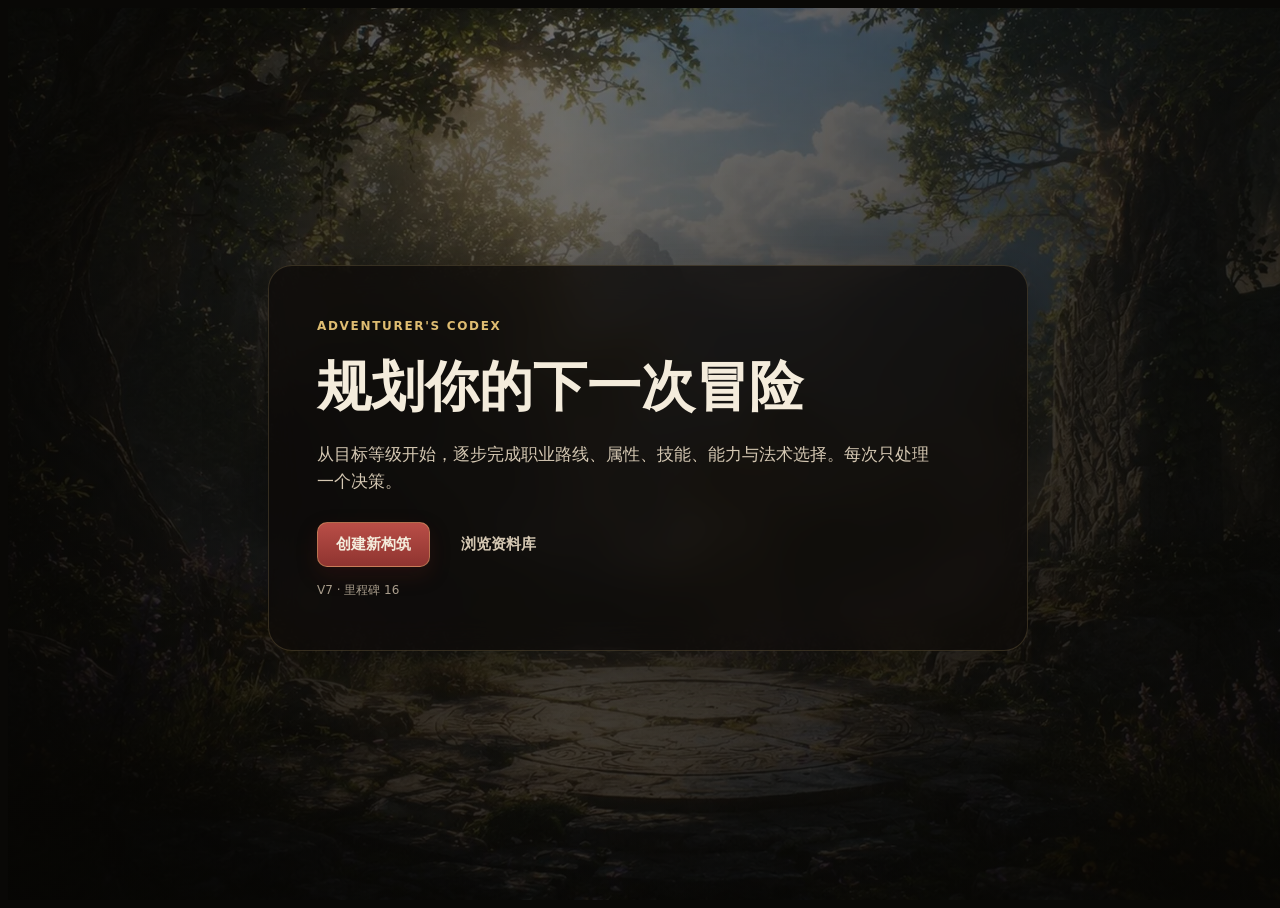
<file: index.html>
<!DOCTYPE html>
<html lang="zh-CN">
<head>
  <meta charset="UTF-8">
  <meta name="viewport" content="width=device-width, initial-scale=1, viewport-fit=cover">
  <meta name="theme-color" content="#0c0b09">
  <meta name="description" content="按等级规划博德之门 3 职业路线、属性、技能、能力与法术。">
  <title>博德之门 3 · 构筑规划器 V7 M28</title>
  <link rel="preload" as="image" href="./assets/images/fantasy-forest.webp" type="image/webp">
  <link rel="stylesheet" href="./assets/css/tokens.css">
  <link rel="stylesheet" href="./assets/css/base.css">
  <link rel="stylesheet" href="./assets/css/shell.css">
  <link rel="stylesheet" href="./assets/css/components.css">
  <link rel="stylesheet" href="./assets/css/views.css">
  <link rel="stylesheet" href="./assets/css/responsive.css">
  <link rel="stylesheet" href="./assets/css/mobile.css">
  <link rel="stylesheet" href="./assets/css/desktop.css">
  <link rel="stylesheet" href="./assets/css/character-sheet.css">
  <link rel="stylesheet" href="./assets/css/m19-mobile-spells.css">
  <link rel="stylesheet" href="./assets/css/m20-mobile-spell-cards.css">
  <link rel="stylesheet" href="./assets/css/m21-icons-and-sheet.css">
  <link rel="stylesheet" href="./assets/css/m22-spell-progression.css">
  <link rel="stylesheet" href="./assets/css/m23-spell-learning.css">
  <link rel="stylesheet" href="./assets/css/m24-spell-learning.css">
  <link rel="stylesheet" href="./assets/css/m26-resource-model.css">
  <link rel="stylesheet" href="./assets/css/m27-desktop-balance.css">
  <link rel="stylesheet" href="./assets/css/m28-spell-priority.css">
</head>
<body>
  <div id="app" aria-live="polite"></div>
  <div id="overlay-root"></div>
  <div id="toast-root" aria-live="polite" aria-atomic="true"></div>
  <script type="module" src="./assets/js/app.js"></script>
  <script type="module" src="./assets/js/patches/m19-mobile-spells.js"></script>
  <script type="module" src="./assets/js/patches/m24-spell-learning.js"></script>
  <script type="module" src="./assets/js/patches/m26-resource-model.js"></script>
  <script type="module" src="./assets/js/patches/m28-spell-priority.js"></script>
</body>
</html>
</file>
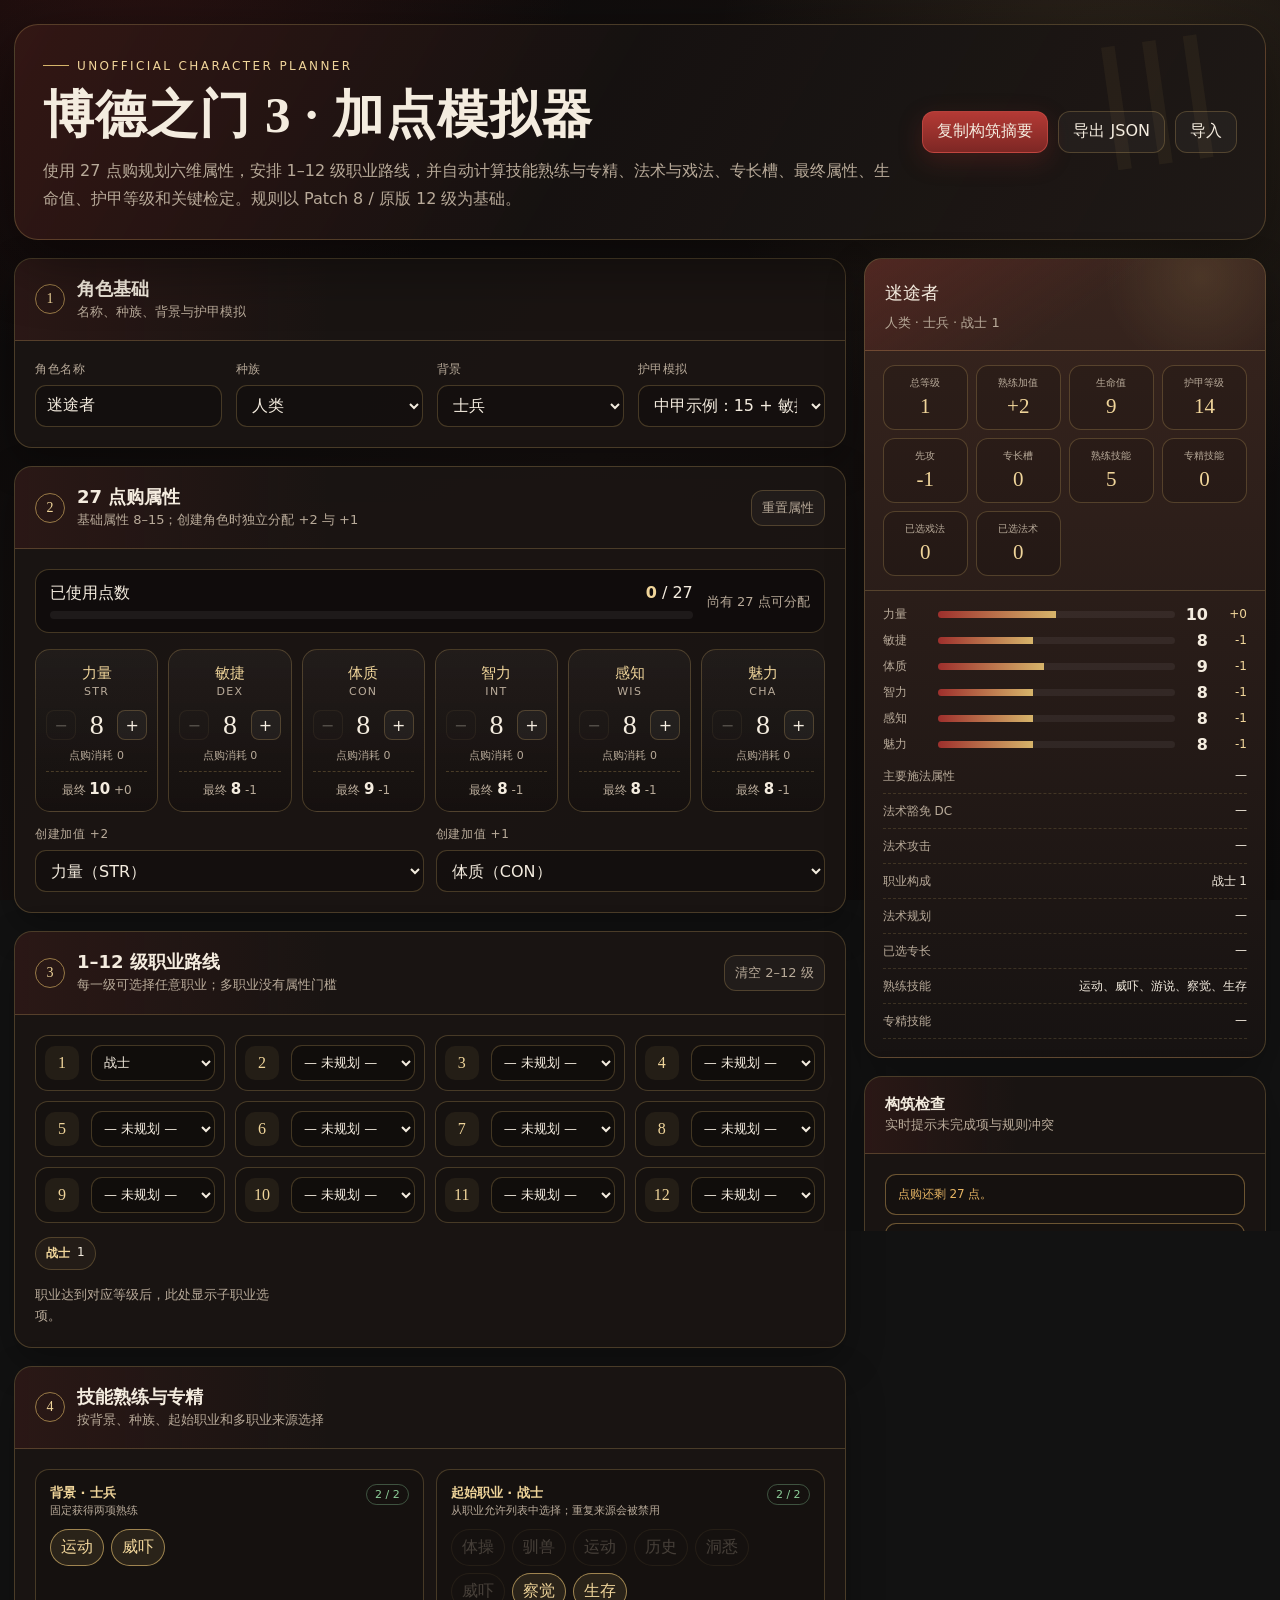
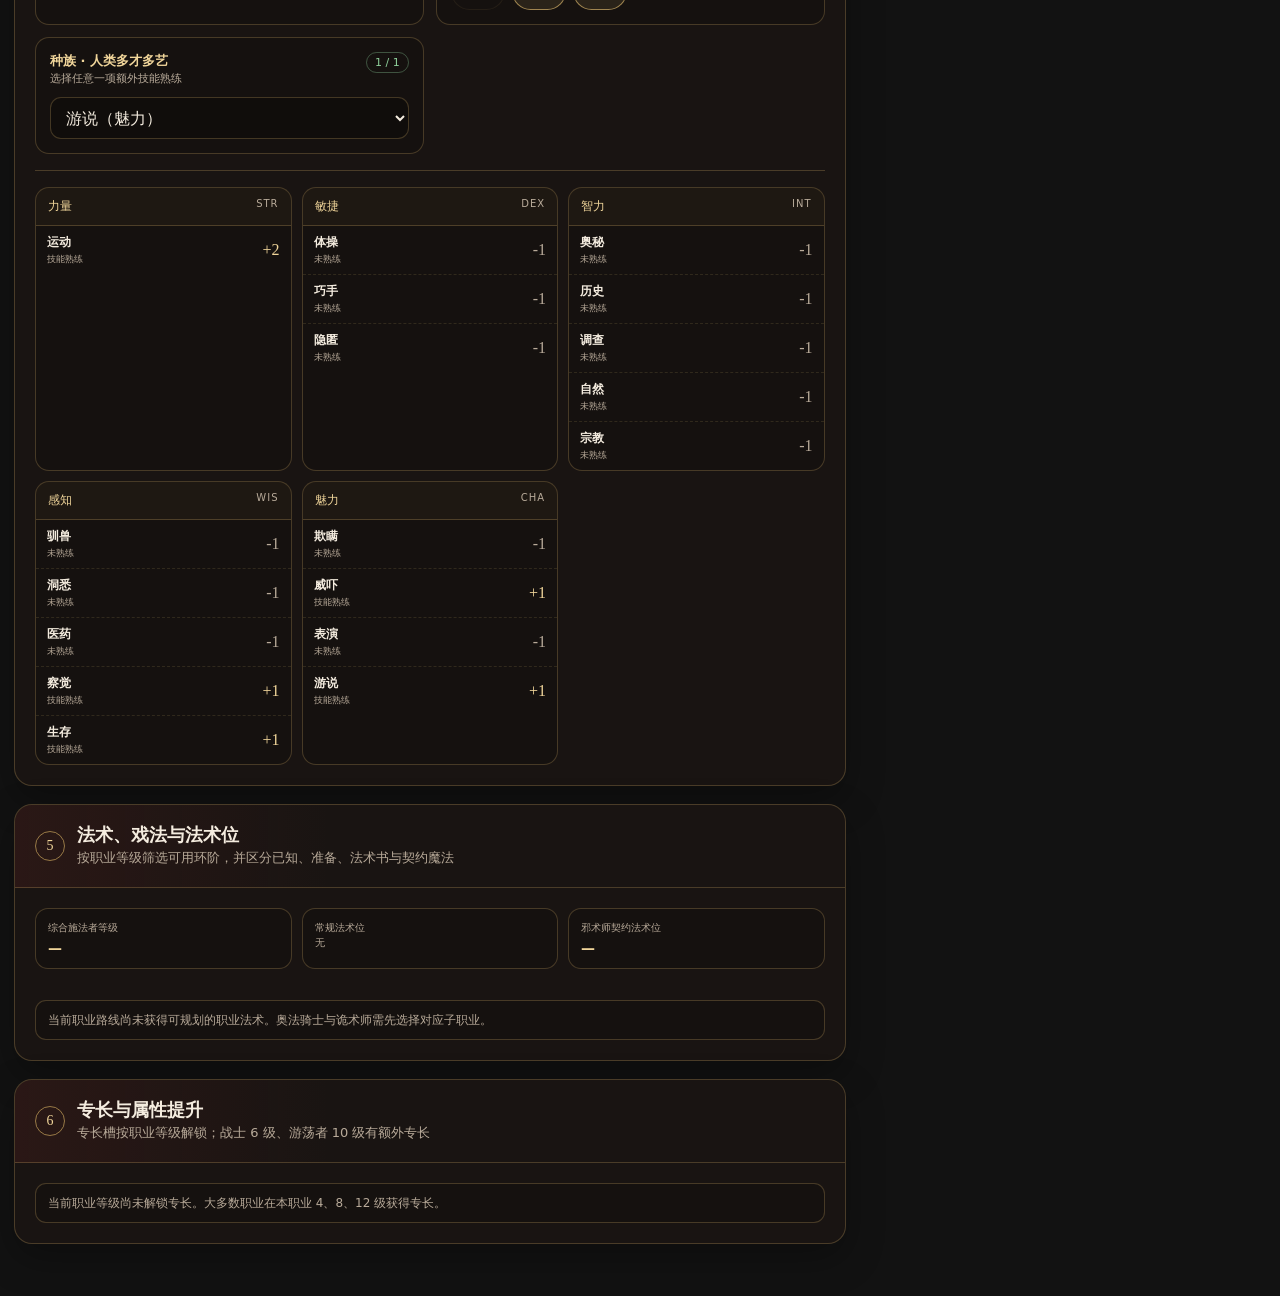
<file: bg3_build_planner_spells_mobile.html>
<!DOCTYPE html>
<html lang="zh-CN">
<head>
  <meta charset="UTF-8" />
  <meta name="viewport" content="width=device-width, initial-scale=1, viewport-fit=cover" />
  <meta name="color-scheme" content="dark" />
  <title>博德之门 3｜加点模拟器</title>
  <style>
    :root {
      --bg:#0d0b0b; --panel:rgba(27,22,20,.95); --panel2:rgba(38,30,27,.9);
      --line:rgba(201,164,96,.28); --line2:rgba(220,181,101,.62);
      --gold:#d6b46a; --gold2:#f0d59a; --red:#9e2f2c; --red2:#c64a43;
      --text:#f4ecdf; --muted:#b8aa99; --good:#8ecf9a; --warn:#e5b463; --bad:#e17872;
      --shadow:0 20px 65px rgba(0,0,0,.45); --radius:18px;
    }
    *{box-sizing:border-box} html{scroll-behavior:smooth}
    body{margin:0;min-height:100vh;color:var(--text);font-family:Inter,"Noto Sans SC","Microsoft YaHei",system-ui,sans-serif;background:radial-gradient(circle at 10% -10%,rgba(158,47,44,.22),transparent 30%),radial-gradient(circle at 88% 10%,rgba(214,180,106,.12),transparent 30%),linear-gradient(135deg,#0a0909,#15100f 48%,#0c0b0b);background-attachment:fixed}
    body:before{content:"";position:fixed;inset:0;pointer-events:none;opacity:.17;background-image:linear-gradient(rgba(255,255,255,.02) 1px,transparent 1px),linear-gradient(90deg,rgba(255,255,255,.015) 1px,transparent 1px);background-size:46px 46px;mask-image:radial-gradient(circle at center,black,transparent 92%)}
    button,select,input{font:inherit} button{color:inherit} option{background:#201a18}
    .app{width:min(1540px,calc(100% - 28px));margin:auto;padding:24px 0 52px}
    .hero{position:relative;overflow:hidden;display:grid;grid-template-columns:1fr auto;gap:22px;align-items:center;padding:26px 28px;border:1px solid var(--line);border-radius:24px;background:linear-gradient(120deg,rgba(70,24,21,.56),rgba(21,17,16,.88) 46%,rgba(31,25,22,.96)),var(--panel);box-shadow:var(--shadow)}
    .hero:after{content:"Ⅲ";position:absolute;right:22px;top:-34px;font:170px Georgia,serif;color:rgba(214,180,106,.06);transform:rotate(-8deg)}
    .eyebrow{display:inline-flex;gap:8px;align-items:center;color:var(--gold2);font-size:12px;letter-spacing:.2em;text-transform:uppercase}.eyebrow:before{content:"";width:26px;height:1px;background:var(--gold)}
    h1{margin:8px 0 7px;font:700 clamp(30px,4vw,54px) Georgia,"Noto Serif SC",serif;letter-spacing:.02em}.hero p{margin:0;max-width:860px;color:var(--muted);line-height:1.75}
    .hero-actions,.toolbar{display:flex;flex-wrap:wrap;gap:10px;position:relative;z-index:2}
    .btn{min-height:42px;border:1px solid var(--line);border-radius:12px;padding:9px 14px;background:rgba(255,255,255,.035);cursor:pointer;transition:.2s}.btn:hover{transform:translateY(-1px);border-color:var(--line2);background:rgba(214,180,106,.09)}.btn.primary{border-color:rgba(198,74,67,.76);background:linear-gradient(#b43a35,#7d2724);box-shadow:0 8px 24px rgba(158,47,44,.25)}.btn.small{min-height:36px;padding:7px 10px;font-size:13px}.btn.ghost{color:var(--muted)}
    .layout{display:grid;grid-template-columns:minmax(0,1.55fr) minmax(360px,.75fr);gap:18px;margin-top:18px;align-items:start}.main-stack,.side-stack{display:grid;gap:18px}.side-stack{position:sticky;top:16px}
    .card{overflow:hidden;border:1px solid var(--line);border-radius:var(--radius);background:var(--panel);box-shadow:0 14px 38px rgba(0,0,0,.28)}
    .card-header{display:flex;align-items:center;justify-content:space-between;gap:18px;padding:18px 20px;border-bottom:1px solid var(--line);background:linear-gradient(90deg,rgba(158,47,44,.13),transparent 38%)}
    .card-title{display:flex;align-items:center;gap:12px}.step{display:grid;place-items:center;flex:0 0 auto;width:30px;height:30px;border:1px solid var(--line2);border-radius:50%;color:var(--gold2);font:14px Georgia,serif}.card h2,.card h3{margin:0}.card h2{font-size:18px}.card h3{font-size:15px}.subtle{color:var(--muted);font-size:13px;line-height:1.65}.card-body{padding:20px}
    .field-grid{display:grid;grid-template-columns:repeat(4,minmax(0,1fr));gap:14px}label.field{display:grid;gap:7px}.label{color:var(--muted);font-size:12px;letter-spacing:.05em}
    input[type=text],select{width:100%;min-height:42px;padding:9px 11px;color:var(--text);border:1px solid var(--line);border-radius:11px;outline:none;background:rgba(0,0,0,.22);transition:.2s}input:focus,select:focus{border-color:var(--gold);box-shadow:0 0 0 3px rgba(214,180,106,.1)}
    .point-buy-top{display:flex;justify-content:space-between;align-items:center;gap:14px;margin-bottom:16px;padding:13px 14px;border:1px solid var(--line);border-radius:14px;background:rgba(13,11,11,.72)}.point-meter{flex:1}.point-meter-row{display:flex;justify-content:space-between;gap:10px;margin-bottom:7px}.point-number{color:var(--gold2)}.meter{height:8px;overflow:hidden;border-radius:99px;background:rgba(255,255,255,.06)}.meter span{display:block;height:100%;width:0;border-radius:inherit;background:linear-gradient(90deg,#7d2724,#d6b46a);transition:.25s}
    .ability-grid{display:grid;grid-template-columns:repeat(6,minmax(118px,1fr));gap:10px}.ability{padding:14px 10px 12px;border:1px solid var(--line);border-radius:15px;background:linear-gradient(rgba(255,255,255,.035),rgba(0,0,0,.16));text-align:center}.ability-name{color:var(--gold2);font:15px Georgia,"Noto Serif SC",serif}.ability-code{margin-top:2px;color:var(--muted);font-size:11px;letter-spacing:.12em}.score-control{display:grid;grid-template-columns:30px 1fr 30px;gap:5px;align-items:center;margin:12px 0 8px}.score-btn{width:30px;height:30px;border:1px solid var(--line);border-radius:8px;background:rgba(255,255,255,.04);cursor:pointer}.score-btn:disabled{opacity:.28;cursor:not-allowed}.score{font:28px/1 Georgia,serif}.ability-cost{color:var(--muted);font-size:11px}.ability-final{margin-top:8px;padding-top:8px;border-top:1px dashed var(--line);color:var(--muted);font-size:12px}.ability-final b{color:var(--text);font-size:15px}.bonus-grid{display:grid;grid-template-columns:1fr 1fr;gap:12px;margin-top:14px}
    .level-grid{display:grid;grid-template-columns:repeat(4,minmax(0,1fr));gap:10px}.level-row{display:grid;grid-template-columns:38px minmax(0,1fr);gap:8px;align-items:center;padding:9px;border:1px solid var(--line);border-radius:13px;background:rgba(0,0,0,.13)}.level-number{display:grid;place-items:center;width:34px;height:34px;border-radius:10px;color:var(--gold2);background:rgba(214,180,106,.08);font:16px Georgia,serif}.level-row select{min-width:0;min-height:36px;padding:7px 8px;font-size:13px}.class-summary{display:flex;flex-wrap:wrap;gap:8px;margin-top:14px}.class-chip{display:inline-flex;gap:7px;padding:7px 10px;border:1px solid var(--line);border-radius:99px;background:rgba(214,180,106,.055);font-size:12px}.class-chip b{color:var(--gold2)}.subclass-grid{display:grid;grid-template-columns:repeat(3,minmax(0,1fr));gap:10px;margin-top:14px}.subclass-item{display:grid;gap:7px;padding:12px;border:1px solid var(--line);border-radius:13px;background:rgba(0,0,0,.13)}.subclass-item strong{color:var(--gold2);font-size:13px}
    .skill-source-grid{display:grid;grid-template-columns:repeat(2,minmax(0,1fr));gap:12px}.skill-source{padding:14px;border:1px solid var(--line);border-radius:14px;background:rgba(0,0,0,.13)}.skill-source.wide{grid-column:1/-1}.skill-source-head{display:flex;align-items:flex-start;justify-content:space-between;gap:12px;margin-bottom:10px}.skill-source-title{color:var(--gold2);font-size:13px;font-weight:700}.source-detail{color:var(--muted);font-size:11px;line-height:1.55}.skill-counter{flex:0 0 auto;padding:3px 8px;border:1px solid var(--line);border-radius:99px;color:var(--muted);font-size:11px}.skill-counter.complete{color:var(--good);border-color:rgba(142,207,154,.35)}.choice-grid{display:flex;flex-wrap:wrap;gap:7px}.skill-choice{min-height:36px;padding:7px 10px;border:1px solid var(--line);border-radius:99px;color:var(--muted);background:rgba(255,255,255,.025);cursor:pointer}.skill-choice.selected{border-color:rgba(214,180,106,.68);color:var(--gold2);background:rgba(214,180,106,.11)}.skill-choice:disabled{opacity:.3;cursor:not-allowed}.expertise-grid{display:grid;grid-template-columns:repeat(2,minmax(0,1fr));gap:9px}.expertise-item{display:grid;gap:6px}.section-divider{height:1px;margin:16px 0;background:var(--line)}
    .skills-overview{display:grid;grid-template-columns:repeat(3,minmax(0,1fr));gap:10px}.skill-group{overflow:hidden;border:1px solid var(--line);border-radius:14px;background:rgba(0,0,0,.12)}.skill-group-title{display:flex;justify-content:space-between;padding:10px 12px;border-bottom:1px solid var(--line);color:var(--gold2);font-size:12px;background:rgba(214,180,106,.045)}.skill-group-title span:last-child{color:var(--muted);font-size:10px;letter-spacing:.1em}.skill-result{display:grid;grid-template-columns:minmax(0,1fr) auto;gap:10px;align-items:center;min-height:42px;padding:8px 11px;border-bottom:1px dashed rgba(214,180,106,.14)}.skill-result:last-child{border-bottom:0}.skill-result-name strong{display:block;font-size:12px}.skill-result-name span{display:block;margin-top:2px;color:var(--muted);font-size:9px;white-space:nowrap;overflow:hidden;text-overflow:ellipsis}.skill-result-bonus{min-width:33px;color:var(--muted);text-align:right;font:16px Georgia,serif}.skill-result.proficient .skill-result-bonus{color:var(--gold2)}.skill-result.expertise{background:rgba(158,47,44,.09)}.skill-result.expertise .skill-result-bonus{color:#f2bf89}
    .feat-list{display:grid;gap:10px}.feat-row{display:grid;grid-template-columns:110px minmax(170px,1fr) minmax(190px,1.2fr);gap:10px;align-items:center;padding:12px;border:1px solid var(--line);border-radius:13px;background:rgba(0,0,0,.13)}.feat-origin{color:var(--gold2);font-size:12px}.asi-controls{display:grid;grid-template-columns:1fr 1fr;gap:7px}.feat-note{color:var(--muted);font-size:11px;line-height:1.45}
    .summary-card{background:linear-gradient(rgba(58,38,31,.97),rgba(23,19,18,.98))}.identity{padding:22px 20px 17px;border-bottom:1px solid var(--line);background:radial-gradient(circle at 84% 20%,rgba(214,180,106,.12),transparent 28%),linear-gradient(145deg,rgba(158,47,44,.24),transparent 55%)}.identity-name{margin:0;font:25px Georgia,"Noto Serif SC",serif}.identity-meta{margin-top:7px;color:var(--muted);font-size:13px;line-height:1.65}.stat-grid{display:grid;grid-template-columns:repeat(4,1fr);gap:8px;padding:14px 18px;border-bottom:1px solid var(--line)}.mini-stat{padding:10px 7px;border:1px solid var(--line);border-radius:12px;text-align:center;background:rgba(0,0,0,.14)}.mini-stat span{display:block;color:var(--muted);font-size:10px}.mini-stat b{display:block;margin-top:4px;color:var(--gold2);font:21px Georgia,serif}.final-abilities{padding:14px 18px;display:grid;gap:7px}.final-row{display:grid;grid-template-columns:46px 1fr auto auto;align-items:center;gap:9px}.final-row .name{color:var(--muted);font-size:12px}.final-bar{height:7px;border-radius:99px;background:rgba(255,255,255,.06);overflow:hidden}.final-bar span{display:block;height:100%;background:linear-gradient(90deg,var(--red),var(--gold))}.final-score{min-width:24px;text-align:right;font-weight:700}.modifier{min-width:30px;color:var(--gold2);text-align:right;font-size:12px}.details{padding:0 18px 18px;display:grid;gap:9px}.detail-row{display:flex;justify-content:space-between;gap:14px;padding-bottom:8px;border-bottom:1px dashed rgba(214,180,106,.18);font-size:12px}.detail-row span:first-child{color:var(--muted)}.detail-row span:last-child{text-align:right}
    .warnings{display:grid;gap:8px}.notice{padding:10px 12px;border:1px solid var(--line);border-radius:11px;color:var(--muted);background:rgba(0,0,0,.13);font-size:12px;line-height:1.55}.notice.good{border-color:rgba(142,207,154,.35);color:var(--good)}.notice.warn{border-color:rgba(229,180,99,.42);color:var(--warn)}.notice.bad{border-color:rgba(225,120,114,.42);color:var(--bad)}.preset-grid{display:grid;grid-template-columns:repeat(2,1fr);gap:9px}.preset{padding:12px;border:1px solid var(--line);border-radius:13px;background:rgba(0,0,0,.13);cursor:pointer;text-align:left}.preset strong{display:block;color:var(--gold2);font-size:13px}.preset span{display:block;margin-top:5px;color:var(--muted);font-size:11px;line-height:1.45}.footer-note{margin-top:16px;color:#8f8275;font-size:11px;line-height:1.7;text-align:center}.toast{position:fixed;left:50%;bottom:26px;z-index:30;transform:translate(-50%,16px);padding:10px 14px;border:1px solid var(--line2);border-radius:12px;background:rgba(24,19,18,.96);opacity:0;pointer-events:none;transition:.25s;box-shadow:var(--shadow)}.toast.show{opacity:1;transform:translate(-50%,0)}.hidden{display:none!important}.mobile-step-nav,.mobile-summary-dock{display:none}

    .spell-overview{display:grid;grid-template-columns:repeat(3,minmax(0,1fr));gap:10px;margin-bottom:14px}.spell-overview-item{padding:12px;border:1px solid var(--line);border-radius:13px;background:rgba(0,0,0,.14)}.spell-overview-item span{display:block;color:var(--muted);font-size:10px}.spell-overview-item b{display:block;margin-top:5px;color:var(--gold2);font-size:14px}.spell-source-tabs,.spell-level-tabs{display:flex;gap:7px;overflow-x:auto;padding-bottom:5px;scrollbar-width:none}.spell-source-tabs::-webkit-scrollbar,.spell-level-tabs::-webkit-scrollbar{display:none}.spell-tab{flex:0 0 auto;min-height:36px;padding:7px 11px;border:1px solid var(--line);border-radius:99px;color:var(--muted);background:rgba(255,255,255,.025);cursor:pointer}.spell-tab.active{border-color:var(--line2);color:var(--gold2);background:rgba(214,180,106,.11)}.spell-panel{margin-top:12px}.spell-source-head{display:grid;grid-template-columns:minmax(0,1fr) auto;gap:12px;align-items:start;padding:14px;border:1px solid var(--line);border-radius:14px;background:linear-gradient(90deg,rgba(158,47,44,.11),rgba(0,0,0,.12))}.spell-source-name{color:var(--gold2);font-weight:700}.spell-source-meta{margin-top:5px;color:var(--muted);font-size:11px;line-height:1.6}.spell-counters{display:flex;flex-wrap:wrap;justify-content:flex-end;gap:6px}.spell-counter{padding:5px 8px;border:1px solid var(--line);border-radius:99px;color:var(--muted);font-size:10px}.spell-counter.complete{color:var(--good);border-color:rgba(142,207,154,.38)}.spell-toolbar{display:grid;grid-template-columns:minmax(0,1fr) auto;gap:10px;align-items:center;margin:12px 0}.spell-search{min-height:42px;padding:9px 12px;color:var(--text);border:1px solid var(--line);border-radius:11px;outline:none;background:rgba(0,0,0,.22)}.spell-search:focus{border-color:var(--gold);box-shadow:0 0 0 3px rgba(214,180,106,.1)}.spell-library{display:grid;grid-template-columns:repeat(2,minmax(0,1fr));gap:9px}.spell-card{overflow:hidden;border:1px solid var(--line);border-radius:14px;background:rgba(0,0,0,.14)}.spell-card.selected{border-color:rgba(214,180,106,.6);background:rgba(214,180,106,.07)}.spell-card.prepared{box-shadow:inset 3px 0 0 var(--red2)}.spell-select{display:grid;grid-template-columns:auto minmax(0,1fr);gap:10px;width:100%;padding:12px;border:0;background:transparent;text-align:left;cursor:pointer}.spell-check{display:grid;place-items:center;width:24px;height:24px;margin-top:1px;border:1px solid var(--line2);border-radius:8px;color:transparent;background:rgba(255,255,255,.025)}.spell-card.selected .spell-check{color:#1b1513;background:var(--gold2)}.spell-name{font-size:13px;font-weight:700}.spell-en{display:block;margin-top:2px;color:var(--muted);font-size:10px}.spell-tags{display:flex;flex-wrap:wrap;gap:5px;margin-top:8px}.spell-tag{padding:3px 6px;border-radius:6px;color:var(--muted);font-size:9px;background:rgba(255,255,255,.045)}.spell-tag.conc{color:var(--warn)}.spell-prepare{display:flex;align-items:center;justify-content:space-between;gap:10px;padding:9px 12px;border-top:1px dashed var(--line);color:var(--muted);font-size:10px}.spell-prepare button{min-height:32px;padding:6px 9px;border:1px solid var(--line);border-radius:9px;color:var(--muted);background:rgba(255,255,255,.025);cursor:pointer}.spell-prepare button.active{border-color:rgba(198,74,67,.68);color:#f3c4bd;background:rgba(158,47,44,.17)}.spell-card details{border-top:1px dashed var(--line)}.spell-card summary{padding:9px 12px;color:var(--muted);font-size:10px;cursor:pointer;list-style:none}.spell-card summary::-webkit-details-marker{display:none}.spell-card summary:after{content:'＋';float:right}.spell-card details[open] summary:after{content:'－'}.spell-desc{padding:0 12px 12px;color:#cdbfaf;font-size:11px;line-height:1.7}.spell-desc-meta{display:flex;flex-wrap:wrap;gap:6px;margin-top:8px}.spell-empty{grid-column:1/-1;padding:24px;border:1px dashed var(--line);border-radius:14px;color:var(--muted);text-align:center}.slot-pips{display:flex;flex-wrap:wrap;gap:6px}.slot-pip{padding:5px 8px;border:1px solid var(--line);border-radius:8px;color:var(--muted);font-size:10px}.slot-pip b{color:var(--gold2)}
    @media(max-width:1180px){.layout{grid-template-columns:1fr}.side-stack{position:static;grid-template-columns:1fr 1fr}.summary-card{grid-row:span 2}.field-grid{grid-template-columns:repeat(2,1fr)}.ability-grid{grid-template-columns:repeat(3,1fr)}}
    @media(max-width:820px){body{padding-bottom:calc(76px + env(safe-area-inset-bottom))}.app{width:100%;padding:0 9px 22px}.hero{grid-template-columns:1fr;gap:16px;padding:20px 16px;border-radius:0 0 20px 20px}.hero:after{right:-5px;font-size:126px}.hero p{display:-webkit-box;-webkit-line-clamp:3;-webkit-box-orient:vertical;overflow:hidden;font-size:13px}.hero-actions{display:grid;grid-template-columns:1fr 1fr;width:100%}.hero-actions .primary{grid-column:1/-1}.mobile-step-nav{position:sticky;top:0;z-index:18;display:flex;gap:7px;overflow-x:auto;padding:9px 2px;background:linear-gradient(rgba(13,11,11,.98),rgba(13,11,11,.88));backdrop-filter:blur(12px);scrollbar-width:none}.mobile-step-nav::-webkit-scrollbar{display:none}.mobile-step-nav a{flex:0 0 auto;padding:8px 11px;border:1px solid var(--line);border-radius:99px;color:var(--muted);text-decoration:none;font-size:12px;background:rgba(27,22,20,.92)}.layout{margin-top:8px}.main-stack,.side-stack{gap:12px}.card{border-radius:15px;scroll-margin-top:58px}.card-header{align-items:flex-start;flex-wrap:wrap;gap:10px;padding:15px 14px}.card-header>.btn{margin-left:42px}.card-body{padding:15px 14px}.field-grid,.subclass-grid,.skill-source-grid{grid-template-columns:1fr}.skill-source.wide{grid-column:auto}.spell-overview{grid-template-columns:1fr}.spell-library{grid-template-columns:1fr}.spell-toolbar{grid-template-columns:1fr}.spell-source-head{grid-template-columns:1fr}.spell-counters{justify-content:flex-start}.ability-grid{grid-template-columns:repeat(2,1fr)}.level-grid{grid-template-columns:repeat(2,1fr)}.feat-row{grid-template-columns:1fr}.side-stack{grid-template-columns:1fr}.summary-card{grid-row:auto}.skills-overview{grid-template-columns:repeat(2,1fr)}.mobile-summary-dock{position:fixed;left:8px;right:8px;bottom:max(8px,env(safe-area-inset-bottom));z-index:25;display:grid;grid-template-columns:repeat(3,1fr) auto;align-items:center;gap:5px;min-height:58px;padding:7px 8px;border:1px solid var(--line2);border-radius:16px;background:rgba(28,22,20,.96);box-shadow:0 16px 42px rgba(0,0,0,.55);backdrop-filter:blur(14px)}.dock-stat{text-align:center}.dock-stat span{display:block;color:var(--muted);font-size:9px}.dock-stat b{display:block;margin-top:2px;color:var(--gold2);font:16px Georgia,serif}.dock-link{padding:10px 12px;border-radius:11px;color:white;text-decoration:none;font-size:12px;background:linear-gradient(#b43a35,#7d2724)}.toast{bottom:calc(78px + env(safe-area-inset-bottom));max-width:calc(100% - 30px);text-align:center}}
    @media(max-width:480px){h1{font-size:29px}.eyebrow{font-size:10px}.card h2{font-size:16px}.field-grid,.bonus-grid,.preset-grid,.expertise-grid{grid-template-columns:1fr}.ability-grid{gap:8px}.ability{padding:12px 7px 10px}.score-control{grid-template-columns:36px 1fr 36px}.score-btn{width:36px;height:36px}.level-grid{grid-template-columns:repeat(2,minmax(0,1fr));gap:8px}.level-row{grid-template-columns:30px minmax(0,1fr);padding:7px}.level-number{width:30px}.level-row select{padding-left:6px;padding-right:5px;font-size:12px}.point-buy-top{align-items:flex-start;flex-direction:column}.stat-grid{grid-template-columns:repeat(2,1fr)}.skills-overview{gap:8px}.skill-result{padding:8px 9px}.detail-row span:last-child{max-width:66%}input[type=text],select{min-height:44px}.btn,.skill-choice,.spell-tab,.spell-select,.spell-prepare button{touch-action:manipulation}.spell-select{padding:13px 11px}.spell-source-tabs{margin-left:-2px;margin-right:-2px}}
  </style>
</head>
<body>
<main class="app">
  <section class="hero">
    <div><div class="eyebrow">Unofficial Character Planner</div><h1>博德之门 3 · 加点模拟器</h1><p>使用 27 点购规划六维属性，安排 1–12 级职业路线，并自动计算技能熟练与专精、法术与戏法、专长槽、最终属性、生命值、护甲等级和关键检定。规则以 Patch 8 / 原版 12 级为基础。</p></div>
    <div class="hero-actions"><button class="btn primary" id="copySummaryBtn">复制构筑摘要</button><button class="btn" id="exportBtn">导出 JSON</button><button class="btn" id="importBtn">导入</button><input class="hidden" type="file" id="importFile" accept="application/json" /></div>
  </section>
  <nav class="mobile-step-nav" aria-label="构筑步骤"><a href="#basicCard">基础</a><a href="#abilitiesCard">属性</a><a href="#levelsCard">职业</a><a href="#skillsCard">技能</a><a href="#spellsCard">法术</a><a href="#featsCard">专长</a><a href="#summaryCard">汇总</a></nav>
  <div class="layout">
    <div class="main-stack">
      <section class="card" id="basicCard"><div class="card-header"><div class="card-title"><span class="step">1</span><div><h2>角色基础</h2><div class="subtle">名称、种族、背景与护甲模拟</div></div></div></div><div class="card-body"><div class="field-grid"><label class="field"><span class="label">角色名称</span><input id="characterName" type="text" maxlength="24" /></label><label class="field"><span class="label">种族</span><select id="raceSelect"></select></label><label class="field"><span class="label">背景</span><select id="backgroundSelect"></select></label><label class="field"><span class="label">护甲模拟</span><select id="armorSelect"><option value="unarmored">无甲：10 + 敏捷</option><option value="light">轻甲示例：12 + 敏捷</option><option value="medium">中甲示例：15 + 敏捷（上限 +2）</option><option value="heavy">重甲示例：18</option></select></label></div></div></section>
      <section class="card" id="abilitiesCard"><div class="card-header"><div class="card-title"><span class="step">2</span><div><h2>27 点购属性</h2><div class="subtle">基础属性 8–15；创建角色时独立分配 +2 与 +1</div></div></div><button class="btn small ghost" id="resetAbilitiesBtn">重置属性</button></div><div class="card-body"><div class="point-buy-top"><div class="point-meter"><div class="point-meter-row"><span>已使用点数</span><span><b class="point-number" id="pointsUsed">0</b> / 27</span></div><div class="meter"><span id="pointMeterFill"></span></div></div><div class="subtle" id="pointStatus"></div></div><div class="ability-grid" id="abilityGrid"></div><div class="bonus-grid"><label class="field"><span class="label">创建加值 +2</span><select id="bonus2"></select></label><label class="field"><span class="label">创建加值 +1</span><select id="bonus1"></select></label></div></div></section>
      <section class="card" id="levelsCard"><div class="card-header"><div class="card-title"><span class="step">3</span><div><h2>1–12 级职业路线</h2><div class="subtle">每一级可选择任意职业；多职业没有属性门槛</div></div></div><button class="btn small ghost" id="clearLevelsBtn">清空 2–12 级</button></div><div class="card-body"><div class="level-grid" id="levelGrid"></div><div class="class-summary" id="classSummary"></div><div class="subclass-grid" id="subclassGrid"></div></div></section>
      <section class="card" id="skillsCard"><div class="card-header"><div class="card-title"><span class="step">4</span><div><h2>技能熟练与专精</h2><div class="subtle">按背景、种族、起始职业和多职业来源选择</div></div></div></div><div class="card-body"><div class="skill-source-grid" id="skillSources"></div><div class="section-divider"></div><div class="skills-overview" id="skillsOverview"></div></div></section>
      <section class="card" id="spellsCard"><div class="card-header"><div class="card-title"><span class="step">5</span><div><h2>法术、戏法与法术位</h2><div class="subtle">按职业等级筛选可用环阶，并区分已知、准备、法术书与契约魔法</div></div></div></div><div class="card-body"><div class="spell-overview" id="spellOverview"></div><div class="spell-source-tabs" id="spellSourceTabs"></div><div class="spell-panel" id="spellPlanner"></div></div></section>
      <section class="card" id="featsCard"><div class="card-header"><div class="card-title"><span class="step">6</span><div><h2>专长与属性提升</h2><div class="subtle">专长槽按职业等级解锁；战士 6 级、游荡者 10 级有额外专长</div></div></div></div><div class="card-body"><div class="feat-list" id="featList"></div></div></section>
    </div>
    <aside class="side-stack">
      <section class="card summary-card" id="summaryCard"><div class="identity"><h2 class="identity-name" id="summaryName"></h2><div class="identity-meta" id="summaryIdentity"></div></div><div class="stat-grid"><div class="mini-stat"><span>总等级</span><b id="totalLevel"></b></div><div class="mini-stat"><span>熟练加值</span><b id="profBonus"></b></div><div class="mini-stat"><span>生命值</span><b id="hpValue"></b></div><div class="mini-stat"><span>护甲等级</span><b id="acValue"></b></div><div class="mini-stat"><span>先攻</span><b id="initiativeValue"></b></div><div class="mini-stat"><span>专长槽</span><b id="featCount"></b></div><div class="mini-stat"><span>熟练技能</span><b id="skillCount"></b></div><div class="mini-stat"><span>专精技能</span><b id="expertiseCount"></b></div><div class="mini-stat"><span>已选戏法</span><b id="cantripCount"></b></div><div class="mini-stat"><span>已选法术</span><b id="spellCount"></b></div></div><div class="final-abilities" id="finalAbilities"></div><div class="details"><div class="detail-row"><span>主要施法属性</span><span id="castingAbility">—</span></div><div class="detail-row"><span>法术豁免 DC</span><span id="spellDC">—</span></div><div class="detail-row"><span>法术攻击</span><span id="spellAttack">—</span></div><div class="detail-row"><span>职业构成</span><span id="classBreakdown">—</span></div><div class="detail-row"><span>法术规划</span><span id="selectedSpells">—</span></div><div class="detail-row"><span>已选专长</span><span id="selectedFeats">—</span></div><div class="detail-row"><span>熟练技能</span><span id="selectedSkills">—</span></div><div class="detail-row"><span>专精技能</span><span id="selectedExpertise">—</span></div></div></section>
      <section class="card"><div class="card-header"><div class="card-title"><div><h3>构筑检查</h3><div class="subtle">实时提示未完成项与规则冲突</div></div></div></div><div class="card-body"><div class="warnings" id="warnings"></div></div></section>
      <section class="card"><div class="card-header"><div class="card-title"><div><h3>快速预设</h3><div class="subtle">点击载入，再自行微调</div></div></div></div><div class="card-body"><div class="preset-grid" id="presetGrid"></div></div></section>
      <section class="card"><div class="card-body"><div class="toolbar"><button class="btn small" id="saveBtn">保存到浏览器</button><button class="btn small" id="loadBtn">读取保存</button><button class="btn small ghost" id="resetAllBtn">全部重置</button></div><div class="footer-note">非官方玩家工具。通用种族选项未细分木精灵、岩侏儒等亚种；游侠宿敌/自然探索者、部分子职业固定法术、装备法术与卷轴抄录数量需自行补充考虑。</div></div></section>
    </aside>
  </div>
</main>
<div class="mobile-summary-dock"><div class="dock-stat"><span>等级</span><b id="mobileLevel">1</b></div><div class="dock-stat"><span>生命</span><b id="mobileHP">10</b></div><div class="dock-stat"><span>护甲</span><b id="mobileAC">15</b></div><a class="dock-link" href="#summaryCard">查看汇总</a></div>
<div class="toast" id="toast"></div>
<script>
const abilities=[{key:'str',name:'力量',code:'STR'},{key:'dex',name:'敏捷',code:'DEX'},{key:'con',name:'体质',code:'CON'},{key:'int',name:'智力',code:'INT'},{key:'wis',name:'感知',code:'WIS'},{key:'cha',name:'魅力',code:'CHA'}];
const skills=[{key:'athletics',name:'运动',ability:'str'},{key:'acrobatics',name:'体操',ability:'dex'},{key:'sleight',name:'巧手',ability:'dex'},{key:'stealth',name:'隐匿',ability:'dex'},{key:'arcana',name:'奥秘',ability:'int'},{key:'history',name:'历史',ability:'int'},{key:'investigation',name:'调查',ability:'int'},{key:'nature',name:'自然',ability:'int'},{key:'religion',name:'宗教',ability:'int'},{key:'animal',name:'驯兽',ability:'wis'},{key:'insight',name:'洞悉',ability:'wis'},{key:'medicine',name:'医药',ability:'wis'},{key:'perception',name:'察觉',ability:'wis'},{key:'survival',name:'生存',ability:'wis'},{key:'deception',name:'欺瞒',ability:'cha'},{key:'intimidation',name:'威吓',ability:'cha'},{key:'performance',name:'表演',ability:'cha'},{key:'persuasion',name:'游说',ability:'cha'}];
const backgrounds={acolyte:{name:'侍僧',skills:['insight','religion']},charlatan:{name:'骗子',skills:['deception','sleight']},criminal:{name:'罪犯',skills:['deception','stealth']},entertainer:{name:'艺人',skills:['acrobatics','performance']},folkHero:{name:'平民英雄',skills:['animal','survival']},guildArtisan:{name:'公会工匠',skills:['insight','persuasion']},hauntedOne:{name:'幽灵缠身者',skills:['intimidation','medicine']},noble:{name:'贵族',skills:['history','persuasion']},outlander:{name:'化外之民',skills:['athletics','survival']},sage:{name:'智者',skills:['arcana','history']},soldier:{name:'士兵',skills:['athletics','intimidation']},urchin:{name:'流浪儿',skills:['sleight','stealth']}};
const classes={barbarian:{name:'野蛮人',hitDie:12,hpGain:7,casting:null,subclassAt:3,subclasses:['狂战士','荒蛮之心','狂野魔法','巨人道途']},bard:{name:'吟游诗人',hitDie:8,hpGain:5,casting:'cha',subclassAt:3,subclasses:['逸闻学院','勇气学院','剑刃学院','魅惑学院']},cleric:{name:'牧师',hitDie:8,hpGain:5,casting:'wis',subclassAt:1,subclasses:['生命领域','光明领域','诡术领域','知识领域','自然领域','风暴领域','战争领域','死亡领域']},druid:{name:'德鲁伊',hitDie:8,hpGain:5,casting:'wis',subclassAt:2,subclasses:['大地结社','月亮结社','孢子结社','星辰结社']},fighter:{name:'战士',hitDie:10,hpGain:6,casting:null,subclassAt:3,subclasses:['战斗大师','勇士','奥法骑士','奥术射手']},monk:{name:'武僧',hitDie:8,hpGain:5,casting:'wis',subclassAt:3,subclasses:['散打宗','暗影宗','四象宗','醉拳宗']},paladin:{name:'圣武士',hitDie:10,hpGain:6,casting:'cha',subclassAt:1,subclasses:['古贤之誓','奉献之誓','复仇之誓','破誓者','王冠之誓']},ranger:{name:'游侠',hitDie:10,hpGain:6,casting:'wis',subclassAt:3,subclasses:['猎人','驯兽师','幽域追踪者','虫群守护者']},rogue:{name:'游荡者',hitDie:8,hpGain:5,casting:null,subclassAt:3,subclasses:['诡术师','刺客','盗贼','剑客']},sorcerer:{name:'术士',hitDie:6,hpGain:4,casting:'cha',subclassAt:1,subclasses:['龙族血脉','狂野魔法','风暴术法','暗影魔法']},warlock:{name:'邪术师',hitDie:8,hpGain:5,casting:'cha',subclassAt:1,subclasses:['邪魔宗主','旧日支配者','至高妖精','咒刃']},wizard:{name:'法师',hitDie:6,hpGain:4,casting:'int',subclassAt:2,subclasses:['防护学派','咒法学派','预言学派','惑控学派','塑能学派','死灵学派','幻术学派','变化学派','剑咏']}};
const races=['人类','精灵','卓尔','半精灵','半兽人','提夫林','矮人','侏儒','半身人','吉斯洋基人','龙裔'];
const allSkillKeys=skills.map(s=>s.key);
const classSkillRules={barbarian:{count:2,list:['animal','athletics','intimidation','nature','perception','survival'],multiclass:0},bard:{count:3,list:allSkillKeys,multiclass:1},cleric:{count:2,list:['history','insight','medicine','persuasion','religion'],multiclass:2},druid:{count:2,list:['animal','arcana','insight','medicine','nature','perception','religion','survival'],multiclass:0},fighter:{count:2,list:['acrobatics','animal','athletics','history','insight','intimidation','perception','survival'],multiclass:0},monk:{count:2,list:['acrobatics','athletics','history','insight','religion','stealth'],multiclass:0},paladin:{count:2,list:['athletics','insight','intimidation','medicine','persuasion','religion'],multiclass:0},ranger:{count:3,list:['animal','athletics','insight','investigation','nature','perception','stealth','survival'],multiclass:1},rogue:{count:4,list:['acrobatics','athletics','deception','insight','intimidation','investigation','perception','performance','persuasion','sleight','stealth'],multiclass:1},sorcerer:{count:2,list:['arcana','deception','insight','intimidation','persuasion','religion'],multiclass:0},warlock:{count:2,list:['arcana','deception','history','intimidation','investigation','religion'],multiclass:0},wizard:{count:2,list:['arcana','history','insight','investigation','medicine','religion'],multiclass:0}};
const racialFixedSkills={'精灵':['perception'],'卓尔':['perception'],'半兽人':['intimidation']};
const feats={none:{name:'未选择',note:'请选择专长或属性提升。'},asi:{name:'属性提升',note:'分配 2 点属性，可投入同一属性或拆分。'},alert:{name:'警觉',note:'先攻 +5。'},athlete:{name:'运动健将',note:'半专长；本模拟器不自动附加其 +1。'},dual:{name:'双持客',note:'允许双持非轻型武器。'},gwm:{name:'巨武器大师',note:'重武器高风险高伤害路线。'},lucky:{name:'幸运',note:'获得幸运点。'},mobile:{name:'灵活移动',note:'提高移动速度。'},resilient:{name:'坚韧',note:'属性与豁免熟练不自动计算。'},savage:{name:'凶蛮打手',note:'近战伤害骰取更优结果。'},sentinel:{name:'哨兵',note:'强化借机攻击与控场。'},sharpshooter:{name:'神射手',note:'远程高风险高伤害路线。'},spellSniper:{name:'法术狙击手',note:'降低法术重击阈值。'},tavern:{name:'酒馆斗殴者',note:'徒手与投掷构筑核心；+1 不自动计算。'},tough:{name:'强健',note:'每个角色等级额外 2 点生命值。'},warCaster:{name:'战地施法者',note:'专注检定优势。'}};
const pointCosts={8:0,9:1,10:2,11:3,12:4,13:5,14:7,15:9};
const spellData=[{"key":"acidSplash","name":"酸液飞溅","en":"Acid Splash","level":0,"school":"咒法","classes":["sorcerer","wizard"],"desc":"投掷酸液，目标敏捷豁免失败时受到酸蚀伤害；高等级伤害提升。","action":"动作","range":"18m","duration":"立即","concentration":false,"ritual":false},{"key":"bladeWard","name":"剑刃防护","en":"Blade Ward","level":0,"school":"防护","classes":["bard","cleric","sorcerer","warlock","wizard"],"desc":"短时间获得对武器造成的钝击、穿刺和挥砍伤害抗性。","action":"动作","range":"自身","duration":"2回合","concentration":false,"ritual":false},{"key":"boneChill","name":"冻寒之触","en":"Bone Chill","level":0,"school":"死灵","classes":["cleric","sorcerer","warlock","wizard"],"desc":"造成死灵伤害并暂时阻止目标恢复生命；对不死生物还有额外压制效果。","action":"动作","range":"18m","duration":"立即","concentration":false,"ritual":false},{"key":"boomingBlade","name":"轰雷剑","en":"Booming Blade","level":0,"school":"塑能","classes":["sorcerer","warlock","wizard"],"desc":"以近战武器攻击并附加雷鸣共振；目标随后移动会受到额外雷鸣伤害。","action":"动作","range":"近战武器","duration":"立即","concentration":false,"ritual":false},{"key":"greenFlameBlade","name":"绿焰剑","en":"Green-Flame Blade","level":0,"school":"塑能","classes":["sorcerer","warlock","wizard"],"desc":"以武器攻击一个目标，并让绿色火焰跃向附近的第二个敌人。","action":"动作","range":"近战武器","duration":"立即","concentration":false,"ritual":false},{"key":"dancingLights","name":"舞光术","en":"Dancing Lights","level":0,"school":"塑能","classes":["bard","sorcerer","wizard"],"desc":"制造可移动的魔法光源，照亮黑暗区域。","action":"动作","range":"18m","duration":"10回合","concentration":true,"ritual":false},{"key":"eldritchBlast","name":"魔能爆","en":"Eldritch Blast","level":0,"school":"塑能","classes":["warlock"],"desc":"发射力场射线造成力场伤害；角色等级提高后射线数量增加。","action":"动作","range":"18m","duration":"立即","concentration":false,"ritual":false},{"key":"fireBolt","name":"火焰箭","en":"Fire Bolt","level":0,"school":"塑能","classes":["sorcerer","wizard"],"desc":"发射火焰弹造成火焰伤害，也能点燃易燃表面。","action":"动作","range":"18m","duration":"立即","concentration":false,"ritual":false},{"key":"friends","name":"交友术","en":"Friends","level":0,"school":"惑控","classes":["bard","sorcerer","warlock","wizard"],"desc":"在对话检定中获得对目标的魅力优势；效果结束后目标可能意识到被操控。","action":"动作","range":"9m","duration":"10回合","concentration":true,"ritual":false},{"key":"guidance","name":"神导术","en":"Guidance","level":0,"school":"预言","classes":["cleric","druid"],"desc":"让目标在一次属性检定中额外获得 1d4 加值。","action":"动作","range":"触及","duration":"10回合","concentration":true,"ritual":false},{"key":"light","name":"光亮术","en":"Light","level":0,"school":"塑能","classes":["bard","cleric","sorcerer","wizard"],"desc":"使一个物体持续发光，适合没有黑暗视觉的队伍。","action":"动作","range":"触及","duration":"长休","concentration":false,"ritual":false},{"key":"mageHand","name":"法师之手","en":"Mage Hand","level":0,"school":"咒法","classes":["bard","sorcerer","warlock","wizard"],"desc":"召唤一只幽灵之手，可移动、投掷或操作部分物体。","action":"动作","range":"18m","duration":"10回合","concentration":false,"ritual":false},{"key":"minorIllusion","name":"次级幻影","en":"Minor Illusion","level":0,"school":"幻术","classes":["bard","sorcerer","warlock","wizard"],"desc":"制造声音或幻影吸引附近生物注意，用于潜行与引怪。","action":"动作","range":"18m","duration":"10回合","concentration":false,"ritual":false},{"key":"poisonSpray","name":"毒气喷溅","en":"Poison Spray","level":0,"school":"咒法","classes":["druid","sorcerer","warlock","wizard"],"desc":"近距离喷出毒雾，体质豁免失败时造成毒素伤害。","action":"动作","range":"3m","duration":"立即","concentration":false,"ritual":false},{"key":"produceFlame","name":"燃火术","en":"Produce Flame","level":0,"school":"咒法","classes":["cleric","druid"],"desc":"在手中产生火焰用于照明，也可投掷造成火焰伤害。","action":"动作","range":"自身 / 9m","duration":"长休","concentration":false,"ritual":false},{"key":"rayOfFrost","name":"冷冻射线","en":"Ray of Frost","level":0,"school":"塑能","classes":["sorcerer","wizard"],"desc":"造成寒冷伤害并降低目标移动速度。","action":"动作","range":"18m","duration":"立即","concentration":false,"ritual":false},{"key":"resistance","name":"抗性术","en":"Resistance","level":0,"school":"防护","classes":["cleric","druid"],"desc":"让目标下一次豁免检定额外获得 1d4 加值。","action":"动作","range":"触及","duration":"10回合","concentration":true,"ritual":false},{"key":"sacredFlame","name":"圣火术","en":"Sacred Flame","level":0,"school":"塑能","classes":["cleric"],"desc":"以神圣火焰攻击目标；目标进行敏捷豁免，失败时受到光耀伤害。","action":"动作","range":"18m","duration":"立即","concentration":false,"ritual":false},{"key":"shillelagh","name":"橡棍术","en":"Shillelagh","level":0,"school":"变化","classes":["druid"],"desc":"强化木棍或法杖，使其使用施法属性进行攻击并提高伤害。","action":"附赠动作","range":"自身","duration":"10回合","concentration":false,"ritual":false},{"key":"shockingGrasp","name":"电爪","en":"Shocking Grasp","level":0,"school":"塑能","classes":["sorcerer","wizard"],"desc":"近距离电击目标；对金属护甲目标更易命中，并阻止其进行反应。","action":"动作","range":"触及","duration":"立即","concentration":false,"ritual":false},{"key":"thornWhip","name":"荆棘之鞭","en":"Thorn Whip","level":0,"school":"变化","classes":["druid"],"desc":"用荆棘藤造成穿刺伤害，并将目标拉向施法者。","action":"动作","range":"9m","duration":"立即","concentration":false,"ritual":false},{"key":"tollTheDead","name":"丧钟鸣响","en":"Toll the Dead","level":0,"school":"死灵","classes":["cleric","warlock","wizard"],"desc":"迫使目标进行感知豁免；受伤目标会承受更高的死灵伤害。","action":"动作","range":"18m","duration":"立即","concentration":false,"ritual":false},{"key":"trueStrike","name":"克敌机先","en":"True Strike","level":0,"school":"预言","classes":["bard","sorcerer","warlock","wizard"],"desc":"短暂洞悉目标弱点，为下一次攻击创造优势。","action":"动作","range":"18m","duration":"2回合","concentration":true,"ritual":false},{"key":"viciousMockery","name":"恶毒嘲笑","en":"Vicious Mockery","level":0,"school":"惑控","classes":["bard"],"desc":"造成心灵伤害，并使目标下一次攻击处于劣势。","action":"动作","range":"18m","duration":"立即","concentration":false,"ritual":false},{"key":"thaumaturgy","name":"奇术","en":"Thaumaturgy","level":0,"school":"变化","classes":["cleric"],"desc":"强化嗓音与威势，在威吓和表演检定中获得优势。","action":"动作","range":"自身","duration":"10回合","concentration":false,"ritual":false},{"key":"wordOfRadiance","name":"光耀圣言","en":"Word of Radiance","level":0,"school":"塑能","classes":["cleric"],"desc":"释放近身光耀爆发，伤害周围未通过体质豁免的敌人。","action":"动作","range":"自身 3m","duration":"立即","concentration":false,"ritual":false},{"key":"animalFriendship","name":"动物交谈友善","en":"Animal Friendship","level":1,"school":"惑控","classes":["bard","druid","ranger"],"desc":"魅惑野兽，使其暂时不把施法者视为敌人。","action":"动作","range":"18m","duration":"10回合","concentration":false,"ritual":false},{"key":"armourOfAgathys","name":"阿迦蒂斯之铠","en":"Armour of Agathys","level":1,"school":"防护","classes":["warlock"],"desc":"获得临时生命值；近战攻击者会受到寒冷反伤。","action":"动作","range":"自身","duration":"长休","concentration":false,"ritual":false},{"key":"bane","name":"灾祸术","en":"Bane","level":1,"school":"惑控","classes":["bard","cleric"],"desc":"最多使三个敌人的攻击和豁免降低 1d4。","action":"动作","range":"18m","duration":"10回合","concentration":true,"ritual":false},{"key":"bless","name":"祝福术","en":"Bless","level":1,"school":"惑控","classes":["cleric","paladin"],"desc":"最多使三个友军的攻击与豁免增加 1d4。","action":"动作","range":"18m","duration":"10回合","concentration":true,"ritual":false},{"key":"burningHands","name":"燃烧之手","en":"Burning Hands","level":1,"school":"塑能","classes":["sorcerer","wizard"],"desc":"向前方锥形区域喷出火焰；敏捷豁免可减半伤害。","action":"动作","range":"5m锥形","duration":"立即","concentration":false,"ritual":false},{"key":"charmPerson","name":"魅惑人类","en":"Charm Person","level":1,"school":"惑控","classes":["bard","druid","sorcerer","warlock","wizard"],"desc":"魅惑类人生物，使其在对话或短期互动中更友善。","action":"动作","range":"18m","duration":"10回合","concentration":false,"ritual":false},{"key":"chromaticOrb","name":"繁彩球","en":"Chromatic Orb","level":1,"school":"塑能","classes":["sorcerer","wizard"],"desc":"选择酸、冰、火、雷、电或毒属性发射元素球，并产生对应表面。","action":"动作","range":"18m","duration":"立即","concentration":false,"ritual":false},{"key":"command","name":"命令术","en":"Command","level":1,"school":"惑控","classes":["cleric","paladin"],"desc":"以单字命令迫使目标靠近、逃跑、倒地、丢弃武器或停止行动。","action":"动作","range":"18m","duration":"1回合","concentration":false,"ritual":false},{"key":"createWater","name":"造水术","en":"Create Water","level":1,"school":"变化","classes":["cleric","druid"],"desc":"制造水面或清除部分火焰；潮湿状态能强化电与冰伤害。","action":"动作","range":"9m区域","duration":"立即","concentration":false,"ritual":false},{"key":"cureWounds","name":"疗伤术","en":"Cure Wounds","level":1,"school":"塑能","classes":["bard","cleric","druid","paladin","ranger"],"desc":"触碰恢复较多生命值，但需要靠近目标。","action":"动作","range":"触及","duration":"立即","concentration":false,"ritual":false},{"key":"disguiseSelf","name":"易容术","en":"Disguise Self","level":1,"school":"幻术","classes":["bard","sorcerer","warlock","wizard"],"desc":"改变外貌与体型，可影响种族对话、通行和部分互动。","action":"动作","range":"自身","duration":"长休","concentration":false,"ritual":true},{"key":"dissonantWhispers","name":"不谐低语","en":"Dissonant Whispers","level":1,"school":"惑控","classes":["bard"],"desc":"造成心灵伤害并让目标因恐惧而逃离。","action":"动作","range":"18m","duration":"立即","concentration":false,"ritual":false},{"key":"divineFavour","name":"神恩","en":"Divine Favour","level":1,"school":"塑能","classes":["paladin"],"desc":"武器攻击附加光耀伤害。","action":"附赠动作","range":"自身","duration":"10回合","concentration":true,"ritual":false},{"key":"ensnaringStrike","name":"诱捕打击","en":"Ensnaring Strike","level":1,"school":"咒法","classes":["ranger"],"desc":"下一次武器命中用荆棘束缚目标，并持续造成伤害。","action":"附赠动作","range":"自身","duration":"10回合","concentration":true,"ritual":false},{"key":"entangle","name":"纠缠术","en":"Entangle","level":1,"school":"咒法","classes":["druid","ranger"],"desc":"在区域内生成藤蔓，可能让敌人陷入束缚并制造困难地形。","action":"动作","range":"18m区域","duration":"10回合","concentration":true,"ritual":false},{"key":"expeditiousRetreat","name":"脚底抹油","en":"Expeditious Retreat","level":1,"school":"变化","classes":["sorcerer","warlock","wizard"],"desc":"可持续用附赠动作疾走，适合拉开距离或快速转场。","action":"动作","range":"自身","duration":"长休","concentration":true,"ritual":false},{"key":"faerieFire","name":"妖火","en":"Faerie Fire","level":1,"school":"塑能","classes":["bard","druid"],"desc":"标记区域内目标，攻击被标记者获得优势，并显露隐形单位。","action":"动作","range":"18m区域","duration":"10回合","concentration":true,"ritual":false},{"key":"falseLife","name":"虚假生命","en":"False Life","level":1,"school":"死灵","classes":["sorcerer","wizard"],"desc":"获得临时生命值，提高开战前的生存能力。","action":"动作","range":"自身","duration":"长休","concentration":false,"ritual":false},{"key":"featherFall","name":"羽落术","en":"Feather Fall","level":1,"school":"变化","classes":["bard","sorcerer","wizard"],"desc":"让附近队友免疫坠落伤害，适合探索和高低差战斗。","action":"反应","range":"9m","duration":"10回合","concentration":false,"ritual":true},{"key":"findFamiliar","name":"寻找魔宠","en":"Find Familiar","level":1,"school":"咒法","classes":["wizard"],"desc":"召唤魔宠进行侦察、触发机关或提供战斗辅助。","action":"动作","range":"18m","duration":"长休","concentration":false,"ritual":true},{"key":"fogCloud","name":"云雾术","en":"Fog Cloud","level":1,"school":"咒法","classes":["druid","ranger","sorcerer","wizard"],"desc":"制造重度遮蔽云雾，阻断远程视线与多数指定目标法术。","action":"动作","range":"18m区域","duration":"10回合","concentration":true,"ritual":false},{"key":"goodberry","name":"神莓术","en":"Goodberry","level":1,"school":"变化","classes":["druid","ranger"],"desc":"生成可食用浆果，提供少量治疗并可在战后分配。","action":"动作","range":"自身","duration":"长休","concentration":false,"ritual":false},{"key":"grease","name":"油腻术","en":"Grease","level":1,"school":"咒法","classes":["wizard"],"desc":"制造可燃烧的油面，敌人可能滑倒。","action":"动作","range":"18m区域","duration":"10回合","concentration":false,"ritual":false},{"key":"guidingBolt","name":"曳光弹","en":"Guiding Bolt","level":1,"school":"塑能","classes":["cleric"],"desc":"造成光耀伤害，并让下一次对目标的攻击获得优势。","action":"动作","range":"18m","duration":"立即","concentration":false,"ritual":false},{"key":"hailOfThorns","name":"荆棘之雨","en":"Hail of Thorns","level":1,"school":"咒法","classes":["ranger"],"desc":"下一次远程武器命中在目标周围爆发荆棘伤害。","action":"附赠动作","range":"自身","duration":"10回合","concentration":true,"ritual":false},{"key":"healingWord","name":"治愈真言","en":"Healing Word","level":1,"school":"塑能","classes":["bard","cleric","druid"],"desc":"用附赠动作远程治疗，适合把倒地队友快速拉起。","action":"附赠动作","range":"18m","duration":"立即","concentration":false,"ritual":false},{"key":"hellishRebuke","name":"炼狱叱喝","en":"Hellish Rebuke","level":1,"school":"塑能","classes":["warlock"],"desc":"被攻击后以反应对攻击者造成火焰伤害。","action":"反应","range":"18m","duration":"立即","concentration":false,"ritual":false},{"key":"heroism","name":"英雄气概","en":"Heroism","level":1,"school":"惑控","classes":["bard","paladin"],"desc":"使目标免疫恐慌，并每回合获得少量临时生命值。","action":"动作","range":"触及","duration":"10回合","concentration":true,"ritual":false},{"key":"hex","name":"脆弱诅咒","en":"Hex","level":1,"school":"惑控","classes":["warlock"],"desc":"诅咒目标，使你的攻击附加死灵伤害，并让一种属性检定处于劣势。","action":"附赠动作","range":"18m","duration":"长休","concentration":true,"ritual":false},{"key":"huntersMark","name":"猎人印记","en":"Hunter's Mark","level":1,"school":"预言","classes":["ranger"],"desc":"标记目标，使武器攻击附加伤害；目标死亡后可转移标记。","action":"附赠动作","range":"18m","duration":"长休","concentration":true,"ritual":false},{"key":"iceKnife","name":"冰刃术","en":"Ice Knife","level":1,"school":"咒法","classes":["druid","sorcerer","wizard"],"desc":"投掷冰刃造成穿刺伤害，随后爆炸造成范围寒冷伤害。","action":"动作","range":"18m","duration":"立即","concentration":false,"ritual":false},{"key":"inflictWounds","name":"致伤术","en":"Inflict Wounds","level":1,"school":"死灵","classes":["cleric"],"desc":"近距离造成高额死灵伤害。","action":"动作","range":"触及","duration":"立即","concentration":false,"ritual":false},{"key":"enhanceLeap","name":"强化跳跃","en":"Enhance Leap","level":1,"school":"变化","classes":["druid","ranger","sorcerer","wizard"],"desc":"大幅提高目标跳跃距离，探索与战斗位移都非常实用。","action":"动作","range":"触及","duration":"10回合","concentration":false,"ritual":true},{"key":"longstrider","name":"大步奔行","en":"Longstrider","level":1,"school":"变化","classes":["bard","druid","ranger","wizard"],"desc":"提高目标移动速度，持续到长休且不需要专注。","action":"动作","range":"触及","duration":"长休","concentration":false,"ritual":true},{"key":"mageArmour","name":"法师护甲","en":"Mage Armour","level":1,"school":"防护","classes":["sorcerer","wizard"],"desc":"未穿护甲时把基础护甲等级设为 13 + 敏捷调整值。","action":"动作","range":"触及","duration":"长休","concentration":false,"ritual":false},{"key":"magicMissile","name":"魔法飞弹","en":"Magic Missile","level":1,"school":"塑能","classes":["sorcerer","wizard"],"desc":"发射必中力场飞弹，可集中或分配给多个目标。","action":"动作","range":"18m","duration":"立即","concentration":false,"ritual":false},{"key":"protectionEvilGood","name":"防护善恶","en":"Protection from Evil and Good","level":1,"school":"防护","classes":["cleric","paladin","warlock","wizard"],"desc":"保护目标免受异怪、天界、元素、妖精、邪魔与不死生物影响。","action":"动作","range":"触及","duration":"长休","concentration":true,"ritual":false},{"key":"rayOfSickness","name":"致病射线","en":"Ray of Sickness","level":1,"school":"死灵","classes":["sorcerer","wizard"],"desc":"造成毒素伤害，并可能使目标中毒。","action":"动作","range":"18m","duration":"立即","concentration":false,"ritual":false},{"key":"sanctuary","name":"庇护术","en":"Sanctuary","level":1,"school":"防护","classes":["cleric"],"desc":"敌人难以直接攻击被庇护目标；目标主动攻击会结束效果。","action":"附赠动作","range":"18m","duration":"10回合","concentration":false,"ritual":false},{"key":"searingSmite","name":"灼热斩","en":"Searing Smite","level":1,"school":"塑能","classes":["paladin"],"desc":"下一次近战命中附加火焰伤害，并可能持续燃烧。","action":"附赠动作","range":"自身","duration":"10回合","concentration":true,"ritual":false},{"key":"shield","name":"护盾术","en":"Shield","level":1,"school":"防护","classes":["sorcerer","wizard"],"desc":"受到攻击时以反应大幅提高护甲等级，并免疫魔法飞弹。","action":"反应","range":"自身","duration":"1回合","concentration":false,"ritual":false},{"key":"shieldOfFaith","name":"虔诚护盾","en":"Shield of Faith","level":1,"school":"防护","classes":["cleric","paladin"],"desc":"使目标护甲等级 +2。","action":"附赠动作","range":"18m","duration":"长休","concentration":true,"ritual":false},{"key":"sleep","name":"睡眠术","en":"Sleep","level":1,"school":"惑控","classes":["bard","sorcerer","wizard"],"desc":"按当前生命值总量使范围内生物沉睡；对低血量敌人尤其有效。","action":"动作","range":"18m区域","duration":"2回合","concentration":false,"ritual":false},{"key":"speakAnimals","name":"动物交谈","en":"Speak with Animals","level":1,"school":"预言","classes":["bard","druid","ranger","warlock"],"desc":"获得与动物对话能力，持续到长休。","action":"动作","range":"自身","duration":"长休","concentration":false,"ritual":true},{"key":"hideousLaughter","name":"塔莎狂笑术","en":"Tasha's Hideous Laughter","level":1,"school":"惑控","classes":["bard","wizard"],"desc":"使目标狂笑倒地并失去行动，受伤时可尝试挣脱。","action":"动作","range":"18m","duration":"10回合","concentration":true,"ritual":false},{"key":"thunderousSmite","name":"雷鸣斩","en":"Thunderous Smite","level":1,"school":"塑能","classes":["paladin"],"desc":"下一次近战命中附加雷鸣伤害，并可能击退、击倒目标。","action":"附赠动作","range":"自身","duration":"10回合","concentration":true,"ritual":false},{"key":"thunderwave","name":"雷鸣波","en":"Thunderwave","level":1,"school":"塑能","classes":["bard","druid","sorcerer","wizard"],"desc":"释放近身冲击波造成雷鸣伤害并推开敌人。","action":"动作","range":"5m立方","duration":"立即","concentration":false,"ritual":false},{"key":"witchBolt","name":"巫术箭","en":"Witch Bolt","level":1,"school":"塑能","classes":["sorcerer","warlock","wizard"],"desc":"以电弧连接目标，之后可持续用动作造成闪电伤害。","action":"动作","range":"18m","duration":"10回合","concentration":true,"ritual":false},{"key":"wrathfulSmite","name":"激怒斩","en":"Wrathful Smite","level":1,"school":"塑能","classes":["paladin"],"desc":"下一次近战命中附加心灵伤害，并可能使目标恐慌。","action":"附赠动作","range":"自身","duration":"10回合","concentration":true,"ritual":false},{"key":"aid","name":"援助术","en":"Aid","level":2,"school":"防护","classes":["cleric","paladin"],"desc":"提高多名友军的当前与最大生命值，持续到长休。","action":"动作","range":"9m","duration":"长休","concentration":false,"ritual":false},{"key":"arcaneLock","name":"秘法锁","en":"Arcane Lock","level":2,"school":"防护","classes":["wizard"],"desc":"以魔法封锁门或容器，提高开启难度。","action":"动作","range":"触及","duration":"长休","concentration":false,"ritual":false},{"key":"barkskin","name":"树肤术","en":"Barkskin","level":2,"school":"变化","classes":["druid","ranger"],"desc":"使目标护甲等级至少为 16。","action":"动作","range":"触及","duration":"长休","concentration":true,"ritual":false},{"key":"blindness","name":"目盲术","en":"Blindness","level":2,"school":"死灵","classes":["bard","cleric","sorcerer","wizard"],"desc":"使目标失明，不需要专注；体质豁免可抵抗。","action":"动作","range":"18m","duration":"10回合","concentration":false,"ritual":false},{"key":"blur","name":"朦胧术","en":"Blur","level":2,"school":"幻术","classes":["sorcerer","wizard"],"desc":"让攻击者难以看清你，针对你的攻击通常处于劣势。","action":"动作","range":"自身","duration":"10回合","concentration":true,"ritual":false},{"key":"brandingSmite","name":"印记斩","en":"Branding Smite","level":2,"school":"塑能","classes":["paladin"],"desc":"下一次武器命中附加光耀伤害，并使隐形目标显形。","action":"附赠动作","range":"自身","duration":"10回合","concentration":true,"ritual":false},{"key":"calmEmotions","name":"安定心神","en":"Calm Emotions","level":2,"school":"惑控","classes":["bard","cleric"],"desc":"压制范围内生物的魅惑、恐慌或敌意。","action":"动作","range":"18m区域","duration":"10回合","concentration":true,"ritual":false},{"key":"cloudDaggers","name":"匕首之云","en":"Cloud of Daggers","level":2,"school":"咒法","classes":["bard","sorcerer","warlock","wizard"],"desc":"创造持续旋转的刀刃区域，对进入或停留其中的生物造成伤害。","action":"动作","range":"18m区域","duration":"10回合","concentration":true,"ritual":false},{"key":"crownMadness","name":"疯狂冠冕","en":"Crown of Madness","level":2,"school":"惑控","classes":["bard","sorcerer","warlock","wizard"],"desc":"控制类人生物攻击附近目标，但需要持续维持。","action":"动作","range":"18m","duration":"10回合","concentration":true,"ritual":false},{"key":"darkness","name":"黑暗术","en":"Darkness","level":2,"school":"塑能","classes":["sorcerer","warlock","wizard"],"desc":"制造魔法黑暗，普通黑暗视觉无法看穿。","action":"动作","range":"18m区域","duration":"10回合","concentration":true,"ritual":false},{"key":"darkvision","name":"黑暗视觉","en":"Darkvision","level":2,"school":"变化","classes":["druid","ranger","sorcerer","wizard"],"desc":"赋予目标黑暗视觉，持续到长休。","action":"动作","range":"触及","duration":"长休","concentration":false,"ritual":false},{"key":"detectThoughts","name":"侦测思想","en":"Detect Thoughts","level":2,"school":"预言","classes":["bard","sorcerer","wizard"],"desc":"读取附近生物的表层思想，并解锁部分对话选项。","action":"动作","range":"自身","duration":"长休","concentration":true,"ritual":true},{"key":"enhanceAbility","name":"强化属性","en":"Enhance Ability","level":2,"school":"变化","classes":["bard","cleric","druid","sorcerer"],"desc":"让目标某一类属性检定获得优势，并附带对应增益。","action":"动作","range":"触及","duration":"长休","concentration":true,"ritual":false},{"key":"enlargeReduce","name":"变巨/缩小术","en":"Enlarge/Reduce","level":2,"school":"变化","classes":["bard","druid","sorcerer","wizard"],"desc":"改变目标体型、武器伤害和力量检定表现。","action":"动作","range":"18m","duration":"10回合","concentration":true,"ritual":false},{"key":"flamingSphere","name":"炽焰法球","en":"Flaming Sphere","level":2,"school":"咒法","classes":["druid","wizard"],"desc":"召唤可移动火球，撞击敌人并照亮区域。","action":"动作","range":"18m","duration":"10回合","concentration":true,"ritual":false},{"key":"gustWind","name":"造风术","en":"Gust of Wind","level":2,"school":"塑能","classes":["druid","sorcerer","wizard"],"desc":"吹出强风推开敌人并清除云雾。","action":"动作","range":"12m直线","duration":"立即","concentration":false,"ritual":false},{"key":"heatMetal","name":"灼热金属","en":"Heat Metal","level":2,"school":"变化","classes":["bard","druid"],"desc":"加热金属装备持续造成火焰伤害，并可能迫使目标丢弃武器。","action":"动作","range":"18m","duration":"10回合","concentration":true,"ritual":false},{"key":"holdPerson","name":"人类定身术","en":"Hold Person","level":2,"school":"惑控","classes":["bard","cleric","druid","sorcerer","warlock","wizard"],"desc":"使类人生物麻痹；近距离命中麻痹目标通常会造成重击。","action":"动作","range":"18m","duration":"10回合","concentration":true,"ritual":false},{"key":"invisibility","name":"隐形术","en":"Invisibility","level":2,"school":"幻术","classes":["bard","sorcerer","warlock","wizard"],"desc":"使目标隐形；攻击或施法通常会结束效果。","action":"动作","range":"触及","duration":"10回合","concentration":true,"ritual":false},{"key":"knock","name":"敲击术","en":"Knock","level":2,"school":"变化","classes":["bard","sorcerer","wizard"],"desc":"立即打开普通锁具，无需巧手检定。","action":"动作","range":"18m","duration":"立即","concentration":false,"ritual":false},{"key":"lesserRestoration","name":"次级复原术","en":"Lesser Restoration","level":2,"school":"防护","classes":["bard","cleric","druid","paladin","ranger"],"desc":"移除疾病、失明、麻痹或中毒等状态。","action":"动作","range":"触及","duration":"立即","concentration":false,"ritual":false},{"key":"magicWeapon","name":"魔化武器","en":"Magic Weapon","level":2,"school":"变化","classes":["paladin","wizard"],"desc":"使武器成为魔法武器并提高攻击与伤害。","action":"动作","range":"触及","duration":"长休","concentration":true,"ritual":false},{"key":"acidArrow","name":"梅尔夫强酸箭","en":"Melf's Acid Arrow","level":2,"school":"塑能","classes":["wizard"],"desc":"造成即时酸蚀伤害，并在下一回合继续腐蚀目标。","action":"动作","range":"18m","duration":"立即","concentration":false,"ritual":false},{"key":"mirrorImage","name":"镜影术","en":"Mirror Image","level":2,"school":"幻术","classes":["sorcerer","warlock","wizard"],"desc":"制造三个镜像，提高闪避攻击的能力，不需要专注。","action":"动作","range":"自身","duration":"10回合","concentration":false,"ritual":false},{"key":"mistyStep","name":"迷踪步","en":"Misty Step","level":2,"school":"咒法","classes":["sorcerer","warlock","wizard"],"desc":"以附赠动作传送到视野内空地，是极强的战斗位移手段。","action":"附赠动作","range":"18m","duration":"立即","concentration":false,"ritual":false},{"key":"moonbeam","name":"月华之光","en":"Moonbeam","level":2,"school":"塑能","classes":["druid"],"desc":"召唤可移动的光耀光柱，持续伤害区域内敌人。","action":"动作","range":"18m区域","duration":"10回合","concentration":true,"ritual":false},{"key":"passTrace","name":"行动无踪","en":"Pass Without Trace","level":2,"school":"防护","classes":["druid","ranger"],"desc":"让附近队伍成员的隐匿检定大幅提高。","action":"动作","range":"自身光环","duration":"长休","concentration":true,"ritual":false},{"key":"phantasmalForce","name":"魅影之力","en":"Phantasmal Force","level":2,"school":"幻术","classes":["bard","sorcerer","wizard"],"desc":"制造只有目标感知到的幻象，持续造成心灵伤害。","action":"动作","range":"18m","duration":"10回合","concentration":true,"ritual":false},{"key":"prayerHealing","name":"群体治愈祷言","en":"Prayer of Healing","level":2,"school":"塑能","classes":["cleric"],"desc":"在非战斗状态一次治疗多名队友。","action":"动作","range":"9m","duration":"立即","concentration":false,"ritual":false},{"key":"protectionPoison","name":"防护毒素","en":"Protection from Poison","level":2,"school":"防护","classes":["cleric","druid","paladin","ranger"],"desc":"解除中毒，并让目标对毒素伤害与中毒效果更有抗性。","action":"动作","range":"触及","duration":"长休","concentration":false,"ritual":false},{"key":"rayEnfeeblement","name":"衰弱射线","en":"Ray of Enfeeblement","level":2,"school":"死灵","classes":["warlock","wizard"],"desc":"削弱目标力量，使其武器攻击伤害降低。","action":"动作","range":"18m","duration":"10回合","concentration":true,"ritual":false},{"key":"scorchingRay","name":"灼热射线","en":"Scorching Ray","level":2,"school":"塑能","classes":["sorcerer","wizard"],"desc":"发射多道火焰射线，可集中爆发或分散攻击。","action":"动作","range":"18m","duration":"立即","concentration":false,"ritual":false},{"key":"seeInvisibility","name":"识破隐形","en":"See Invisibility","level":2,"school":"预言","classes":["bard","sorcerer","wizard"],"desc":"获得看见隐形生物的能力，持续到长休。","action":"动作","range":"自身","duration":"长休","concentration":false,"ritual":false},{"key":"shatter","name":"粉碎音波","en":"Shatter","level":2,"school":"塑能","classes":["bard","sorcerer","warlock","wizard"],"desc":"在区域内造成雷鸣伤害；无机物和构装体通常更脆弱。","action":"动作","range":"18m区域","duration":"立即","concentration":false,"ritual":false},{"key":"silence","name":"沉默术","en":"Silence","level":2,"school":"幻术","classes":["bard","cleric","ranger"],"desc":"制造无法发声的区域，阻止多数带有言语成分的法术。","action":"动作","range":"18m区域","duration":"100回合","concentration":true,"ritual":true},{"key":"spikeGrowth","name":"荆棘丛生","en":"Spike Growth","level":2,"school":"变化","classes":["druid","ranger"],"desc":"制造隐蔽荆棘地形，移动其中会持续受到穿刺伤害。","action":"动作","range":"18m区域","duration":"100回合","concentration":true,"ritual":false},{"key":"spiritualWeapon","name":"灵体武器","en":"Spiritual Weapon","level":2,"school":"塑能","classes":["cleric"],"desc":"以附赠动作召唤灵体武器，独立移动并攻击，不需要专注。","action":"附赠动作","range":"18m","duration":"10回合","concentration":false,"ritual":false},{"key":"web","name":"蛛网术","en":"Web","level":2,"school":"咒法","classes":["sorcerer","wizard"],"desc":"制造可燃烧的蛛网区域，可能束缚其中生物。","action":"动作","range":"18m区域","duration":"10回合","concentration":true,"ritual":false},{"key":"shadowBlade","name":"暗影剑","en":"Shadow Blade","level":2,"school":"幻术","classes":["sorcerer","warlock","wizard"],"desc":"召唤造成心灵伤害的暗影武器，在昏暗环境下更强。","action":"附赠动作","range":"自身","duration":"10回合","concentration":true,"ritual":false},{"key":"animateDead","name":"操纵死尸","en":"Animate Dead","level":3,"school":"死灵","classes":["cleric","wizard"],"desc":"将尸体转化为骷髅或僵尸仆从。","action":"动作","range":"3m","duration":"长休","concentration":false,"ritual":false},{"key":"beaconHope","name":"希望信标","en":"Beacon of Hope","level":3,"school":"防护","classes":["cleric"],"desc":"让友军在感知豁免和死亡豁免上获得优势，并使治疗取最大值。","action":"动作","range":"9m","duration":"10回合","concentration":true,"ritual":false},{"key":"bestowCurse","name":"降咒","en":"Bestow Curse","level":3,"school":"死灵","classes":["bard","cleric","wizard"],"desc":"施加可选诅咒，削弱目标检定、行动或承受额外伤害。","action":"动作","range":"触及","duration":"10回合","concentration":true,"ritual":false},{"key":"callLightning","name":"召雷术","en":"Call Lightning","level":3,"school":"咒法","classes":["druid"],"desc":"召唤雷云，并可在后续回合重复落雷。","action":"动作","range":"18m区域","duration":"10回合","concentration":true,"ritual":false},{"key":"counterspell","name":"法术反制","en":"Counterspell","level":3,"school":"防护","classes":["sorcerer","warlock","wizard"],"desc":"以反应中断敌人正在施放的法术。","action":"反应","range":"18m","duration":"立即","concentration":false,"ritual":false},{"key":"daylight","name":"昼明术","en":"Daylight","level":3,"school":"塑能","classes":["cleric","druid","paladin","sorcerer"],"desc":"制造强光并驱散部分魔法黑暗。","action":"动作","range":"18m","duration":"长休","concentration":false,"ritual":false},{"key":"dispelMagic","name":"解除魔法","en":"Dispel Magic","level":3,"school":"防护","classes":["bard","cleric","druid","paladin","sorcerer","warlock","wizard"],"desc":"终止目标身上的法术效果或区域魔法。","action":"动作","range":"18m","duration":"立即","concentration":false,"ritual":false},{"key":"elementalWeapon","name":"元素武器","en":"Elemental Weapon","level":3,"school":"变化","classes":["paladin"],"desc":"使武器获得命中加值并附加所选元素伤害。","action":"动作","range":"触及","duration":"长休","concentration":true,"ritual":false},{"key":"fear","name":"恐惧术","en":"Fear","level":3,"school":"幻术","classes":["bard","sorcerer","warlock","wizard"],"desc":"锥形区域内敌人可能恐慌、丢下武器并逃跑。","action":"动作","range":"9m锥形","duration":"10回合","concentration":true,"ritual":false},{"key":"fireball","name":"火球术","en":"Fireball","level":3,"school":"塑能","classes":["sorcerer","warlock","wizard"],"desc":"经典大范围火焰爆炸，敏捷豁免成功时伤害减半。","action":"动作","range":"18m区域","duration":"立即","concentration":false,"ritual":false},{"key":"fly","name":"飞行术","en":"Fly","level":3,"school":"变化","classes":["sorcerer","warlock","wizard"],"desc":"赋予飞行能力，跨越地形并获得立体机动性。","action":"动作","range":"触及","duration":"10回合","concentration":true,"ritual":false},{"key":"gaseousForm","name":"气化形体","en":"Gaseous Form","level":3,"school":"变化","classes":["sorcerer","warlock","wizard"],"desc":"让目标化为气体，获得飞行和多种抗性，但无法正常攻击。","action":"动作","range":"触及","duration":"长休","concentration":true,"ritual":false},{"key":"glyphWarding","name":"守卫刻文","en":"Glyph of Warding","level":3,"school":"防护","classes":["bard","cleric","wizard"],"desc":"在区域布置可选元素爆炸、雷鸣冲击或睡眠刻文。","action":"动作","range":"9m区域","duration":"立即","concentration":false,"ritual":false},{"key":"haste","name":"加速术","en":"Haste","level":3,"school":"变化","classes":["sorcerer","wizard"],"desc":"提高护甲、速度与敏捷豁免，并提供额外动作；结束时会陷入迟滞。","action":"动作","range":"18m","duration":"10回合","concentration":true,"ritual":false},{"key":"hungerHadar","name":"哈达之饥渴","en":"Hunger of Hadar","level":3,"school":"咒法","classes":["warlock"],"desc":"制造黑暗寒冷区域，遮蔽视线并持续造成寒冷与酸蚀伤害。","action":"动作","range":"18m区域","duration":"10回合","concentration":true,"ritual":false},{"key":"hypnoticPattern","name":"催眠图纹","en":"Hypnotic Pattern","level":3,"school":"幻术","classes":["bard","sorcerer","warlock","wizard"],"desc":"大范围魅惑敌人，使其暂时无法行动；受伤会唤醒。","action":"动作","range":"18m区域","duration":"2回合","concentration":true,"ritual":false},{"key":"lightningBolt","name":"闪电束","en":"Lightning Bolt","level":3,"school":"塑能","classes":["sorcerer","wizard"],"desc":"沿直线造成高额闪电伤害；潮湿目标会承受更大压力。","action":"动作","range":"30m直线","duration":"立即","concentration":false,"ritual":false},{"key":"massHealingWord","name":"群体治愈真言","en":"Mass Healing Word","level":3,"school":"塑能","classes":["cleric"],"desc":"用附赠动作远程治疗多名友军。","action":"附赠动作","range":"18m","duration":"立即","concentration":false,"ritual":false},{"key":"plantGrowth","name":"植物滋长","en":"Plant Growth","level":3,"school":"变化","classes":["bard","druid","ranger"],"desc":"让大片区域植物疯长，极大降低地面移动速度。","action":"动作","range":"18m区域","duration":"永久","concentration":false,"ritual":false},{"key":"protectionEnergy","name":"防护能量","en":"Protection from Energy","level":3,"school":"防护","classes":["cleric","druid","ranger","sorcerer","wizard"],"desc":"让目标获得一种元素伤害抗性。","action":"动作","range":"触及","duration":"长休","concentration":true,"ritual":false},{"key":"removeCurse","name":"移除诅咒","en":"Remove Curse","level":3,"school":"防护","classes":["cleric","paladin","warlock","wizard"],"desc":"解除目标或物品上的诅咒。","action":"动作","range":"触及","duration":"立即","concentration":false,"ritual":false},{"key":"revivify","name":"回生术","en":"Revivify","level":3,"school":"死灵","classes":["cleric","paladin"],"desc":"让近期死亡的队友以少量生命值复活。","action":"动作","range":"9m","duration":"立即","concentration":false,"ritual":false},{"key":"sleetStorm","name":"冰雨暴","en":"Sleet Storm","level":3,"school":"咒法","classes":["druid","sorcerer","wizard"],"desc":"制造大范围冰面与暴雨，打断专注并让单位容易滑倒。","action":"动作","range":"18m区域","duration":"10回合","concentration":true,"ritual":false},{"key":"slow","name":"缓慢术","en":"Slow","level":3,"school":"变化","classes":["sorcerer","wizard"],"desc":"削弱多名敌人的护甲、敏捷豁免、移动与行动效率。","action":"动作","range":"18m区域","duration":"10回合","concentration":true,"ritual":false},{"key":"speakDead","name":"死者交谈","en":"Speak with Dead","level":3,"school":"死灵","classes":["bard","cleric","wizard"],"desc":"向有嘴且尸体较完整的死者提出问题，持续到长休。","action":"动作","range":"触及","duration":"长休","concentration":false,"ritual":true},{"key":"spiritGuardians","name":"灵体卫士","en":"Spirit Guardians","level":3,"school":"咒法","classes":["cleric"],"desc":"召唤环绕自身的灵体光环，减速并持续伤害附近敌人。","action":"动作","range":"自身光环","duration":"10回合","concentration":true,"ritual":false},{"key":"stinkingCloud","name":"臭云术","en":"Stinking Cloud","level":3,"school":"咒法","classes":["bard","sorcerer","warlock","wizard"],"desc":"制造恶臭云雾，体质豁免失败者会失去行动。","action":"动作","range":"18m区域","duration":"10回合","concentration":true,"ritual":false},{"key":"vampiricTouch","name":"吸血鬼之触","en":"Vampiric Touch","level":3,"school":"死灵","classes":["warlock","wizard"],"desc":"近战法术造成死灵伤害，并按伤害量恢复生命。","action":"动作","range":"触及","duration":"10回合","concentration":true,"ritual":false},{"key":"banishment","name":"放逐术","en":"Banishment","level":4,"school":"防护","classes":["cleric","paladin","sorcerer","warlock","wizard"],"desc":"暂时将目标逐出当前位面，使其无法参与战斗。","action":"动作","range":"18m","duration":"2回合","concentration":true,"ritual":false},{"key":"blight","name":"枯萎术","en":"Blight","level":4,"school":"死灵","classes":["druid","sorcerer","warlock","wizard"],"desc":"抽取生命力造成高额死灵伤害，对植物特别有效。","action":"动作","range":"18m","duration":"立即","concentration":false,"ritual":false},{"key":"confusion","name":"困惑术","en":"Confusion","level":4,"school":"惑控","classes":["bard","druid","sorcerer","wizard"],"desc":"使区域内敌人行为失控，可能随机移动、跳过回合或攻击附近单位。","action":"动作","range":"18m区域","duration":"3回合","concentration":true,"ritual":false},{"key":"minorElemental","name":"召唤次级元素","en":"Conjure Minor Elemental","level":4,"school":"咒法","classes":["druid","wizard"],"desc":"召唤次级元素生物持续作战。","action":"动作","range":"18m","duration":"长休","concentration":false,"ritual":false},{"key":"dimensionDoor","name":"任意门","en":"Dimension Door","level":4,"school":"咒法","classes":["bard","sorcerer","warlock","wizard"],"desc":"与一名相邻盟友一起传送到远处可见位置。","action":"动作","range":"30m","duration":"立即","concentration":false,"ritual":false},{"key":"dominateBeast","name":"支配野兽","en":"Dominate Beast","level":4,"school":"惑控","classes":["druid","sorcerer","warlock"],"desc":"控制野兽为你战斗；受伤时可能挣脱。","action":"动作","range":"18m","duration":"10回合","concentration":true,"ritual":false},{"key":"blackTentacles","name":"艾伐黑触手","en":"Evard's Black Tentacles","level":4,"school":"咒法","classes":["warlock","wizard"],"desc":"生成触手区域，束缚并持续挤压其中敌人。","action":"动作","range":"18m区域","duration":"10回合","concentration":true,"ritual":false},{"key":"fireShield","name":"火焰护盾","en":"Fire Shield","level":4,"school":"塑能","classes":["sorcerer","wizard"],"desc":"获得寒冷或火焰抗性，并对近战攻击者造成反伤。","action":"动作","range":"自身","duration":"10回合","concentration":false,"ritual":false},{"key":"freedomMovement","name":"行动自如","en":"Freedom of Movement","level":4,"school":"防护","classes":["cleric","druid"],"desc":"免疫困难地形、麻痹与束缚等移动限制。","action":"动作","range":"触及","duration":"长休","concentration":false,"ritual":false},{"key":"greaterInvisibility","name":"高等隐形术","en":"Greater Invisibility","level":4,"school":"幻术","classes":["bard","sorcerer","wizard"],"desc":"攻击和施法后仍可维持隐形，但需要不断通过隐匿检定。","action":"动作","range":"触及","duration":"10回合","concentration":true,"ritual":false},{"key":"guardianFaith","name":"信仰守卫","en":"Guardian of Faith","level":4,"school":"咒法","classes":["cleric"],"desc":"召唤静止守卫，对靠近的敌人造成光耀伤害。","action":"动作","range":"9m","duration":"长休","concentration":false,"ritual":false},{"key":"iceStorm","name":"冰风暴","en":"Ice Storm","level":4,"school":"塑能","classes":["druid","sorcerer","wizard"],"desc":"造成寒冷与钝击范围伤害，并留下冰面。","action":"动作","range":"18m区域","duration":"立即","concentration":false,"ritual":false},{"key":"resilientSphere","name":"欧提路克弹力法球","en":"Otiluke's Resilient Sphere","level":4,"school":"塑能","classes":["wizard"],"desc":"把目标封进力场球，隔绝大多数伤害与互动。","action":"动作","range":"18m","duration":"3回合","concentration":true,"ritual":false},{"key":"phantasmalKiller","name":"魅影杀手","en":"Phantasmal Killer","level":4,"school":"幻术","classes":["wizard"],"desc":"使目标恐慌并持续受到心灵伤害。","action":"动作","range":"18m","duration":"10回合","concentration":true,"ritual":false},{"key":"polymorph","name":"变形术","en":"Polymorph","level":4,"school":"变化","classes":["bard","druid","sorcerer","wizard"],"desc":"把目标变成绵羊，暂时失去原有能力。","action":"动作","range":"18m","duration":"5回合","concentration":true,"ritual":false},{"key":"stoneskin","name":"石肤术","en":"Stoneskin","level":4,"school":"防护","classes":["druid","ranger","wizard"],"desc":"使目标对非魔法钝击、穿刺与挥砍伤害获得抗性。","action":"动作","range":"触及","duration":"长休","concentration":true,"ritual":false},{"key":"wallFire","name":"火墙术","en":"Wall of Fire","level":4,"school":"塑能","classes":["druid","sorcerer","wizard"],"desc":"制造可定向的火墙，穿越或停留在灼热一侧会受到伤害。","action":"动作","range":"18m墙体","duration":"10回合","concentration":true,"ritual":false},{"key":"cloudkill","name":"死云术","en":"Cloudkill","level":5,"school":"咒法","classes":["sorcerer","wizard"],"desc":"制造会移动的剧毒云雾，持续造成毒素伤害并遮蔽视线。","action":"动作","range":"18m区域","duration":"10回合","concentration":true,"ritual":false},{"key":"coneCold","name":"寒冰锥","en":"Cone of Cold","level":5,"school":"塑能","classes":["sorcerer","wizard"],"desc":"从自身向前释放大范围寒冷锥形爆发。","action":"动作","range":"9m锥形","duration":"立即","concentration":false,"ritual":false},{"key":"conjureElemental","name":"召唤元素生物","en":"Conjure Elemental","level":5,"school":"咒法","classes":["druid","wizard"],"desc":"召唤强力元素生物持续到长休。","action":"动作","range":"18m","duration":"长休","concentration":false,"ritual":false},{"key":"contagion","name":"疫病术","en":"Contagion","level":5,"school":"死灵","classes":["cleric","druid"],"desc":"感染目标并施加严重疾病效果。","action":"动作","range":"触及","duration":"长休","concentration":false,"ritual":false},{"key":"destructiveWave","name":"毁灭波","en":"Destructive Wave","level":5,"school":"塑能","classes":["paladin"],"desc":"以自身为中心爆发雷鸣与光耀或死灵伤害，并可能击倒敌人。","action":"动作","range":"自身 9m","duration":"立即","concentration":false,"ritual":false},{"key":"dominatePerson","name":"支配人类","en":"Dominate Person","level":5,"school":"惑控","classes":["bard","sorcerer","wizard"],"desc":"控制类人生物为你作战；受伤时可能重新豁免。","action":"动作","range":"18m","duration":"10回合","concentration":true,"ritual":false},{"key":"flameStrike","name":"焰击术","en":"Flame Strike","level":5,"school":"塑能","classes":["cleric"],"desc":"从天降下火焰与光耀伤害柱。","action":"动作","range":"18m区域","duration":"立即","concentration":false,"ritual":false},{"key":"greaterRestoration","name":"高等复原术","en":"Greater Restoration","level":5,"school":"防护","classes":["bard","cleric","druid"],"desc":"解除魅惑、石化、诅咒、属性降低等严重负面状态。","action":"动作","range":"触及","duration":"立即","concentration":false,"ritual":false},{"key":"holdMonster","name":"怪物定身术","en":"Hold Monster","level":5,"school":"惑控","classes":["bard","sorcerer","warlock","wizard"],"desc":"麻痹几乎任何生物；近距离命中通常会造成重击。","action":"动作","range":"18m","duration":"10回合","concentration":true,"ritual":false},{"key":"insectPlague","name":"疫病虫群","en":"Insect Plague","level":5,"school":"咒法","classes":["cleric","druid","sorcerer"],"desc":"制造虫群区域，造成穿刺伤害并形成困难地形。","action":"动作","range":"18m区域","duration":"10回合","concentration":true,"ritual":false},{"key":"massCureWounds","name":"群体疗伤术","en":"Mass Cure Wounds","level":5,"school":"塑能","classes":["bard","cleric","druid"],"desc":"一次治疗范围内多名友军。","action":"动作","range":"18m区域","duration":"立即","concentration":false,"ritual":false},{"key":"planarBinding","name":"异界誓缚","en":"Planar Binding","level":5,"school":"防护","classes":["bard","cleric","druid","wizard"],"desc":"控制异界生物为你战斗，持续到长休。","action":"动作","range":"18m","duration":"长休","concentration":false,"ritual":false},{"key":"seeming","name":"伪装术","en":"Seeming","level":5,"school":"幻术","classes":["bard","sorcerer","wizard"],"desc":"同时改变整个队伍的外观，持续到长休。","action":"动作","range":"18m","duration":"长休","concentration":false,"ritual":false},{"key":"telekinesis","name":"心灵遥控","en":"Telekinesis","level":5,"school":"变化","classes":["sorcerer","wizard"],"desc":"用念力移动或投掷生物和物体，可在后续回合重复使用。","action":"动作","range":"18m","duration":"10回合","concentration":true,"ritual":false},{"key":"wallStone","name":"石墙术","en":"Wall of Stone","level":5,"school":"塑能","classes":["druid","wizard"],"desc":"制造坚固石墙改变战场路线与视线。","action":"动作","range":"18m墙体","duration":"10回合","concentration":true,"ritual":false},{"key":"arcaneGate","name":"秘法门","en":"Arcane Gate","level":6,"school":"咒法","classes":["warlock","wizard"],"desc":"创建一对相连传送门，队友可快速跨越战场。","action":"动作","range":"18m","duration":"10回合","concentration":true,"ritual":false},{"key":"bladeBarrier","name":"剑刃障壁","en":"Blade Barrier","level":6,"school":"塑能","classes":["cleric"],"desc":"形成旋转刀刃墙，穿越时造成高额挥砍伤害。","action":"动作","range":"18m墙体","duration":"10回合","concentration":true,"ritual":false},{"key":"chainLightning","name":"连锁闪电","en":"Chain Lightning","level":6,"school":"塑能","classes":["sorcerer","wizard"],"desc":"闪电从主目标跳跃至附近多个敌人，造成高额闪电伤害。","action":"动作","range":"18m","duration":"立即","concentration":false,"ritual":false},{"key":"circleDeath","name":"死亡法阵","en":"Circle of Death","level":6,"school":"死灵","classes":["sorcerer","warlock","wizard"],"desc":"在巨大范围内造成死灵伤害。","action":"动作","range":"18m大范围","duration":"立即","concentration":false,"ritual":false},{"key":"createUndead","name":"制造不死生物","en":"Create Undead","level":6,"school":"死灵","classes":["cleric","warlock","wizard"],"desc":"把尸体转化为更强的不死仆从。","action":"动作","range":"3m","duration":"长休","concentration":false,"ritual":false},{"key":"disintegrate","name":"解离术","en":"Disintegrate","level":6,"school":"变化","classes":["sorcerer","wizard"],"desc":"发射高伤害射线；目标敏捷豁免成功可完全避免。","action":"动作","range":"18m","duration":"立即","concentration":false,"ritual":false},{"key":"eyebite","name":"摄心目光","en":"Eyebite","level":6,"school":"死灵","classes":["bard","sorcerer","warlock","wizard"],"desc":"每回合用目光让敌人陷入恐慌、疾病或沉睡。","action":"动作","range":"18m","duration":"10回合","concentration":true,"ritual":false},{"key":"fleshStone","name":"血肉化石","en":"Flesh to Stone","level":6,"school":"变化","classes":["warlock","wizard"],"desc":"逐步石化目标；连续豁免失败后会完全变成石头。","action":"动作","range":"18m","duration":"3回合","concentration":true,"ritual":false},{"key":"globeInvulnerability","name":"无敌法球","en":"Globe of Invulnerability","level":6,"school":"防护","classes":["sorcerer","wizard"],"desc":"创造力场区域，使其中生物免疫来自外部的伤害。","action":"动作","range":"3m区域","duration":"3回合","concentration":true,"ritual":false},{"key":"harm","name":"伤害术","en":"Harm","level":6,"school":"死灵","classes":["cleric"],"desc":"造成巨额死灵伤害并降低目标最大生命值。","action":"动作","range":"18m","duration":"立即","concentration":false,"ritual":false},{"key":"heal","name":"医疗术","en":"Heal","level":6,"school":"塑能","classes":["cleric","druid"],"desc":"一次恢复大量生命，并移除多种负面状态。","action":"动作","range":"18m","duration":"立即","concentration":false,"ritual":false},{"key":"heroesFeast","name":"英雄宴","en":"Heroes' Feast","level":6,"school":"咒法","classes":["cleric","druid"],"desc":"为全队提供最大生命、感知豁免与毒素相关增益，持续到长休。","action":"动作","range":"自身","duration":"长休","concentration":false,"ritual":false},{"key":"freezingSphere","name":"欧提路克冰封法球","en":"Otiluke's Freezing Sphere","level":6,"school":"塑能","classes":["wizard"],"desc":"投掷巨大冰球造成范围寒冷伤害并制造冰面。","action":"动作","range":"18m区域","duration":"立即","concentration":false,"ritual":false},{"key":"ottosDance","name":"奥图迷舞","en":"Otto's Irresistible Dance","level":6,"school":"惑控","classes":["bard","wizard"],"desc":"迫使目标跳舞，失去行动并让攻击者获得优势。","action":"动作","range":"18m","duration":"10回合","concentration":true,"ritual":false},{"key":"planarAlly","name":"异界盟友","en":"Planar Ally","level":6,"school":"咒法","classes":["cleric"],"desc":"召唤强大的异界盟友持续到长休。","action":"动作","range":"18m","duration":"长休","concentration":false,"ritual":false},{"key":"sunbeam","name":"阳炎射线","en":"Sunbeam","level":6,"school":"塑能","classes":["druid","sorcerer","wizard"],"desc":"释放光耀射线并可能致盲目标；专注期间可重复发射。","action":"动作","range":"18m直线","duration":"10回合","concentration":true,"ritual":false},{"key":"wallIce","name":"冰墙术","en":"Wall of Ice","level":6,"school":"塑能","classes":["wizard"],"desc":"制造可破坏的冰墙，形成阻挡并在破裂时释放寒气。","action":"动作","range":"18m墙体","duration":"10回合","concentration":true,"ritual":false}];

const presets=[
{name:'散打武僧 / 盗贼',desc:'武僧 8 + 游荡者 4，敏捷感知路线。',scores:{str:8,dex:15,con:15,int:8,wis:15,cha:8},bonus2:'dex',bonus1:'wis',background:'outlander',classSkills:['acrobatics','stealth'],raceSkill:'perception',multiclassSkills:{rogue:['sleight']},expertise:{'rogue-1-1':'stealth','rogue-1-2':'sleight'},levels:[...Array(6).fill('monk'),...Array(4).fill('rogue'),...Array(2).fill('monk')],subclasses:{monk:'散打宗',rogue:'盗贼'},feats:['asi','tavern','alert'],asi:[['dex','dex']]},
{name:'圣武士 / 术士',desc:'圣武士 6 + 术士 6，魅力近战施法。',scores:{str:15,dex:8,con:14,int:8,wis:10,cha:15},bonus2:'cha',bonus1:'str',background:'soldier',classSkills:['insight','persuasion'],raceSkill:'perception',multiclassSkills:{},expertise:{},levels:[...Array(6).fill('paladin'),...Array(6).fill('sorcerer')],subclasses:{paladin:'复仇之誓',sorcerer:'风暴术法'},feats:['asi','gwm'],asi:[['cha','cha']]},
{name:'战斗大师 12',desc:'纯战士，拥有 4 个专长槽。',scores:{str:15,dex:14,con:15,int:8,wis:10,cha:8},bonus2:'str',bonus1:'con',background:'soldier',classSkills:['perception','survival'],raceSkill:'persuasion',multiclassSkills:{},expertise:{},levels:Array(12).fill('fighter'),subclasses:{fighter:'战斗大师'},feats:['asi','gwm','alert','savage'],asi:[['str','str']]},
{name:'风暴术士 / 牧师',desc:'术士 10 + 牧师 2，魅力主施法。',scores:{str:8,dex:14,con:15,int:8,wis:10,cha:15},bonus2:'cha',bonus1:'con',background:'sage',classSkills:['deception','persuasion'],raceSkill:'perception',multiclassSkills:{cleric:['insight','medicine']},expertise:{},levels:['sorcerer','cleric','cleric',...Array(9).fill('sorcerer')],subclasses:{sorcerer:'风暴术法',cleric:'风暴领域'},feats:['asi','alert'],asi:[['cha','cha']]}
];
const defaultState=()=>({name:'迷途者',race:'人类',background:'soldier',armor:'medium',scores:{str:8,dex:8,con:8,int:8,wis:8,cha:8},bonus2:'str',bonus1:'con',levels:['fighter',...Array(11).fill('')],subclasses:{},feats:[],classSkills:['perception','survival'],raceSkill:'persuasion',multiclassSkills:{},expertise:{},spellChoices:{}});
let state=defaultState(); const $=id=>document.getElementById(id); const abilityLabel=k=>abilities.find(a=>a.key===k)?.name||k; const skillLabel=k=>skills.find(s=>s.key===k)?.name||k; const mod=n=>Math.floor((n-10)/2); const fmt=n=>n>=0?`+${n}`:`${n}`;
function classOptions(selected=''){return `<option value="">— 未规划 —</option>`+Object.entries(classes).map(([k,c])=>`<option value="${k}" ${k===selected?'selected':''}>${c.name}</option>`).join('')}
function featOptions(selected='none'){return Object.entries(feats).map(([k,f])=>`<option value="${k}" ${k===selected?'selected':''}>${f.name}</option>`).join('')}
function init(){ $('raceSelect').innerHTML=races.map(r=>`<option>${r}</option>`).join(''); $('backgroundSelect').innerHTML=Object.entries(backgrounds).map(([k,b])=>`<option value="${k}">${b.name}</option>`).join(''); const ao=abilities.map(a=>`<option value="${a.key}">${a.name}（${a.code}）</option>`).join(''); $('bonus2').innerHTML=ao;$('bonus1').innerHTML=ao; $('abilityGrid').innerHTML=abilities.map(a=>`<div class="ability" data-ability="${a.key}"><div class="ability-name">${a.name}</div><div class="ability-code">${a.code}</div><div class="score-control"><button class="score-btn minus" aria-label="降低${a.name}">−</button><div class="score">8</div><button class="score-btn plus" aria-label="提高${a.name}">+</button></div><div class="ability-cost">点购消耗 <span class="cost">0</span></div><div class="ability-final">最终 <b class="final">8</b> <span class="mod">−1</span></div></div>`).join(''); $('levelGrid').innerHTML=Array.from({length:12},(_,i)=>`<div class="level-row"><div class="level-number">${i+1}</div><select class="level-select" data-level="${i}">${classOptions(state.levels[i])}</select></div>`).join(''); $('presetGrid').innerHTML=presets.map((p,i)=>`<button class="preset" data-preset="${i}"><strong>${p.name}</strong><span>${p.desc}</span></button>`).join('') }
function usedPoints(){return abilities.reduce((n,a)=>n+pointCosts[state.scores[a.key]],0)}
function classCounts(){return state.levels.filter(Boolean).reduce((o,k)=>(o[k]=(o[k]||0)+1,o),{})}
function backgroundSkills(){return backgrounds[state.background]?.skills||[]}
function multiclassSources(){const out=[],seen=new Set();state.levels.forEach((k,i)=>{if(!k||seen.has(k))return;if(i>0&&classSkillRules[k]?.multiclass)out.push({key:k,count:classSkillRules[k].multiclass});seen.add(k)});return out}
function expertiseSlots(){const c=classCounts(),out=[];const pair=(id,label)=>out.push({id:`${id}-1`,label},{id:`${id}-2`,label});if((c.rogue||0)>=1)pair('rogue-1','游荡者 1级');if((c.bard||0)>=3)pair('bard-3','吟游诗人 3级');if((c.rogue||0)>=6)pair('rogue-6','游荡者 6级');if((c.bard||0)>=10)pair('bard-10','吟游诗人 10级');return out}
function uniqueValid(list,allowed=allSkillKeys){return [...new Set(Array.isArray(list)?list:[])].filter(k=>allowed.includes(k))}
function normalizeSkills(){if(!backgrounds[state.background])state.background='soldier';const reserved=new Set([...backgroundSkills(),...(racialFixedSkills[state.race]||[])]);const sc=state.levels[0],r=classSkillRules[sc];state.classSkills=r?uniqueValid(state.classSkills,r.list).filter(k=>!reserved.has(k)).slice(0,r.count):[];state.classSkills.forEach(k=>reserved.add(k));if(state.race!=='人类')state.raceSkill='';else if(!allSkillKeys.includes(state.raceSkill)||reserved.has(state.raceSkill))state.raceSkill='';if(state.raceSkill)reserved.add(state.raceSkill);const clean={};multiclassSources().forEach(({key,count})=>{clean[key]=uniqueValid(state.multiclassSkills?.[key],classSkillRules[key].list).filter(k=>!reserved.has(k)).slice(0,count);clean[key].forEach(k=>reserved.add(k))});state.multiclassSkills=clean;const active=new Set(expertiseSlots().map(x=>x.id)),prof=proficientSet(),ex={};Object.entries(state.expertise||{}).forEach(([id,k])=>{if(active.has(id)&&prof.has(k))ex[id]=k});state.expertise=ex}
function proficientSet(exclude=''){const set=new Set();if(exclude!=='background')backgroundSkills().forEach(k=>set.add(k));if(exclude!=='race'){(racialFixedSkills[state.race]||[]).forEach(k=>set.add(k));if(state.race==='人类'&&state.raceSkill)set.add(state.raceSkill)}if(exclude!=='class')state.classSkills.forEach(k=>set.add(k));Object.entries(state.multiclassSkills||{}).forEach(([c,list])=>{if(exclude!==`multi-${c}`)list.forEach(k=>set.add(k))});return set}
function expertiseSet(){return new Set(Object.values(state.expertise||{}).filter(Boolean))}
function featSlots(){const c=classCounts(),out=[];Object.entries(c).forEach(([k,l])=>{[4,8,12].forEach(at=>{if(l>=at)out.push({classKey:k,at})});if(k==='fighter'&&l>=6)out.push({classKey:k,at:6});if(k==='rogue'&&l>=10)out.push({classKey:k,at:10})});return out.sort((a,b)=>a.at-b.at||classes[a.classKey].name.localeCompare(classes[b.classKey].name,'zh-CN'))}
function finalScores(){const f={...state.scores};if(state.bonus2)f[state.bonus2]+=2;if(state.bonus1)f[state.bonus1]+=1;featSlots().forEach((_,i)=>{const c=state.feats[i];if(c?.type==='asi'){if(c.a1)f[c.a1]++;if(c.a2)f[c.a2]++}});Object.keys(f).forEach(k=>f[k]=Math.min(20,f[k]));return f}
function renderAbilities(){const used=usedPoints(),remain=27-used;$('pointsUsed').textContent=used;$('pointMeterFill').style.width=`${Math.min(100,used/27*100)}%`;$('pointStatus').textContent=remain===0?'点数已全部分配':remain>0?`尚有 ${remain} 点可分配`:`超出 ${-remain} 点`;$('pointStatus').style.color=remain===0?'var(--good)':remain<0?'var(--bad)':'var(--muted)';const f=finalScores();abilities.forEach(a=>{const el=document.querySelector(`[data-ability="${a.key}"]`),score=state.scores[a.key];el.querySelector('.score').textContent=score;el.querySelector('.cost').textContent=pointCosts[score];el.querySelector('.final').textContent=f[a.key];el.querySelector('.mod').textContent=fmt(mod(f[a.key]));el.querySelector('.minus').disabled=score<=8;const next=score<15?pointCosts[score+1]-pointCosts[score]:Infinity;el.querySelector('.plus').disabled=score>=15||used+next>27});$('bonus2').value=state.bonus2;$('bonus1').value=state.bonus1}
function renderLevels(){document.querySelectorAll('.level-select').forEach((e,i)=>e.value=state.levels[i]||'');const c=classCounts();$('classSummary').innerHTML=Object.keys(c).length?Object.entries(c).map(([k,l])=>`<span class="class-chip"><b>${classes[k].name}</b> ${l}</span>`).join(''):'<span class="subtle">尚未规划职业等级</span>';const entries=Object.entries(c).filter(([k,l])=>l>=classes[k].subclassAt);$('subclassGrid').innerHTML=entries.length?entries.map(([k,l])=>{const cl=classes[k],cur=state.subclasses[k]||cl.subclasses[0];state.subclasses[k]=cur;return `<label class="subclass-item"><strong>${cl.name} · ${l}级</strong><span class="label">${cl.subclassAt}级解锁子职业</span><select class="subclass-select" data-class="${k}">${cl.subclasses.map(x=>`<option ${x===cur?'selected':''}>${x}</option>`).join('')}</select></label>`}).join(''):'<div class="subtle">职业达到对应等级后，此处显示子职业选项。</div>'}
function choiceButtons(list,selected,source,max){const other=proficientSet(source);return list.map(k=>{const on=selected.includes(k),disabled=!on&&(selected.length>=max||other.has(k));return `<button type="button" class="skill-choice ${on?'selected':''}" data-source="${source}" data-skill="${k}" data-max="${max}" ${disabled?'disabled':''}>${skillLabel(k)}</button>`}).join('')}
function renderSkills(){normalizeSkills();const start=state.levels[0],rule=classSkillRules[start],bg=backgroundSkills(),racial=racialFixedSkills[state.race]||[],prof=proficientSet(),slots=expertiseSlots(),expert=expertiseSet(),parts=[];parts.push(`<div class="skill-source"><div class="skill-source-head"><div><div class="skill-source-title">背景 · ${backgrounds[state.background].name}</div><div class="source-detail">固定获得两项熟练</div></div><span class="skill-counter complete">2 / 2</span></div><div class="choice-grid">${bg.map(k=>`<span class="skill-choice selected">${skillLabel(k)}</span>`).join('')}</div></div>`);if(rule)parts.push(`<div class="skill-source"><div class="skill-source-head"><div><div class="skill-source-title">起始职业 · ${classes[start].name}</div><div class="source-detail">从职业允许列表中选择；重复来源会被禁用</div></div><span class="skill-counter ${state.classSkills.length===rule.count?'complete':''}">${state.classSkills.length} / ${rule.count}</span></div><div class="choice-grid">${choiceButtons(rule.list,state.classSkills,'class',rule.count)}</div></div>`);if(state.race==='人类'){const other=proficientSet('race');parts.push(`<div class="skill-source"><div class="skill-source-head"><div><div class="skill-source-title">种族 · 人类多才多艺</div><div class="source-detail">选择任意一项额外技能熟练</div></div><span class="skill-counter ${state.raceSkill?'complete':''}">${state.raceSkill?1:0} / 1</span></div><select id="raceSkillSelect"><option value="">— 请选择 —</option>${allSkillKeys.map(k=>`<option value="${k}" ${state.raceSkill===k?'selected':''} ${other.has(k)?'disabled':''}>${skillLabel(k)}（${abilityLabel(skills.find(s=>s.key===k).ability)}）</option>`).join('')}</select></div>`)}else if(racial.length)parts.push(`<div class="skill-source"><div class="skill-source-head"><div><div class="skill-source-title">种族技能</div><div class="source-detail">由当前种族固定获得</div></div><span class="skill-counter complete">${racial.length} / ${racial.length}</span></div><div class="choice-grid">${racial.map(k=>`<span class="skill-choice selected">${skillLabel(k)}</span>`).join('')}</div></div>`);multiclassSources().forEach(({key,count})=>{const selected=state.multiclassSkills[key]||[];parts.push(`<div class="skill-source"><div class="skill-source-head"><div><div class="skill-source-title">多职业 · ${classes[key].name}</div><div class="source-detail">首次兼职该职业时额外获得</div></div><span class="skill-counter ${selected.length===count?'complete':''}">${selected.length} / ${count}</span></div><div class="choice-grid">${choiceButtons(classSkillRules[key].list,selected,`multi-${key}`,count)}</div></div>`)});if(slots.length){const opts=[...prof].sort((a,b)=>skillLabel(a).localeCompare(skillLabel(b),'zh-CN'));parts.push(`<div class="skill-source wide"><div class="skill-source-head"><div><div class="skill-source-title">技能专精</div><div class="source-detail">熟练加值翻倍，只能选择已熟练技能</div></div><span class="skill-counter ${slots.every(s=>state.expertise[s.id])?'complete':''}">${slots.filter(s=>state.expertise[s.id]).length} / ${slots.length}</span></div><div class="expertise-grid">${slots.map(slot=>`<label class="expertise-item"><span class="label">${slot.label}</span><select class="expertise-select" data-expertise-id="${slot.id}"><option value="">— 请选择专精 —</option>${opts.map(k=>`<option value="${k}" ${state.expertise[slot.id]===k?'selected':''} ${Object.entries(state.expertise).some(([id,v])=>id!==slot.id&&v===k)?'disabled':''}>${skillLabel(k)}</option>`).join('')}</select></label>`).join('')}</div></div>`)}$('skillSources').innerHTML=parts.join('');const f=finalScores(),total=state.levels.filter(Boolean).length,pb=2+Math.floor((Math.max(1,total)-1)/4),jack=(classCounts().bard||0)>=2?Math.floor(pb/2):0;$('skillsOverview').innerHTML=abilities.filter(a=>skills.some(s=>s.ability===a.key)).map(a=>`<div class="skill-group"><div class="skill-group-title"><span>${a.name}</span><span>${a.code}</span></div>${skills.filter(s=>s.ability===a.key).map(sk=>{const ex=expert.has(sk.key),pr=prof.has(sk.key),bonus=mod(f[a.key])+(ex?pb*2:pr?pb:jack),txt=ex?'专精 · 2×熟练':pr?'技能熟练':jack?'万事通 · ½熟练':'未熟练';return `<div class="skill-result ${ex?'expertise':pr?'proficient':''}"><div class="skill-result-name"><strong>${sk.name}</strong><span>${txt}</span></div><div class="skill-result-bonus">${fmt(bonus)}</div></div>`}).join('')}</div>`).join('')}
function ensureFeats(){const slots=featSlots();state.feats=slots.map((_,i)=>state.feats[i]||{type:'none',a1:'str',a2:'str'}).slice(0,slots.length)}

const spellModeLabels={known:'已知法术',prepared:'准备法术',spellbook:'法术书',pact:'契约法术'};
const spellSlotTable={0:[],1:[2],2:[3],3:[4,2],4:[4,3],5:[4,3,2],6:[4,3,3],7:[4,3,3,1],8:[4,3,3,2],9:[4,3,3,3,1],10:[4,3,3,3,2],11:[4,3,3,3,2,1],12:[4,3,3,3,2,1]};
const cantripTables={bard:[0,2,2,2,3,3,3,3,3,3,4,4,4],cleric:[0,3,3,3,4,4,4,4,4,4,5,5,5],druid:[0,2,2,2,3,3,3,3,3,3,4,4,4],sorcerer:[0,4,4,4,5,5,5,5,5,5,6,6,6],warlock:[0,2,2,2,3,3,3,3,3,3,4,4,4],wizard:[0,3,3,3,4,4,4,4,4,4,5,5,5],fighter:[0,0,0,2,2,2,2,2,2,2,3,3,3],rogue:[0,0,0,3,3,3,3,3,3,3,4,4,4]};
const knownSpellTables={bard:[0,4,5,6,7,8,9,10,11,12,14,15,15],sorcerer:[0,2,3,4,5,6,7,8,9,10,11,12,12],warlock:[0,2,3,4,5,6,7,8,9,10,11,12,13],ranger:[0,0,2,3,3,4,4,5,5,6,6,7,7],fighter:[0,0,0,3,4,4,4,5,6,6,7,8,8],rogue:[0,0,0,3,4,4,4,5,6,6,7,8,8]};
let spellView={source:'',levels:{},searches:{}};
function spellSourceList(){const c=classCounts(),out=[];['bard','cleric','druid','paladin','ranger','sorcerer','warlock','wizard'].forEach(k=>{const l=c[k]||0;if(l&&(k!=='paladin'&&k!=='ranger'||l>=2))out.push({key:k,level:l})});if((c.fighter||0)>=3&&state.subclasses.fighter==='奥法骑士')out.push({key:'fighter',level:c.fighter});if((c.rogue||0)>=3&&state.subclasses.rogue==='诡术师')out.push({key:'rogue',level:c.rogue});return out}
function sourceSpellClass(k){return k==='fighter'||k==='rogue'?'wizard':k}
function maxSpellLevel(k,l){if(k==='paladin'||k==='ranger')return l>=9?3:l>=5?2:l>=2?1:0;if(k==='fighter'||k==='rogue')return l>=11?3:l>=7?2:l>=3?1:0;if(k==='warlock')return l>=11?6:l>=9?5:l>=7?4:l>=5?3:l>=3?2:1;return Math.min(6,Math.ceil(l/2))}
function sourceSpellInfo(k,l){const f=finalScores(),ability=k==='fighter'||k==='rogue'?'int':classes[k].casting;let mode=['cleric','druid','paladin'].includes(k)?'prepared':k==='wizard'?'spellbook':k==='warlock'?'pact':'known';let spellLimit=0,preparedLimit=0,learnedBase=0;if(mode==='prepared')spellLimit=Math.max(1,(k==='paladin'?Math.floor(l/2):l)+mod(f[ability]));else if(mode==='spellbook'){learnedBase=6+Math.max(0,l-1)*2;preparedLimit=Math.max(1,l+mod(f.int))}else spellLimit=knownSpellTables[k]?.[l]||0;return{key:k,level:l,ability,mode,maxLevel:maxSpellLevel(k,l),cantripLimit:cantripTables[k]?.[l]||0,spellLimit,preparedLimit,learnedBase}}
function availableSpells(k,l){const info=sourceSpellInfo(k,l),base=sourceSpellClass(k);return spellData.filter(sp=>sp.classes.includes(base)&&sp.level<=info.maxLevel)}
function choiceFor(k){return state.spellChoices[k]||(state.spellChoices[k]={cantrips:[],spells:[],prepared:[]})}
function normalizeSpells(){const active=new Map(spellSourceList().map(x=>[x.key,x.level])),clean={};active.forEach((l,k)=>{const info=sourceSpellInfo(k,l),cur=state.spellChoices?.[k]||{},available=new Set(availableSpells(k,l).map(x=>x.key)),can=new Set(spellData.filter(x=>x.level===0&&x.classes.includes(sourceSpellClass(k))).map(x=>x.key));let cantrips=[...new Set(Array.isArray(cur.cantrips)?cur.cantrips:[])].filter(x=>can.has(x)).slice(0,info.cantripLimit);let spells=[...new Set(Array.isArray(cur.spells)?cur.spells:[])].filter(x=>available.has(x)&&spellData.find(s=>s.key===x)?.level>0);if(info.mode!=='spellbook')spells=spells.slice(0,info.spellLimit);let prepared=[...new Set(Array.isArray(cur.prepared)?cur.prepared:[])].filter(x=>spells.includes(x)).slice(0,info.preparedLimit);clean[k]={cantrips,spells,prepared}});state.spellChoices=clean}
function combinedCasterLevel(){const c=classCounts();let n=(c.bard||0)+(c.cleric||0)+(c.druid||0)+(c.sorcerer||0)+(c.wizard||0)+Math.floor((c.paladin||0)/2)+Math.floor((c.ranger||0)/2);if(state.subclasses.fighter==='奥法骑士')n+=Math.floor((c.fighter||0)/3);if(state.subclasses.rogue==='诡术师')n+=Math.floor((c.rogue||0)/3);return Math.min(12,n)}
function pactSlots(){const l=classCounts().warlock||0;if(!l)return null;return{level:l>=9?5:l>=7?4:l>=5?3:l>=3?2:1,count:l>=11?3:2}}
function spellCounts(){let can=0,sp=0,prep=0;Object.values(state.spellChoices||{}).forEach(x=>{can+=(x.cantrips||[]).length;sp+=(x.spells||[]).length;prep+=(x.prepared||[]).length});return{can,sp,prep}}
function spellName(k){return spellData.find(x=>x.key===k)?.name||k}
function renderSpells(){normalizeSpells();const sources=spellSourceList(),caster=combinedCasterLevel(),slots=spellSlotTable[caster]||[],pact=pactSlots();$('spellOverview').innerHTML=`<div class="spell-overview-item"><span>综合施法者等级</span><b>${caster||'—'}</b></div><div class="spell-overview-item"><span>常规法术位</span><div class="slot-pips">${slots.length?slots.map((n,i)=>`<span class="slot-pip"><b>${i+1}环</b> × ${n}</span>`).join(''):'<span class="subtle">无</span>'}</div></div><div class="spell-overview-item"><span>邪术师契约法术位</span><b>${pact?`${pact.level}环 × ${pact.count}（短休恢复）`:'—'}</b></div>`;if(!sources.length){$('spellSourceTabs').innerHTML='';$('spellPlanner').innerHTML='<div class="notice">当前职业路线尚未获得可规划的职业法术。奥法骑士与诡术师需先选择对应子职业。</div>';return}if(!sources.some(x=>x.key===spellView.source))spellView.source=sources[0].key;$('spellSourceTabs').innerHTML=sources.map(x=>`<button class="spell-tab ${spellView.source===x.key?'active':''}" data-spell-source="${x.key}">${classes[x.key].name} ${x.level}</button>`).join('');const src=sources.find(x=>x.key===spellView.source),info=sourceSpellInfo(src.key,src.level),choice=choiceFor(src.key),level=spellView.levels[src.key]??0,search=spellView.searches[src.key]||'',levels=[0,...Array.from({length:info.maxLevel},(_,i)=>i+1)];if(!levels.includes(level))spellView.levels[src.key]=0;const activeLevel=levels.includes(level)?level:0;spellView.levels[src.key]=activeLevel;const all=availableSpells(src.key,src.level).filter(sp=>sp.level===activeLevel);const q=search.trim().toLowerCase(),filtered=all.filter(sp=>!q||`${sp.name} ${sp.en} ${sp.desc} ${sp.school}`.toLowerCase().includes(q));const selectedCount=choice.spells.length,canCount=choice.cantrips.length,preparedCount=choice.prepared.length;let counters=`<span class="spell-counter ${canCount===info.cantripLimit?'complete':''}">戏法 ${canCount}/${info.cantripLimit}</span>`;if(info.mode==='spellbook')counters+=`<span class="spell-counter ${selectedCount>=info.learnedBase?'complete':''}">法术书 ${selectedCount} / 基础${info.learnedBase}+</span><span class="spell-counter ${preparedCount===info.preparedLimit?'complete':''}">准备 ${preparedCount}/${info.preparedLimit}</span>`;else counters+=`<span class="spell-counter ${selectedCount===info.spellLimit?'complete':''}">${spellModeLabels[info.mode]} ${selectedCount}/${info.spellLimit}</span>`;const modeNote=info.mode==='spellbook'?`法师升级基础可学 ${info.learnedBase} 个有环法术，卷轴可继续抄录；同时最多准备 ${info.preparedLimit} 个。`:info.mode==='prepared'?`可随时从本职业法术表中更换，当前最多准备 ${info.spellLimit} 个。`:info.mode==='pact'?`已知法术使用独立契约法术位，法术位在短休时恢复。`:`升级时学习固定数量的已知法术。`;const cards=filtered.map(sp=>{const arr=sp.level===0?choice.cantrips:choice.spells,selected=arr.includes(sp.key),prepared=choice.prepared.includes(sp.key),label=sp.level===0?'选择戏法':info.mode==='prepared'?'准备法术':info.mode==='spellbook'?'加入法术书':'学习法术';return `<article class="spell-card ${selected?'selected':''} ${prepared?'prepared':''}"><button class="spell-select" data-spell-action="toggle" data-source="${src.key}" data-spell="${sp.key}"><span class="spell-check">✓</span><span><span class="spell-name">${sp.name}</span><span class="spell-en">${sp.en}</span><span class="spell-tags"><span class="spell-tag">${sp.level?sp.level+'环':'戏法'}</span><span class="spell-tag">${sp.school}</span><span class="spell-tag">${sp.action}</span>${sp.concentration?'<span class="spell-tag conc">专注</span>':''}${sp.ritual?'<span class="spell-tag">仪式</span>':''}</span></span></button>${info.mode==='spellbook'&&sp.level>0&&selected?`<div class="spell-prepare"><span>法术书中已记录</span><button class="${prepared?'active':''}" data-spell-action="prepare" data-source="${src.key}" data-spell="${sp.key}">${prepared?'已准备':'设为准备'}</button></div>`:''}<details><summary>法术介绍与参数</summary><div class="spell-desc">${sp.desc}<div class="spell-desc-meta"><span class="spell-tag">施法：${sp.action}</span><span class="spell-tag">距离：${sp.range}</span><span class="spell-tag">持续：${sp.duration}</span></div></div></details></article>`}).join('');$('spellPlanner').innerHTML=`<div class="spell-source-head"><div><div class="spell-source-name">${classes[src.key].name} · ${src.level}级 · ${abilityLabel(info.ability)}施法</div><div class="spell-source-meta">最高可选 ${info.maxLevel} 环。${modeNote}<br>法术位由综合施法者等级决定，但可学习的法术环阶仍按各职业自身等级计算。</div></div><div class="spell-counters">${counters}</div></div><div class="spell-toolbar"><input class="spell-search" id="spellSearch" value="${search.replace(/"/g,'&quot;')}" placeholder="搜索中文名、英文名或效果"><div class="spell-level-tabs">${levels.map(l=>`<button class="spell-tab ${spellView.levels[src.key]===l?'active':''}" data-spell-level="${l}">${l?l+'环':'戏法'}</button>`).join('')}</div></div><div class="spell-library">${cards||'<div class="spell-empty">当前筛选条件下没有法术。</div>'}</div>`}
function toggleSpell(source,key,prepare=false){const src=spellSourceList().find(x=>x.key===source);if(!src)return;const info=sourceSpellInfo(source,src.level),choice=choiceFor(source),sp=spellData.find(x=>x.key===key);if(!sp)return;if(prepare){const i=choice.prepared.indexOf(key);if(i>=0)choice.prepared.splice(i,1);else if(choice.prepared.length<info.preparedLimit)choice.prepared.push(key);else return toast(`最多准备 ${info.preparedLimit} 个法术`);return renderAll()}const arr=sp.level===0?choice.cantrips:choice.spells,i=arr.indexOf(key);if(i>=0){arr.splice(i,1);const pi=choice.prepared.indexOf(key);if(pi>=0)choice.prepared.splice(pi,1)}else{const limit=sp.level===0?info.cantripLimit:(info.mode==='spellbook'?Infinity:info.spellLimit);if(arr.length>=limit)return toast(sp.level===0?`最多选择 ${limit} 个戏法`:`最多选择 ${limit} 个${spellModeLabels[info.mode]}`);arr.push(key)}renderAll()}

function renderFeats(){ensureFeats();const slots=featSlots();$('featList').innerHTML=slots.length?slots.map((slot,i)=>{const c=state.feats[i],key=c.type||'none',asi=key==='asi';return `<div class="feat-row" data-feat-index="${i}"><div class="feat-origin">${classes[slot.classKey].name} ${slot.at}级</div><select class="feat-select">${featOptions(key)}</select><div><div class="asi-controls ${asi?'':'hidden'}"><select class="asi-a1">${abilities.map(a=>`<option value="${a.key}" ${a.key===c.a1?'selected':''}>+1 ${a.name}</option>`).join('')}</select><select class="asi-a2">${abilities.map(a=>`<option value="${a.key}" ${a.key===c.a2?'selected':''}>+1 ${a.name}</option>`).join('')}</select></div><div class="feat-note ${asi?'hidden':''}">${feats[key].note}</div></div></div>`}).join(''):'<div class="notice">当前职业等级尚未解锁专长。大多数职业在本职业 4、8、12 级获得专长。</div>'}
function hp(f){const chosen=state.levels.filter(Boolean);if(!chosen.length)return 0;let n=classes[chosen[0]].hitDie+mod(f.con);for(let i=1;i<chosen.length;i++)n+=classes[chosen[i]].hpGain+mod(f.con);n+=state.feats.filter(x=>x.type==='tough').length*chosen.length*2;return Math.max(chosen.length,n)}
function ac(f){const d=mod(f.dex);return state.armor==='light'?12+d:state.armor==='medium'?15+Math.min(2,d):state.armor==='heavy'?18:10+d}
function casting(f,total){const castable=k=>k&&((classes[k].casting)||k==='fighter'&&state.subclasses.fighter==='奥法骑士'||k==='rogue'&&state.subclasses.rogue==='诡术师');const newest=[...state.levels].reverse().find(castable);if(!newest)return null;const ability=newest==='fighter'||newest==='rogue'?'int':classes[newest].casting,pb=2+Math.floor((Math.max(1,total)-1)/4);return{newest,ability,dc:8+pb+mod(f[ability]),attack:pb+mod(f[ability])}}
function renderSummary(){const f=finalScores(),chosen=state.levels.filter(Boolean),total=chosen.length,pb=2+Math.floor((Math.max(1,total)-1)/4),c=classCounts(),breakdown=Object.entries(c).map(([k,l])=>`${classes[k].name} ${l}`).join(' / ')||'尚未规划',subs=Object.entries(c).filter(([k,l])=>l>=classes[k].subclassAt).map(([k])=>state.subclasses[k]).filter(Boolean).join('、'),prof=proficientSet(),expert=expertiseSet(),hpv=hp(f),acv=ac(f);$('summaryName').textContent=state.name||'未命名角色';$('summaryIdentity').textContent=`${state.race} · ${backgrounds[state.background].name} · ${breakdown}${subs?` · ${subs}`:''}`;$('totalLevel').textContent=total;$('profBonus').textContent=fmt(pb);$('hpValue').textContent=hpv;$('acValue').textContent=acv;$('initiativeValue').textContent=fmt(mod(f.dex)+(state.feats.some(x=>x.type==='alert')?5:0));$('featCount').textContent=featSlots().length;$('skillCount').textContent=prof.size;$('expertiseCount').textContent=expert.size;const spellTotals=spellCounts();$('cantripCount').textContent=spellTotals.can;$('spellCount').textContent=spellTotals.sp;$('classBreakdown').textContent=breakdown;$('mobileLevel').textContent=total;$('mobileHP').textContent=hpv;$('mobileAC').textContent=acv;$('finalAbilities').innerHTML=abilities.map(a=>`<div class="final-row"><span class="name">${a.name}</span><span class="final-bar"><span style="width:${Math.max(5,f[a.key]/20*100)}%"></span></span><span class="final-score">${f[a.key]}</span><span class="modifier">${fmt(mod(f[a.key]))}</span></div>`).join('');const cast=casting(f,total);if(cast){$('castingAbility').textContent=`${abilityLabel(cast.ability)}（最后获得：${classes[cast.newest].name}）`;$('spellDC').textContent=cast.dc;$('spellAttack').textContent=fmt(cast.attack)}else{$('castingAbility').textContent='—';$('spellDC').textContent='—';$('spellAttack').textContent='—'}const featsText=state.feats.map(x=>feats[x.type]?.name).filter(x=>x&&x!=='未选择');$('selectedFeats').textContent=featsText.join('、')||'—';$('selectedSkills').textContent=[...prof].map(skillLabel).join('、')||'—';$('selectedExpertise').textContent=[...expert].map(skillLabel).join('、')||'—';$('selectedSpells').textContent=Object.entries(state.spellChoices||{}).map(([k,v])=>`${classes[k].name}：${[...(v.cantrips||[]),...(v.prepared?.length?v.prepared:v.spells||[])].map(spellName).join('、')||'未选择'}`).join('；')||'—'}
function renderWarnings(){const n=[],used=usedPoints(),total=state.levels.filter(Boolean).length,f=finalScores(),rule=classSkillRules[state.levels[0]];if(used<27)n.push(['warn',`点购还剩 ${27-used} 点。`]);if(used>27)n.push(['bad',`点购超出 ${used-27} 点。`]);if(state.bonus2===state.bonus1)n.push(['bad','创建角色的 +2 与 +1 不能分配给同一属性。']);if(total<12)n.push(['warn',`当前只规划到 ${total} 级，还可安排 ${12-total} 级。`]);if(state.levels.some((v,i)=>!v&&state.levels.slice(i+1).some(Boolean)))n.push(['warn','职业路线中存在空档。']);if(state.feats.some(x=>x.type==='none'))n.push(['warn','仍有专长槽未选择。']);if(rule&&state.classSkills.length<rule.count)n.push(['warn',`起始职业技能还需选择 ${rule.count-state.classSkills.length} 项。`]);if(state.race==='人类'&&!state.raceSkill)n.push(['warn','人类多才多艺的额外技能尚未选择。']);const overlap=backgroundSkills().filter(k=>(racialFixedSkills[state.race]||[]).includes(k));if(overlap.length)n.push(['warn',`背景与种族重复提供${overlap.map(skillLabel).join('、')}，熟练不会叠加。`]);multiclassSources().forEach(({key,count})=>{const have=state.multiclassSkills[key]?.length||0;if(have<count)n.push(['warn',`兼职${classes[key].name}还需选择 ${count-have} 项技能。`])});const slots=expertiseSlots();if(slots.some(s=>!state.expertise[s.id]))n.push(['warn','仍有技能专精槽未选择。']);Object.entries(f).forEach(([k,v])=>{if(v>20)n.push(['bad',`${abilityLabel(k)}超过常规 20 上限。`])});spellSourceList().forEach(({key,level})=>{const info=sourceSpellInfo(key,level),ch=choiceFor(key);if(info.cantripLimit&&ch.cantrips.length<info.cantripLimit)n.push(['warn',`${classes[key].name}还可选择 ${info.cantripLimit-ch.cantrips.length} 个戏法。`]);if(info.mode==='known'||info.mode==='pact'){if(ch.spells.length<info.spellLimit)n.push(['warn',`${classes[key].name}还可学习 ${info.spellLimit-ch.spells.length} 个法术。`])}if(info.mode==='spellbook'&&ch.spells.length<info.learnedBase)n.push(['warn',`法师法术书基础数量还差 ${info.learnedBase-ch.spells.length} 个；卷轴抄录可超过该数量。`])});if(!n.length)n.push(['good','当前方案未发现基础规则冲突。']);n.push(['','提示：半专长 +1、装备、永久增益、部分子职业常驻法术、魔法秘密与装备法术未自动加入。']);$('warnings').innerHTML=n.map(([t,x])=>`<div class="notice ${t}">${x}</div>`).join('')}
function sync(){ $('characterName').value=state.name;$('raceSelect').value=state.race;$('backgroundSelect').value=state.background;$('armorSelect').value=state.armor;$('bonus2').value=state.bonus2;$('bonus1').value=state.bonus1 }
function renderAll(){normalizeSkills();sync();renderLevels();renderFeats();renderAbilities();renderSkills();renderSpells();renderSummary();renderWarnings()}
function toast(msg){$('toast').textContent=msg;$('toast').classList.add('show');clearTimeout(toast.t);toast.t=setTimeout(()=>$('toast').classList.remove('show'),1800)}
function summaryText(){const f=finalScores(),c=classCounts(),breakdown=Object.entries(c).map(([k,l])=>`${classes[k].name} ${l}`).join(' / ')||'无',subs=Object.entries(c).filter(([k,l])=>l>=classes[k].subclassAt).map(([k])=>`${classes[k].name}：${state.subclasses[k]}`).join('；')||'—',stats=abilities.map(a=>`${a.name}${f[a.key]}(${fmt(mod(f[a.key]))})`).join('，'),fs=state.feats.map(x=>feats[x.type]?.name).filter(x=>x&&x!=='未选择').join('、')||'无';return `【BG3 构筑】${state.name||'未命名角色'}\n种族：${state.race}\n背景：${backgrounds[state.background].name}\n职业：${breakdown}\n子职业：${subs}\n属性：${stats}\n技能熟练：${[...proficientSet()].map(skillLabel).join('、')||'无'}\n技能专精：${[...expertiseSet()].map(skillLabel).join('、')||'无'}\n专长：${fs}\n预计生命值：${hp(f)}｜护甲等级：${ac(f)}`}
function applyPreset(i){const p=presets[i];state=defaultState();Object.assign(state,{name:p.name,scores:{...p.scores},bonus2:p.bonus2,bonus1:p.bonus1,background:p.background,classSkills:[...p.classSkills],raceSkill:p.raceSkill,multiclassSkills:JSON.parse(JSON.stringify(p.multiclassSkills)),expertise:{...p.expertise},spellChoices:{},levels:[...p.levels],subclasses:{...p.subclasses},feats:p.feats.map((type,j)=>({type,a1:p.asi?.[j]?.[0]||'str',a2:p.asi?.[j]?.[1]||'str'}))});renderAll();toast(`已载入：${p.name}`)}
function sanitize(data){const f=defaultState();if(!data||typeof data!=='object')return f;f.name=typeof data.name==='string'?data.name.slice(0,24):f.name;f.race=races.includes(data.race)?data.race:f.race;f.background=backgrounds[data.background]?data.background:f.background;f.armor=['unarmored','light','medium','heavy'].includes(data.armor)?data.armor:f.armor;abilities.forEach(a=>{const v=Number(data.scores?.[a.key]);f.scores[a.key]=Number.isInteger(v)&&v>=8&&v<=15?v:8});f.bonus2=abilities.some(a=>a.key===data.bonus2)?data.bonus2:'str';f.bonus1=abilities.some(a=>a.key===data.bonus1)?data.bonus1:'con';f.levels=Array.from({length:12},(_,i)=>classes[data.levels?.[i]]?data.levels[i]:'');if(!f.levels[0])f.levels[0]='fighter';Object.keys(classes).forEach(k=>{if(classes[k].subclasses.includes(data.subclasses?.[k]))f.subclasses[k]=data.subclasses[k]});f.classSkills=uniqueValid(data.classSkills);f.raceSkill=allSkillKeys.includes(data.raceSkill)?data.raceSkill:'';f.multiclassSkills={};if(data.multiclassSkills&&typeof data.multiclassSkills==='object')Object.entries(data.multiclassSkills).forEach(([k,v])=>{if(classes[k])f.multiclassSkills[k]=uniqueValid(v)});f.expertise={};if(data.expertise&&typeof data.expertise==='object')Object.entries(data.expertise).forEach(([id,k])=>{if(allSkillKeys.includes(k))f.expertise[id]=k});f.spellChoices={};if(data.spellChoices&&typeof data.spellChoices==='object')Object.entries(data.spellChoices).forEach(([k,v])=>{if(classes[k]&&v&&typeof v==='object')f.spellChoices[k]={cantrips:Array.isArray(v.cantrips)?v.cantrips.filter(x=>spellData.some(s=>s.key===x)):[],spells:Array.isArray(v.spells)?v.spells.filter(x=>spellData.some(s=>s.key===x)):[],prepared:Array.isArray(v.prepared)?v.prepared.filter(x=>spellData.some(s=>s.key===x)):[]}});f.feats=Array.isArray(data.feats)?data.feats.map(x=>({type:feats[x?.type]?x.type:'none',a1:abilities.some(a=>a.key===x?.a1)?x.a1:'str',a2:abilities.some(a=>a.key===x?.a2)?x.a2:'str'})):[];return f}
init();renderAll();
document.addEventListener('click',e=>{const ab=e.target.closest('.ability');if(ab&&(e.target.classList.contains('plus')||e.target.classList.contains('minus'))){state.scores[ab.dataset.ability]+=e.target.classList.contains('plus')?1:-1;renderAll()}const p=e.target.closest('[data-preset]');if(p)applyPreset(Number(p.dataset.preset))});
$('characterName').addEventListener('input',e=>{state.name=e.target.value;renderSummary()});$('raceSelect').addEventListener('change',e=>{state.race=e.target.value;state.raceSkill='';renderAll()});$('backgroundSelect').addEventListener('change',e=>{state.background=e.target.value;renderAll()});$('armorSelect').addEventListener('change',e=>{state.armor=e.target.value;renderSummary()});$('bonus2').addEventListener('change',e=>{state.bonus2=e.target.value;renderAll()});$('bonus1').addEventListener('change',e=>{state.bonus1=e.target.value;renderAll()});
$('levelGrid').addEventListener('change',e=>{if(e.target.classList.contains('level-select')){state.levels[Number(e.target.dataset.level)]=e.target.value;renderAll()}});$('subclassGrid').addEventListener('change',e=>{if(e.target.classList.contains('subclass-select')){state.subclasses[e.target.dataset.class]=e.target.value;renderAll()}});
$('skillSources').addEventListener('click',e=>{const b=e.target.closest('.skill-choice[data-source]');if(!b||b.disabled)return;const source=b.dataset.source,key=b.dataset.skill,max=Number(b.dataset.max),list=source==='class'?state.classSkills:(state.multiclassSkills[source.replace('multi-','')]||=[]),i=list.indexOf(key);if(i>=0)list.splice(i,1);else if(list.length<max&&!proficientSet(source).has(key))list.push(key);renderAll()});
$('skillSources').addEventListener('change',e=>{if(e.target.id==='raceSkillSelect')state.raceSkill=e.target.value;if(e.target.classList.contains('expertise-select')){const id=e.target.dataset.expertiseId,v=e.target.value;if(v&&Object.entries(state.expertise).some(([oid,k])=>oid!==id&&k===v)){toast('同一技能不能重复选择专精');return renderAll()}state.expertise[id]=v}renderAll()});
$('spellSourceTabs').addEventListener('click',e=>{const b=e.target.closest('[data-spell-source]');if(!b)return;spellView.source=b.dataset.spellSource;renderSpells()});$('spellPlanner').addEventListener('click',e=>{const level=e.target.closest('[data-spell-level]');if(level){spellView.levels[spellView.source]=Number(level.dataset.spellLevel);return renderSpells()}const b=e.target.closest('[data-spell-action]');if(b)toggleSpell(b.dataset.source,b.dataset.spell,b.dataset.spellAction==='prepare')});$('spellPlanner').addEventListener('input',e=>{if(e.target.id==='spellSearch'){spellView.searches[spellView.source]=e.target.value;renderSpells();const input=$('spellSearch');input.focus();input.setSelectionRange(input.value.length,input.value.length)}});
$('featList').addEventListener('change',e=>{const row=e.target.closest('[data-feat-index]');if(!row)return;const i=Number(row.dataset.featIndex);if(e.target.classList.contains('feat-select'))state.feats[i].type=e.target.value;if(e.target.classList.contains('asi-a1'))state.feats[i].a1=e.target.value;if(e.target.classList.contains('asi-a2'))state.feats[i].a2=e.target.value;renderAll()});
$('resetAbilitiesBtn').addEventListener('click',()=>{abilities.forEach(a=>state.scores[a.key]=8);state.bonus2='str';state.bonus1='con';renderAll();toast('属性已重置')});$('clearLevelsBtn').addEventListener('click',()=>{state.levels=[state.levels[0]||'fighter',...Array(11).fill('')];state.feats=[];state.subclasses={};state.multiclassSkills={};state.expertise={};state.spellChoices={};renderAll();toast('已清空后续等级')});$('resetAllBtn').addEventListener('click',()=>{state=defaultState();renderAll();toast('已恢复默认方案')});
$('copySummaryBtn').addEventListener('click',async()=>{try{await navigator.clipboard.writeText(summaryText());toast('构筑摘要已复制')}catch{toast('复制失败，请手动选择文本')}});$('saveBtn').addEventListener('click',()=>{localStorage.setItem('bg3-build-planner-v3',JSON.stringify(state));toast('已保存到当前浏览器')});$('loadBtn').addEventListener('click',()=>{const x=localStorage.getItem('bg3-build-planner-v3')||localStorage.getItem('bg3-build-planner-v2')||localStorage.getItem('bg3-build-planner');if(!x)return toast('没有找到浏览器存档');try{state=sanitize(JSON.parse(x));renderAll();toast('已读取浏览器存档')}catch{toast('存档格式错误')}});$('exportBtn').addEventListener('click',()=>{const blob=new Blob([JSON.stringify(state,null,2)],{type:'application/json'}),url=URL.createObjectURL(blob),a=document.createElement('a');a.href=url;a.download=`${(state.name||'BG3构筑').replace(/[\\/:*?"<>|]/g,'_')}.json`;a.click();URL.revokeObjectURL(url);toast('JSON 已导出')});$('importBtn').addEventListener('click',()=>$('importFile').click());$('importFile').addEventListener('change',async e=>{const file=e.target.files?.[0];if(!file)return;try{state=sanitize(JSON.parse(await file.text()));renderAll();toast('构筑已导入')}catch{toast('无法读取该 JSON 文件')}e.target.value=''});
</script>
</body>
</html>
</file>
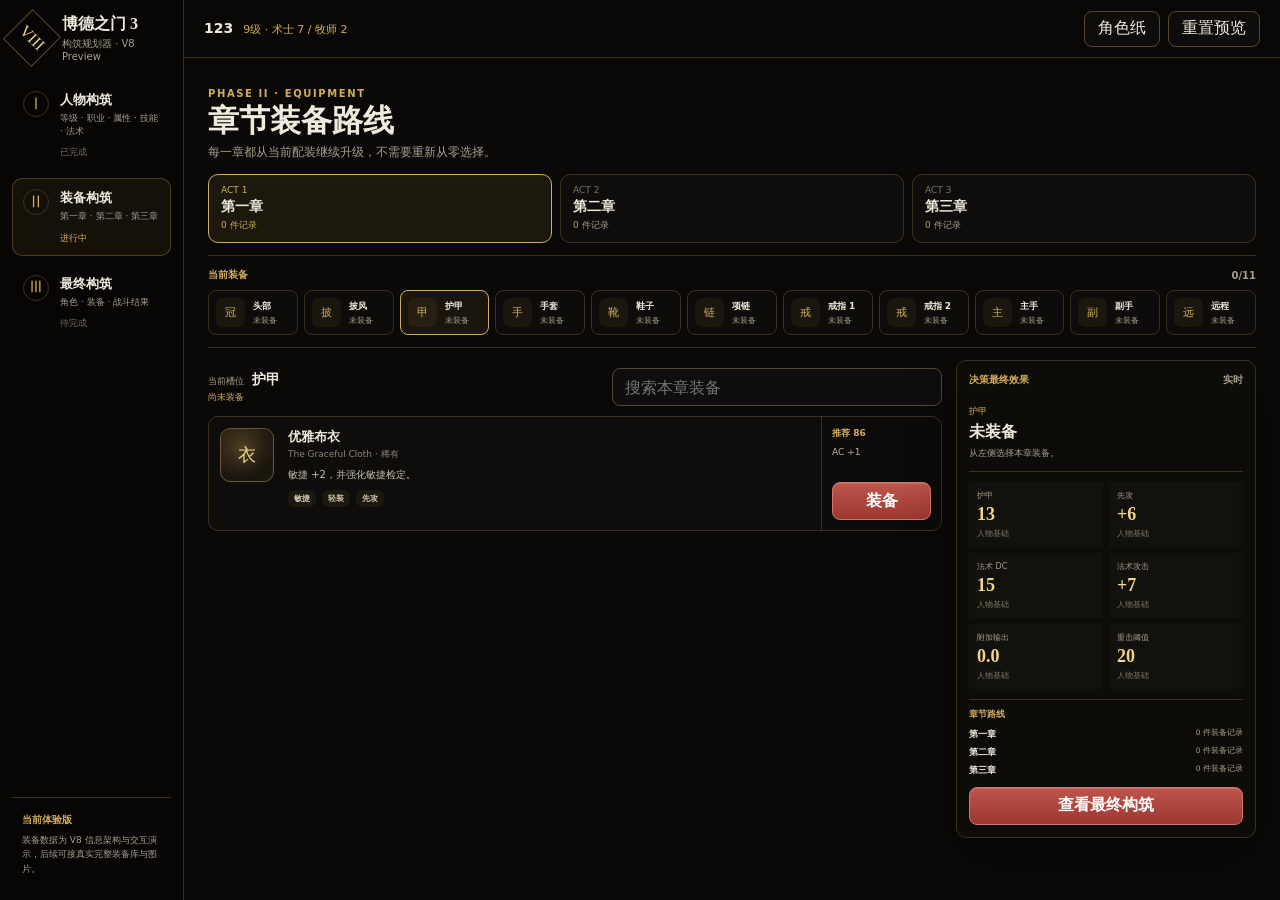
<file: preview_offline.html>
<!doctype html>
<html lang="zh-CN">
<head>
  <meta charset="utf-8">
  <meta name="viewport" content="width=device-width,initial-scale=1,viewport-fit=cover">
  <meta name="theme-color" content="#0b0a08">
  <title>博德之门 3 · 构筑规划器 V8 Preview Local</title>
  <style>
:root{
  --bg:#0a0907;--panel:#100f0c;--panel2:#15130f;--panel3:#1b1812;--line:#3b3120;--line2:#5a482a;
  --text:#f0eadc;--muted:#a89f8c;--gold:#d2ad5b;--gold2:#f0d58b;--red:#b94b42;--green:#82b887;
  --shadow:0 18px 50px rgba(0,0,0,.34);--radius:12px;--stage:184px;--top:58px;
}
*{box-sizing:border-box}html,body,#app{margin:0;min-height:100%;background:var(--bg);color:var(--text)}body{font-family:Inter,ui-sans-serif,system-ui,-apple-system,BlinkMacSystemFont,"Segoe UI","PingFang SC","Microsoft YaHei",sans-serif;background:radial-gradient(circle at 52% -15%,rgba(109,93,61,.16),transparent 33%),linear-gradient(180deg,#0c0b09,#080705 70%)}button,input{font:inherit}button{cursor:pointer}.v8-shell{min-height:100vh;display:grid;grid-template-columns:var(--stage) minmax(0,1fr)}
.v8-stage-nav{position:sticky;top:0;height:100vh;padding:14px 12px;border-right:1px solid var(--line);background:rgba(8,7,5,.92);backdrop-filter:blur(18px);display:flex;flex-direction:column;gap:18px;z-index:20}.v8-brand{display:flex;align-items:center;gap:10px}.v8-brand>span{display:grid;width:42px;height:42px;place-items:center;border:1px solid var(--line2);transform:rotate(45deg);color:var(--gold2);font-family:Georgia,serif}.v8-brand>span::first-letter{transform:rotate(-45deg)}.v8-brand div{display:grid;gap:2px}.v8-brand b{font-family:Georgia,"Songti SC",serif;font-size:16px}.v8-brand small{font-size:10px;color:var(--muted)}
.v8-stage-nav nav{display:grid;gap:8px}.v8-nav-group{display:grid;grid-template-columns:28px 1fr;gap:9px;padding:10px;border:1px solid transparent;border-radius:10px;background:transparent;color:var(--muted);text-align:left}.v8-nav-group i{grid-row:1/3;display:grid;width:26px;height:26px;place-items:center;border:1px solid var(--line);border-radius:50%;font-family:Georgia,serif;color:var(--gold);font-style:normal}.v8-nav-group div{display:grid;gap:3px}.v8-nav-group b{font-size:13px;color:var(--text)}.v8-nav-group small{font-size:9px;line-height:1.4}.v8-nav-group>span{grid-column:2;font-size:9px;color:#756e61}.v8-nav-group:hover,.v8-nav-group.active{border-color:rgba(210,173,91,.28);background:rgba(210,173,91,.07)}.v8-nav-group.active>span{color:var(--gold)}.v8-stage-help{margin-top:auto;padding:10px;border-top:1px solid var(--line);color:var(--muted)}.v8-stage-help span{color:var(--gold);font-size:10px;font-weight:700}.v8-stage-help p{margin:6px 0 0;font-size:9px;line-height:1.6}
.v8-content{min-width:0}.v8-topbar{position:sticky;top:0;height:var(--top);display:flex;align-items:center;justify-content:space-between;padding:0 20px;border-bottom:1px solid var(--line);background:rgba(10,9,7,.82);backdrop-filter:blur(16px);z-index:15}.v8-build-mini{display:flex;align-items:baseline;gap:10px}.v8-build-mini b{font-size:14px}.v8-build-mini span{font-size:11px;color:var(--gold)}.v8-top-actions{display:flex;gap:8px}.v8-top-actions button,.v8-final-actions button{min-height:36px;padding:0 13px;border:1px solid var(--line2);border-radius:8px;background:rgba(255,255,255,.02);color:var(--text)}
.v8-main{max-width:1540px;margin:0 auto;padding:24px}.v8-page-head{max-width:760px;margin-bottom:18px}.v8-page-head.compact{margin-bottom:12px}.v8-page-head>span,.kicker{font-size:10px;letter-spacing:.16em;color:var(--gold);font-weight:800}.v8-page-head h1{margin:4px 0 5px;font-family:Georgia,"Songti SC",serif;font-size:31px;line-height:1.05}.v8-page-head p{margin:0;color:var(--muted);font-size:12px;line-height:1.65}
.v8-character-hero,.v8-final-hero{display:grid;grid-template-columns:auto minmax(220px,1fr) minmax(500px,1.4fr);align-items:center;gap:18px;padding:18px 20px;border-top:1px solid var(--line2);border-bottom:1px solid var(--line);background:linear-gradient(90deg,rgba(210,173,91,.05),transparent)}.v8-level{font-family:Georgia,serif;font-size:64px;color:var(--gold2);line-height:1}.v8-character-hero>div:first-child{display:grid;text-align:center}.v8-character-hero small,.v8-final-hero small{color:var(--muted)}.v8-character-hero h2,.v8-final-hero h2{margin:0 0 5px;font-size:25px;font-family:Georgia,"Songti SC",serif}.v8-character-hero p,.v8-final-hero p{margin:0 0 4px;color:var(--muted)}.v8-stat-row{display:grid;grid-template-columns:repeat(4,minmax(0,1fr));gap:1px;background:var(--line)}.v8-stat-row.large{grid-template-columns:repeat(6,minmax(0,1fr))}.v8-stat-row>div{display:grid;gap:4px;padding:10px 12px;background:#0f0e0b}.v8-stat-row span{font-size:9px;color:var(--muted)}.v8-stat-row b{font-family:Georgia,serif;font-size:21px;color:var(--gold2)}.v8-character-grid,.v8-final-grid{display:grid;grid-template-columns:repeat(2,minmax(0,1fr));gap:12px;margin-top:14px}.v8-summary-card{min-width:0;padding:16px;border-top:1px solid var(--line);background:rgba(255,255,255,.014)}.v8-summary-card.wide{grid-column:1/-1}.v8-summary-card>span{font-size:10px;color:var(--gold);font-weight:800}.v8-summary-card h3{margin:8px 0;font-size:18px}.v8-summary-card p{color:var(--muted);font-size:11px;line-height:1.6}.v8-tag-list{display:flex;flex-wrap:wrap;gap:6px;margin-top:10px}.v8-tag-list b,.v8-tag-list span{padding:5px 8px;border-radius:7px;background:rgba(210,173,91,.07);color:#d7cab1;font-size:10px;font-weight:600}.v8-character-cta{background:linear-gradient(135deg,rgba(122,79,39,.12),rgba(255,255,255,.01))}
.primary,.secondary{min-height:38px;padding:0 14px;border-radius:8px;font-weight:800}.primary{border:1px solid #d27667;background:linear-gradient(#bd554b,#9d3731);color:white;box-shadow:inset 0 1px rgba(255,255,255,.14)}.secondary{border:1px solid var(--line2);background:rgba(210,173,91,.06);color:var(--text)}.wide{width:100%}
.v8-act-tabs{display:grid;grid-template-columns:repeat(3,minmax(0,1fr));gap:8px;margin-bottom:12px}.v8-act-tabs button{display:grid;gap:3px;padding:10px 12px;border:1px solid var(--line);border-radius:10px;background:rgba(255,255,255,.015);color:var(--muted);text-align:left}.v8-act-tabs button>span{font-size:9px;color:#7e725b}.v8-act-tabs button>b{font-size:14px;color:var(--text)}.v8-act-tabs button small{font-size:9px}.v8-act-tabs button.active{border-color:var(--gold);background:rgba(210,173,91,.09)}.v8-act-tabs button.active>span,.v8-act-tabs button.active small{color:var(--gold)}
.v8-loadout-bar{padding:12px 0;border-top:1px solid var(--line);border-bottom:1px solid var(--line)}.v8-section-label{display:flex;align-items:center;justify-content:space-between;gap:8px;margin-bottom:8px}.v8-section-label span{color:var(--gold);font-size:10px;font-weight:800}.v8-section-label b{font-size:10px;color:var(--muted)}.v8-slot-grid{display:grid;grid-template-columns:repeat(11,minmax(72px,1fr));gap:6px}.v8-slot{min-width:0;display:grid;grid-template-columns:30px minmax(0,1fr);gap:7px;align-items:center;padding:7px;border:1px solid var(--line);border-radius:8px;background:rgba(255,255,255,.012);color:var(--text);text-align:left}.v8-slot>span{display:grid;width:29px;height:29px;place-items:center;border-radius:7px;background:rgba(210,173,91,.07);color:var(--gold);font-size:11px}.v8-slot div{min-width:0}.v8-slot b,.v8-slot small{display:block;overflow:hidden;text-overflow:ellipsis;white-space:nowrap}.v8-slot b{font-size:9px}.v8-slot small{margin-top:2px;font-size:8px;color:var(--muted)}.v8-slot.active{border-color:var(--gold);background:rgba(210,173,91,.08)}.v8-slot.filled>span{background:rgba(130,184,135,.1);color:#a6d7aa}
.v8-gear-workspace{display:grid;grid-template-columns:minmax(0,1fr) 300px;gap:14px;margin-top:12px;align-items:start}.v8-gear-list-pane{min-width:0}.v8-gear-toolbar{display:flex;align-items:center;justify-content:space-between;gap:12px;padding:8px 0 10px}.v8-gear-toolbar>div{display:grid;grid-template-columns:auto auto;gap:2px 8px;align-items:baseline}.v8-gear-toolbar span{font-size:9px;color:var(--muted)}.v8-gear-toolbar b{font-size:14px}.v8-gear-toolbar small{grid-column:1/-1;color:var(--gold);font-size:9px}.v8-gear-toolbar input{width:min(340px,45%);height:38px;border:1px solid var(--line2);border-radius:8px;background:#0f0e0c;color:var(--text);padding:0 12px;outline:none}.v8-gear-toolbar input:focus{border-color:var(--gold)}.v8-candidate-list{display:grid;gap:8px}.v8-gear-card{display:grid;grid-template-columns:minmax(0,1fr) 120px;min-height:110px;border:1px solid var(--line);border-radius:10px;background:rgba(255,255,255,.014);overflow:hidden}.v8-gear-card:hover{border-color:rgba(210,173,91,.42)}.v8-gear-card.equipped{border-color:var(--gold);background:linear-gradient(90deg,rgba(210,173,91,.09),rgba(210,173,91,.02))}.v8-gear-main{display:grid;grid-template-columns:58px minmax(0,1fr);gap:10px;align-items:start;padding:11px;border:0;background:transparent;color:var(--text);text-align:left}.v8-item-icon{display:grid;width:54px;height:54px;place-items:center;border:1px solid #6d5732;border-radius:10px;background:radial-gradient(circle at 40% 35%,#4e3f22,#15120d 70%);color:#f2d88c;font-family:Georgia,serif;font-size:18px;box-shadow:inset 0 0 16px rgba(210,173,91,.08)}.v8-item-icon.rarity-legend{border-color:#d69b38;box-shadow:inset 0 0 18px rgba(222,151,34,.18)}.v8-item-icon.large{width:70px;height:70px;font-size:24px}.v8-gear-main>div{min-width:0}.v8-gear-title{display:flex;justify-content:space-between;gap:8px}.v8-gear-title b{font-size:13px}.v8-gear-title i{font-style:normal;font-size:9px;color:var(--gold)}.v8-gear-main small{display:block;margin-top:2px;color:#8e8474;font-size:9px}.v8-gear-main p{margin:7px 0 0;color:#c7bfaf;font-size:10px;line-height:1.45}.v8-tag-list.mini{margin-top:7px}.v8-tag-list.mini span{padding:3px 6px;font-size:8px}.v8-gear-side{display:flex;flex-direction:column;align-items:stretch;gap:6px;padding:10px;border-left:1px solid var(--line);background:rgba(0,0,0,.14)}.v8-score{font-size:9px;color:var(--gold);font-weight:800}.v8-delta{min-height:30px;color:#bcb19d;font-size:9px;line-height:1.45}.v8-gear-side button{margin-top:auto}
.v8-compare-pane{position:relative}.v8-compare-sticky{position:sticky;top:calc(var(--top) + 14px);display:grid;gap:10px;padding:12px;border:1px solid var(--line);border-radius:10px;background:rgba(14,13,10,.88);box-shadow:var(--shadow);backdrop-filter:blur(12px)}.v8-current-slot{display:grid;gap:4px;padding-bottom:10px;border-bottom:1px solid var(--line)}.v8-current-slot span{font-size:9px;color:var(--gold)}.v8-current-slot b{font-size:16px}.v8-current-slot small{color:var(--muted);font-size:9px;line-height:1.5}.v8-stat-compare{display:grid;grid-template-columns:repeat(2,minmax(0,1fr));gap:6px}.v8-stat-compare>div{display:grid;gap:3px;padding:8px;background:rgba(255,255,255,.02)}.v8-stat-compare span{font-size:8px;color:var(--muted)}.v8-stat-compare b{font-family:Georgia,serif;color:var(--gold2);font-size:18px}.v8-stat-compare small{font-size:8px;color:#817968}.v8-stat-compare small.up{color:#8fc89a}.v8-stat-compare small.down{color:#d98479}.v8-route-progress{display:grid;gap:5px;padding-top:2px;border-top:1px solid var(--line)}.v8-route-progress>span{margin:6px 0 2px;color:var(--gold);font-size:9px;font-weight:800}.v8-route-progress>div{display:flex;justify-content:space-between;gap:8px;font-size:9px}.v8-route-progress small{color:var(--muted)}
.v8-empty{padding:38px;text-align:center;border:1px dashed var(--line);color:var(--muted)}.v8-empty p{font-size:10px}
.v8-final-identity{display:flex;align-items:center;gap:14px}.v8-final-loadout{display:grid;grid-template-columns:repeat(4,minmax(0,1fr));gap:7px}.v8-final-loadout>div{display:grid;grid-template-columns:38px minmax(0,1fr);gap:8px;align-items:center;padding:8px;border:1px solid var(--line);border-radius:8px;background:rgba(255,255,255,.015)}.v8-final-loadout>div>span{display:grid;width:36px;height:36px;place-items:center;border-radius:8px;background:rgba(210,173,91,.06);color:var(--gold)}.v8-final-loadout small,.v8-final-loadout b,.v8-final-loadout em{display:block}.v8-final-loadout small{font-size:8px;color:var(--muted)}.v8-final-loadout b{font-size:10px}.v8-final-loadout em{font-style:normal;font-size:8px;color:var(--gold)}.v8-final-loadout>div.filled{border-color:rgba(210,173,91,.28)}.v8-act-route{display:grid;gap:8px;margin-top:10px}.v8-act-route>div{padding:8px;border-left:2px solid var(--line2);background:rgba(255,255,255,.015)}.v8-act-route b{font-size:10px}.v8-act-route p{margin:4px 0 0}.v8-final-actions{display:flex;justify-content:flex-end;gap:8px;margin-top:14px}
.v8-sheet-backdrop{position:fixed;inset:0;z-index:100;display:grid;place-items:center;padding:20px;background:rgba(0,0,0,.66);backdrop-filter:blur(8px)}.v8-sheet{position:relative;width:min(560px,100%);display:grid;grid-template-columns:78px minmax(0,1fr);gap:14px;padding:18px;border:1px solid var(--line2);border-radius:14px;background:#11100d;box-shadow:var(--shadow)}.v8-sheet-close{position:absolute;right:10px;top:8px;border:0;background:transparent;color:var(--muted);font-size:24px}.v8-sheet h2{margin:5px 0 2px;font-family:Georgia,"Songti SC",serif;font-size:25px}.v8-sheet small{color:var(--muted)}.v8-sheet p{margin:12px 0;color:#cec4b2;line-height:1.7;font-size:12px}.v8-sheet dl{display:grid;gap:1px;margin:0 0 12px;background:var(--line)}.v8-sheet dl>div{display:grid;grid-template-columns:92px 1fr;gap:10px;padding:8px;background:#11100d}.v8-sheet dt{font-size:9px;color:var(--muted)}.v8-sheet dd{margin:0;font-size:10px}
@media(max-width:1200px){:root{--stage:164px}.v8-slot-grid{grid-template-columns:repeat(6,minmax(0,1fr))}.v8-gear-workspace{grid-template-columns:minmax(0,1fr) 260px}.v8-character-hero,.v8-final-hero{grid-template-columns:auto 1fr}.v8-stat-row{grid-column:1/-1}.v8-stat-row.large{grid-template-columns:repeat(3,minmax(0,1fr))}}
@media(max-width:767px){:root{--top:52px}.v8-shell{display:block}.v8-stage-nav{position:static;width:auto;height:auto;padding:0;border:0;background:#0b0a08}.v8-brand,.v8-stage-help{display:none}.v8-stage-nav nav{display:grid;grid-template-columns:repeat(3,1fr);gap:0;border-bottom:1px solid var(--line)}.v8-nav-group{display:flex;align-items:center;justify-content:center;min-height:52px;padding:6px;border:0;border-radius:0}.v8-nav-group i,.v8-nav-group small,.v8-nav-group>span{display:none}.v8-nav-group b{font-size:11px}.v8-nav-group.active{box-shadow:inset 0 -2px var(--gold);background:rgba(210,173,91,.05)}.v8-topbar{top:0;padding:0 12px}.v8-build-mini span{display:none}.v8-top-actions button:last-child{display:none}.v8-main{padding:14px 12px 86px}.v8-page-head h1{font-size:26px}.v8-page-head p{font-size:11px}.v8-character-hero,.v8-final-hero{grid-template-columns:auto 1fr;padding:14px 0;background:transparent}.v8-level{font-size:52px}.v8-stat-row,.v8-stat-row.large{grid-column:1/-1;grid-template-columns:repeat(3,minmax(0,1fr))}.v8-character-grid,.v8-final-grid{grid-template-columns:1fr}.v8-act-tabs{position:sticky;top:var(--top);z-index:8;background:#0b0a08;padding:6px 0}.v8-act-tabs button{padding:8px}.v8-slot-grid{grid-template-columns:repeat(3,minmax(0,1fr))}.v8-slot{grid-template-columns:28px minmax(0,1fr)}.v8-gear-workspace{display:block}.v8-compare-pane{display:none}.v8-gear-toolbar{align-items:flex-end}.v8-gear-toolbar input{width:56%;font-size:16px}.v8-gear-card{grid-template-columns:minmax(0,1fr) 86px}.v8-gear-main{grid-template-columns:48px minmax(0,1fr);padding:10px}.v8-item-icon{width:44px;height:44px}.v8-gear-main p{display:-webkit-box;-webkit-line-clamp:2;-webkit-box-orient:vertical;overflow:hidden}.v8-gear-side{padding:8px}.v8-score,.v8-delta{font-size:8px}.v8-final-loadout{grid-template-columns:repeat(2,minmax(0,1fr))}.v8-sheet-backdrop{place-items:end center;padding:0}.v8-sheet{width:100%;max-height:82dvh;overflow:auto;border-radius:16px 16px 0 0;border-bottom:0;grid-template-columns:62px 1fr;padding:18px 14px calc(18px + env(safe-area-inset-bottom))}.v8-final-actions{position:fixed;left:0;right:0;bottom:0;z-index:12;padding:8px 12px calc(8px + env(safe-area-inset-bottom));background:rgba(10,9,7,.92);border-top:1px solid var(--line)} }

</style>
</head>
<body>
  <div id="app"><div style="padding:32px;color:#d2ad5b;font-family:system-ui">正在加载 V8 Preview…</div></div>
  <div id="sheet-root"></div>
  <script>
const slotMeta={
  head:['头部','冠'],cloak:['披风','披'],armor:['护甲','甲'],gloves:['手套','手'],boots:['鞋子','靴'],amulet:['项链','链'],ring1:['戒指 1','戒'],ring2:['戒指 2','戒'],main:['主手','主'],off:['副手','副'],ranged:['远程','远']
};

const items=[
  {id:'graceful-cloth',act:1,slot:'armor',name:'优雅布衣',en:'The Graceful Cloth',rarity:'稀有',source:'山隘 · 商人',icon:'衣',summary:'敏捷 +2，并强化敏捷检定。',effects:{ac:1,dex:2},tags:['敏捷','轻装','先攻'],score:86},
  {id:'gloves-dexterity',act:1,slot:'gloves',name:'敏捷手套',en:'Gloves of Dexterity',rarity:'非常稀有',source:'养育间 · 商人',icon:'手',summary:'将敏捷提高到 18，适合低敏施法者。',effects:{dexFloor:18,initiative:2,ac:2},tags:['敏捷','先攻','护甲'],score:95},
  {id:'undermountain-king',act:1,slot:'main',name:'山丘巨王短刀',en:'Knife of the Undermountain King',rarity:'非常稀有',source:'养育间 · 商人',icon:'刃',summary:'降低重击阈值，并强化优势攻击。',effects:{crit:1,attack:1},tags:['重击','武器','爆发'],score:91},
  {id:'strange-conduit',act:1,slot:'ring1',name:'奇异导管戒指',en:'Strange Conduit Ring',rarity:'稀有',source:'养育间',icon:'环',summary:'保持专注时，武器攻击附加心灵伤害。',effects:{damage:2.5},tags:['专注','心灵','附伤'],score:78},
  {id:'caustic-band',act:1,slot:'ring2',name:'腐蚀戒指',en:'Caustic Band',rarity:'稀有',source:'幽暗地域 · 商人',icon:'酸',summary:'武器攻击稳定附加酸蚀伤害。',effects:{damage:2},tags:['酸蚀','附伤','稳定'],score:82},
  {id:'phalar-aluve',act:1,slot:'main',name:'法拉·阿鲁维',en:'Phalar Aluve',rarity:'稀有',source:'幽暗地域',icon:'剑',summary:'团队型武器，可通过旋律增强命中或额外伤害。',effects:{party:2,attack:1},tags:['团队','辅助','武器'],score:88},
  {id:'adamantine-shield',act:1,slot:'off',name:'精金盾牌',en:'Adamantine Shield',rarity:'非常稀有',source:'精金熔炉',icon:'盾',summary:'提高护甲并降低敌方暴击威胁。',effects:{ac:2,defense:2},tags:['护甲','生存','盾牌'],score:84},

  {id:'potent-robe',act:2,slot:'armor',name:'强能长袍',en:'Potent Robe',rarity:'非常稀有',source:'第二章任务奖励',icon:'袍',summary:'魅力施法者的核心长袍，强化戏法伤害与生存。',effects:{spellDamage:4,ac:1},tags:['魅力','戏法','核心'],score:99},
  {id:'risky-ring',act:2,slot:'ring1',name:'风险戒指',en:'Risky Ring',rarity:'非常稀有',source:'月出之塔 · 商人',icon:'险',summary:'攻击更容易取得优势，但豁免承受风险。',effects:{attack:3,crit:1,save:-1},tags:['优势','爆发','风险'],score:97},
  {id:'callous-glow',act:2,slot:'ring2',name:'无情光芒之戒',en:'Callous Glow Ring',rarity:'非常稀有',source:'莎尔试炼场',icon:'光',summary:'对被照亮目标追加光耀伤害。',effects:{damage:2},tags:['光耀','附伤','输出'],score:89},
  {id:'cloak-protection',act:2,slot:'cloak',name:'防护斗篷',en:'Cloak of Protection',rarity:'稀有',source:'终焉光芒旅店 · 商人',icon:'披',summary:'护甲等级与豁免检定各 +1。',effects:{ac:1,save:1},tags:['护甲','豁免','泛用'],score:92},
  {id:'arcane-acuity-helm',act:2,slot:'head',name:'奥术敏锐头盔',en:'Helmet of Arcane Acuity',rarity:'非常稀有',source:'第二章探索',icon:'慧',summary:'武器命中后叠加奥术敏锐，提升法术攻击与 DC。',effects:{spellDC:2,spellAttack:2},tags:['法术DC','控制','核心'],score:98},
  {id:'yuan-ti',act:2,slot:'armor',name:'元提鳞甲',en:'Yuan-Ti Scale Mail',rarity:'非常稀有',source:'终焉光芒旅店 · 商人',icon:'鳞',summary:'允许完整敏捷加值的中甲，兼顾防御与先攻。',effects:{ac:3,initiative:1},tags:['护甲','敏捷','中甲'],score:94},

  {id:'birthright',act:3,slot:'head',name:'天赋权利',en:'Birthright',rarity:'非常稀有',source:'博德之门 · 商人',icon:'冠',summary:'魅力 +2，纯魅力施法构筑的直接提升。',effects:{cha:2,spellDC:1,spellAttack:1},tags:['魅力','法术DC','核心'],score:96},
  {id:'markoheshkir',act:3,slot:'main',name:'玛科赫什基',en:'Markoheshkir',rarity:'传奇',source:'拉玛吉斯高塔',icon:'杖',summary:'毕业级施法法杖，强化法术并提供元素向能力。',effects:{spellDC:1,spellAttack:1,spellDamage:3},tags:['施法','法术DC','毕业'],score:100},
  {id:'rhapsody',act:3,slot:'off',name:'狂想曲',en:'Rhapsody',rarity:'非常稀有',source:'第三章首领战利品',icon:'匕',summary:'通过击杀累积强化命中、伤害与法术效果。',effects:{spellDC:1,spellAttack:1,damage:3},tags:['叠层','法术','爆发'],score:96},
  {id:'armour-agility',act:3,slot:'armor',name:'敏捷护甲',en:'Armour of Agility',rarity:'非常稀有',source:'博德之门 · 商人',icon:'甲',summary:'极高防御中甲，完整吃敏捷加值。',effects:{ac:4,save:2},tags:['护甲','敏捷','毕业'],score:98},
  {id:'dead-shot',act:3,slot:'ranged',name:'致命一击',en:'The Dead Shot',rarity:'非常稀有',source:'博德之门 · 商人',icon:'弓',summary:'提升远程命中并进一步压低重击阈值。',effects:{crit:1,attack:2},tags:['重击','远程','命中'],score:95},
  {id:'legacy-masters',act:3,slot:'gloves',name:'大师遗产',en:'Legacy of the Masters',rarity:'非常稀有',source:'第三章商人',icon:'掌',summary:'稳定提高武器攻击与伤害。',effects:{attack:2,damage:2},tags:['武器','命中','伤害'],score:93},
  {id:'helldusk-boots',act:3,slot:'boots',name:'狱火暮光长靴',en:'Helldusk Boots',rarity:'非常稀有',source:'第三章任务',icon:'靴',summary:'强化机动与生存，适合终局高压战斗。',effects:{defense:2,initiative:1},tags:['机动','生存','终局'],score:91},
  {id:'amulet-health',act:3,slot:'amulet',name:'强健护符',en:'Amulet of Greater Health',rarity:'非常稀有',source:'希望宅邸',icon:'心',summary:'将体质提升到极高水平，显著提高生命与专注稳定性。',effects:{conFloor:23,hp:24,save:2},tags:['体质','生命','专注'],score:100}
];

const state={
  stage:'equipment',act:1,slot:'armor',query:'',detail:null,
  build:{
    name:'123',level:9,route:'术士 7 / 牧师 2',race:'人类',background:'侍僧',
    stats:{hp:40,ac:13,initiative:6,spellDC:15,spellAttack:7,damage:0,crit:20},
    resources:['法术位 1环4 · 2环3 · 3环3 · 4环1 · 5环1','术法点 7','神力引导 1'],
    feats:['警觉'],skills:['奥秘','游说','洞悉','宗教'],spells:['酸液飞溅','灼热射线','火球术','法术反制','加速术'],
  },
  loadout:{head:null,cloak:null,armor:null,gloves:null,boots:null,amulet:null,ring1:null,ring2:null,main:null,off:null,ranged:null},
  history:{1:{},2:{},3:{}}
};

const esc=s=>String(s??'').replace(/[&<>"']/g,m=>({'&':'&amp;','<':'&lt;','>':'&gt;','"':'&quot;',"'":'&#039;'}[m]));
const byId=id=>items.find(x=>x.id===id);
const slots=Object.keys(slotMeta);

function effectiveStats(){
  const base={...state.build.stats};
  const equipped=Object.values(state.loadout).map(byId).filter(Boolean);
  const out={...base};
  let dexFloor=0,conFloor=0,cha=0;
  for(const it of equipped){const e=it.effects||{};out.ac+=(e.ac||0);out.initiative+=(e.initiative||0);out.spellDC+=(e.spellDC||0);out.spellAttack+=(e.spellAttack||0);out.damage+=(e.damage||0)+(e.spellDamage||0);out.crit-=e.crit||0;out.hp+=(e.hp||0);dexFloor=Math.max(dexFloor,e.dexFloor||0);conFloor=Math.max(conFloor,e.conFloor||0);cha+=e.cha||0}
  return{...out,dexFloor,conFloor,cha};
}

function stageNav(){
  return `<aside class="v8-stage-nav">
    <div class="v8-brand"><span>VIII</span><div><b>博德之门 3</b><small>构筑规划器 · V8 Preview</small></div></div>
    <nav>
      ${navGroup('character','人物构筑','等级 · 职业 · 属性 · 技能 · 法术','已完成')}
      ${navGroup('equipment','装备构筑','第一章 · 第二章 · 第三章',state.stage==='equipment'?'进行中':'已完成')}
      ${navGroup('final','最终构筑','角色 · 装备 · 战斗结果',state.stage==='final'?'当前':'待完成')}
    </nav>
    <div class="v8-stage-help"><span>当前体验版</span><p>装备数据为 V8 信息架构与交互演示，后续可接真实完整装备库与图片。</p></div>
  </aside>`;
}
function navGroup(key,title,desc,status){const active=state.stage===key;return `<button class="v8-nav-group ${active?'active':''}" data-stage="${key}"><i>${key==='character'?'Ⅰ':key==='equipment'?'Ⅱ':'Ⅲ'}</i><div><b>${title}</b><small>${desc}</small></div><span>${status}</span></button>`}

function topbar(){return `<header class="v8-topbar"><div class="v8-build-mini"><b>${esc(state.build.name)}</b><span>${state.build.level}级 · ${esc(state.build.route)}</span></div><div class="v8-top-actions"><button data-action="character-sheet">角色纸</button><button data-action="reset">重置预览</button></div></header>`}

function characterStage(){
  const s=state.build.stats;
  return `<main class="v8-main character-overview-stage">
    <section class="v8-page-head"><span>PHASE I · CHARACTER</span><h1>人物构筑</h1><p>保留现有 V7 的职业、属性、技能、职业能力和法术规则；V8 只重新组织信息层级。</p></section>
    <section class="v8-character-hero"><div><span class="v8-level">${state.build.level}</span><small>等级</small></div><div><h2>${esc(state.build.name)}</h2><p>${esc(state.build.race)} · ${esc(state.build.route)}</p><span>${esc(state.build.background)}</span></div><div class="v8-stat-row">${stat('生命',s.hp)}${stat('护甲',s.ac)}${stat('先攻','+'+s.initiative)}${stat('法术 DC',s.spellDC)}</div></section>
    <div class="v8-character-grid">
      ${summaryCard('关键资源',state.build.resources)}
      ${summaryCard('专长与技能',[...state.build.feats,...state.build.skills])}
      ${summaryCard('核心法术',state.build.spells)}
      <section class="v8-summary-card v8-character-cta"><span>人物构筑已完成</span><h3>进入章节装备路线</h3><p>装备选择会实时影响最终护甲、先攻、法术 DC、命中和伤害摘要。</p><button class="primary" data-stage="equipment">开始配装</button></section>
    </div>
  </main>`
}
function stat(label,value){return `<div><span>${label}</span><b>${value}</b></div>`}
function summaryCard(title,items){return `<section class="v8-summary-card"><span>${title}</span><div class="v8-tag-list">${items.map(x=>`<b>${esc(x)}</b>`).join('')}</div></section>`}

function equipmentStage(){
  const filtered=items.filter(it=>it.act===state.act&&it.slot===state.slot&&(!state.query||`${it.name} ${it.en} ${it.tags.join(' ')}`.toLowerCase().includes(state.query.toLowerCase()))).sort((a,b)=>b.score-a.score);
  const current=byId(state.loadout[state.slot]);
  return `<main class="v8-main v8-equipment-stage">
    <section class="v8-page-head compact"><span>PHASE II · EQUIPMENT</span><h1>章节装备路线</h1><p>每一章都从当前配装继续升级，不需要重新从零选择。</p></section>
    <div class="v8-act-tabs">${[1,2,3].map(a=>`<button class="${state.act===a?'active':''}" data-act="${a}"><span>ACT ${a}</span><b>第${['一','二','三'][a-1]}章</b><small>${Object.keys(state.history[a]).length} 件记录</small></button>`).join('')}</div>
    <section class="v8-loadout-bar">
      <div class="v8-section-label"><span>当前装备</span><b>${Object.values(state.loadout).filter(Boolean).length}/${slots.length}</b></div>
      <div class="v8-slot-grid">${slots.map(slot=>slotButton(slot)).join('')}</div>
    </section>
    <section class="v8-gear-workspace">
      <div class="v8-gear-list-pane">
        <div class="v8-gear-toolbar"><div><span>当前槽位</span><b>${slotMeta[state.slot][0]}</b>${current?`<small>当前：${esc(current.name)}</small>`:'<small>尚未装备</small>'}</div><input type="search" placeholder="搜索本章装备" value="${esc(state.query)}" data-search></div>
        <div class="v8-candidate-list">${filtered.length?filtered.map(it=>gearCard(it,current)).join(''):`<div class="v8-empty"><b>本章暂无该槽位候选</b><p>可以切换其他槽位，或进入下一章。</p></div>`}</div>
      </div>
      <aside class="v8-compare-pane">${comparePanel(current)}</aside>
    </section>
  </main>`
}
function slotButton(slot){const item=byId(state.loadout[slot]),active=state.slot===slot;return `<button class="v8-slot ${active?'active':''} ${item?'filled':''}" data-slot="${slot}"><span>${item?item.icon:slotMeta[slot][1]}</span><div><b>${slotMeta[slot][0]}</b><small>${item?esc(item.name):'未装备'}</small></div></button>`}
function gearCard(it,current){const equipped=state.loadout[state.slot]===it.id;const delta=compareDelta(current,it);return `<article class="v8-gear-card ${equipped?'equipped':''}">
  <button class="v8-gear-main" data-detail="${it.id}"><span class="v8-item-icon rarity-${it.rarity==='传奇'?'legend':'rare'}">${it.icon}</span><div><div class="v8-gear-title"><b>${esc(it.name)}</b>${equipped?'<i>已装备</i>':''}</div><small>${esc(it.en)} · ${esc(it.rarity)}</small><p>${esc(it.summary)}</p><div class="v8-tag-list mini">${it.tags.slice(0,3).map(t=>`<span>${esc(t)}</span>`).join('')}</div></div></button>
  <div class="v8-gear-side"><span class="v8-score">推荐 ${it.score}</span><div class="v8-delta">${delta||'定位不同'}</div><button class="${equipped?'secondary':'primary'}" data-equip="${it.id}">${equipped?'移除':'装备'}</button></div>
</article>`}
function compareDelta(current,next){if(!next)return'';const a=current?.effects||{},b=next.effects||{};const parts=[];for(const [k,label] of [['ac','AC'],['initiative','先攻'],['spellDC','DC'],['spellAttack','法攻'],['damage','伤害'],['spellDamage','法伤'],['crit','重击']]){const d=(b[k]||0)-(a[k]||0);if(d)parts.push(`${label} ${d>0?'+':''}${d}`)}return parts.slice(0,2).join(' · ')}
function comparePanel(current){const st=effectiveStats();const selected=byId(state.loadout[state.slot]);return `<div class="v8-compare-sticky">
  <div class="v8-section-label"><span>决策最终效果</span><b>实时</b></div>
  <div class="v8-current-slot"><span>${slotMeta[state.slot][0]}</span><b>${selected?esc(selected.name):'未装备'}</b><small>${selected?esc(selected.summary):'从左侧选择本章装备。'}</small></div>
  <div class="v8-stat-compare">${metric('护甲',st.ac,state.build.stats.ac)}${metric('先攻','+'+st.initiative,state.build.stats.initiative,'+')}${metric('法术 DC',st.spellDC,state.build.stats.spellDC)}${metric('法术攻击','+'+st.spellAttack,state.build.stats.spellAttack,'+')}${metric('附加输出',st.damage.toFixed(1),0)}${metric('重击阈值',st.crit,20,'',true)}</div>
  <div class="v8-route-progress"><span>章节路线</span>${[1,2,3].map(a=>`<div><b>第${['一','二','三'][a-1]}章</b><small>${Object.keys(state.history[a]).length} 件装备记录</small></div>`).join('')}</div>
  <button class="primary wide" data-stage="final">查看最终构筑</button>
</div>`}
function metric(label,value,base,prefix='',lower=false){const num=parseFloat(String(value).replace('+',''));const delta=Number.isFinite(num)?num-base:0;const good=lower?delta<0:delta>0;return `<div><span>${label}</span><b>${value}</b><small class="${good?'up':delta?'down':''}">${delta?`${delta>0?'+':''}${delta} vs 人物基础`:'人物基础'}</small></div>`}

function finalStage(){const st=effectiveStats();const equipped=slots.map(s=>[s,byId(state.loadout[s])]).filter(([,it])=>it);return `<main class="v8-main v8-final-stage">
  <section class="v8-page-head"><span>PHASE III · FINAL BUILD</span><h1>最终构筑</h1><p>把人物成长、职业资源、法术与章节装备汇总在同一张构筑纸中。</p></section>
  <section class="v8-final-hero"><div class="v8-final-identity"><span class="v8-level">${state.build.level}</span><div><h2>${esc(state.build.name)}</h2><p>${esc(state.build.race)} · ${esc(state.build.route)}</p><small>人物 + 装备一体化构筑</small></div></div><div class="v8-stat-row large">${stat('生命',st.hp)}${stat('护甲',st.ac)}${stat('先攻','+'+st.initiative)}${stat('法术 DC',st.spellDC)}${stat('法术攻击','+'+st.spellAttack)}${stat('重击',st.crit)}</div></section>
  <div class="v8-final-grid">
    <section class="v8-summary-card wide"><div class="v8-section-label"><span>最终装备</span><b>${equipped.length}/${slots.length}</b></div><div class="v8-final-loadout">${slots.map(s=>{const it=byId(state.loadout[s]);return `<div class="${it?'filled':''}"><span>${it?it.icon:slotMeta[s][1]}</span><div><small>${slotMeta[s][0]}</small><b>${it?esc(it.name):'未装备'}</b>${it?`<em>第 ${it.act} 章</em>`:''}</div></div>`}).join('')}</div></section>
    ${summaryCard('职业与施法资源',state.build.resources)}
    ${summaryCard('核心法术',state.build.spells)}
    <section class="v8-summary-card"><span>装备路线</span><div class="v8-act-route">${[1,2,3].map(a=>`<div><b>第${['一','二','三'][a-1]}章</b><p>${Object.entries(state.history[a]).map(([slot,id])=>byId(id)?.name).filter(Boolean).join('、')||'尚未记录'}</p></div>`).join('')}</div></section>
    <section class="v8-summary-card"><span>构筑点评</span><h3>高先攻 · 高施法 DC · 章节渐进式升级</h3><p>当前原型将装备影响聚合为可读结果；下一阶段可以接真实伤害公式、套装协同、条件触发与装备冲突规则。</p></section>
  </div>
  <div class="v8-final-actions"><button data-stage="equipment">返回调整装备</button><button class="primary">保存此构筑</button></div>
</main>`}

function render(){
  document.getElementById('app').innerHTML=`<div class="v8-shell">${stageNav()}<div class="v8-content">${topbar()}${state.stage==='character'?characterStage():state.stage==='equipment'?equipmentStage():finalStage()}</div></div>`;
  bind();
}
function bind(){
  document.querySelectorAll('[data-stage]').forEach(b=>b.onclick=()=>{state.stage=b.dataset.stage;render()});
  document.querySelectorAll('[data-act]').forEach(b=>b.onclick=()=>{state.act=Number(b.dataset.act);render()});
  document.querySelectorAll('[data-slot]').forEach(b=>b.onclick=()=>{state.slot=b.dataset.slot;render()});
  document.querySelectorAll('[data-equip]').forEach(b=>b.onclick=e=>{e.stopPropagation();const id=b.dataset.equip,it=byId(id);if(state.loadout[it.slot]===id){state.loadout[it.slot]=null}else{state.loadout[it.slot]=id;state.history[it.act][it.slot]=id}render()});
  document.querySelectorAll('[data-detail]').forEach(b=>b.onclick=()=>openSheet(byId(b.dataset.detail)));
  const search=document.querySelector('[data-search]');if(search)search.oninput=()=>{state.query=search.value;render()};
  document.querySelector('[data-action="reset"]')?.addEventListener('click',()=>{Object.keys(state.loadout).forEach(k=>state.loadout[k]=null);state.history={1:{},2:{},3:{}};state.stage='equipment';state.act=1;state.slot='armor';render()});
  document.querySelector('[data-action="character-sheet"]')?.addEventListener('click',()=>{state.stage='final';render()});
}
function openSheet(it){const current=byId(state.loadout[it.slot]);document.getElementById('sheet-root').innerHTML=`<div class="v8-sheet-backdrop" data-close><section class="v8-sheet"><button class="v8-sheet-close" data-close>×</button><span class="v8-item-icon large">${it.icon}</span><div><span class="kicker">ACT ${it.act} · ${slotMeta[it.slot][0]}</span><h2>${esc(it.name)}</h2><small>${esc(it.en)} · ${esc(it.rarity)}</small><p>${esc(it.summary)}</p><dl><div><dt>获取</dt><dd>${esc(it.source)}</dd></div><div><dt>推荐定位</dt><dd>${it.tags.map(esc).join(' · ')}</dd></div><div><dt>与当前装备比较</dt><dd>${compareDelta(current,it)||'不同构筑定位，建议结合完整属性判断'}</dd></div></dl><button class="primary wide" data-sheet-equip="${it.id}">${state.loadout[it.slot]===it.id?'移除此装备':'装备并记录到第'+it.act+'章'}</button></div></section></div>`;document.querySelectorAll('[data-close]').forEach(x=>x.onclick=e=>{if(e.target===x)document.getElementById('sheet-root').innerHTML=''});document.querySelector('[data-sheet-equip]')?.addEventListener('click',()=>{if(state.loadout[it.slot]===it.id)state.loadout[it.slot]=null;else{state.loadout[it.slot]=it.id;state.history[it.act][it.slot]=it.id}document.getElementById('sheet-root').innerHTML='';render()})}

render();

</script>
</body>
</html>
</file>
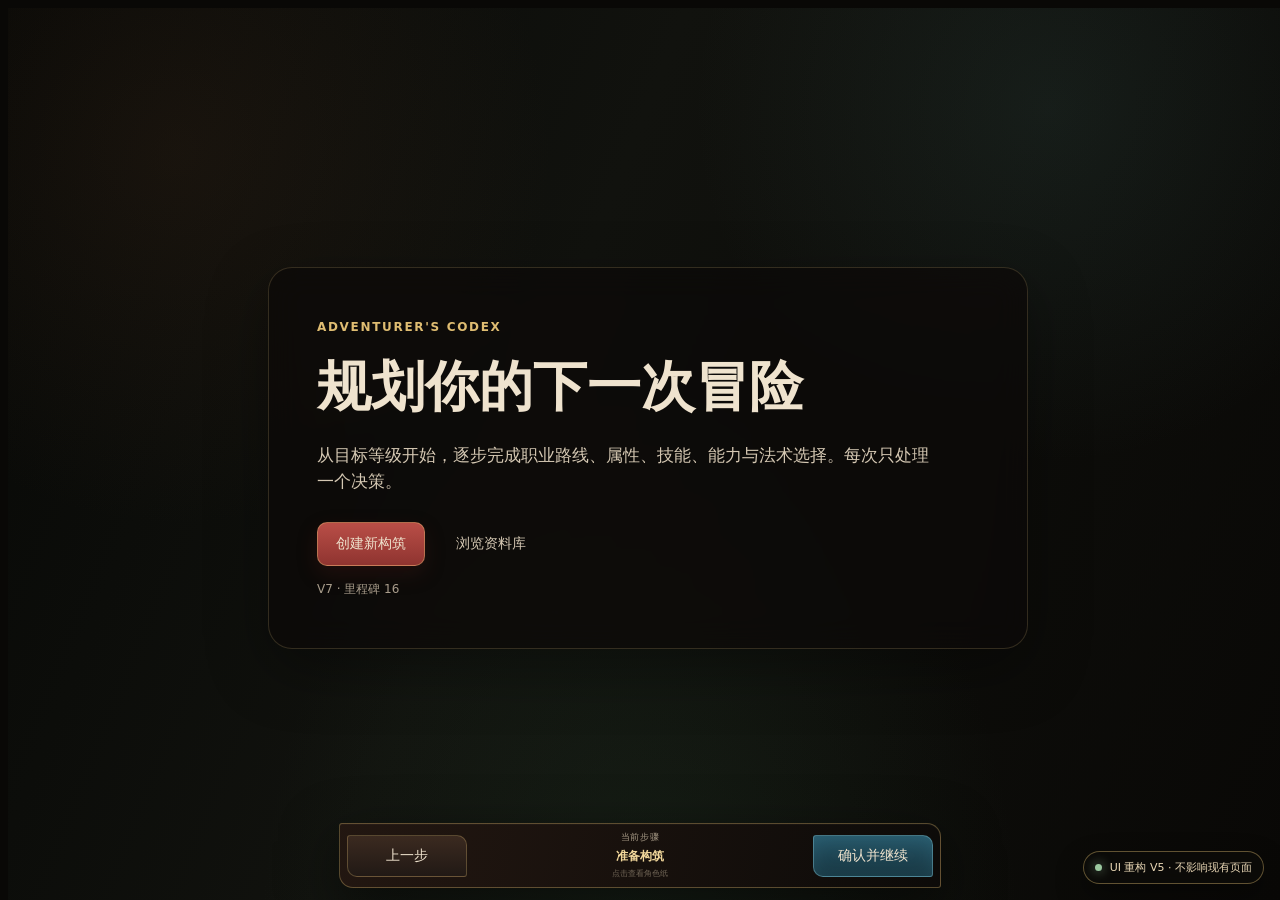
<file: ui-game-restructure.html>
<!doctype html>
<html lang="zh-CN">
<head>
  <meta charset="utf-8" />
  <meta name="viewport" content="width=device-width, initial-scale=1, viewport-fit=cover" />
  <title>博德之门 3 构筑模拟器｜游戏式 UI 重构预览</title>
  <style>
    :root{color-scheme:dark}
    *{box-sizing:border-box}
    html,body{width:100%;height:100%;margin:0;background:#080706;overflow:hidden}
    body{font-family:Inter,"Noto Sans SC","Microsoft YaHei",system-ui,sans-serif}
    #appFrame{display:block;width:100%;height:100%;border:0;background:#080706}
    .preview-badge{position:fixed;z-index:10;right:16px;bottom:16px;display:flex;align-items:center;gap:8px;padding:8px 11px;border:1px solid rgba(218,184,111,.42);border-radius:999px;color:#ead8b6;background:rgba(13,11,9,.84);box-shadow:0 12px 28px rgba(0,0,0,.35);backdrop-filter:blur(12px);font-size:11px;pointer-events:none}
    .preview-badge:before{content:"";width:7px;height:7px;border-radius:50%;background:#9bc89f;box-shadow:0 0 12px rgba(155,200,159,.8)}
    .loader{position:fixed;inset:0;z-index:20;display:grid;place-items:center;color:#e8d8b8;background:radial-gradient(circle at 50% 35%,rgba(107,43,34,.26),transparent 32%),#080706;transition:.3s ease}
    .loader.hidden{opacity:0;visibility:hidden}
    .loader-inner{text-align:center}
    .loader-mark{width:58px;height:58px;margin:0 auto 18px;border:1px solid rgba(218,184,111,.75);transform:rotate(45deg);display:grid;place-items:center;box-shadow:0 0 32px rgba(218,184,111,.13)}
    .loader-mark span{transform:rotate(-45deg);font:18px Georgia,serif}
    .loader p{margin:0;color:#aa9c87;font-size:12px;letter-spacing:.08em}
    .error{max-width:560px;padding:24px;border:1px solid rgba(211,104,96,.45);border-radius:16px;color:#ead8b6;background:#181311;line-height:1.8}
  </style>
</head>
<body>
  <div class="loader" id="loader"><div class="loader-inner"><div class="loader-mark"><span>III</span></div><p>正在载入游戏式构筑界面</p></div></div>
  <iframe id="appFrame" src="./index.html?ui=game-restructure" title="博德之门 3 构筑模拟器 UI 重构预览"></iframe>
  <div class="preview-badge">UI 重构 V5 · 不影响现有页面</div>
  <script>
    (() => {
      const frame = document.getElementById('appFrame');
      const loader = document.getElementById('loader');
      const fail = (message) => {
        loader.innerHTML = `<div class="error"><strong>重构资源载入失败</strong><br>${message}<br>请确认本文件与 index.html、assets 文件夹位于同一级目录。</div>`;
      };
      frame.addEventListener('load', () => {
        try {
          const doc = frame.contentDocument;
          if (!doc) throw new Error('无法访问预览页面文档');
          if (!doc.querySelector('link[data-ui-game-restructure]')) {
            const link = doc.createElement('link');
            link.rel = 'stylesheet';
            link.href = './assets/ui-game-restructure.css?v=5';
            link.dataset.uiGameRestructure = 'true';
            doc.head.appendChild(link);
          }
          if (!doc.querySelector('script[data-ui-game-restructure]')) {
            const script = doc.createElement('script');
            script.src = './assets/ui-game-restructure.js?v=5';
            script.defer = true;
            script.dataset.uiGameRestructure = 'true';
            script.addEventListener('load', () => setTimeout(() => loader.classList.add('hidden'), 260));
            script.addEventListener('error', () => fail('JavaScript 增强文件未找到。'));
            doc.body.appendChild(script);
          } else {
            loader.classList.add('hidden');
          }
        } catch (error) {
          fail(error.message || String(error));
        }
      });
    })();
  </script>
</body>
</html>
</file>
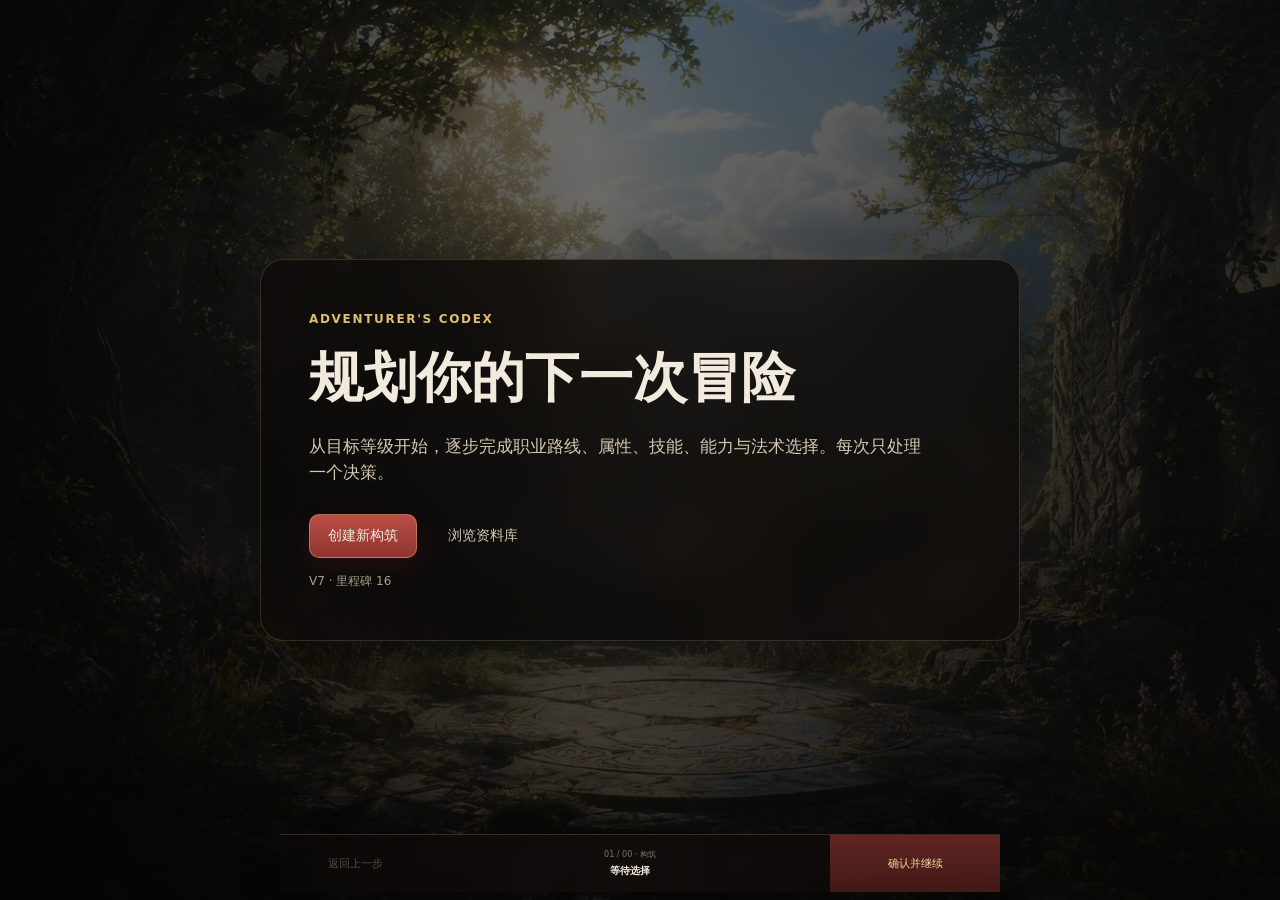
<file: ui-game-v6.html>
<!doctype html>
<html lang="zh-CN">
<head>
  <meta charset="utf-8" />
  <meta name="viewport" content="width=device-width, initial-scale=1, viewport-fit=cover" />
  <title>博德之门 3 构筑模拟器｜轻量化 V6</title>
  <style>
    :root{color-scheme:dark}
    *{box-sizing:border-box}
    html,body{width:100%;height:100%;margin:0;background:#080706;overflow:hidden}
    body{font-family:Inter,"Noto Sans SC","Microsoft YaHei",system-ui,sans-serif}
    #appFrame{display:block;width:100%;height:100%;border:0;background:#080706}
    .v6-loader{position:fixed;inset:0;z-index:20;display:grid;place-items:center;color:#eadfc9;background:#090806 url('./assets/fantasy-forest-v6.webp') center/cover no-repeat;transition:.28s ease}
    .v6-loader:before{content:"";position:absolute;inset:0;background:linear-gradient(90deg,rgba(5,5,4,.88),rgba(5,5,4,.52) 48%,rgba(5,5,4,.7)),linear-gradient(rgba(5,5,4,.25),rgba(5,5,4,.72))}
    .v6-loader.hidden{opacity:0;visibility:hidden}
    .v6-loader-inner{position:relative;text-align:center}
    .v6-loader-mark{width:56px;height:56px;margin:0 auto 18px;border:1px solid rgba(225,194,124,.76);transform:rotate(45deg);display:grid;place-items:center;box-shadow:0 0 34px rgba(225,194,124,.14)}
    .v6-loader-mark span{transform:rotate(-45deg);font:18px Georgia,serif}
    .v6-loader p{margin:0;color:#baad97;font-size:12px;letter-spacing:.12em}
    .v6-error{position:relative;max-width:620px;padding:24px;border:1px solid rgba(211,104,96,.48);border-radius:12px;color:#ead8b6;background:rgba(20,16,14,.92);line-height:1.8}
  </style>
</head>
<body>
  <div class="v6-loader" id="v6Loader"><div class="v6-loader-inner"><div class="v6-loader-mark"><span>VI</span></div><p>正在载入轻量化构筑界面</p></div></div>
  <iframe id="appFrame" src="./index.html?ui=light-v6" title="博德之门 3 构筑模拟器 V6"></iframe>
  <script>
    (() => {
      const frame = document.getElementById('appFrame');
      const loader = document.getElementById('v6Loader');
      const fail = (message) => {
        loader.innerHTML = `<div class="v6-error"><strong>V6 资源载入失败</strong><br>${message}<br>请确认本文件、index.html 与 assets 文件夹位于同一目录。</div>`;
      };
      frame.addEventListener('load', () => {
        try {
          const doc = frame.contentDocument;
          if (!doc) throw new Error('无法读取 index.html。请通过本地服务器或 GitHub Pages 访问。');
          const link = doc.createElement('link');
          link.rel = 'stylesheet';
          link.href = './assets/ui-light-v6.css?v=6';
          link.dataset.uiLightV6 = 'true';
          doc.head.appendChild(link);
          const script = doc.createElement('script');
          script.src = './assets/ui-light-v6.js?v=6';
          script.defer = true;
          script.dataset.uiLightV6 = 'true';
          script.addEventListener('load', () => setTimeout(() => loader.classList.add('hidden'), 220));
          script.addEventListener('error', () => fail('未找到 assets/ui-light-v6.js。'));
          doc.body.appendChild(script);
        } catch (error) {
          fail(error.message || String(error));
        }
      });
    })();
  </script>
</body>
</html>
</file>
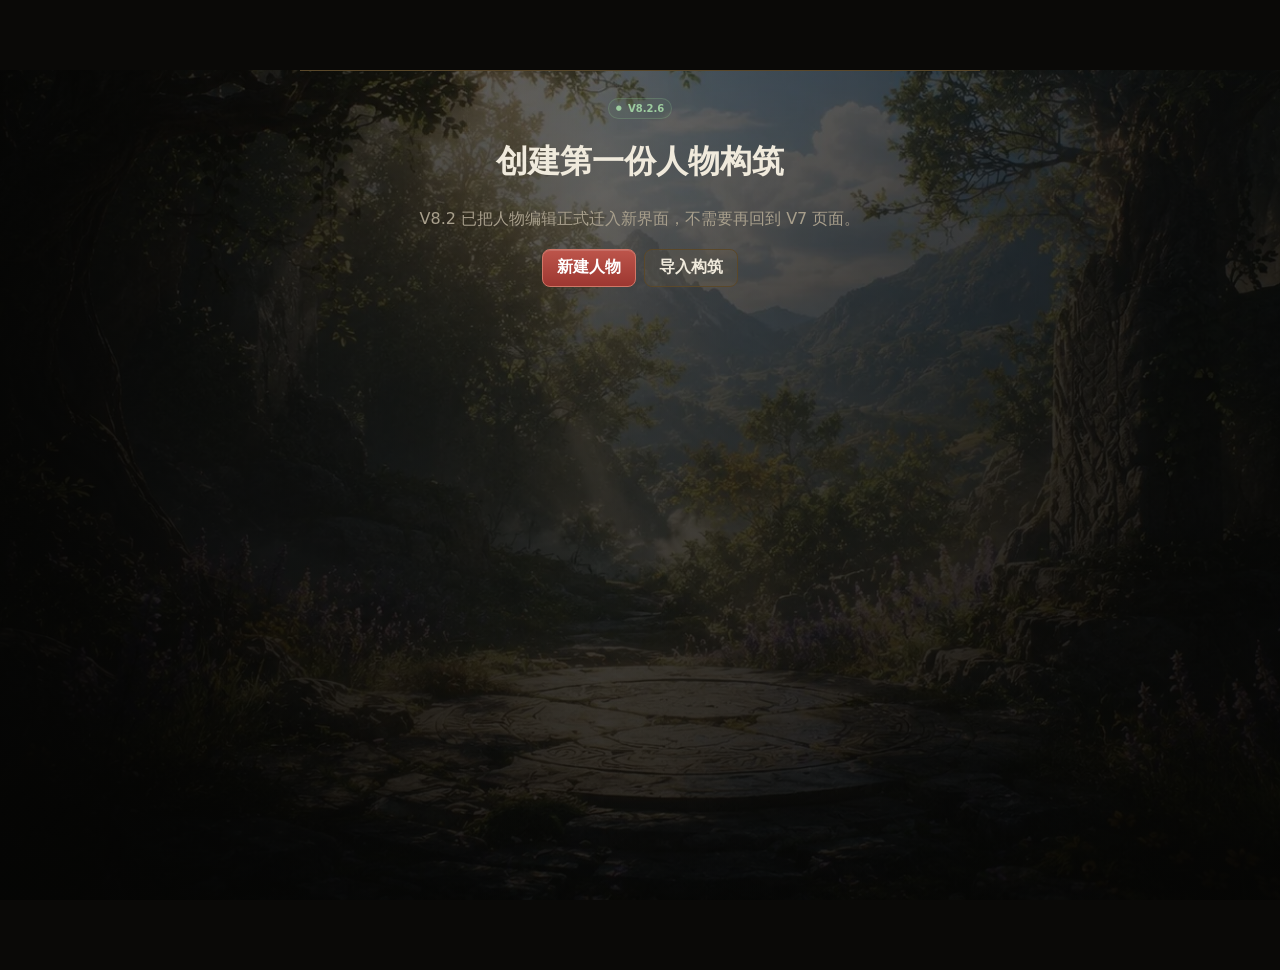
<file: v8.html>
<!doctype html>
<html lang="zh-CN">
<head>
  <meta charset="UTF-8">
  <meta name="viewport" content="width=device-width,initial-scale=1,viewport-fit=cover">
  <meta name="theme-color" content="#0b0a08">
  <meta name="description" content="博德之门 3 构筑规划器 V8.2.6：人物构筑、章节装备与最终构筑一体化。">
  <title>博德之门 3 · 构筑规划器 V8.2.6</title>
  <link rel="stylesheet" href="./assets/v8/v8.css">
  <link rel="stylesheet" href="./assets/v8/v81.css">
  <link rel="stylesheet" href="./assets/v8/v82.css">
  <link rel="stylesheet" href="./assets/v8/background.css">
  <link rel="stylesheet" href="./assets/v8/v82-linkage.css">
  <link rel="stylesheet" href="./assets/v8/v823.css">
  <link rel="stylesheet" href="./assets/v8/v824.css">
  <link rel="stylesheet" href="./assets/v8/v826.css">
</head>
<body>
  <div id="app" aria-live="polite"></div>
  <div id="sheet-root"></div>
  <input id="v82-import-file" type="file" accept="application/json,.json" hidden>
  <script type="module" src="./assets/v8/v82.js"></script>
</body>
</html>
</file>
<file: assets/css/tokens.css>
:root {
  color-scheme: dark;
  --bg-950:#090806;
  --bg-900:#0f0d0a;
  --surface:rgba(18,16,13,.82);
  --surface-strong:rgba(14,12,10,.94);
  --surface-soft:rgba(255,255,255,.045);
  --surface-hover:rgba(239,211,146,.075);
  --line:rgba(229,199,132,.18);
  --line-strong:rgba(229,199,132,.46);
  --text:#f4ecdc;
  --text-soft:#d5c8b3;
  --muted:#a99d8c;
  --gold:#dfbd72;
  --gold-light:#f4d99d;
  --red:#8f3430;
  --red-light:#b94e47;
  --green:#8ebf91;
  --warning:#ddb05e;
  --danger:#d97870;
  --focus:0 0 0 3px rgba(223,189,114,.24),0 0 0 1px var(--gold);
  --shadow:0 20px 60px rgba(0,0,0,.35);
  --radius-sm:8px;
  --radius-md:12px;
  --radius-lg:18px;
  --space-1:4px;
  --space-2:8px;
  --space-3:12px;
  --space-4:16px;
  --space-5:24px;
  --space-6:32px;
  --space-7:48px;
  --topbar-h:64px;
  --actionbar-h:64px;
  --step-w:176px;
  --detail-w:344px;
  --ease:cubic-bezier(.2,.7,.2,1);
}

/* M10 damage and mobile tokens */
:root{
  --damage-acid:#a8c957;--damage-cold:#83c9ef;--damage-fire:#ed794e;--damage-lightning:#8c9cff;--damage-thunder:#62c5d7;--damage-poison:#74ad72;--damage-radiant:#f3d27a;--damage-necrotic:#9d74c8;--damage-psychic:#d986c5;--damage-force:#8eb6df;--damage-weapon:#c0b49e;--damage-slashing:#c4c8cd;--damage-piercing:#aeb9c9;--damage-bludgeoning:#b9a58c;--damage-healing:#8fd0a0;--damage-temporary:#a3d7c4;--damage-elemental:#d2af75;
  --app-height:100dvh;--keyboard-inset:0px;
}
</file>
<file: assets/css/base.css>
*{box-sizing:border-box}
html{min-height:100%;background:var(--bg-950)}
body{position:relative;min-height:100dvh;color:var(--text);background:
linear-gradient(90deg,rgba(7,6,4,.77),rgba(9,7,5,.36) 44%,rgba(7,6,4,.68)),
linear-gradient(180deg,rgba(6,5,3,.25),rgba(6,5,3,.72)),
url("../images/fantasy-forest.webp") center/cover fixed no-repeat;isolation:isolate}
body{font-family:system-ui,-apple-system,BlinkMacSystemFont,"Segoe UI","Noto Sans SC","Microsoft YaHei",sans-serif;font-size:15px;line-height:1.55;overflow-x:hidden}
body::before,body::after{display:none}
button,input,select{font:inherit;color:inherit}
select{color-scheme:dark;background-color:#15110d;color:var(--text)}
select option{background:#15110d;color:#f4ecdc}
button{cursor:pointer}
button:disabled{cursor:not-allowed;opacity:.42}
a{color:inherit}
h1,h2,h3,p{margin-top:0}
h1,h2,h3{font-family:Georgia,"Noto Serif SC","Songti SC",serif}
:focus-visible{outline:none;box-shadow:var(--focus)}
.sr-only{position:absolute!important;width:1px!important;height:1px!important;padding:0!important;margin:-1px!important;overflow:hidden!important;clip:rect(0,0,0,0)!important;white-space:nowrap!important;border:0!important}
.hidden{display:none!important}
.icon-button{display:grid;place-items:center;width:44px;height:44px;padding:0;border:0;border-radius:10px;background:transparent;color:var(--text-soft)}
.icon-button:hover{background:var(--surface-hover)}
.primary-button,.secondary-button,.ghost-button{min-height:44px;padding:10px 18px;border-radius:10px;font-weight:700;transition:.18s var(--ease)}
.primary-button{border:1px solid rgba(223,189,114,.42);background:linear-gradient(180deg,var(--red-light),var(--red));box-shadow:0 8px 20px rgba(93,26,23,.25)}
.primary-button:hover{filter:brightness(1.08)}
.secondary-button{border:1px solid var(--line-strong);background:rgba(223,189,114,.08)}
.secondary-button:hover{background:rgba(223,189,114,.14)}
.ghost-button{border:1px solid transparent;background:transparent;color:var(--text-soft)}
.ghost-button:hover{border-color:var(--line);background:var(--surface-soft)}
.tag{display:inline-flex;align-items:center;min-height:26px;padding:3px 9px;border-radius:999px;background:rgba(223,189,114,.09);color:var(--text-soft);font-size:13px}
.kicker{color:var(--gold);font-size:12px;font-weight:700;letter-spacing:.14em;text-transform:uppercase}
.muted{color:var(--muted)}
.empty-state{display:grid;place-items:center;min-height:180px;padding:32px;color:var(--muted);text-align:center}
#toast-root{position:fixed;right:20px;bottom:84px;z-index:100;display:grid;gap:8px}
.toast{max-width:360px;padding:12px 16px;border:1px solid var(--line-strong);border-radius:10px;background:var(--surface-strong);box-shadow:var(--shadow);animation:toastIn .2s var(--ease)}
@keyframes toastIn{from{opacity:0;transform:translateY(6px)}to{opacity:1;transform:none}}
@media(prefers-reduced-motion:reduce){*,*::before,*::after{scroll-behavior:auto!important;animation-duration:.001ms!important;transition-duration:.001ms!important}}

/* M10 */
body.dialog-open{overflow:hidden;touch-action:none}
input,select,textarea{font-size:max(16px,1em)}
</file>
<file: assets/css/shell.css>
.app-shell{min-height:100dvh}
.topbar{position:fixed;inset:0 0 auto 0;z-index:30;height:var(--topbar-h);display:grid;grid-template-columns:minmax(240px,1fr) auto minmax(260px,1fr);align-items:center;gap:20px;padding:0 22px;border-bottom:1px solid var(--line);background:linear-gradient(90deg,rgba(8,7,5,.92),rgba(12,10,7,.74) 48%,rgba(8,7,5,.9));backdrop-filter:blur(18px);box-shadow:0 8px 28px rgba(0,0,0,.22)}
.brand{display:flex;align-items:center;gap:12px;min-width:0}
.brand-mark{display:grid;place-items:center;flex:0 0 38px;width:38px;height:38px;border:1px solid var(--line-strong);transform:rotate(45deg);color:var(--gold)}
.brand-mark span{transform:rotate(-45deg);font-family:Georgia,serif;font-size:13px}
.brand-copy{min-width:0}
.brand-copy strong{display:block;overflow:hidden;font-family:Georgia,"Noto Serif SC",serif;font-size:18px;white-space:nowrap;text-overflow:ellipsis}
.brand-copy small{display:block;color:var(--muted);font-size:12px}
.build-status{text-align:center;min-width:0}
.build-status strong{display:block;overflow:hidden;font-size:15px;white-space:nowrap;text-overflow:ellipsis}
.build-status span{display:block;color:var(--gold);font-size:13px}
.top-actions{display:flex;justify-content:flex-end;gap:6px}
.workspace{position:fixed;inset:var(--topbar-h) 0 var(--actionbar-h);display:grid;grid-template-columns:var(--step-w) minmax(0,1fr) var(--detail-w);gap:0;overflow:hidden}
.step-rail{padding:24px 14px;border-right:1px solid var(--line);background:linear-gradient(90deg,rgba(8,7,5,.9),rgba(8,7,5,.48));backdrop-filter:blur(10px);overflow:auto}
.step-rail h2{margin:0 10px 18px;font-size:17px}
.step-list{display:grid;gap:3px}
.step-link{position:relative;display:grid;grid-template-columns:30px minmax(0,1fr);gap:10px;align-items:center;min-height:48px;padding:6px 8px;border:0;border-radius:9px;background:transparent;text-align:left;color:var(--muted)}
.step-link::after{content:"";position:absolute;left:22px;top:42px;width:1px;height:12px;background:var(--line)}
.step-link:last-child::after{display:none}
.step-link:hover{color:var(--text);background:var(--surface-soft)}
.step-link.active{color:var(--text);background:linear-gradient(90deg,rgba(143,52,48,.28),transparent)}
.step-index{display:grid;place-items:center;width:28px;height:28px;border:1px solid var(--line);border-radius:50%;font-size:12px}
.step-link.active .step-index{border-color:var(--gold);color:var(--gold);box-shadow:inset 0 0 0 3px rgba(223,189,114,.08)}
.step-copy strong{display:block;font-size:14px}.step-copy small{display:block;color:var(--muted);font-size:12px}
.decision-pane{min-width:0;padding:30px 32px 24px;overflow:hidden;background:linear-gradient(90deg,rgba(13,11,8,.62),rgba(13,11,8,.40));backdrop-filter:blur(7px)}
.decision-view{height:100%;display:grid;grid-template-rows:auto minmax(0,1fr);gap:20px}
.view-heading{display:flex;justify-content:space-between;gap:24px;align-items:end;padding-bottom:18px;border-bottom:1px solid var(--line)}
.view-heading h1{margin:4px 0 4px;font-size:clamp(25px,2vw,31px);line-height:1.18}
.view-heading p{margin:0;color:var(--text-soft);font-size:15px}
.view-progress{flex:0 0 auto;color:var(--gold);font-weight:700}
.decision-content{min-height:0;overflow:auto;scrollbar-gutter:stable;padding-right:4px}
.detail-pane{min-width:0;padding:28px 24px;border-left:1px solid var(--line);background:linear-gradient(90deg,rgba(10,8,6,.66),rgba(9,8,6,.88));backdrop-filter:blur(10px);overflow:auto}
.detail-pane h2{font-size:24px}.detail-pane h3{font-size:16px}.detail-pane p{color:var(--text-soft)}
.detail-empty{display:grid;align-content:center;height:100%;color:var(--muted);text-align:center}
.actionbar{position:fixed;inset:auto 0 0 0;z-index:31;height:var(--actionbar-h);display:grid;grid-template-columns:var(--step-w) minmax(0,1fr) var(--detail-w);border-top:1px solid var(--line);background:linear-gradient(90deg,rgba(8,7,5,.94),rgba(10,8,6,.82),rgba(8,7,5,.94));backdrop-filter:blur(18px)}
.actionbar-left,.actionbar-center,.actionbar-right{display:flex;align-items:center;padding:0 20px}
.actionbar-center{justify-content:space-between;border-left:1px solid transparent;border-right:1px solid var(--line)}
.action-hint{color:var(--muted);font-size:13px}
.mobile-step-trigger,.mobile-character-button{display:none}

/* M3 visual rhythm */
.decision-pane::before{content:"";position:absolute;inset:0;pointer-events:none;background:radial-gradient(circle at 72% 0,rgba(223,189,114,.055),transparent 32%)}
.decision-pane{position:relative}.decision-pane>*{position:relative;z-index:1}
.view-heading{min-height:92px}.detail-pane{box-shadow:inset 1px 0 rgba(255,255,255,.018)}
.live-build-summary{display:grid;gap:12px;padding-bottom:18px}
.live-build-head{display:grid;grid-template-columns:minmax(0,1fr) auto;gap:12px;align-items:start}
.live-build-head h2{margin:2px 0 3px;font-size:22px}.live-build-head p{margin:0;color:var(--muted);font-size:13px}
.live-level{display:grid;place-items:center;width:48px;height:48px;border:1px solid var(--line-strong);border-radius:50%;color:var(--gold-light);font:25px Georgia,serif;background:rgba(223,189,114,.06)}
.live-score-grid{display:grid;grid-template-columns:repeat(3,minmax(0,1fr));gap:6px}
.live-score-grid div,.live-combat-grid div{padding:8px;border-bottom:1px solid var(--line);background:rgba(255,255,255,.018)}
.live-score-grid span,.live-combat-grid span{display:block;color:var(--muted);font-size:11px}.live-score-grid b,.live-combat-grid b{display:block;margin-top:2px;color:var(--gold-light);font-size:17px}
.live-combat-grid{display:grid;grid-template-columns:repeat(2,minmax(0,1fr));gap:6px}
.live-summary-block{padding-top:3px}.live-summary-block>span{display:block;color:var(--gold);font-size:12px;font-weight:700;letter-spacing:.06em}.live-summary-block p{margin:5px 0 0;font-size:13px;line-height:1.55}
.live-issue-list{display:grid;gap:5px;margin:8px 0 0;padding-left:18px;color:var(--muted);font-size:12px;line-height:1.45}
.live-character-button{width:100%}
.current-option-detail{padding-top:22px;border-top:1px solid var(--line)}
.detail-divider{display:flex;align-items:center;gap:10px;margin-bottom:18px;color:var(--gold);font-size:12px;font-weight:700;letter-spacing:.1em}.detail-divider::after{content:"";flex:1;height:1px;background:var(--line)}

/* M6: current option detail is visible without scrolling the entire sidebar */
.detail-pane{padding:0;overflow:hidden}
.detail-pane-layout{height:100%;display:grid;grid-template-rows:auto minmax(0,1fr) auto;overflow:hidden}
.compact-build-summary{display:grid;gap:10px;padding:18px 20px 14px;border-bottom:1px solid var(--line);background:linear-gradient(180deg,rgba(12,10,8,.92),rgba(12,10,8,.72));backdrop-filter:blur(14px)}
.compact-build-identity{display:grid;grid-template-columns:minmax(0,1fr) auto;gap:12px;align-items:center}
.compact-build-identity strong,.compact-build-identity small{display:block;overflow:hidden;white-space:nowrap;text-overflow:ellipsis}
.compact-build-identity strong{margin-top:2px;font:19px Georgia,"Noto Serif SC",serif}
.compact-build-identity small{margin-top:2px;color:var(--muted);font-size:12px}
.compact-level{display:grid;place-items:center;width:40px;height:40px;border:1px solid var(--line-strong);border-radius:50%;color:var(--gold-light);font:21px Georgia,serif;background:rgba(223,189,114,.055)}
.compact-combat{display:grid;grid-template-columns:repeat(4,minmax(0,1fr));gap:6px}
.compact-combat span{display:grid;gap:2px;padding:6px 4px;border-top:1px solid var(--line);color:var(--muted);font-size:10px;text-align:center}
.compact-combat b{color:var(--gold-light);font-size:14px}
.compact-build-actions{display:flex;align-items:center;justify-content:space-between;gap:10px;font-size:11px}
.text-button{min-height:30px;padding:4px 0;border:0;background:transparent;color:var(--gold);font-weight:700}
.text-button:hover,.text-button:focus-visible{text-decoration:underline}
.current-option-detail{min-height:0;padding:20px 20px 24px;overflow:auto;scrollbar-gutter:stable;background:linear-gradient(180deg,rgba(8,7,5,.48),rgba(8,7,5,.68))}
.current-option-detail.is-empty{display:grid;place-items:center}
.current-option-detail .detail-divider{position:sticky;top:-20px;z-index:3;margin:-20px -20px 18px;padding:18px 20px 12px;background:linear-gradient(180deg,rgba(11,9,7,.98),rgba(11,9,7,.9));backdrop-filter:blur(12px)}
.full-build-disclosure{border-top:1px solid var(--line);background:rgba(8,7,5,.9)}
.full-build-disclosure>summary{display:flex;align-items:center;justify-content:space-between;gap:12px;min-height:48px;padding:0 20px;cursor:pointer;list-style:none;color:var(--gold);font-size:12px;font-weight:700}
.full-build-disclosure>summary::-webkit-details-marker{display:none}
.full-build-disclosure>summary::after{content:"＋";font-size:16px}
.full-build-disclosure[open]>summary::after{content:"−"}
.full-build-disclosure>summary b{color:var(--muted);font-size:10px;font-weight:500}
.full-build-content{max-height:min(52dvh,520px);padding:18px 20px 26px;overflow:auto;border-top:1px solid var(--line)}
.full-build-content .live-build-summary{padding-bottom:0}
.full-build-content .live-character-button{display:none}
@media(max-width:1439px){
  .detail-pane{padding:0}
  .detail-pane-layout{min-height:100%}
}


/* M7: left workflow / center decision / right final effect */
.decision-pane{padding:24px 22px 20px}
.decision-stage{height:100%;min-height:0;display:grid;grid-template-columns:minmax(0,1fr);gap:18px}
.decision-stage.with-inspector{grid-template-columns:minmax(0,1fr) minmax(310px,34%)}
.decision-primary{min-width:0;min-height:0;overflow:hidden}
.decision-primary>.decision-view{height:100%}
.decision-inspector{min-width:0;min-height:0;display:grid;grid-template-rows:auto minmax(0,1fr);overflow:hidden;border:1px solid var(--line);border-radius:12px;background:linear-gradient(180deg,rgba(12,10,8,.78),rgba(8,7,5,.62));box-shadow:inset 3px 0 rgba(223,189,114,.12)}
.decision-inspector-head{display:flex;align-items:center;justify-content:space-between;gap:12px;min-height:48px;padding:0 16px;border-bottom:1px solid var(--line);color:var(--gold);font-size:12px;font-weight:700;letter-spacing:.08em}
.decision-inspector-head small{color:var(--muted);font-size:11px;font-weight:500;letter-spacing:0}
.decision-inspector-body{min-height:0;padding:18px 18px 24px;overflow:auto;scrollbar-gutter:stable}
.decision-inspector-body h2{font-size:23px}.decision-inspector-body h3{font-size:15px}.decision-inspector-body p{color:var(--text-soft);line-height:1.65}
.effect-pane-layout{height:100%;display:grid;grid-template-rows:auto minmax(0,1fr) auto;overflow:hidden}
.effect-pane-scroll{min-height:0;padding:18px 20px 22px;overflow:auto;scrollbar-gutter:stable;background:linear-gradient(180deg,rgba(8,7,5,.42),rgba(8,7,5,.68))}
.decision-effect-card{display:grid;gap:14px}
.decision-effect-card h2{margin:0;font-size:22px}.effect-subtitle{margin:-6px 0 0;color:var(--muted);font-size:13px;line-height:1.55}
.effect-metric-grid{display:grid;grid-template-columns:repeat(2,minmax(0,1fr));gap:7px}
.effect-metric-grid.compact{grid-template-columns:repeat(2,minmax(0,1fr))}
.effect-metric{padding:10px 9px;border-bottom:1px solid var(--line);background:rgba(255,255,255,.018)}
.effect-metric span{display:block;color:var(--muted);font-size:11px}.effect-metric b{display:block;margin-top:3px;color:var(--gold-light);font-size:16px}
.effect-score-grid{display:grid;grid-template-columns:repeat(3,minmax(0,1fr));gap:6px}
.effect-score-grid div{padding:9px 7px;border-bottom:1px solid var(--line);text-align:center;background:rgba(255,255,255,.018)}
.effect-score-grid span{display:block;color:var(--muted);font-size:11px}.effect-score-grid b{display:block;margin-top:2px;color:var(--gold-light);font-size:18px}
.effect-route-list{display:grid;gap:5px}.effect-route-list div,.effect-result-line{display:flex;align-items:center;justify-content:space-between;gap:12px;padding:9px 0;border-bottom:1px solid var(--line)}
.effect-route-list span,.effect-result-line span{color:var(--muted);font-size:12px}.effect-route-list b,.effect-result-line b{font-size:14px}
.effect-tag-list{display:flex;flex-wrap:wrap;gap:6px}.effect-tag-list span{padding:6px 8px;border:1px solid var(--line);border-radius:8px;color:var(--text-soft);font-size:12px;background:rgba(223,189,114,.04)}
.effect-empty{margin:0;color:var(--muted);font-size:13px}
.effect-status{padding:10px 12px;border-left:2px solid var(--gold);background:rgba(223,189,114,.045);color:var(--text-soft);font-size:12px}
.effect-status.has-issues{border-left-color:var(--warning);color:var(--warning)}.effect-status.complete{border-left-color:var(--green);color:var(--green)}
.effect-pane .live-selection-group{padding-top:4px}.effect-pane .live-icon-row{gap:6px}.effect-pane .summary-icon{width:38px;height:38px}
.effect-build-disclosure{background:rgba(8,7,5,.92)}

/* M10 app height and mobile result trigger */
.app-shell{height:var(--app-height,100dvh);min-height:0}
.mobile-result-summary{display:none}
</file>
<file: assets/css/components.css>
.home-shell{min-height:100dvh;display:grid;place-items:center;padding:32px}
.home-panel{width:min(760px,100%);padding:48px;border:1px solid var(--line);border-radius:24px;background:rgba(12,10,8,.76);backdrop-filter:blur(16px);box-shadow:var(--shadow)}
.home-panel h1{margin:8px 0 12px;font-size:clamp(34px,5vw,54px)}
.home-panel>p{max-width:620px;color:var(--text-soft);font-size:17px}
.home-actions{display:flex;flex-wrap:wrap;gap:12px;margin-top:28px}
.resume-card{display:grid;grid-template-columns:1fr auto;gap:16px;align-items:center;margin-top:30px;padding:20px 0;border-top:1px solid var(--line);border-bottom:1px solid var(--line)}
.resume-card strong{font-size:18px}.resume-card span{display:block;color:var(--muted)}
.modal-backdrop,.sheet-backdrop{position:fixed;inset:0;z-index:90;display:grid;place-items:center;padding:20px;background:rgba(0,0,0,.66);backdrop-filter:blur(6px)}
.modal{width:min(520px,100%);max-height:min(760px,calc(100dvh - 40px));overflow:auto;padding:24px;border:1px solid var(--line-strong);border-radius:18px;background:var(--surface-strong);box-shadow:var(--shadow)}
.modal-head{display:flex;justify-content:space-between;align-items:center;margin-bottom:20px}.modal-head h2{margin:0;font-size:24px}
.form-grid{display:grid;gap:16px}.field{display:grid;gap:7px}.field span{color:var(--text-soft);font-size:13px}
.field input,.field select,.search-input{width:100%;min-height:46px;padding:10px 12px;border:1px solid var(--line);border-radius:9px;background:rgba(0,0,0,.24)}
.field input:focus,.field select:focus,.search-input:focus{border-color:var(--gold)}
.modal-actions{display:flex;justify-content:flex-end;gap:10px;margin-top:24px}
.level-hero{height:100%;display:grid;place-items:center;text-align:center}
.level-control{display:grid;grid-template-columns:52px minmax(120px,220px) 52px;gap:24px;align-items:center}
.level-button{width:52px;height:52px;border:1px solid var(--line-strong);border-radius:50%;background:rgba(0,0,0,.18);font-size:28px}
.level-number{font-family:Georgia,serif;font-size:clamp(82px,10vw,132px);line-height:.9;color:var(--gold-light);text-shadow:0 10px 30px rgba(0,0,0,.35)}
.level-label{margin-top:14px;color:var(--text-soft);font-size:16px}
.level-track{display:grid;grid-template-columns:repeat(12,1fr);gap:8px;width:min(760px,100%);margin:36px auto 18px}
.level-track button{position:relative;min-width:0;height:42px;border:0;border-bottom:2px solid var(--line);background:transparent;color:var(--muted)}
.level-track button.active{color:var(--gold);border-color:var(--gold)}
.level-track button.complete{color:var(--text-soft);border-color:rgba(223,189,114,.48)}
.impact-line{color:var(--text-soft);font-size:15px}
.route-layout{height:100%;display:grid;grid-template-rows:auto minmax(0,1fr);gap:20px}
.route-track{display:grid;grid-template-columns:repeat(12,minmax(56px,1fr));gap:8px;overflow-x:auto;padding-bottom:8px}
.route-node{min-height:74px;padding:8px;border:1px solid transparent;border-radius:10px;background:rgba(255,255,255,.025);text-align:center}
.route-node:hover{background:var(--surface-hover)}
.route-node.active{border-color:var(--gold);background:rgba(223,189,114,.09)}
.route-node[aria-disabled="true"]{opacity:.3;pointer-events:none}
.route-node b{display:block;color:var(--gold);font-family:Georgia,serif}.route-node span{display:block;overflow:hidden;margin-top:6px;font-size:13px;white-space:nowrap;text-overflow:ellipsis}
.route-editor{display:grid;place-items:center;min-height:0}
.route-editor-card{width:min(760px,100%);padding:22px 0;border-top:1px solid var(--line);border-bottom:1px solid var(--line);text-align:center}
.route-editor-card h2{margin-bottom:16px;font-size:28px}.class-picker-grid{display:grid;grid-template-columns:repeat(3,minmax(0,1fr));gap:8px;text-align:left}.class-picker-option{position:relative;display:grid;gap:3px;min-height:64px;padding:10px 34px 10px 12px;border:1px solid var(--line);border-radius:9px;background:rgba(12,10,8,.34);color:var(--text);text-align:left}.class-picker-option:hover{border-color:var(--line-strong);background:var(--surface-hover)}.class-picker-option.selected{border-color:var(--gold);background:rgba(223,189,114,.1);box-shadow:inset 3px 0 var(--gold)}.class-picker-option strong{font-size:15px}.class-picker-option small{overflow:hidden;color:var(--muted);font-size:12px;white-space:nowrap;text-overflow:ellipsis}.class-picker-option .choice-check{position:absolute;right:12px;top:50%;transform:translateY(-50%)}
.detail-list{display:grid;gap:0;margin-top:18px}.detail-row{display:flex;justify-content:space-between;gap:20px;padding:12px 0;border-bottom:1px solid var(--line)}.detail-row span{color:var(--muted)}
.unlock-list{display:grid;gap:10px;margin-top:16px}.unlock-item{display:flex;gap:10px;align-items:flex-start}.unlock-dot{flex:0 0 8px;width:8px;height:8px;margin-top:7px;border-radius:50%;background:var(--gold)}
.spell-layout{height:100%;min-height:0;display:flex;flex-direction:column;gap:10px;overflow:hidden}
.spell-toolbar,.spell-counts,.prepared-strip{flex:0 0 auto}
.spell-list{flex:1 1 auto}
.spell-toolbar{display:grid;grid-template-columns:minmax(240px,.75fr) minmax(420px,1.25fr);gap:18px;align-items:end}
.filter-tabs{display:flex;gap:5px;overflow-x:auto}.filter-tab{min-height:40px;padding:7px 12px;border:0;border-radius:8px;background:transparent;color:var(--muted);white-space:nowrap}.filter-tab:hover{background:var(--surface-soft);color:var(--text)}.filter-tab.active{background:rgba(223,189,114,.12);color:var(--gold-light)}
.spell-list{min-height:0;overflow:auto;border-top:1px solid var(--line);border-bottom:1px solid var(--line);scrollbar-gutter:stable;overscroll-behavior:contain;display:grid;grid-template-columns:repeat(2,minmax(0,1fr));grid-auto-rows:minmax(124px,auto);align-content:start;gap:1px 12px}
.spell-item{display:grid;grid-template-columns:52px minmax(0,1fr);gap:12px;align-items:stretch;width:100%;min-width:0;min-height:124px;padding:12px 10px;border:0;border-bottom:1px solid var(--line);background:rgba(10,8,6,.22);text-align:left;overflow:hidden}
.spell-item:hover,.spell-item.focused{background:var(--surface-hover)}
.spell-item.selected{box-shadow:inset 3px 0 var(--gold)}
.spell-icon{display:grid;place-items:center;width:48px;height:48px;border:1px solid var(--line);border-radius:12px;background:radial-gradient(circle at 30% 25%,rgba(255,255,255,.16),transparent 30%),linear-gradient(145deg,var(--icon-a,#684535),var(--icon-b,#261b18));color:white;font-family:Georgia,serif;font-size:18px}
.spell-copy{display:grid;grid-template-rows:auto auto minmax(2.8em,1fr) auto;gap:4px;min-width:0;min-height:100%;align-self:stretch;overflow:hidden}.spell-title-line{display:flex;min-width:0;gap:8px;align-items:center;justify-content:space-between}.spell-copy strong{display:block;overflow:hidden;min-width:0;font-size:16px;line-height:1.25;white-space:nowrap;text-overflow:ellipsis}.spell-meta{display:block;color:var(--muted);font-size:12px;line-height:1.35}.spell-copy p{display:-webkit-box;overflow:hidden;margin:1px 0 0;color:var(--text-soft);font-size:13px;line-height:1.4;-webkit-line-clamp:2;-webkit-box-orient:vertical}.spell-card-footer{display:flex;min-height:24px;align-items:flex-end;overflow:hidden}.spell-state{flex:0 0 auto;padding:2px 6px;border:1px solid rgba(223,189,114,.28);border-radius:999px;color:var(--gold);font-size:10px;line-height:1.2;white-space:nowrap}
.spell-detail-icon{width:68px;height:68px;font-size:24px}.spell-detail-title{display:flex;gap:16px;align-items:center;margin-bottom:24px}.spell-detail-title h2{margin:0 0 4px}.spell-detail-title p{margin:0;color:var(--muted)}
.spell-description{font-size:15px;line-height:1.75}.spell-actions{display:flex;gap:10px;margin-top:24px}
.placeholder-view{height:100%;display:grid;place-items:center;text-align:center}.placeholder-view h2{font-size:28px}.placeholder-view p{max-width:520px;color:var(--text-soft)}

.spell-item{transition:background .16s var(--ease),box-shadow .16s var(--ease)}
.spell-item+.spell-item{margin-top:1px}
.spell-item.selected{background:linear-gradient(90deg,rgba(223,189,114,.075),rgba(143,52,48,.035))}
.spell-list-image,.spell-detail-image,.library-thumb{opacity:.68;transition:opacity .18s var(--ease),filter .18s var(--ease);filter:saturate(.85)}
.spell-list-image.is-loaded,.spell-detail-image.is-loaded,.library-thumb.is-loaded{opacity:1;filter:none}

/* M10 computed effects, class abilities, and character output */
.computed-effect{display:grid;gap:10px;margin:18px 0;padding:14px;border:1px solid var(--line);border-radius:12px;background:rgba(0,0,0,.15)}
.computed-effect-head{display:flex;justify-content:space-between;gap:12px;align-items:center}.computed-effect-head>span{color:var(--gold);font-size:12px;font-weight:700;letter-spacing:.07em}.computed-effect-head small{color:var(--muted);font-size:11px}
.effect-part-list{display:grid;gap:7px}.effect-part{--damage-color:var(--gold);display:grid;grid-template-columns:34px minmax(0,1fr);gap:10px;align-items:center;padding:9px 10px;border-left:3px solid var(--damage-color);border-radius:7px;background:color-mix(in srgb,var(--damage-color) 8%,transparent)}
.damage-type-icon{display:grid;place-items:center;width:30px;height:30px;border:1px solid color-mix(in srgb,var(--damage-color) 45%,transparent);border-radius:8px;color:var(--damage-color);background:color-mix(in srgb,var(--damage-color) 10%,transparent);font-size:16px}
.effect-part b,.effect-part span,.effect-part small{display:block}.effect-part b{color:var(--damage-color);font:700 19px Georgia,serif}.effect-part span{font-size:12px}.effect-part small{margin-top:2px;color:var(--muted);font-size:11px}.effect-note{margin:0!important;color:var(--muted)!important;font-size:12px!important}
.computed-effect.compact{margin:7px 0 0;padding:8px}.computed-effect.compact .computed-effect-head{display:none}.computed-effect.compact .effect-part-list{grid-template-columns:repeat(auto-fit,minmax(120px,1fr))}.computed-effect.compact .effect-part{grid-template-columns:24px minmax(0,1fr);padding:6px}.computed-effect.compact .damage-type-icon{width:22px;height:22px;font-size:12px}.computed-effect.compact .effect-part b{font-size:14px}.computed-effect.compact .effect-part small{display:none}
.feature-computed{--damage-color:var(--gold);display:grid;grid-template-columns:36px minmax(0,1fr);gap:10px;align-items:center;margin:16px 0;padding:10px;border-left:3px solid var(--damage-color);background:color-mix(in srgb,var(--damage-color) 7%,transparent)}.feature-computed b,.feature-computed span{display:block}.feature-computed b{color:var(--damage-color);font-size:18px}.feature-computed span{color:var(--text-soft);font-size:12px}.feature-effect-note{margin:16px 0;padding:10px;border-left:2px solid var(--gold);color:var(--text-soft);background:rgba(223,189,114,.05)}
.option-effect-formula{display:inline-flex!important;width:max-content;margin-top:6px;padding:2px 7px;border-radius:999px;background:color-mix(in srgb,var(--damage-color,var(--gold)) 10%,transparent);color:var(--damage-color,var(--gold))!important;font-size:11px!important;font-style:normal}
.cast-level-field{display:flex;justify-content:space-between;gap:14px;align-items:center;margin:14px 0;padding:10px 0;border-bottom:1px solid var(--line)}.cast-level-field span{color:var(--muted)}.cast-level-field select{min-height:40px;padding:7px 10px;border:1px solid var(--line);border-radius:8px;background:#15110d}
.feature-result-groups{display:grid;gap:10px}.feature-result-group>small{display:block;margin-bottom:5px;color:var(--muted);font-size:10px}.feature-summary-icon{overflow:visible}.feature-summary-icon i{position:absolute;left:50%;bottom:-8px;max-width:54px;padding:1px 4px;border-radius:4px;background:#18130f;color:var(--damage-color,var(--gold));font-size:8px;font-style:normal;white-space:nowrap;transform:translateX(-50%)}
.compact-feature-summary{display:grid;gap:7px;margin-top:10px;padding-top:10px;border-top:1px solid var(--line)}.compact-feature-head{display:flex;justify-content:space-between;gap:10px;color:var(--gold);font-size:11px;font-weight:700}.compact-feature-row{display:flex;gap:6px;overflow-x:auto;padding-bottom:3px;scrollbar-width:thin}.compact-feature-chip{--damage-color:var(--gold);flex:0 0 auto;display:grid;grid-template-columns:22px minmax(0,1fr);gap:6px;align-items:center;min-width:92px;max-width:138px;padding:6px 8px;border:1px solid color-mix(in srgb,var(--damage-color) 28%,var(--line));border-radius:8px;background:color-mix(in srgb,var(--damage-color) 6%,rgba(0,0,0,.12));color:var(--text);text-align:left}.compact-feature-chip:hover,.compact-feature-chip:focus-visible{border-color:var(--damage-color);background:color-mix(in srgb,var(--damage-color) 11%,rgba(0,0,0,.12))}.compact-feature-chip>span{display:grid;place-items:center;width:22px;height:22px;border-radius:6px;color:var(--damage-color);background:color-mix(in srgb,var(--damage-color) 12%,transparent)}.compact-feature-chip b,.compact-feature-chip small{display:block;overflow:hidden;white-space:nowrap;text-overflow:ellipsis}.compact-feature-chip b{font-size:11px}.compact-feature-chip small{color:var(--damage-color);font-size:9px}
.combat-formula-list{display:grid;gap:5px}.combat-formula-item{display:grid;grid-template-columns:32px minmax(0,1fr);gap:8px;align-items:center;padding:6px;border:0;border-bottom:1px solid var(--line);background:transparent;text-align:left}.combat-formula-item:hover{background:var(--surface-hover)}.combat-formula-item b,.combat-formula-item small{display:block;overflow:hidden;white-space:nowrap;text-overflow:ellipsis}.combat-formula-item b{font-size:12px}.combat-formula-item small{color:var(--muted);font-size:10px}
.character-feature-groups{display:grid;grid-template-columns:repeat(2,minmax(0,1fr));gap:14px}.character-feature-groups article{padding:14px;border-top:1px solid var(--line);background:rgba(0,0,0,.1)}.character-feature-groups h3{font-size:16px}.character-feature-row{display:grid;grid-template-columns:40px minmax(0,1fr);gap:10px;padding:10px 0;border-bottom:1px solid var(--line)}.character-feature-row p{margin:3px 0;color:var(--muted);font-size:12px}.character-spell-cards{display:grid;gap:8px}.character-spell-card{display:grid;grid-template-columns:34px minmax(0,1fr);gap:8px;align-items:start;padding:8px;border-bottom:1px solid var(--line)}.character-spell-card b,.character-spell-card small{display:block}.character-spell-card small{color:var(--muted)}
.mobile-build-status,.mobile-result-summary{display:none}
.sheet-header{position:sticky;top:0;z-index:2;display:grid;grid-template-columns:1fr auto;align-items:center;min-height:38px;background:var(--surface-strong)}.sheet-handle{grid-column:1/-1;grid-row:1;align-self:start}.sheet-close{grid-column:2;grid-row:1;padding:7px 10px;border:0;background:transparent;color:var(--gold);font-weight:700}.sheet-scroll{min-height:0;overflow:auto;overscroll-behavior:contain;-webkit-overflow-scrolling:touch}
.damage-acid{--damage-color:var(--damage-acid)}.damage-cold{--damage-color:var(--damage-cold)}.damage-fire{--damage-color:var(--damage-fire)}.damage-lightning{--damage-color:var(--damage-lightning)}.damage-thunder{--damage-color:var(--damage-thunder)}.damage-poison{--damage-color:var(--damage-poison)}.damage-radiant{--damage-color:var(--damage-radiant)}.damage-necrotic{--damage-color:var(--damage-necrotic)}.damage-psychic{--damage-color:var(--damage-psychic)}.damage-force{--damage-color:var(--damage-force)}.damage-weapon{--damage-color:var(--damage-weapon)}.damage-slashing{--damage-color:var(--damage-slashing)}.damage-piercing{--damage-color:var(--damage-piercing)}.damage-bludgeoning{--damage-color:var(--damage-bludgeoning)}.damage-healing{--damage-color:var(--damage-healing)}.damage-temporary{--damage-color:var(--damage-temporary)}.damage-elemental{--damage-color:var(--damage-elemental)}
.spell-quick-effect{display:inline-flex!important;width:max-content;max-width:100%;margin-top:2px;padding:2px 7px;border-radius:999px;background:color-mix(in srgb,var(--damage-color,var(--gold)) 9%,transparent);color:var(--damage-color,var(--gold))!important;font-size:11px!important;font-style:normal;white-space:nowrap}
</file>
<file: assets/css/views.css>
.home-version{display:inline-flex;margin-top:14px;color:var(--muted);font-size:12px}
.route-summary{display:flex;flex-wrap:wrap;justify-content:center;gap:8px;margin-top:18px}
.spell-source-select{min-height:42px;padding:8px 10px;border:1px solid var(--line);border-radius:8px;background:rgba(0,0,0,.22)}
.spell-source-note{margin-top:6px;color:var(--muted);font-size:13px}
.detail-section{margin-top:28px}.detail-section:first-child{margin-top:0}.detail-section h3{margin-bottom:8px;color:var(--gold);font-size:14px;letter-spacing:.06em}.detail-section p{margin-bottom:0}
.detail-footnote{margin-top:18px;padding-top:14px;border-top:1px solid var(--line);color:var(--muted)!important;font-size:12px}.detail-footnote code{word-break:break-all;color:var(--gold-light)}
.mobile-sheet{display:none}
.complete-text{color:var(--green)!important}.warning-text{color:var(--warning)!important}.danger-button{color:var(--danger)!important}
.progress-track{height:6px;overflow:hidden;border-radius:99px;background:rgba(255,255,255,.07)}.progress-track span{display:block;height:100%;border-radius:inherit;background:linear-gradient(90deg,var(--red-light),var(--gold))}
.two-column-fields{display:grid;grid-template-columns:repeat(2,minmax(0,1fr));gap:14px}
.node-stage-tabs{display:flex;gap:8px;margin-bottom:18px;overflow-x:auto;padding-bottom:6px;scrollbar-width:thin}.node-stage{display:grid;grid-template-columns:28px minmax(130px,1fr);gap:8px;align-items:center;flex:0 0 210px;min-height:58px;padding:8px 10px;border:1px solid var(--line);border-radius:10px;background:rgba(0,0,0,.13);text-align:left}.node-stage>span{display:grid;place-items:center;width:28px;height:28px;border-radius:50%;background:var(--surface-soft);color:var(--muted);font-size:12px}.node-stage b,.node-stage small{display:block;grid-column:2;overflow:hidden;white-space:nowrap;text-overflow:ellipsis}.node-stage b{font-size:13px}.node-stage small{color:var(--muted);font-size:12px}.node-stage.active{border-color:var(--gold);background:rgba(223,189,114,.08)}.node-stage.complete>span{color:#102011;background:var(--green)}.compact-stages .node-stage{flex-basis:230px}
.option-grid{display:grid;grid-template-columns:repeat(2,minmax(0,1fr));gap:10px}.option-card{position:relative;display:grid;grid-template-columns:42px minmax(0,1fr) auto;gap:12px;align-items:center;min-height:78px;padding:12px 14px;border:1px solid transparent;border-bottom-color:var(--line);border-radius:8px;background:rgba(255,255,255,.018);text-align:left}.option-card:hover,.option-card.focused{background:var(--surface-hover)}.option-card.selected{border-color:var(--line-strong);box-shadow:inset 3px 0 var(--gold)}.option-glyph{display:grid;place-items:center;width:40px;height:40px;border-radius:10px;background:rgba(223,189,114,.09);color:var(--gold);font-size:20px}.option-card strong,.option-card small{display:block}.option-card strong{font-size:15px}.option-card small{display:-webkit-box;overflow:hidden;margin-top:4px;color:var(--muted);font-size:13px;line-height:1.45;-webkit-box-orient:vertical;-webkit-line-clamp:2}.choice-check{color:var(--gold);font-size:16px}
.inline-choice-panel{margin-top:18px;padding:18px;border-top:1px solid var(--line);background:rgba(0,0,0,.08)}.inline-choice-panel h3{margin-bottom:4px}.inline-choice-panel p{color:var(--muted)}
.ability-layout{width:min(760px,100%);margin:auto}.point-buy-line{display:grid;grid-template-columns:auto auto minmax(120px,1fr);gap:14px;align-items:center;margin-bottom:12px;padding:10px 4px;border-bottom:1px solid var(--line)}.point-buy-line span{color:var(--muted)}.point-buy-line b{color:var(--gold);font-size:18px}.ability-list{display:grid}.ability-row{display:grid;grid-template-columns:minmax(120px,1fr) 180px 120px;gap:18px;align-items:center;min-height:74px;padding:8px 4px;border-bottom:1px solid var(--line);cursor:pointer}.ability-row:hover,.ability-row.focused{background:linear-gradient(90deg,rgba(223,189,114,.07),transparent)}.ability-label strong,.ability-label span{display:block}.ability-label strong{font-family:Georgia,"Noto Serif SC",serif;font-size:18px}.ability-label span{color:var(--muted);font-size:12px;letter-spacing:.1em}.ability-adjust{display:grid;grid-template-columns:44px 1fr 44px;gap:8px;align-items:center;text-align:center}.ability-adjust b{font-family:Georgia,serif;font-size:28px}.ability-adjust .icon-button{border:1px solid var(--line);background:rgba(0,0,0,.12)}.ability-final{display:grid;grid-template-columns:auto auto;align-items:center;text-align:right}.ability-final span{grid-column:1/-1;color:var(--muted);font-size:12px}.ability-final b{font-size:20px;color:var(--gold-light)}.ability-final small{color:var(--muted)}.creation-bonus{display:grid;grid-template-columns:minmax(180px,.8fr) minmax(320px,1.2fr);gap:24px;align-items:center;margin-top:22px;padding-top:18px;border-top:1px solid var(--line)}.creation-bonus h3{margin-bottom:4px}.creation-bonus p{margin:0;color:var(--muted)}
.skill-grid{display:grid;grid-template-columns:repeat(3,minmax(0,1fr));gap:8px}.skill-option{position:relative;display:grid;grid-template-columns:40px minmax(0,1fr) auto;gap:10px;align-items:center;min-height:68px;padding:10px;border:1px solid transparent;border-bottom-color:var(--line);border-radius:8px;background:rgba(255,255,255,.016);text-align:left}.skill-option:hover,.skill-option.focused{background:var(--surface-hover)}.skill-option.selected{border-color:var(--line-strong);box-shadow:inset 3px 0 var(--gold)}.skill-glyph{display:grid;place-items:center;width:38px;height:38px;border-radius:10px;background:rgba(223,189,114,.09);color:var(--gold);font-size:18px}.skill-option strong,.skill-option small{display:block}.skill-option strong{font-size:15px}.skill-option small{color:var(--muted);font-size:12px}
.spell-toolbar-right{display:grid;gap:8px}.spell-counts{display:flex;align-items:center;flex-wrap:wrap;gap:0;min-height:34px;padding:0 2px 8px;border-bottom:1px solid var(--line)}.spell-counts span{display:inline-flex;align-items:center;min-height:28px;padding:0 14px;color:var(--text-soft);font-size:13px}.spell-counts span:first-child{padding-left:0}.spell-counts span+span{border-left:1px solid var(--line)}.spell-list-image{width:48px;height:48px;object-fit:cover;border:1px solid var(--line);border-radius:12px;background:rgba(0,0,0,.25)}.spell-detail-image{flex:0 0 72px;width:72px;height:72px;object-fit:cover;border:1px solid var(--line-strong);border-radius:14px;background:rgba(0,0,0,.25)}.library-thumb{width:46px;height:46px;object-fit:cover;border-radius:10px;border:1px solid var(--line)}
.review-grid{display:grid;grid-template-columns:repeat(2,minmax(0,1fr));gap:14px;padding-bottom:20px}.review-hero{grid-column:1/-1;padding:22px;border-top:1px solid var(--line);border-bottom:1px solid var(--line);background:linear-gradient(90deg,rgba(143,52,48,.15),transparent)}.review-hero h2{margin:4px 0;font-size:30px}.review-hero p{color:var(--text-soft)}.combat-strip{display:grid;grid-template-columns:repeat(4,minmax(0,1fr));gap:12px;margin-top:18px}.combat-strip div{padding:10px 0;border-top:1px solid var(--line)}.combat-strip span,.combat-strip b{display:block}.combat-strip span{color:var(--muted);font-size:12px}.combat-strip b{margin-top:4px;color:var(--gold-light);font-size:22px}.review-section{padding:18px;border-top:1px solid var(--line);background:rgba(0,0,0,.08)}.review-section h3{font-size:17px}.score-grid{display:grid;grid-template-columns:repeat(6,minmax(0,1fr));gap:8px}.score-grid>div{padding:10px 6px;text-align:center;background:rgba(255,255,255,.025)}.score-grid span,.score-grid b,.score-grid small{display:block}.score-grid span{color:var(--muted);font-size:12px}.score-grid b{color:var(--gold-light);font-size:23px}.score-grid small{color:var(--muted)}.summary-list{display:grid}.summary-row{display:grid;grid-template-columns:92px minmax(0,1fr);gap:14px;padding:10px 0;border-bottom:1px solid var(--line);font-size:13px}.summary-row span{color:var(--muted)}.summary-row b{font-weight:600}.issue-section{grid-column:1/-1}.issue-list{display:grid;grid-template-columns:repeat(2,minmax(0,1fr));gap:8px}.issue-item{display:grid;grid-template-columns:28px minmax(0,1fr) auto;gap:10px;align-items:center;min-height:58px;padding:9px 10px;border:1px solid var(--line);border-radius:9px;background:rgba(0,0,0,.12);text-align:left}.issue-item>span{display:grid;place-items:center;width:26px;height:26px;border-radius:50%;background:rgba(221,176,94,.13);color:var(--warning)}.issue-item b{font-size:13px}.issue-item small{color:var(--gold)}.issue-item.error{border-color:rgba(217,120,112,.4)}.success-state{padding:18px;color:var(--green);text-align:center}.review-actions{grid-column:1/-1;display:flex;justify-content:flex-end;gap:10px}
.character-page,.library-page{min-height:100dvh;background:rgba(8,7,5,.66);backdrop-filter:blur(8px)}.character-topbar,.library-topbar{position:sticky;top:0;z-index:20;display:grid;grid-template-columns:1fr auto 1fr;align-items:center;min-height:64px;padding:0 22px;border-bottom:1px solid var(--line);background:rgba(8,7,5,.9);backdrop-filter:blur(16px)}.character-topbar>div,.library-topbar>div{text-align:center}.character-topbar strong,.library-topbar strong{display:block;font-family:Georgia,"Noto Serif SC",serif;font-size:18px}.character-topbar>:last-child,.library-topbar>:last-child{justify-self:end}.character-content{width:min(1180px,calc(100% - 32px));margin:auto;padding:34px 0 60px}.character-identity{display:grid;grid-template-columns:100px minmax(0,1fr) minmax(360px,.8fr);gap:24px;align-items:center;padding:24px 0;border-bottom:1px solid var(--line)}.character-level{display:block;color:var(--gold-light);font-family:Georgia,serif;font-size:72px;line-height:.9}.character-identity h1{margin:0 0 4px;font-size:36px}.character-identity p,.character-identity small{display:block;margin:0;color:var(--text-soft)}.character-combat{display:grid;grid-template-columns:repeat(4,1fr);gap:8px}.character-combat div{text-align:center}.character-combat span,.character-combat b{display:block}.character-combat span{color:var(--muted);font-size:12px}.character-combat b{font-size:23px;color:var(--gold-light)}.sheet-section{padding:24px 0;border-bottom:1px solid var(--line)}.sheet-section h2{font-size:21px}.score-grid.large b{font-size:30px}.sheet-columns{display:grid;grid-template-columns:1fr 1fr;gap:32px}.sheet-skill-list{display:grid;grid-template-columns:repeat(2,minmax(0,1fr));gap:0 18px}.sheet-skill-list div{display:flex;justify-content:space-between;padding:8px 0;border-bottom:1px solid var(--line)}.chip-list{display:flex;flex-wrap:wrap;gap:7px}.spell-sheet-groups{display:grid;grid-template-columns:repeat(2,minmax(0,1fr));gap:18px}.spell-sheet-groups>div{padding:14px;border-top:1px solid var(--line)}
.library-shell{height:calc(100dvh - 64px);display:grid;grid-template-columns:176px minmax(0,1fr) 360px;overflow:hidden}.library-nav{padding:24px 12px;border-right:1px solid var(--line);background:rgba(8,7,5,.68)}.library-nav button{width:100%;min-height:44px;padding:8px 12px;border:0;border-radius:8px;background:transparent;text-align:left;color:var(--muted)}.library-nav button:hover,.library-nav button.active{background:var(--surface-hover);color:var(--text)}.library-list-pane{min-width:0;padding:24px 28px;overflow:hidden;background:rgba(12,10,8,.68)}.library-heading{display:flex;align-items:center;justify-content:space-between;gap:18px;margin-bottom:14px}.library-heading h1{margin:0;font-size:28px}.library-heading .search-input{max-width:320px}.library-list{height:calc(100% - 62px);overflow:auto;border-top:1px solid var(--line)}.library-item{display:grid;grid-template-columns:50px minmax(0,1fr);gap:12px;align-items:center;width:100%;min-height:76px;padding:10px 6px;border:0;border-bottom:1px solid var(--line);background:transparent;text-align:left}.library-item:hover,.library-item.active{background:var(--surface-hover)}.library-item strong,.library-item small,.library-item p{display:block}.library-item small{color:var(--muted);font-size:12px}.library-item p{overflow:hidden;margin:3px 0 0;color:var(--text-soft);font-size:13px;white-space:nowrap;text-overflow:ellipsis}.library-glyph{display:grid;place-items:center;width:46px;height:46px;border-radius:10px;background:rgba(223,189,114,.09);color:var(--gold)}.library-detail{padding:28px 24px;border-left:1px solid var(--line);background:rgba(9,8,6,.88);overflow:auto}
.tool-grid{display:grid;grid-template-columns:repeat(2,minmax(0,1fr));gap:10px;margin-top:22px}.impact-confirm-list{display:grid;gap:8px;padding:14px;border:1px solid var(--line);border-radius:9px;background:rgba(0,0,0,.12);color:var(--text-soft)}.save-list{display:grid;gap:8px}.save-row{display:grid;grid-template-columns:minmax(0,1fr) 44px;gap:8px;align-items:center;border-bottom:1px solid var(--line)}.save-row>button:first-child{display:grid;gap:3px;min-height:58px;padding:8px;border:0;background:transparent;text-align:left}.save-row strong,.save-row span{display:block}.save-row span{color:var(--muted);font-size:12px}
.mobile-character-inline{display:none}

/* M3 translucent surfaces */
.option-card,.skill-option,.review-section{background:rgba(12,10,8,.32)}
.node-stage{background:rgba(10,8,6,.34)}
.option-card:hover,.option-card.focused,.skill-option:hover,.skill-option.focused{background:rgba(223,189,114,.075)}


/* M5 decision density, inline impacts, and selected summaries */
.spell-decision-content{overflow:hidden}
.node-stage.pending{border-style:dashed}.node-stage.pending>span{color:var(--warning)}
.ability-workspace{display:grid;grid-template-columns:minmax(520px,1fr) minmax(270px,330px);gap:28px;align-items:start;min-height:100%}
.ability-workspace .ability-layout{width:100%;margin:0}
.ability-impact-inline{position:sticky;top:0;padding:18px;border-left:1px solid var(--line);background:linear-gradient(135deg,rgba(223,189,114,.055),rgba(8,7,5,.18))}
.ability-impact-inline h2{margin:5px 0 6px;font-size:25px}.ability-impact-inline>p{color:var(--text-soft)}
.impact-score-hero{display:grid;grid-template-columns:1fr auto auto;gap:10px;align-items:end;margin:20px 0;padding:12px 0;border-top:1px solid var(--line);border-bottom:1px solid var(--line)}
.impact-score-hero span{color:var(--muted)}.impact-score-hero b{color:var(--gold-light);font:38px Georgia,serif}.impact-score-hero small{padding-bottom:6px;color:var(--gold)}
.impact-related{display:grid;gap:0;margin-top:20px}.impact-related>span{margin-bottom:6px;color:var(--gold);font-size:12px;font-weight:700;letter-spacing:.08em}.impact-related div{display:flex;justify-content:space-between;padding:8px 0;border-bottom:1px solid var(--line)}
.live-selection-group{display:grid;gap:8px;padding-top:3px}.live-selection-head{display:flex;justify-content:space-between;align-items:center}.live-selection-head span{color:var(--gold);font-size:12px;font-weight:700;letter-spacing:.06em}.live-selection-head b{color:var(--muted);font-size:12px}
.live-icon-row{display:flex;flex-wrap:wrap;gap:6px}.summary-icon{position:relative;display:grid;place-items:center;width:34px;height:34px;padding:0;border:1px solid var(--line);border-radius:8px;background:rgba(223,189,114,.045);color:var(--gold-light)}.summary-icon:hover,.summary-icon:focus-visible{border-color:var(--gold);background:rgba(223,189,114,.12)}
.skill-summary-icon span{font-size:17px}.skill-summary-icon i{position:absolute;right:-3px;bottom:-3px;display:grid;place-items:center;width:14px;height:14px;border-radius:50%;background:var(--gold);color:#17120d;font-size:8px;font-style:normal}
.summary-spell-image{width:32px;height:32px;border-radius:7px;object-fit:cover}.live-spell-groups{display:grid;gap:7px}.live-spell-group{display:grid;grid-template-columns:54px minmax(0,1fr);gap:6px;align-items:start}.live-spell-group>small{padding-top:8px;color:var(--muted);font-size:10px}
.summary-floating-tooltip{position:fixed;z-index:160;padding:10px 12px;border:1px solid var(--line-strong);border-radius:9px;background:#17130f;color:var(--text);box-shadow:var(--shadow);font-size:13px;line-height:1.55;white-space:pre-line;pointer-events:none}.summary-floating-tooltip[hidden]{display:none}

/* M8 prepared spell visibility and stable in-view selection */
.prepared-strip{display:flex;align-items:center;gap:12px;min-height:48px;padding:8px 2px 10px;border-bottom:1px solid var(--line)}
.prepared-strip>span{flex:0 0 auto;color:var(--gold);font-size:12px;font-weight:700;letter-spacing:.05em}
.prepared-strip>small{color:var(--muted);font-size:12px}
.prepared-icon-row{display:flex;align-items:center;gap:7px;min-width:0;overflow-x:auto;padding:2px 0;scrollbar-width:thin}
.prepared-icon{position:relative;flex:0 0 auto;width:38px;height:38px;padding:0;border:1px solid var(--line);border-radius:9px;background:rgba(223,189,114,.035)}
.prepared-icon:hover,.prepared-icon:focus-visible,.prepared-icon.active{border-color:var(--gold);background:rgba(223,189,114,.1)}
.prepared-spell-image{width:100%;height:100%;object-fit:cover;border-radius:8px}
.spell-item.prepared{box-shadow:inset 3px 0 var(--gold)}
.spell-summary-icon.prepared{border-color:rgba(223,189,114,.7);box-shadow:0 0 0 2px rgba(223,189,114,.08)}
.prepared-selection-group{padding:10px 0 4px;border-top:1px solid var(--line)}
</file>
<file: assets/css/responsive.css>
@media(max-width:1439px){
  :root{--detail-w:0px}
  .topbar{grid-template-columns:minmax(220px,1fr) auto minmax(220px,1fr)}
  .workspace{grid-template-columns:var(--step-w) minmax(0,1fr)}
  .detail-pane{display:none}
  .actionbar{grid-template-columns:var(--step-w) minmax(0,1fr)}
  .actionbar-right{display:none}
  .actionbar-center{border-right:0}
  .mobile-character-button{display:inline-flex}
  .drawer-detail{position:fixed;inset:var(--topbar-h) 0 var(--actionbar-h) auto;z-index:60;display:block;width:min(380px,calc(100vw - 40px));padding:28px 24px;border-left:1px solid var(--line);background:var(--surface-strong);box-shadow:var(--shadow);overflow:auto}
  .drawer-detail .drawer-close{display:grid;position:absolute;right:14px;top:14px}
}
@media(max-width:767px){
  :root{--topbar-h:72px;--actionbar-h:64px;--step-w:0px}
  body{background-position:center top;background-attachment:scroll;background-image:linear-gradient(rgba(5,4,3,.72),rgba(5,4,3,.9)),url("../images/fantasy-forest.webp")}
  .topbar{grid-template-columns:minmax(0,1fr) auto;height:var(--topbar-h);padding:0 14px}
  .brand-mark{display:none}.brand-copy strong{font-size:16px}.brand-copy small{font-size:12px}
  .build-status{display:none}.top-actions .ghost-button{display:none}.top-actions{gap:3px}
  .workspace{display:block;inset:var(--topbar-h) 0 var(--actionbar-h)}
  .step-rail{display:none}
  .decision-pane{height:100%;padding:18px 16px 12px;overflow:hidden;background:rgba(11,9,7,.73)}
  .view-heading{align-items:start;padding-bottom:13px}.view-heading h1{font-size:24px}.view-heading p{font-size:14px}.view-progress{font-size:13px}
  .decision-content{padding-right:0}
  .actionbar{display:grid;grid-template-columns:1fr;height:var(--actionbar-h)}
  .actionbar-left,.actionbar-right{display:none}.actionbar-center{padding:0 12px}
  .action-hint{display:none}.actionbar-center .primary-button,.actionbar-center .ghost-button{min-width:104px;padding:9px 12px}
  .mobile-step-trigger,.mobile-character-button{display:inline-flex}
  .home-shell{padding:16px}.home-panel{padding:28px 22px}.home-panel h1{font-size:36px}.home-panel>p{font-size:15px}.resume-card{grid-template-columns:1fr}.home-actions{display:grid}.home-actions>*{width:100%}
  .level-control{grid-template-columns:48px minmax(100px,1fr) 48px;gap:14px}.level-number{font-size:86px}.level-track{grid-template-columns:repeat(12,48px);overflow-x:auto;justify-content:start;margin-top:28px}.impact-line{font-size:14px}
  .route-track{grid-template-columns:repeat(12,62px)}.route-editor-card{padding:20px 0}.route-editor-card h2{font-size:23px}
  .spell-toolbar{grid-template-columns:1fr}.filter-tabs{order:2}.spell-item{grid-template-columns:46px minmax(0,1fr);min-height:112px;padding:10px 6px}.spell-icon{width:44px;height:44px}.spell-copy strong{font-size:15px}.spell-copy p{font-size:13px}.spell-state{font-size:9px}
  .mobile-sheet{position:fixed;inset:auto 0 0;z-index:95;display:block;max-height:min(82dvh,720px);padding:10px 20px calc(22px + env(safe-area-inset-bottom));border-top:1px solid var(--line-strong);border-radius:18px 18px 0 0;background:var(--surface-strong);box-shadow:0 -20px 60px rgba(0,0,0,.48);overflow:auto;transform:translateY(105%);transition:transform .22s var(--ease)}
  .mobile-sheet.open{transform:none}.sheet-handle{width:44px;height:4px;margin:0 auto 18px;border-radius:99px;background:rgba(255,255,255,.24)}
  .sheet-backdrop{display:block;padding:0}.sheet-backdrop.hidden{display:none}
  .drawer-detail{display:none!important}
  .modal-backdrop{align-items:end;padding:0}.modal{width:100%;max-height:90dvh;border-radius:18px 18px 0 0;padding-bottom:calc(24px + env(safe-area-inset-bottom))}
  #toast-root{left:12px;right:12px;bottom:76px}.toast{max-width:none}
}
@media(max-width:1200px){.skill-grid{grid-template-columns:repeat(2,minmax(0,1fr))}.review-grid{grid-template-columns:1fr}.review-section,.issue-section{grid-column:auto}.score-grid{grid-template-columns:repeat(3,minmax(0,1fr))}.issue-list{grid-template-columns:1fr}.character-identity{grid-template-columns:90px minmax(0,1fr)}.character-combat{grid-column:1/-1}.library-shell{grid-template-columns:150px minmax(0,1fr)}.library-detail{display:none}}
@media(max-width:767px){
  .top-actions .mobile-step-trigger{display:inline-flex}.mobile-character-inline{display:inline-flex}.actionbar-center{gap:4px}.actionbar-center .mobile-character-inline{min-width:76px}.actionbar-center .primary-button,.actionbar-center .ghost-button{min-width:88px}
  .node-stage-tabs{margin-bottom:12px}.node-stage{flex-basis:180px;grid-template-columns:26px minmax(110px,1fr);min-height:54px}.option-grid,.progression-options{grid-template-columns:1fr}.option-card{min-height:70px;padding:10px}.two-column-fields{grid-template-columns:1fr}
  .point-buy-line{grid-template-columns:auto auto;gap:8px}.point-buy-line .progress-track{grid-column:1/-1}.ability-row{grid-template-columns:minmax(84px,1fr) 146px 70px;gap:8px;min-height:66px}.ability-label strong{font-size:16px}.ability-adjust{grid-template-columns:40px 1fr 40px}.ability-adjust .icon-button{width:40px;height:40px}.ability-final b{font-size:18px}.creation-bonus{grid-template-columns:1fr;gap:12px}.creation-bonus>div:first-child{display:none}
  .skill-grid{grid-template-columns:repeat(2,minmax(0,1fr));gap:6px}.skill-option{grid-template-columns:36px minmax(0,1fr) auto;min-height:64px;padding:8px}.skill-glyph{width:34px;height:34px}.skill-option strong{font-size:14px}
  .spell-counts{gap:5px}.spell-counts span{font-size:11px}.spell-detail-image{width:64px;height:64px;flex-basis:64px}
  .review-grid{display:block}.review-grid>*{margin-bottom:10px}.review-hero{padding:16px}.review-hero h2{font-size:25px}.combat-strip{grid-template-columns:repeat(4,1fr);gap:6px}.combat-strip b{font-size:19px}.score-grid{grid-template-columns:repeat(3,1fr)}.review-section{padding:14px}.summary-row{grid-template-columns:72px minmax(0,1fr)}.review-actions{display:grid;grid-template-columns:1fr}.review-actions button{width:100%}
  .character-topbar,.library-topbar{grid-template-columns:auto minmax(0,1fr) auto;padding:0 10px}.character-topbar .secondary-button{padding:8px 10px}.character-content{width:calc(100% - 24px);padding-top:18px}.character-identity{grid-template-columns:70px minmax(0,1fr);gap:12px;padding:16px 0}.character-level{font-size:52px}.character-identity h1{font-size:25px}.character-combat{grid-template-columns:repeat(4,1fr);gap:4px}.sheet-columns,.spell-sheet-groups{grid-template-columns:1fr}.sheet-skill-list{grid-template-columns:1fr}.score-grid.large{grid-template-columns:repeat(3,1fr)}
  .library-shell{display:block;height:calc(100dvh - 64px)}.library-nav{display:flex;gap:5px;padding:8px 12px;border-right:0;border-bottom:1px solid var(--line);overflow-x:auto}.library-nav button{flex:0 0 auto;width:auto;white-space:nowrap}.library-list-pane{height:calc(100% - 62px);padding:14px 16px}.library-heading{display:grid}.library-heading .search-input{max-width:none}.library-list{height:calc(100% - 94px)}.library-item{min-height:70px}.tool-grid{grid-template-columns:1fr}
}
@media(max-width:390px){.skill-grid{grid-template-columns:1fr}.ability-row{grid-template-columns:82px 138px 58px}.combat-strip{grid-template-columns:repeat(2,1fr)}.character-combat{grid-template-columns:repeat(2,1fr)}}
@media(max-width:1100px) and (min-width:768px){.class-picker-grid{grid-template-columns:repeat(2,minmax(0,1fr))}}
@media(max-width:767px){.class-picker-grid{grid-template-columns:repeat(2,minmax(0,1fr));gap:6px}.class-picker-option{min-height:58px;padding:8px 28px 8px 10px}.class-picker-option strong{font-size:14px}.class-picker-option small{font-size:11px}}
@media(max-width:390px){.class-picker-grid{grid-template-columns:1fr}}

@media(max-width:1180px){.spell-list{grid-template-columns:1fr}.ability-workspace{grid-template-columns:1fr}.ability-impact-inline{position:static;border-left:0;border-top:1px solid var(--line);padding:18px 4px}}
@media(max-width:767px){.spell-list{grid-template-columns:1fr}.ability-impact-inline{display:block}.live-selection-group{display:none}}

/* M6 tablet/mobile detail drawer */
@media(max-width:1439px){
  .responsive-detail .detail-pane-layout{height:auto;max-height:calc(100dvh - 48px)}
  .responsive-detail .current-option-detail{max-height:56dvh}
  .responsive-detail .full-build-content{max-height:42dvh}
}
@media(max-width:767px){
  .compact-build-summary{padding:14px 16px 12px}
  .compact-combat{grid-template-columns:repeat(4,minmax(58px,1fr));overflow-x:auto}
  .current-option-detail{padding:18px 16px 24px}
  .current-option-detail .detail-divider{top:-18px;margin:-18px -16px 16px;padding:16px 16px 10px}
  .full-build-disclosure>summary{padding:0 16px}
  .full-build-content{padding:16px}
}


/* M7 responsive decision inspector */
@media(max-width:1100px) and (min-width:768px){
  .decision-pane{padding:20px 18px 16px}
  .decision-stage.with-inspector{grid-template-columns:1fr;grid-template-rows:minmax(0,1fr) minmax(220px,36dvh);gap:12px}
  .decision-inspector{border-left:1px solid var(--line);box-shadow:inset 0 3px rgba(223,189,114,.10)}
}
@media(max-width:767px){
  .decision-stage.with-inspector{grid-template-columns:1fr;grid-template-rows:minmax(0,1fr)}
  .decision-inspector{display:none}
}

/* M8 */
@media(max-width:767px){
  .prepared-strip{align-items:flex-start;flex-direction:column;gap:6px}
  .prepared-icon-row{width:100%}
}

/* M10 iPhone-first responsive system */
@media(max-width:767px){
  :root{--topbar-h:calc(58px + env(safe-area-inset-top));--actionbar-h:calc(62px + env(safe-area-inset-bottom))}
  html,body{height:100%;min-height:100%;overscroll-behavior:none}
  body{min-height:var(--app-height,100dvh);background-attachment:scroll;background-position:center top}
  .topbar{height:var(--topbar-h);grid-template-columns:42px minmax(0,1fr) auto;gap:8px;padding:env(safe-area-inset-top) 10px 0;background:rgba(8,7,5,.92);backdrop-filter:blur(8px)}
  .brand{display:grid;place-items:center}.brand-mark{display:grid;width:32px;height:32px;flex-basis:32px}.brand-copy{display:none}
  .build-status{display:none}.mobile-build-status{display:grid;gap:0;min-width:0;padding:4px 8px;border:0;background:transparent;text-align:left}.mobile-build-status span{color:var(--gold);font-size:10px;font-weight:700;letter-spacing:.08em}.mobile-build-status b,.mobile-build-status small{display:block;overflow:hidden;white-space:nowrap;text-overflow:ellipsis}.mobile-build-status b{font-size:15px}.mobile-build-status small{color:var(--muted);font-size:11px}
  .top-actions{display:flex}.top-actions .ghost-button{display:none}.top-actions [data-more]{display:inline-flex;min-width:44px;padding:8px;font-size:0}.top-actions [data-more]::after{content:"•••";font-size:15px;letter-spacing:2px}
  .workspace{inset:var(--topbar-h) 0 var(--actionbar-h);height:auto;display:block}
  .decision-pane{height:100%;padding:12px 12px 8px;background:rgba(11,9,7,.70);backdrop-filter:blur(6px)}
  .decision-view{gap:10px}.view-heading{min-height:0;align-items:start;padding-bottom:10px}.view-heading .kicker{font-size:10px}.view-heading h1{margin:2px 0;font-size:23px}.view-heading p{display:-webkit-box;overflow:hidden;font-size:13px;line-height:1.45;-webkit-box-orient:vertical;-webkit-line-clamp:2}.view-progress{padding-top:5px;font-size:12px}
  .mobile-result-summary{display:grid;grid-template-columns:auto minmax(0,1fr) auto;gap:8px;align-items:center;width:100%;min-height:42px;margin-bottom:8px;padding:7px 10px;border:1px solid var(--line);border-radius:9px;background:rgba(223,189,114,.055);text-align:left}.mobile-result-summary span{color:var(--gold);font-size:10px;font-weight:700}.mobile-result-summary b{overflow:hidden;font-size:12px;white-space:nowrap;text-overflow:ellipsis}.mobile-result-summary i{color:var(--gold);font-size:18px;font-style:normal}
  .decision-stage{height:calc(100% - 50px)}.decision-primary{min-height:0}.decision-content{overscroll-behavior:contain;-webkit-overflow-scrolling:touch}
  .actionbar{height:var(--actionbar-h);padding-bottom:env(safe-area-inset-bottom);background:rgba(8,7,5,.95);backdrop-filter:blur(8px)}.actionbar-center{height:62px;padding:0 10px;gap:6px}.actionbar-center .primary-button,.actionbar-center .ghost-button{min-height:46px;min-width:84px;padding:8px 10px}.mobile-character-inline{display:inline-flex}
  .keyboard-open .actionbar{display:none}.keyboard-open .workspace{bottom:0}.keyboard-open .decision-pane{padding-bottom:8px}
  input,select,textarea,.search-input{font-size:16px!important}
  .spell-toolbar{position:sticky;top:0;z-index:4;padding:6px 0 8px;background:linear-gradient(180deg,rgba(12,10,8,.98),rgba(12,10,8,.9))}.spell-toolbar-right{gap:6px}.search-input{min-height:44px}.filter-tabs{padding-bottom:2px}.filter-tab{min-height:40px}
  .spell-layout{display:flex;flex-direction:column}.prepared-strip{max-height:54px;overflow:hidden}.prepared-icon-row{padding-bottom:4px}
  .mobile-sheet{max-height:88dvh;height:auto;padding:8px 16px calc(14px + env(safe-area-inset-bottom));border-radius:20px 20px 0 0;overflow:hidden}.sheet-header{margin:0 -2px 4px}.sheet-scroll{max-height:calc(88dvh - 54px);padding:0 2px 10px}.sheet-handle{margin-top:2px}
  .modal{max-height:calc(92dvh - env(safe-area-inset-top));padding-bottom:calc(18px + env(safe-area-inset-bottom))}
  .computed-effect{padding:11px}.effect-part{padding:8px}.effect-part b{font-size:17px}.cast-level-field select{font-size:16px}
  .character-topbar{min-height:calc(56px + env(safe-area-inset-top));padding:env(safe-area-inset-top) 8px 0}.character-content{padding-bottom:calc(40px + env(safe-area-inset-bottom))}.character-feature-groups{grid-template-columns:1fr}
}
@media(max-width:390px){
  .actionbar-center .primary-button,.actionbar-center .ghost-button{min-width:76px;padding-inline:8px;font-size:13px}
  .mobile-result-summary b{font-size:11px}.spell-counts span{padding:0 8px}.skill-grid{grid-template-columns:1fr}
}
@media(orientation:landscape) and (max-height:500px) and (min-width:568px) and (max-width:950px){
  :root{--topbar-h:48px;--actionbar-h:52px;--step-w:0px;--detail-w:0px}
  body{background-attachment:scroll}.topbar{height:48px;grid-template-columns:42px minmax(0,1fr) auto;padding:0 10px}.brand-copy{display:none}.brand-mark{display:grid;width:30px;height:30px}.build-status{display:none}.mobile-build-status{display:grid;grid-template-columns:auto minmax(0,1fr);column-gap:8px;align-items:center}.mobile-build-status span{grid-row:1/3}.mobile-build-status small{display:none}.top-actions [data-more]{display:inline-flex}.top-actions [data-character],.top-actions .mobile-step-trigger{display:none}
  .workspace{inset:48px 0 52px;display:block}.step-rail,.detail-pane{display:none}.decision-pane{height:100%;padding:8px 10px}.mobile-result-summary{display:none}
  .decision-stage.with-inspector{height:100%;grid-template-columns:minmax(0,1fr) minmax(280px,34%);grid-template-rows:minmax(0,1fr);gap:8px}.decision-inspector{display:grid}.decision-inspector-head{min-height:38px}.decision-inspector-body{padding:10px 12px}.decision-inspector-body .spell-description{font-size:13px}.decision-inspector-body .spell-detail-title{margin-bottom:8px}.decision-inspector-body .computed-effect{margin:8px 0;padding:8px}.decision-inspector-body .detail-list{margin-top:8px}.decision-inspector-body .detail-row{padding:6px 0}.decision-inspector-body .spell-actions{margin-top:8px}
  .view-heading{display:flex;min-height:42px;padding-bottom:6px}.view-heading h1{font-size:20px}.view-heading p{display:none}.decision-view{gap:6px}.spell-toolbar{grid-template-columns:minmax(180px,.6fr) minmax(300px,1.4fr);gap:8px}.spell-source-note{display:none}.spell-counts{min-height:26px;padding-bottom:3px}.prepared-strip{min-height:40px;padding:4px 0}.prepared-icon{width:32px;height:32px}.spell-item{min-height:112px}.spell-list{grid-template-columns:1fr}
  .actionbar{height:52px;grid-template-columns:1fr}.actionbar-center{height:52px;padding:0 10px}.mobile-character-inline{display:inline-flex}
}
</file>
<file: assets/css/mobile.css>
/* V7 M13 — independent mobile product layer */
@media(max-width:767px){
  :root{
    --m-header-h:calc(64px + env(safe-area-inset-top));
    --m-footer-h:calc(68px + env(safe-area-inset-bottom));
    --m-page-x:16px;
  }
  html,body{width:100%;height:100%;min-height:100%;overflow:hidden;overscroll-behavior:none}
  body[data-viewport="mobile"]{height:var(--app-height,100dvh);min-height:var(--app-height,100dvh);background:#0b0a08;color:var(--text);-webkit-text-size-adjust:100%;touch-action:manipulation}
  body[data-viewport="mobile"] #app{height:100%;overflow:hidden}
  .mobile-app-shell{position:relative;height:100%;min-height:0;overflow:hidden;background:#0b0a08;isolation:isolate}
  .mobile-scene-bg{position:absolute;inset:0;z-index:-2;background-image:linear-gradient(180deg,rgba(8,7,5,.83),rgba(8,7,5,.94) 44%,rgba(8,7,5,.98)),url("../images/fantasy-forest.webp");background-position:center;background-size:cover;transform:scale(1.02)}
  .mobile-scene-bg::after{content:"";position:absolute;inset:0;background:radial-gradient(circle at 55% 18%,rgba(223,189,114,.10),transparent 42%)}
  .mobile-app-header{position:absolute;inset:0 0 auto;height:var(--m-header-h);display:grid;grid-template-columns:44px minmax(0,1fr) 44px;align-items:end;gap:8px;padding:env(safe-area-inset-top) max(10px,env(safe-area-inset-right)) 8px max(10px,env(safe-area-inset-left));border-bottom:1px solid rgba(223,189,114,.18);background:rgba(8,7,5,.93);backdrop-filter:blur(8px);z-index:20}
  .mobile-icon-button{display:grid;place-items:center;width:44px;height:44px;padding:0;border:0;background:transparent;color:var(--text);font-size:25px}.mobile-icon-button:last-child{font-size:14px;letter-spacing:2px}
  .mobile-step-status{display:grid;min-width:0;align-content:center;justify-items:center;padding:2px 8px;border:0;background:transparent;text-align:center}.mobile-step-status span{color:var(--gold);font-size:10px;font-weight:800;letter-spacing:.12em}.mobile-step-status b{max-width:100%;overflow:hidden;font-size:15px;white-space:nowrap;text-overflow:ellipsis}.mobile-step-status small{max-width:100%;overflow:hidden;color:var(--muted);font-size:11px;white-space:nowrap;text-overflow:ellipsis}
  .mobile-build-main{position:absolute;inset:var(--m-header-h) 0 var(--m-footer-h);display:flex;min-height:0;flex-direction:column;overflow:hidden;padding:14px max(var(--m-page-x),env(safe-area-inset-right)) 0 max(var(--m-page-x),env(safe-area-inset-left))}
  .mobile-task-head{display:flex;flex:0 0 auto;align-items:flex-start;justify-content:space-between;gap:12px;padding:0 0 12px;border-bottom:1px solid rgba(223,189,114,.16)}
  .mobile-kicker{display:block;color:var(--gold);font-size:10px;font-weight:800;letter-spacing:.13em}.mobile-task-head h1{margin:3px 0 2px;font-family:Georgia,"Noto Serif SC",serif;font-size:25px;line-height:1.15}.mobile-task-head p{max-width:270px;margin:0;color:var(--muted);font-size:13px;line-height:1.45}.mobile-task-head>strong{padding-top:5px;color:var(--gold);font-size:12px;white-space:nowrap}
  .mobile-inline-result{display:grid;grid-template-columns:auto minmax(0,1fr) auto;flex:0 0 auto;align-items:center;gap:8px;min-height:44px;margin-top:10px;padding:7px 10px;border:1px solid rgba(223,189,114,.22);border-radius:10px;background:rgba(223,189,114,.06);text-align:left}.mobile-inline-result span{color:var(--gold);font-size:10px;font-weight:800}.mobile-inline-result b{overflow:hidden;font-size:12px;white-space:nowrap;text-overflow:ellipsis}.mobile-inline-result i{color:var(--gold);font-size:18px;font-style:normal}
  .mobile-build-content{flex:1 1 auto;min-height:0;overflow-x:hidden;overflow-y:auto;padding:12px 0 24px;overscroll-behavior:contain;-webkit-overflow-scrolling:touch;scrollbar-width:thin}
  .mobile-actionbar{position:absolute;inset:auto 0 0;display:grid;grid-template-columns:1fr 1fr 1fr;align-items:start;gap:8px;height:var(--m-footer-h);padding:8px max(12px,env(safe-area-inset-right)) env(safe-area-inset-bottom) max(12px,env(safe-area-inset-left));border-top:1px solid rgba(223,189,114,.18);background:rgba(8,7,5,.96);backdrop-filter:blur(8px);z-index:20}
  .mobile-actionbar button{min-width:0;min-height:48px;padding:8px 10px;border-radius:10px;font-size:14px;font-weight:700}.mobile-secondary-action{border:0;background:transparent;color:var(--muted)}.mobile-secondary-action:disabled{opacity:.35}.mobile-character-action{border:1px solid rgba(223,189,114,.34);background:rgba(223,189,114,.06);color:var(--text)}.mobile-primary-action{border:1px solid rgba(244,138,118,.52);background:linear-gradient(180deg,#bb5547,#8f332d);color:#fff;box-shadow:0 8px 22px rgba(101,26,22,.25)}
  .keyboard-open .mobile-actionbar{display:none}.keyboard-open .mobile-build-main{bottom:0}

  .m-card,.m-hero-card{border:1px solid rgba(223,189,114,.20);border-radius:12px;background:rgba(16,13,10,.72)}
  .m-card{padding:14px}.m-section-head{display:flex;align-items:center;justify-content:space-between;margin-bottom:10px}.m-section-head b{font-size:15px}.m-section-head small{color:var(--muted);font-size:12px}.m-empty{display:grid;min-height:220px;place-items:center;color:var(--muted);font-size:14px;text-align:center}
  .m-wide-action,.m-sheet-primary,.m-sheet-secondary{width:100%;min-height:46px;border-radius:10px;font-size:14px;font-weight:800}.m-wide-action,.m-sheet-primary{border:1px solid rgba(244,138,118,.48);background:#a94439;color:#fff}.m-sheet-secondary{margin-top:8px;border:1px solid rgba(223,189,114,.32);background:rgba(223,189,114,.06);color:var(--text)}
  .m-key-facts{display:grid;grid-template-columns:repeat(2,minmax(0,1fr));gap:8px}.m-key-facts span{display:grid;gap:3px;padding:10px;border:1px solid rgba(223,189,114,.14);border-radius:9px;background:rgba(0,0,0,.18);color:var(--muted);font-size:11px}.m-key-facts b{color:var(--text);font-size:14px}

  /* Level */
  .m-level-view{display:grid;gap:14px}.m-level-picker{display:grid;grid-template-columns:52px minmax(0,1fr) 52px;align-items:center;gap:14px;padding:8px 0}.m-level-picker>button{width:52px;height:52px;border:1px solid rgba(223,189,114,.40);border-radius:50%;background:rgba(0,0,0,.25);color:var(--text);font-size:25px}.m-level-picker>div{display:flex;align-items:baseline;justify-content:center;gap:4px}.m-level-picker strong{color:#f7dd92;font-family:Georgia,serif;font-size:76px;font-weight:400;line-height:1}.m-level-picker span{font-size:19px}.m-level-impact{margin:0;padding:11px 12px;border-left:2px solid var(--gold);background:rgba(223,189,114,.05);color:var(--muted);font-size:13px;line-height:1.5}.m-level-grid{display:grid;grid-template-columns:repeat(4,1fr);gap:7px}.m-level-grid button{min-height:44px;border:1px solid rgba(223,189,114,.18);border-radius:8px;background:rgba(0,0,0,.18);color:var(--text)}.m-level-grid button.selected{border-color:var(--gold);background:rgba(223,189,114,.16);color:#f7dd92}

  /* Route */
  .m-route-view{display:grid;gap:12px}.m-level-nav{display:grid;grid-template-columns:1fr auto 1fr;align-items:center;gap:8px}.m-level-nav button{min-height:44px;border:0;background:transparent;color:var(--muted);font-size:12px}.m-level-nav button:last-child{text-align:right}.m-level-nav strong{font-size:14px}.m-route-dots{display:flex;gap:6px;overflow-x:auto;padding:2px 0 8px;scrollbar-width:none}.m-route-dots::-webkit-scrollbar{display:none}.m-route-dots button{flex:0 0 38px;height:38px;border:1px solid rgba(223,189,114,.18);border-radius:50%;background:rgba(0,0,0,.20);color:var(--muted)}.m-route-dots button.active{border-color:var(--gold);background:rgba(223,189,114,.16);color:#f7dd92}.m-hero-card{padding:18px;text-align:center}.m-hero-card>span{color:var(--gold);font-size:11px}.m-hero-card h2{margin:5px 0;font-family:Georgia,"Noto Serif SC",serif;font-size:34px}.m-hero-card p{margin:0 0 14px;color:var(--muted);font-size:13px}.m-hero-card .m-wide-action{margin-top:14px}.m-unlock-list{display:grid;gap:8px}.m-unlock-list span{padding:9px 10px;border-radius:8px;background:rgba(223,189,114,.05);font-size:13px}.m-class-sheet-grid{display:grid;grid-template-columns:repeat(2,minmax(0,1fr));gap:8px}.m-class-sheet-option{position:relative;display:grid;gap:4px;min-height:72px;padding:12px 30px 12px 12px;border:1px solid rgba(223,189,114,.18);border-radius:10px;background:rgba(0,0,0,.18);text-align:left}.m-class-sheet-option b{font-size:15px}.m-class-sheet-option small{color:var(--muted);font-size:11px;line-height:1.35}.m-class-sheet-option i{position:absolute;top:10px;right:10px;color:var(--gold);font-style:normal}.m-class-sheet-option.selected{border-color:var(--gold);background:rgba(223,189,114,.12)}

  /* Shared stage views */
  .m-queue-head,.m-stage-current{display:grid;grid-template-columns:auto minmax(0,1fr) auto;align-items:center;gap:8px;padding:10px 12px;border:1px solid rgba(223,189,114,.16);border-radius:10px;background:rgba(0,0,0,.18)}.m-queue-head span,.m-stage-current span{color:var(--gold);font-size:10px;font-weight:800}.m-queue-head b,.m-stage-current b{font-size:13px}.m-queue-head small{color:var(--muted);font-size:11px}.m-node-switcher{display:flex;gap:7px;overflow-x:auto;padding:10px 0}.m-node-switcher button{flex:0 0 40px;height:40px;border:1px solid rgba(223,189,114,.18);border-radius:50%;background:rgba(0,0,0,.20);color:var(--muted)}.m-node-switcher button.complete{border-color:rgba(136,198,146,.45);color:#9bd6a4}.m-node-switcher button.active{border-color:var(--gold);background:rgba(223,189,114,.15);color:#f7dd92}.m-option-list,.m-feature-list{display:grid;gap:8px}.m-choice-row{display:grid;grid-template-columns:minmax(0,1fr) 44px;border:1px solid rgba(223,189,114,.16);border-radius:10px;background:rgba(14,12,9,.68);overflow:hidden}.m-choice-row.selected{border-color:var(--gold);background:rgba(223,189,114,.10)}.m-choice-main{display:grid;grid-template-columns:42px minmax(0,1fr) auto;align-items:center;gap:10px;min-height:76px;padding:10px;border:0;background:transparent;text-align:left}.m-choice-glyph{display:grid;width:38px;height:38px;place-items:center;border-radius:9px;background:rgba(223,189,114,.10);color:var(--gold)}.m-choice-main div{display:grid;gap:3px}.m-choice-main b{font-size:15px}.m-choice-main small{display:-webkit-box;overflow:hidden;color:var(--muted);font-size:12px;line-height:1.4;-webkit-box-orient:vertical;-webkit-line-clamp:2}.m-choice-main em{color:var(--gold);font-size:11px;font-style:normal}.m-choice-main i{color:var(--gold);font-size:18px;font-style:normal}.m-info-button{width:44px;min-height:44px;border:0;border-left:1px solid rgba(223,189,114,.12);background:rgba(223,189,114,.04);color:var(--gold);font-weight:800}.m-asi-card{display:grid;gap:10px;margin-top:12px}.m-asi-card label,.m-bonus-card label{display:grid;grid-template-columns:1fr minmax(120px,45%);align-items:center;gap:10px;font-size:13px}.m-asi-card select,.m-bonus-card select{min-height:44px;font-size:16px}
  .m-stage-tabs{display:flex;gap:7px;overflow-x:auto;padding-bottom:10px;scroll-snap-type:x proximity;scrollbar-width:none}.m-stage-tabs::-webkit-scrollbar{display:none}.m-stage-tabs button{display:grid;flex:0 0 148px;grid-template-columns:28px minmax(0,1fr);grid-template-rows:auto auto;align-items:center;gap:0 7px;min-height:58px;padding:8px;border:1px solid rgba(223,189,114,.16);border-radius:10px;background:rgba(0,0,0,.18);text-align:left;scroll-snap-align:start}.m-stage-tabs span{grid-row:1/3;display:grid;width:28px;height:28px;place-items:center;border-radius:50%;background:rgba(223,189,114,.08);color:var(--gold);font-size:11px}.m-stage-tabs b{overflow:hidden;font-size:12px;white-space:nowrap;text-overflow:ellipsis}.m-stage-tabs small{color:var(--muted);font-size:10px}.m-stage-tabs button.active{border-color:var(--gold);background:rgba(223,189,114,.11)}.m-stage-tabs button.complete span{background:rgba(136,198,146,.18);color:#9bd6a4}.m-stage-current{margin-bottom:10px}.m-stage-current b{justify-self:end;color:var(--gold);font-size:11px}

  /* Abilities */
  .m-abilities-view{display:grid;gap:10px}.m-points-bar{display:grid;grid-template-columns:1fr auto;align-items:center;padding:10px 12px;border:1px solid rgba(223,189,114,.18);border-radius:10px;background:rgba(0,0,0,.18)}.m-points-bar span{font-size:12px}.m-points-bar b{color:var(--gold);font-size:24px}.m-points-bar b.error{color:#f18272}.m-points-bar small{grid-column:1/3;color:var(--muted);font-size:10px}.m-ability-list{display:grid}.m-ability-item{display:grid;grid-template-columns:44px minmax(74px,1fr) 48px 44px auto;align-items:center;gap:7px;min-height:58px;border-bottom:1px solid rgba(223,189,114,.12)}.m-ability-item.active{background:linear-gradient(90deg,rgba(223,189,114,.08),transparent)}.m-ability-item button{width:42px;height:42px;border:1px solid rgba(223,189,114,.18);border-radius:9px;background:rgba(0,0,0,.18);color:var(--text);font-size:18px}.m-ability-item div{display:grid}.m-ability-item b{font-size:15px}.m-ability-item small{color:var(--muted);font-size:10px}.m-ability-item>strong{font-family:Georgia,serif;font-size:25px;text-align:center}.m-ability-item>span{color:var(--gold);font-size:10px;text-align:right}.m-ability-impact{display:grid;gap:8px;padding:13px;border:1px solid rgba(223,189,114,.18);border-radius:10px;background:rgba(223,189,114,.05)}.m-ability-impact>div:first-child{display:grid;grid-template-columns:auto 1fr;align-items:center;gap:0 8px}.m-ability-impact span{color:var(--gold);font-size:10px}.m-ability-impact h3{margin:0;font-size:18px}.m-ability-impact p{grid-column:1/3;margin:4px 0 0;color:var(--muted);font-size:12px}.m-related-skills{display:flex;gap:6px;overflow-x:auto}.m-related-skills span{flex:0 0 auto;padding:5px 8px;border-radius:7px;background:rgba(0,0,0,.22);color:var(--muted);font-size:11px}.m-related-skills b{color:var(--text)}.m-bonus-card{display:grid;gap:10px}

  /* Skills */
  .m-skills-view,.m-features-view,.m-progression-view{display:grid;gap:10px}.m-skill-grid{display:grid;grid-template-columns:repeat(2,minmax(0,1fr));gap:7px}.m-skill-card{display:grid;grid-template-columns:minmax(0,1fr) 40px;border:1px solid rgba(223,189,114,.14);border-radius:10px;background:rgba(0,0,0,.17);overflow:hidden}.m-skill-card.selected{border-color:var(--gold);background:rgba(223,189,114,.10)}.m-skill-select{display:grid;grid-template-columns:34px minmax(0,1fr) auto;align-items:center;gap:7px;min-height:60px;padding:8px;border:0;background:transparent;text-align:left}.m-skill-select>span{display:grid;width:32px;height:32px;place-items:center;border-radius:8px;background:rgba(223,189,114,.08);color:var(--gold)}.m-skill-select div{display:grid}.m-skill-select b{font-size:14px}.m-skill-select small{color:var(--muted);font-size:10px}.m-skill-select i{color:var(--gold);font-style:normal}.m-skill-card .m-info-button{width:40px}

  /* Spells */
  .m-spells-view{display:flex;min-height:100%;flex-direction:column;gap:9px}.m-spell-source{display:grid;gap:3px}.m-spell-source select{min-height:44px;font-size:16px}.m-spell-source small{color:var(--muted);font-size:11px}.m-spell-counts{display:grid;grid-template-columns:repeat(3,1fr);gap:5px}.m-spell-counts span{display:grid;gap:3px;padding:8px;border-radius:8px;background:rgba(223,189,114,.05);color:var(--muted);font-size:10px}.m-spell-counts b{color:var(--text);font-size:13px}.m-prepared-row{display:grid;grid-template-columns:auto minmax(0,1fr);align-items:center;gap:8px}.m-prepared-row>span{color:var(--gold);font-size:10px;font-weight:800}.m-prepared-row>div{display:flex;gap:6px;overflow-x:auto;padding-bottom:2px}.m-prepared-row button{flex:0 0 38px;width:38px;height:38px;padding:0;border:1px solid rgba(223,189,114,.25);border-radius:8px;background:rgba(0,0,0,.20)}.m-prepared-image{width:100%;height:100%;object-fit:cover;border-radius:7px}.m-spell-sticky{position:sticky;top:-12px;z-index:5;margin:0 -1px;padding:8px 1px 7px;background:linear-gradient(180deg,rgba(11,9,7,.99),rgba(11,9,7,.92))}.m-spell-sticky input{width:100%;min-height:44px;border-radius:10px;font-size:16px}.m-filter-scroll{display:flex;gap:6px;overflow-x:auto;padding-top:7px;scrollbar-width:none}.m-filter-scroll::-webkit-scrollbar{display:none}.m-filter-scroll button{flex:0 0 auto;min-height:38px;padding:7px 12px;border:1px solid rgba(223,189,114,.14);border-radius:8px;background:rgba(0,0,0,.16);color:var(--muted)}.m-filter-scroll button.active{border-color:var(--gold);background:rgba(223,189,114,.12);color:#f7dd92}.m-spell-list{display:grid;gap:7px;min-height:0;overflow:visible}.m-spell-row{display:grid;grid-template-columns:48px minmax(0,1fr) 18px;align-items:center;gap:10px;min-height:82px;padding:9px;border:1px solid rgba(223,189,114,.14);border-radius:10px;background:rgba(12,10,8,.68);text-align:left}.m-spell-row.selected{border-color:rgba(223,189,114,.42);background:rgba(223,189,114,.08)}.m-spell-row.prepared{box-shadow:inset 3px 0 var(--gold)}.m-spell-image{width:46px;height:46px;border-radius:9px;object-fit:cover}.m-spell-row>div{min-width:0}.m-spell-row>div>div{display:flex;align-items:center;justify-content:space-between;gap:8px}.m-spell-row b{font-size:15px}.m-spell-row i{flex:0 0 auto;color:var(--gold);font-size:10px;font-style:normal}.m-spell-row small{display:block;margin-top:2px;color:var(--muted);font-size:10px}.m-spell-row p{display:-webkit-box;overflow:hidden;margin:4px 0 0;color:#c8c0b4;font-size:12px;line-height:1.35;-webkit-box-orient:vertical;-webkit-line-clamp:2}.m-spell-row em{display:inline-block;margin-top:5px;padding:3px 6px;border-radius:6px;background:rgba(0,0,0,.24);font-size:10px;font-style:normal}.m-spell-row>span{color:var(--gold);font-size:18px}.m-sheet-title{margin-bottom:12px}.m-sheet-title h2{margin:4px 0 3px;font-size:25px}.m-sheet-title p,.m-sheet-title small{color:var(--muted)}.m-spell-sheet-title{display:grid;grid-template-columns:58px minmax(0,1fr);align-items:center;gap:12px}.m-sheet-spell-image{width:58px;height:58px;border-radius:11px;object-fit:cover}.m-cast-level{display:flex;align-items:center;justify-content:space-between;margin:10px 0}.m-cast-level select{min-height:42px;font-size:16px}

  /* Sheets and step drawer */
  .mobile-step-sheet h2{margin:4px 0 14px}.mobile-step-list{display:grid;gap:7px}.mobile-step-item{display:grid;grid-template-columns:38px minmax(0,1fr) 22px;align-items:center;gap:9px;min-height:62px;padding:8px;border:1px solid rgba(223,189,114,.14);border-radius:10px;background:rgba(0,0,0,.18);text-align:left}.mobile-step-item>span{display:grid;width:34px;height:34px;place-items:center;border-radius:50%;background:rgba(223,189,114,.07);color:var(--gold);font-size:11px}.mobile-step-item div{display:grid}.mobile-step-item b{font-size:14px}.mobile-step-item small{color:var(--muted);font-size:11px}.mobile-step-item i{color:var(--gold);font-style:normal}.mobile-step-item.active{border-color:var(--gold);background:rgba(223,189,114,.10)}
  .mobile-sheet{width:100%;max-width:none;max-height:90dvh;padding:8px max(16px,env(safe-area-inset-right)) calc(16px + env(safe-area-inset-bottom)) max(16px,env(safe-area-inset-left));border-radius:22px 22px 0 0;background:#12100d;box-shadow:0 -24px 70px rgba(0,0,0,.58)}.sheet-scroll{max-height:calc(90dvh - 58px);padding-bottom:4px;overflow-y:auto;-webkit-overflow-scrolling:touch}.sheet-header{position:sticky;top:0;z-index:3;background:#12100d}.sheet-close{min-width:44px;min-height:44px;font-size:14px}
}

@media(max-width:390px){
  :root{--m-page-x:12px}.mobile-task-head h1{font-size:23px}.m-level-picker strong{font-size:66px}.m-skill-grid{grid-template-columns:1fr}.m-class-sheet-grid{grid-template-columns:1fr}.m-ability-item{grid-template-columns:42px minmax(64px,1fr) 42px 42px auto;gap:4px}.m-ability-item>span{font-size:9px}.mobile-actionbar button{font-size:13px;padding-inline:6px}
}

@media(orientation:landscape) and (max-height:500px) and (min-width:568px) and (max-width:950px){
  :root{--m-header-h:48px;--m-footer-h:52px;--m-page-x:10px}.mobile-app-header{height:48px;align-items:center;padding:0 max(10px,env(safe-area-inset-right)) 0 max(10px,env(safe-area-inset-left))}.mobile-step-status{grid-template-columns:auto minmax(0,1fr);justify-items:start;column-gap:8px;text-align:left}.mobile-step-status span{grid-row:1/3}.mobile-step-status small{display:none}.mobile-build-main{padding-top:8px}.mobile-task-head{min-height:42px;padding-bottom:6px}.mobile-task-head h1{font-size:20px}.mobile-task-head p{display:none}.mobile-inline-result{display:none}.mobile-build-content{padding-top:7px}.mobile-actionbar{height:52px;padding-top:4px}.mobile-actionbar button{min-height:42px}.m-spell-list{grid-template-columns:repeat(2,minmax(0,1fr))}.m-skill-grid{grid-template-columns:repeat(3,minmax(0,1fr))}.m-option-list,.m-feature-list{grid-template-columns:repeat(2,minmax(0,1fr))}.m-level-view{grid-template-columns:minmax(240px,.75fr) minmax(300px,1.25fr);align-items:start}.m-level-picker{grid-row:1/3}.m-level-impact{grid-column:2}.m-level-view>.m-card{grid-column:2}.m-level-view>.m-key-facts{grid-column:2}.mobile-sheet{max-height:92dvh}.sheet-scroll{max-height:calc(92dvh - 52px)}
}

@media(prefers-reduced-motion:reduce){.mobile-app-shell *{scroll-behavior:auto!important;transition:none!important;animation:none!important}}
@media(max-width:767px){.m-load-more{min-height:46px;border:1px solid rgba(223,189,114,.24);border-radius:10px;background:rgba(223,189,114,.06);color:var(--gold);font-weight:800}}
@media(max-width:767px){
  .m-home-shell{position:relative;display:grid;width:100%;height:var(--app-height,100dvh);min-height:100dvh;place-items:end stretch;overflow:hidden;background:#0b0a08}.m-home-bg{position:absolute;inset:0;background-image:linear-gradient(180deg,rgba(7,6,5,.28),rgba(7,6,5,.82) 54%,#080705 88%),url("../images/fantasy-forest.webp");background-position:58% center;background-size:cover}.m-home-content{position:relative;display:grid;gap:10px;padding:calc(32px + env(safe-area-inset-top)) 20px calc(26px + env(safe-area-inset-bottom));z-index:1}.m-home-mark{display:grid;width:50px;height:50px;place-items:center;margin-bottom:8px;border:1px solid rgba(223,189,114,.48);clip-path:polygon(50% 0,100% 50%,50% 100%,0 50%);color:var(--gold);font-family:Georgia,serif}.m-home-content h1{max-width:330px;margin:2px 0;font-family:Georgia,"Noto Serif SC",serif;font-size:38px;line-height:1.08}.m-home-content>p{max-width:320px;margin:0 0 8px;color:var(--text-soft);font-size:14px;line-height:1.55}.m-resume-card{display:grid;gap:3px;padding:14px;border:1px solid rgba(223,189,114,.28);border-radius:12px;background:rgba(10,8,6,.72);text-align:left;backdrop-filter:blur(6px)}.m-resume-card span{color:var(--gold);font-size:10px;font-weight:800}.m-resume-card b{font-size:18px}.m-resume-card small{color:var(--muted);font-size:12px}.m-resume-card i{justify-self:end;color:var(--gold);font-size:11px;font-style:normal}.m-home-actions{display:grid;gap:8px;margin-top:4px}.m-home-actions button{min-height:48px;border-radius:10px;font-weight:800}.m-home-version{margin-top:4px;color:var(--muted);font-size:10px;text-align:center}
}

/* M17: keep the active mobile stage visible after step changes. */
@media (max-width:767px){
  .m-stage-tabs,
  .m-node-switcher,
  .m-route-dots,
  .m-filter-scroll{
    scroll-behavior:smooth;
    scroll-padding-inline:12px;
    overscroll-behavior-inline:contain;
  }
  .m-stage-tabs button.active,
  .m-node-switcher button.active,
  .m-route-dots button.active,
  .m-filter-scroll button.active{
    scroll-margin-inline:12px;
  }
  @media (prefers-reduced-motion:reduce){
    .m-stage-tabs,
    .m-node-switcher,
    .m-route-dots,
    .m-filter-scroll{scroll-behavior:auto}
  }
}


/* V7 M18 — mobile spell toolbar isolation and overlap fix */
@media (max-width:767px){
  .m-spells-view{
    min-height:0;
    gap:9px;
  }
  .m-spell-controls{
    position:sticky;
    top:0;
    z-index:12;
    display:grid;
    flex:0 0 auto;
    gap:8px;
    box-sizing:border-box;
    min-height:100px;
    margin:0 calc(-1 * var(--m-page-x));
    padding:10px var(--m-page-x) 11px;
    border-top:1px solid rgba(223,189,114,.10);
    border-bottom:1px solid rgba(223,189,114,.22);
    background:#0d0b09;
    box-shadow:0 12px 20px rgba(0,0,0,.48);
    isolation:isolate;
    contain:paint;
  }
  .m-spell-controls::before{
    content:"";
    position:absolute;
    inset:0;
    z-index:-1;
    background:linear-gradient(180deg,#12100d 0%,#0d0b09 100%);
    pointer-events:none;
  }
  .m-spell-controls input{
    display:block;
    width:100%;
    min-height:44px;
    margin:0;
    border:1px solid rgba(223,189,114,.28);
    border-radius:10px;
    background:#171411;
    color:var(--text);
    font-size:16px;
    line-height:1.2;
    box-shadow:inset 0 1px 0 rgba(255,255,255,.025);
    -webkit-appearance:none;
    appearance:none;
  }
  .m-spell-controls input::placeholder{color:#7f776d;opacity:1}
  .m-spell-controls input:focus{
    border-color:var(--gold);
    outline:2px solid rgba(223,189,114,.16);
    outline-offset:0;
  }
  .m-spell-controls .m-filter-scroll{
    position:relative;
    z-index:1;
    display:flex;
    min-height:40px;
    gap:6px;
    overflow-x:auto;
    overflow-y:hidden;
    margin:0;
    padding:0 0 1px;
    scrollbar-width:none;
    -webkit-overflow-scrolling:touch;
  }
  .m-spell-controls .m-filter-scroll::-webkit-scrollbar{display:none}
  .m-spell-controls .m-filter-scroll button{
    position:relative;
    flex:0 0 auto;
    min-height:38px;
    margin:0;
    padding:7px 12px;
    border:1px solid rgba(223,189,114,.18);
    border-radius:8px;
    background:#14110e;
    color:var(--muted);
    line-height:1;
    box-shadow:none;
  }
  .m-spell-controls .m-filter-scroll button::before,
  .m-spell-controls .m-filter-scroll button::after{
    content:none!important;
    display:none!important;
  }
  .m-spell-controls .m-filter-scroll button.active{
    border-color:var(--gold);
    background:#2a2418;
    color:#f7dd92;
  }
  .m-spell-list{
    position:relative;
    z-index:1;
    padding-top:2px;
    scroll-margin-top:108px;
  }
  .m-spell-row{
    position:relative;
    z-index:0;
  }
  .m-spell-controls + .m-spell-list{
    margin-top:0;
  }
}

@media (max-width:390px){
  .m-spell-controls{
    margin-inline:calc(-1 * var(--m-page-x));
    padding-inline:var(--m-page-x);
  }
}
</file>
<file: assets/css/desktop.css>
/* V7 M15 — PC structural closure. Mobile M13 remains isolated below 768px. */
@media (min-width:768px){
  :root{--pc-header:64px;--pc-footer:64px;--step-w:164px;--detail-w:312px}
  html,body,#app{width:100%;height:100%;min-height:0;overflow:hidden}
  body{background-attachment:fixed}
  .app-shell{width:100%;height:100dvh;min-height:0;overflow:hidden}
  .topbar{height:var(--pc-header)}
  .workspace{inset:var(--pc-header) 0 var(--pc-footer);height:auto;min-height:0;overflow:hidden;grid-template-columns:var(--step-w) minmax(0,1fr) var(--detail-w)}
  .step-rail{min-height:0;overflow-y:auto;overscroll-behavior:contain;scrollbar-width:thin}
  .decision-pane{min-width:0;min-height:0;padding:20px 20px 16px;overflow:hidden}
  .decision-view{min-height:0;gap:12px}
  .view-heading{min-height:76px;padding-bottom:12px;align-items:end}
  .view-heading h1{font-size:clamp(25px,1.65vw,30px)}
  .decision-content{min-height:0;overflow:hidden;padding-right:0}
  .decision-stage{min-height:0;height:100%;gap:14px}
  .decision-stage.with-inspector{grid-template-columns:minmax(0,1.55fr) minmax(328px,.86fr)}
  .decision-primary,.decision-primary>.decision-view{min-width:0;min-height:0;overflow:hidden}
  .decision-inspector{min-width:0;min-height:0;height:100%;grid-template-rows:44px minmax(0,1fr);border-radius:10px}
  .decision-inspector-head{min-height:44px;padding:0 14px}
  .decision-inspector-body{min-height:0;padding:16px 16px 0;overflow:auto;overscroll-behavior:contain;scrollbar-gutter:stable}
  .decision-inspector-body:has(.spell-actions){padding-bottom:0}
  .decision-inspector-body .spell-detail-title{margin-bottom:14px}
  .decision-inspector-body .spell-description{font-size:14px;line-height:1.62}
  .decision-inspector-body .computed-effect{margin:12px 0;padding:10px}
  .decision-inspector-body .detail-list{margin-top:10px}
  .decision-inspector-body .detail-row{padding:8px 0}
  .decision-inspector-body .spell-actions{position:sticky;z-index:5;bottom:0;display:flex;flex-wrap:wrap;gap:8px;margin:16px -16px 0;padding:12px 16px;background:linear-gradient(180deg,rgba(13,11,8,.92),rgba(13,11,8,.995) 35%);border-top:1px solid var(--line);box-shadow:0 -12px 24px rgba(0,0,0,.24)}
  .decision-inspector-body .spell-actions button{min-width:128px;flex:1 1 auto}
  .detail-pane{min-width:0;min-height:0;height:100%;overflow:hidden}
  .effect-pane-layout{min-height:0;height:100%;grid-template-rows:auto minmax(0,1fr) auto}
  .effect-pane-scroll{min-height:0;overflow-y:auto;overscroll-behavior:contain;scrollbar-width:thin}
  .full-build-content{max-height:46dvh}
  .actionbar{height:var(--pc-footer);grid-template-columns:var(--step-w) minmax(0,1fr) var(--detail-w)}
  .actionbar-center{min-width:0}
  .desktop-result-trigger{display:none}

  /* Spell workspace: one vertical rhythm, only list and detail body scroll. */
  .spell-decision-content{min-height:0;height:100%;overflow:hidden}
  .spell-layout{height:100%;min-height:0;display:grid;grid-template-rows:auto auto auto minmax(0,1fr);gap:0;overflow:hidden}
  .spell-toolbar{display:grid;grid-template-columns:minmax(210px,.72fr) minmax(360px,1.28fr);gap:14px;align-items:end;padding:0 0 9px}
  .spell-counts{min-height:32px;padding:0 0 6px}
  .prepared-strip{position:relative;display:grid;grid-template-columns:auto minmax(0,1fr) 18px;align-items:center;gap:10px;min-height:56px;max-height:56px;padding:7px 0;border-bottom:1px solid var(--line);overflow:hidden}
  .prepared-strip::after{content:"›";display:grid;place-items:center;color:var(--gold);font-size:18px;opacity:.76;pointer-events:none}
  .prepared-strip.empty{grid-template-columns:auto minmax(0,1fr)}
  .prepared-strip.empty::after{display:none}
  .prepared-icon-row{width:100%;min-width:0;overflow-x:auto;overflow-y:hidden;padding:1px 2px;scrollbar-width:none;overscroll-behavior-x:contain}
  .prepared-icon-row::-webkit-scrollbar{display:none}
  .prepared-icon{width:40px;height:40px;flex-basis:40px}
  .spell-list{min-width:0;min-height:0;height:100%;overflow-y:auto;overflow-x:hidden;scrollbar-gutter:stable;overscroll-behavior:contain;display:grid;grid-template-columns:repeat(2,minmax(0,1fr));grid-auto-rows:minmax(122px,auto);align-content:start;gap:1px 12px;border-top:0}
  .spell-item{min-width:0;min-height:122px;height:auto;padding:11px 10px;grid-template-columns:50px minmax(0,1fr);gap:11px;align-items:start;overflow:hidden}
  .spell-list-image{width:46px;height:46px}
  .spell-copy{display:grid;grid-template-rows:auto auto minmax(2.75em,1fr) 24px;gap:3px;min-width:0;min-height:100%;overflow:hidden}
  .spell-title-line{min-height:22px}
  .spell-copy strong{font-size:15px;line-height:1.35}
  .spell-meta{font-size:11px;line-height:1.35;white-space:nowrap;overflow:hidden;text-overflow:ellipsis}
  .spell-copy p{margin:0;font-size:12px;line-height:1.38;-webkit-line-clamp:2}
  .spell-card-footer{min-height:24px;align-items:center}
  .spell-quick-effect{margin:0;max-width:100%;overflow:hidden;text-overflow:ellipsis}
  .spell-item.selected,.spell-item.focused{outline:0}
}

/* Wide desktop: all three product columns remain visible. */
@media (min-width:1600px){
  :root{--step-w:164px;--detail-w:306px}
  .decision-stage.with-inspector{grid-template-columns:minmax(0,1.62fr) minmax(350px,.82fr)}
}

/* Standard desktop: prioritize decision space; result opens on demand. */
@media (min-width:1280px) and (max-width:1599px){
  :root{--step-w:158px;--detail-w:0px}
  .workspace{grid-template-columns:var(--step-w) minmax(0,1fr)}
  .detail-pane{display:none}
  .actionbar{grid-template-columns:var(--step-w) minmax(0,1fr)}
  .actionbar-right{display:none}
  .desktop-result-trigger{display:inline-flex}
  .decision-stage.with-inspector{grid-template-columns:minmax(0,1.45fr) minmax(330px,.82fr)}
}

/* Compact desktop/tablet landscape: keep flow + decision; stack inspector. */
@media (min-width:768px) and (max-width:1279px){
  :root{--step-w:150px;--detail-w:0px}
  .workspace{grid-template-columns:var(--step-w) minmax(0,1fr)}
  .detail-pane{display:none}
  .actionbar{grid-template-columns:var(--step-w) minmax(0,1fr)}
  .actionbar-right{display:none}
  .desktop-result-trigger{display:inline-flex}
  .decision-pane{padding:16px 16px 12px}
  .decision-stage.with-inspector{grid-template-columns:1fr;grid-template-rows:minmax(0,1fr) minmax(210px,34%);gap:10px}
  .decision-inspector{box-shadow:inset 0 3px rgba(223,189,114,.10)}
  .spell-toolbar{grid-template-columns:1fr;gap:7px}
  .spell-list{grid-template-columns:1fr;grid-auto-rows:minmax(112px,auto)}
  .spell-item{min-height:112px}
}

/* V7 M15 — PC uses vertical/wrapping interactions only. */
@media (min-width:768px){
  /* Horizontal tab rows become wrapped grids. */
  .node-stage-tabs,
  .node-stage-tabs.compact-stages{
    display:grid;
    grid-template-columns:repeat(auto-fit,minmax(176px,1fr));
    gap:8px;
    max-height:138px;
    margin-bottom:14px;
    padding:0 4px 4px 0;
    overflow-x:hidden;
    overflow-y:auto;
    scrollbar-gutter:stable;
    overscroll-behavior:contain;
  }
  .node-stage,
  .compact-stages .node-stage{
    width:auto;
    min-width:0;
    max-width:none;
    flex:none;
  }

  /* Route and target-level tracks wrap instead of scrolling sideways. */
  .route-track{
    grid-template-columns:repeat(12,minmax(0,1fr));
    overflow:visible;
    padding-bottom:0;
  }
  .level-track{
    grid-template-columns:repeat(12,minmax(0,1fr));
    overflow:visible;
    justify-content:stretch;
  }

  /* Filters never require shift-wheel or drag. */
  .filter-tabs{
    flex-wrap:wrap;
    overflow:visible;
  }

  /* Prepared spells use wrapping icons with optional vertical wheel scrolling. */
  .prepared-strip{
    grid-template-columns:auto minmax(0,1fr);
    align-items:start;
    min-height:56px;
    max-height:112px;
    padding:8px 0;
    overflow:hidden;
  }
  .prepared-strip::after{display:none}
  .prepared-icon-row{
    display:grid;
    grid-template-columns:repeat(auto-fill,40px);
    align-content:start;
    justify-content:start;
    gap:7px;
    width:100%;
    min-width:0;
    max-height:88px;
    padding:0 4px 2px 0;
    overflow-x:hidden;
    overflow-y:auto;
    scrollbar-width:thin;
    scrollbar-gutter:stable;
    overscroll-behavior:contain;
  }
  .prepared-icon-row::-webkit-scrollbar{display:block;width:7px}

  /* Current build abilities are a wrapping grid, never a horizontal carousel. */
  .compact-feature-row{
    display:grid;
    grid-template-columns:repeat(2,minmax(0,1fr));
    gap:6px;
    max-height:150px;
    padding:0 4px 2px 0;
    overflow-x:hidden;
    overflow-y:auto;
    scrollbar-width:thin;
    scrollbar-gutter:stable;
    overscroll-behavior:contain;
  }
  .compact-feature-chip{
    width:100%;
    min-width:0;
    max-width:none;
  }

  .compact-combat{overflow:visible}

  /* Tablet/compact PC library navigation wraps into rows. */
  .library-nav{
    overflow-x:hidden;
  }
}

@media (min-width:768px) and (max-width:1279px){
  .route-track,
  .level-track{grid-template-columns:repeat(6,minmax(0,1fr))}
  .node-stage-tabs,
  .node-stage-tabs.compact-stages{grid-template-columns:repeat(2,minmax(0,1fr));max-height:154px}
  .compact-feature-row{grid-template-columns:1fr;max-height:160px}
  .library-nav{display:grid;grid-template-columns:repeat(auto-fit,minmax(112px,1fr));gap:5px}
}
</file>
<file: assets/css/character-sheet.css>
/* V7 M16 — complete, scrollable and denser character sheet */
html.character-route-active,body.character-route-active,body.character-route-active #app{height:auto!important;min-height:100%!important;overflow-x:hidden!important;overflow-y:auto!important}
body.character-route-active{background-attachment:fixed}
.character-page{min-height:100dvh;background:rgba(8,7,5,.56);backdrop-filter:blur(7px)}
.character-topbar{position:sticky;top:0;z-index:30;display:grid;grid-template-columns:1fr auto 1fr;align-items:center;min-height:60px;padding:0 18px;border-bottom:1px solid var(--line);background:rgba(8,7,5,.94);backdrop-filter:blur(16px)}
.character-topbar>div{text-align:center}.character-topbar strong{display:block;font:17px Georgia,"Noto Serif SC",serif}.character-topbar>:last-child{justify-self:end}
.character-content{width:min(1320px,calc(100% - 28px));margin:auto;padding:18px 0 48px}
.character-identity{display:grid;grid-template-columns:76px minmax(0,1fr) minmax(500px,.95fr);gap:18px;align-items:center;padding:14px 0 16px;border-bottom:1px solid var(--line)}
.character-level-block{text-align:center}.character-level-block>span:last-child{display:block;color:var(--muted);font-size:12px}.character-level{display:block;color:var(--gold-light);font:58px/.88 Georgia,serif}
.character-title h1{margin:0 0 3px;font-size:30px}.character-title p,.character-title small{display:block;margin:0;color:var(--text-soft)}.character-title small{font-size:12px}
.character-combat{display:grid;grid-template-columns:repeat(6,minmax(0,1fr));gap:5px}.character-combat div{padding:8px 5px;border-top:1px solid var(--line);text-align:center;background:rgba(255,255,255,.016)}.character-combat span,.character-combat b{display:block}.character-combat span{color:var(--muted);font-size:10px}.character-combat b{margin-top:2px;color:var(--gold-light);font-size:19px}
.character-section-nav{position:sticky;top:60px;z-index:20;display:flex;flex-wrap:wrap;gap:4px;margin:0 0 12px;padding:8px 0;border-bottom:1px solid var(--line);background:linear-gradient(180deg,rgba(9,8,6,.98),rgba(9,8,6,.9));backdrop-filter:blur(12px)}
.character-section-nav a{padding:6px 10px;border-radius:7px;color:var(--muted);font-size:12px;text-decoration:none}.character-section-nav a:hover,.character-section-nav a:focus-visible{background:rgba(223,189,114,.09);color:var(--gold-light)}
.character-dashboard{display:grid;grid-template-columns:minmax(0,1.05fr) minmax(0,.95fr);gap:12px;align-items:start}
.sheet-card{min-width:0;padding:14px;border:1px solid rgba(223,189,114,.12);border-radius:10px;background:linear-gradient(180deg,rgba(13,11,8,.72),rgba(8,7,5,.56));scroll-margin-top:110px}.sheet-card-wide{grid-column:1/-1}.sheet-card-head{display:flex;align-items:center;justify-content:space-between;gap:12px;margin-bottom:10px;padding-bottom:8px;border-bottom:1px solid var(--line)}.sheet-card-head h2{margin:0;font-size:19px}.sheet-card-head>span{color:var(--muted);font-size:11px}
.score-grid.large{display:grid;grid-template-columns:repeat(6,minmax(0,1fr));gap:5px}.score-grid.large>div{padding:9px 5px;text-align:center;background:rgba(255,255,255,.018)}.score-grid.large span,.score-grid.large b,.score-grid.large small{display:block}.score-grid.large span{color:var(--muted);font-size:10px}.score-grid.large b{color:var(--gold-light);font-size:24px}.score-grid.large small{font-size:11px}
.identity-facts{display:grid;grid-template-columns:repeat(3,minmax(0,1fr));gap:0 12px;margin-top:10px}.identity-facts div{display:flex;align-items:center;justify-content:space-between;gap:10px;padding:7px 0;border-bottom:1px solid var(--line)}.identity-facts span{color:var(--muted);font-size:11px}.identity-facts b{max-width:70%;overflow:hidden;font-size:12px;text-align:right;text-overflow:ellipsis;white-space:nowrap}
.growth-subclasses,.growth-feats{margin-top:8px}.growth-subclasses h3,.growth-feats h3{margin:0 0 7px;font-size:14px}.growth-subclasses{display:flex;flex-wrap:wrap;gap:6px}.growth-subclasses h3{flex-basis:100%}.growth-feats{display:grid;grid-template-columns:repeat(2,minmax(0,1fr));gap:6px}.growth-feats h3{grid-column:1/-1}.growth-feats article{padding:9px;border-left:2px solid rgba(223,189,114,.35);background:rgba(255,255,255,.018)}.growth-feats b{font-size:13px}.growth-feats p{margin:3px 0 0;color:var(--muted);font-size:11px;line-height:1.45}
.sheet-skill-grid{display:grid;grid-template-columns:repeat(3,minmax(0,1fr));gap:5px 10px}.sheet-skill{display:grid;grid-template-columns:28px minmax(0,1fr) auto;align-items:center;gap:7px;min-height:45px;padding:6px 8px;border-bottom:1px solid var(--line);background:rgba(255,255,255,.01)}.sheet-skill.proficient{background:rgba(223,189,114,.04)}.sheet-skill.expert{box-shadow:inset 2px 0 var(--gold)}.sheet-skill-glyph{display:grid;width:26px;height:26px;place-items:center;border-radius:7px;background:rgba(223,189,114,.08);color:var(--gold)}.sheet-skill b,.sheet-skill small{display:block}.sheet-skill b{font-size:12px}.sheet-skill small{color:var(--muted);font-size:9px}.sheet-skill>strong{color:var(--gold-light);font-size:14px}
.character-feature-groups{display:grid;grid-template-columns:repeat(2,minmax(0,1fr));gap:10px}.character-feature-groups>article{padding:10px;border-top:1px solid var(--line);background:rgba(0,0,0,.09)}.character-feature-groups h3{margin:0 0 4px;font-size:14px}.character-feature-row{display:grid;grid-template-columns:32px minmax(0,1fr);gap:8px;padding:7px 0;border-bottom:1px solid var(--line)}.character-feature-row p{margin:2px 0;color:var(--muted);font-size:11px;line-height:1.45}.character-feature-row .computed-effect{margin-top:5px}
.spell-sheet-groups{display:grid;gap:10px}.spell-source-card{padding:12px;border:1px solid var(--line);border-radius:9px;background:rgba(0,0,0,.1)}.spell-source-card>header{display:flex;align-items:start;justify-content:space-between;gap:12px;margin-bottom:8px}.spell-source-card h3{margin:0;font-size:16px}.spell-source-card header p{margin:2px 0 0;color:var(--muted);font-size:11px}.spell-source-card header>span{padding:4px 7px;border-radius:6px;background:rgba(223,189,114,.07);color:var(--gold);font-size:10px}.spell-source-section{margin-top:9px}.spell-source-section h4{display:flex;gap:6px;margin:0 0 5px;color:var(--text-soft);font-size:12px}.spell-source-section h4 span{color:var(--gold)}.character-spell-cards{display:grid;grid-template-columns:repeat(3,minmax(0,1fr));gap:5px}.character-spell-card{display:grid;grid-template-columns:34px minmax(0,1fr);gap:7px;align-items:center;min-height:50px;padding:6px 7px;border-bottom:1px solid var(--line);background:rgba(255,255,255,.012)}.character-spell-card.prepared{box-shadow:inset 2px 0 var(--gold)}.character-spell-card b,.character-spell-card small{display:block;overflow:hidden;text-overflow:ellipsis;white-space:nowrap}.character-spell-card b{font-size:12px}.character-spell-card small{color:var(--muted);font-size:9px}.character-spell-card .computed-effect{margin-top:3px;padding:0;border:0;background:transparent}.character-spell-card .effect-line{min-height:0;padding:0}.character-spell-card .effect-line small{display:none}.summary-spell-image{width:32px;height:32px;border-radius:7px;object-fit:cover}
.character-issue-list{display:grid;grid-template-columns:repeat(2,minmax(0,1fr));gap:6px}.character-issue-list button{display:flex;align-items:center;justify-content:space-between;gap:10px;min-height:42px;padding:8px 10px;border:1px solid var(--line);border-radius:8px;background:rgba(223,189,114,.035);color:var(--text);text-align:left}.character-issue-list span{font-size:12px}.character-issue-list b{flex:0 0 auto;color:var(--gold);font-size:10px}

@media(max-width:1199px){
  .character-identity{grid-template-columns:70px minmax(0,1fr)}.character-combat{grid-column:1/-1}.character-dashboard{grid-template-columns:1fr}.sheet-card-wide{grid-column:auto}.sheet-skill-grid{grid-template-columns:repeat(2,minmax(0,1fr))}.character-spell-cards{grid-template-columns:repeat(2,minmax(0,1fr))}
}
@media(max-width:767px){
  html.character-route-active,body.character-route-active,body.character-route-active #app{height:auto!important;overflow-y:auto!important}
  .character-page{backdrop-filter:none}.character-topbar{min-height:calc(54px + env(safe-area-inset-top));padding:env(safe-area-inset-top) 8px 0}.character-topbar strong{font-size:15px}.character-topbar .ghost-button,.character-topbar .secondary-button{min-height:40px;padding:7px 9px;font-size:12px}
  .character-content{width:calc(100% - 20px);padding:10px 0 calc(36px + env(safe-area-inset-bottom))}.character-identity{grid-template-columns:58px minmax(0,1fr);gap:10px;padding:10px 0}.character-level{font-size:46px}.character-title h1{font-size:23px}.character-combat{grid-template-columns:repeat(3,1fr);gap:4px}.character-combat div{padding:7px 3px}.character-combat b{font-size:17px}
  .character-section-nav{top:calc(54px + env(safe-area-inset-top));display:grid;grid-template-columns:repeat(3,1fr);gap:3px;padding:6px 0}.character-section-nav a{text-align:center}
  .character-dashboard{gap:8px}.sheet-card{padding:10px;border-radius:8px;scroll-margin-top:118px}.sheet-card-head{margin-bottom:8px}.sheet-card-head h2{font-size:17px}.score-grid.large{grid-template-columns:repeat(3,1fr)}.identity-facts{grid-template-columns:1fr}.growth-feats{grid-template-columns:1fr}.sheet-skill-grid{grid-template-columns:1fr}.character-feature-groups{grid-template-columns:1fr}.character-spell-cards{grid-template-columns:1fr}.character-issue-list{grid-template-columns:1fr}
}
</file>
<file: assets/css/m19-mobile-spells.css>
/* V7 M19 — mobile spell page: one toolbar + one scroll region */
@media (max-width:767px){
  .m19-spells-mode .mobile-inline-result{display:none!important}
  .m19-spells-mode .mobile-task-head>strong{display:none}

  .m19-spells-mode .mobile-build-content.mobile-spells-content{
    min-height:0;
    overflow:hidden;
    padding-top:10px;
    padding-bottom:0;
  }

  .m19-spells-mode .m-spells-view{
    display:grid;
    grid-template-rows:auto minmax(0,1fr);
    width:100%;
    height:100%;
    min-height:0;
    gap:0;
  }

  .m19-spell-toolbar{
    position:relative;
    z-index:6;
    display:grid;
    gap:8px;
    min-width:0;
    padding:0 0 10px;
    border-bottom:1px solid rgba(223,189,114,.22);
    background:linear-gradient(180deg,#12100d 0%,#0d0b09 100%);
    box-shadow:0 10px 18px rgba(0,0,0,.28);
  }

  .m19-spell-toolbar-summary{
    display:grid;
    grid-template-columns:minmax(118px,.92fr) minmax(0,1.08fr);
    align-items:center;
    gap:8px;
    min-width:0;
  }

  .m19-spell-toolbar .m-spell-source{
    display:grid;
    min-width:0;
    gap:2px;
  }

  .m19-spell-toolbar .m-spell-source select{
    width:100%;
    min-width:0;
    min-height:42px;
    padding-inline:10px 30px;
    border:1px solid rgba(223,189,114,.28);
    border-radius:9px;
    background:#15120f;
    color:var(--text);
    font-size:16px;
  }

  .m19-spell-toolbar .m-spell-source small{
    overflow:hidden;
    color:var(--muted);
    font-size:10px;
    white-space:nowrap;
    text-overflow:ellipsis;
  }

  .m19-spell-toolbar .m-spell-counts{
    display:flex;
    min-width:0;
    justify-content:flex-end;
    align-items:center;
    gap:4px;
    flex-wrap:wrap;
  }

  .m19-spell-toolbar .m-spell-counts span{
    display:inline-flex;
    align-items:baseline;
    gap:3px;
    min-height:28px;
    padding:5px 7px;
    border:1px solid rgba(223,189,114,.13);
    border-radius:7px;
    background:rgba(223,189,114,.045);
    color:var(--muted);
    font-size:10px;
    white-space:nowrap;
  }

  .m19-spell-toolbar .m-spell-counts b{
    color:var(--text);
    font-size:12px;
  }

  .m19-spell-toolbar .m-spell-controls{
    position:relative;
    top:auto;
    z-index:auto;
    display:grid;
    gap:7px;
    min-height:0;
    margin:0;
    padding:0;
    border:0;
    background:transparent;
    box-shadow:none;
    isolation:auto;
    contain:none;
  }

  .m19-spell-toolbar .m-spell-controls::before{display:none!important}

  .m19-spell-toolbar .m-spell-controls input{
    width:100%;
    min-height:44px;
    margin:0;
    border:1px solid rgba(223,189,114,.28);
    border-radius:10px;
    background:#171411;
    color:var(--text);
    font-size:16px;
  }

  .m19-spell-toolbar .m-filter-scroll{
    display:flex;
    gap:6px;
    min-height:40px;
    overflow-x:auto;
    overflow-y:hidden;
    margin:0;
    padding:0 0 1px;
    scroll-padding-inline:0;
    scrollbar-width:none;
    -webkit-overflow-scrolling:touch;
  }

  .m19-spell-toolbar .m-filter-scroll::-webkit-scrollbar{display:none}
  .m19-spell-toolbar .m-filter-scroll button{flex:0 0 auto}

  .m19-spells-mode .m-prepared-row{display:none!important}

  .m19-spells-mode .m-spell-list{
    position:relative;
    z-index:1;
    display:grid;
    align-content:start;
    min-height:0;
    overflow-x:hidden;
    overflow-y:auto;
    gap:7px;
    margin:0;
    padding:10px 0 calc(16px + env(safe-area-inset-bottom));
    scroll-margin-top:0;
    overscroll-behavior:contain;
    -webkit-overflow-scrolling:touch;
  }

  .m19-spells-mode .m-spell-row:first-child{margin-top:0}
}

@media (max-width:390px){
  .m19-spell-toolbar-summary{grid-template-columns:1fr}
  .m19-spell-toolbar .m-spell-counts{justify-content:flex-start}
  .m19-spell-toolbar .m-spell-counts span{flex:1 1 auto;justify-content:center}
}
</file>
<file: assets/css/m20-mobile-spell-cards.css>
/* V7 M20 — mobile spell cards: stable natural height and compact summary */
@media (max-width:767px){
  /* Source and counters use two dedicated rows instead of competing for one line. */
  .m19-spells-mode .m19-spell-toolbar-summary{
    display:grid;
    grid-template-columns:minmax(0,1fr);
    gap:7px;
    align-items:stretch;
  }

  .m19-spells-mode .m19-spell-toolbar .m-spell-source{
    display:grid;
    grid-template-columns:minmax(0,1fr);
    gap:3px;
  }

  .m19-spells-mode .m19-spell-toolbar .m-spell-source select{
    width:100%;
    min-height:44px;
  }

  .m19-spells-mode .m19-spell-toolbar .m-spell-source small{
    min-height:15px;
    padding-inline:2px;
    line-height:1.35;
  }

  .m19-spells-mode .m19-spell-toolbar .m-spell-counts{
    display:grid;
    grid-template-columns:repeat(3,minmax(0,1fr));
    width:100%;
    gap:6px;
  }

  .m19-spells-mode .m19-spell-toolbar .m-spell-counts span{
    display:grid;
    grid-template-columns:minmax(0,1fr) auto;
    align-items:center;
    min-width:0;
    min-height:38px;
    padding:7px 8px;
    border-radius:8px;
    white-space:nowrap;
  }

  .m19-spells-mode .m19-spell-toolbar .m-spell-counts b{
    justify-self:end;
    font-size:13px;
  }

  /* The list receives a predictable buffer above the fixed action bar. */
  .m19-spells-mode .m-spell-list{
    grid-auto-rows:max-content;
    gap:8px;
    padding-top:10px;
    padding-bottom:calc(30px + env(safe-area-inset-bottom));
  }

  /* Cards grow with content. Nothing is absolutely positioned or clipped by a fixed height. */
  .m19-spells-mode .m-spell-row{
    box-sizing:border-box;
    display:grid;
    grid-template-columns:50px minmax(0,1fr) 18px;
    grid-template-rows:auto;
    align-items:start;
    gap:10px;
    width:100%;
    height:auto!important;
    min-height:112px!important;
    max-height:none!important;
    margin:0!important;
    padding:11px 10px;
    overflow:hidden;
  }

  .m19-spells-mode .m-spell-row>.m-spell-image,
  .m19-spells-mode .m-spell-row>img{
    align-self:start;
    width:48px;
    height:48px;
    margin-top:1px;
  }

  .m19-spells-mode .m-spell-row>div{
    display:grid;
    grid-template-rows:auto auto auto auto;
    align-content:start;
    gap:2px;
    min-width:0;
    min-height:88px;
    overflow:visible;
  }

  .m19-spells-mode .m-spell-row>div>div{
    display:flex;
    min-width:0;
    min-height:20px;
    align-items:flex-start;
    justify-content:space-between;
    gap:8px;
  }

  .m19-spells-mode .m-spell-row b{
    min-width:0;
    overflow:hidden;
    font-size:15px;
    line-height:1.35;
    white-space:nowrap;
    text-overflow:ellipsis;
  }

  .m19-spells-mode .m-spell-row i{
    flex:0 0 auto;
    margin-top:2px;
    line-height:1.2;
    white-space:nowrap;
  }

  .m19-spells-mode .m-spell-row small{
    display:block;
    min-height:15px;
    margin:0;
    overflow:hidden;
    font-size:10px;
    line-height:1.4;
    white-space:nowrap;
    text-overflow:ellipsis;
  }

  /* Full text remains in the detail sheet; the list keeps one stable summary line. */
  .m19-spells-mode .m-spell-row p{
    display:block!important;
    min-height:17px;
    max-height:17px;
    margin:3px 0 0;
    overflow:hidden;
    color:#c8c0b4;
    font-size:12px;
    line-height:17px;
    white-space:nowrap;
    text-overflow:ellipsis;
    -webkit-line-clamp:unset!important;
  }

  .m19-spells-mode .m-spell-row em{
    display:block;
    justify-self:start;
    width:max-content;
    max-width:100%;
    min-height:20px;
    margin:5px 0 0;
    padding:3px 7px;
    overflow:hidden;
    line-height:14px;
    white-space:nowrap;
    text-overflow:ellipsis;
  }

  .m19-spells-mode .m-spell-row>span:last-child{
    align-self:center;
    justify-self:end;
    line-height:1;
  }

  /* Selected/prepared states never change card dimensions. */
  .m19-spells-mode .m-spell-row.selected,
  .m19-spells-mode .m-spell-row.prepared{
    min-height:112px!important;
    padding-top:11px;
    padding-bottom:11px;
  }
}

@media (max-width:390px){
  .m19-spells-mode .m-spell-row{
    grid-template-columns:48px minmax(0,1fr) 16px;
    gap:9px;
    min-height:110px!important;
    padding-inline:9px;
  }

  .m19-spells-mode .m-spell-row.selected,
  .m19-spells-mode .m-spell-row.prepared{
    min-height:110px!important;
  }
}
</file>
<file: assets/css/m21-icons-and-sheet.css>
/* V7 M21 — effect badges and character-sheet in-page navigation */
.damage-type-icon{
  position:relative;
  display:grid!important;
  flex:0 0 34px;
  width:34px!important;
  height:34px!important;
  place-items:center;
  overflow:hidden;
  border:1px solid currentColor;
  border-radius:10px!important;
  background:linear-gradient(145deg,rgba(255,255,255,.10),rgba(0,0,0,.26));
  color:inherit;
  font-family:Georgia,"Noto Serif SC",serif;
  font-size:0!important;
  font-weight:800;
  line-height:1;
  text-shadow:0 0 10px currentColor;
  box-shadow:inset 0 1px rgba(255,255,255,.12),0 5px 14px rgba(0,0,0,.24);
}
.damage-type-icon::before{font-size:18px;line-height:1}
.damage-fire .damage-type-icon::before{content:"火"}.damage-cold .damage-type-icon::before{content:"冰"}.damage-lightning .damage-type-icon::before{content:"雷"}.damage-thunder .damage-type-icon::before{content:"震"}.damage-acid .damage-type-icon::before{content:"酸"}.damage-poison .damage-type-icon::before{content:"毒"}.damage-radiant .damage-type-icon::before{content:"光"}.damage-necrotic .damage-type-icon::before{content:"蚀"}.damage-psychic .damage-type-icon::before{content:"念"}.damage-force .damage-type-icon::before{content:"力"}.damage-slashing .damage-type-icon::before{content:"斩"}.damage-piercing .damage-type-icon::before{content:"穿"}.damage-bludgeoning .damage-type-icon::before{content:"钝"}.damage-healing .damage-type-icon::before{content:"疗"}.damage-temporary .damage-type-icon::before{content:"护"}.damage-weapon .damage-type-icon::before{content:"武"}
.effect-part,.feature-computed{align-items:center!important}.effect-part>div,.feature-computed>div{min-width:0}

.character-section-nav{
  display:grid!important;
  grid-template-columns:repeat(5,minmax(0,1fr));
  gap:6px;
  padding:8px!important;
  border:1px solid rgba(223,189,114,.16);
  border-radius:12px;
  background:rgba(10,8,6,.88)!important;
}
.character-section-nav button{
  display:grid;
  grid-template-columns:auto auto;
  align-items:center;
  justify-content:center;
  gap:7px;
  min-width:0;
  min-height:42px;
  padding:8px 10px;
  border:1px solid transparent;
  border-radius:9px;
  background:transparent;
  color:var(--muted);
  cursor:pointer;
}
.character-section-nav button span{display:grid;width:24px;height:24px;place-items:center;border-radius:7px;background:rgba(223,189,114,.07);color:var(--gold);font-size:12px}
.character-section-nav button b{overflow:hidden;font-size:12px;white-space:nowrap;text-overflow:ellipsis}
.character-section-nav button:hover,.character-section-nav button:focus-visible{border-color:rgba(223,189,114,.26);background:rgba(223,189,114,.06);color:var(--text)}
.character-section-nav button.active{border-color:rgba(223,189,114,.48);background:rgba(223,189,114,.14);color:#f7dd92;box-shadow:inset 0 0 0 1px rgba(223,189,114,.08)}
.character-dashboard>.sheet-card{scroll-margin-top:88px}

@media(max-width:767px){
  .damage-type-icon{flex-basis:32px;width:32px!important;height:32px!important;border-radius:9px!important}.damage-type-icon::before{font-size:16px}
  .character-section-nav{position:sticky;top:var(--m-header-h,64px);z-index:12;grid-template-columns:repeat(5,minmax(0,1fr));gap:3px;margin-inline:0;padding:5px!important;border-radius:0;background:#0b0a08!important}
  .character-section-nav button{grid-template-columns:1fr;gap:2px;min-height:48px;padding:5px 2px}
  .character-section-nav button span{justify-self:center;width:22px;height:22px;font-size:11px}
  .character-section-nav button b{max-width:100%;font-size:10px}
  .character-dashboard>.sheet-card{scroll-margin-top:128px}
}
</file>
<file: assets/css/m22-spell-progression.css>
/* V7 M22 — spell slots, known/learned limits and prepared capacity are separate concepts */
.m22-spell-rules{display:grid;grid-template-columns:repeat(2,minmax(0,1fr));gap:6px;margin:8px 0 10px;padding:9px;border:1px solid rgba(223,189,114,.18);border-radius:10px;background:rgba(223,189,114,.035)}
.m22-spell-rules>div{display:grid;gap:3px;min-width:0;padding:7px 8px;border-radius:8px;background:rgba(0,0,0,.18)}
.m22-spell-rules span{color:var(--gold);font-size:10px;font-weight:800}.m22-spell-rules b{overflow:hidden;color:var(--text);font-size:12px;line-height:1.4;text-overflow:ellipsis}.m22-spell-rules p{grid-column:1/-1;margin:1px 2px 0;color:var(--muted);font-size:11px;line-height:1.45}
.m22-limit-warning{margin:0 0 10px;padding:9px 11px;border-left:2px solid #d96d5d;background:rgba(164,54,43,.13);color:#f0a091;font-size:12px;line-height:1.45}
.spell-counts .m22-over-limit,.m-spell-counts .m22-over-limit{border-color:#d96d5d!important;background:rgba(164,54,43,.15)!important;color:#f0a091!important}.m22-over-limit b{color:#ffb0a3!important}
.m22-limit-disabled{cursor:not-allowed!important;opacity:.48!important;filter:saturate(.55)}
@media(min-width:768px){.spell-layout>.m22-spell-rules{margin-inline:0}.spell-counts+.m22-spell-rules{margin-top:6px}.spell-decision-content .m22-spell-rules{flex:0 0 auto}}
@media(max-width:767px){
  .m19-spells-mode .m-spell-counts{grid-template-columns:repeat(auto-fit,minmax(94px,1fr))!important}
  .m19-spells-mode .m22-spell-rules{grid-template-columns:1fr;margin:0;padding:7px;background:rgba(223,189,114,.025)}
  .m19-spells-mode .m22-spell-rules p{grid-column:1;font-size:10px}
  .m19-spells-mode .m22-limit-warning{margin:0;padding:8px 9px;font-size:11px}
  .m19-spells-mode .m19-spell-toolbar{max-height:min(44dvh,360px);overflow-y:auto;overscroll-behavior:contain}
}
</file>
<file: assets/css/m23-spell-learning.css>
/* V7 M23 — per-class-level spell learning nodes */
.m23-learning-panel{min-width:0;margin:8px 0 10px;border:1px solid rgba(223,189,114,.24);border-radius:11px;background:linear-gradient(180deg,rgba(16,13,10,.92),rgba(9,8,6,.82));box-shadow:inset 0 1px rgba(255,255,255,.025)}
.m23-learning-details>summary{display:flex;align-items:center;justify-content:space-between;gap:12px;min-height:42px;padding:9px 12px;cursor:pointer;list-style:none;color:var(--gold);font-size:12px;font-weight:800}.m23-learning-details>summary::-webkit-details-marker{display:none}.m23-learning-details>summary::after{content:"＋";margin-left:4px}.m23-learning-details[open]>summary::after{content:"−"}.m23-learning-details>summary b{margin-left:auto;color:var(--text);font-size:12px}
.m23-learning-body{display:grid;gap:9px;padding:0 10px 11px;border-top:1px solid rgba(223,189,114,.13)}
.m23-node-grid{display:grid;grid-template-columns:repeat(auto-fit,minmax(150px,1fr));gap:6px;padding-top:9px}
.m23-node{display:grid;grid-template-columns:28px minmax(0,1fr) auto;align-items:center;gap:8px;min-width:0;min-height:52px;padding:7px 9px;border:1px solid rgba(223,189,114,.13);border-radius:8px;background:rgba(255,255,255,.018);color:var(--muted);text-align:left}.m23-node>span{display:grid;width:26px;height:26px;place-items:center;border-radius:50%;background:rgba(223,189,114,.08);color:var(--gold);font-size:11px;font-weight:800}.m23-node div{min-width:0}.m23-node b,.m23-node small{display:block;overflow:hidden;white-space:nowrap;text-overflow:ellipsis}.m23-node b{color:var(--text);font-size:12px}.m23-node small{margin-top:2px;font-size:10px}.m23-node i{color:#9ad49c;font-style:normal}.m23-node:hover,.m23-node:focus-visible{border-color:rgba(223,189,114,.42);background:rgba(223,189,114,.055)}.m23-node.active{border-color:#d9b45f;background:rgba(223,189,114,.12);box-shadow:inset 3px 0 #d9b45f}.m23-node.complete:not(.active){border-color:rgba(126,184,130,.26)}
.m23-active-node{display:flex;align-items:center;justify-content:space-between;gap:12px;padding:9px 10px;border-left:2px solid var(--gold);background:rgba(223,189,114,.055)}.m23-active-node div{min-width:0}.m23-active-node span,.m23-active-node b,.m23-active-node small{display:block}.m23-active-node span{color:var(--gold);font-size:10px;font-weight:800}.m23-active-node b{margin-top:2px;font-size:13px}.m23-active-node small{margin-top:3px;color:var(--muted);font-size:10px}.m23-active-node>strong{flex:0 0 auto;color:#f4d77f;font-size:20px}
.m23-replacement{padding:7px 9px;border:1px solid rgba(223,189,114,.12);border-radius:8px;background:rgba(0,0,0,.16)}.m23-replacement>summary{display:flex;justify-content:space-between;cursor:pointer;color:var(--text);font-size:11px;font-weight:700}.m23-replacement p{margin:6px 0;color:var(--muted);font-size:10px}.m23-replace-controls{display:grid;grid-template-columns:repeat(2,minmax(0,1fr)) auto;gap:7px;align-items:end}.m23-replace-controls label{display:grid;gap:4px;color:var(--muted);font-size:10px}.m23-replace-controls select{min-width:0;min-height:34px;padding:5px 8px;border:1px solid rgba(223,189,114,.22);border-radius:7px;background:#0e0c09;color:var(--text);font-size:11px}.m23-replace-controls button,.m23-replace-active button{min-height:34px;padding:6px 10px;border:1px solid rgba(223,189,114,.38);border-radius:7px;background:rgba(223,189,114,.10);color:var(--gold);font-size:11px;font-weight:800}.m23-replace-active{display:flex;align-items:center;justify-content:space-between;gap:8px;margin-top:7px;padding:7px 8px;border-left:2px solid #ca8c55;background:rgba(202,140,85,.08);color:#efc38e;font-size:11px}.m23-muted{color:var(--muted);font-size:10px}
.m23-learning-warning{display:grid;gap:3px;padding:8px 9px;border-left:2px solid #d96d5d;background:rgba(164,54,43,.13);color:#f1a095;font-size:10px}.m23-spell-locked{display:none!important}.m23-ring-locked{display:none!important}.m23-limit-disabled{cursor:not-allowed!important;opacity:.48!important;filter:saturate(.55)}.m23-replace-button{border-color:#ca8c55!important;background:rgba(202,140,85,.17)!important;color:#ffd49c!important}
@media(min-width:768px){.m23-learning-details>summary{pointer-events:none}.m23-learning-details>summary::after{display:none}.spell-decision-content .m23-learning-panel{flex:0 0 auto}.spell-layout>.m23-learning-panel{margin-inline:0}}
@media(max-width:767px){
  .m19-spell-toolbar-summary>.m22-spell-rules,.m19-spell-toolbar-summary>.m23-learning-panel{grid-column:1/-1;width:100%;margin:0}
  .m19-spell-toolbar .m23-learning-panel{margin:0;background:#100e0b}
  .m23-learning-details>summary{min-height:38px;padding:7px 9px}.m23-learning-details>summary b{font-size:11px}
  .m23-learning-body{max-height:36dvh;overflow-y:auto;padding:0 7px 8px;overscroll-behavior:contain}
  .m23-node-grid{grid-template-columns:1fr;padding-top:7px}.m23-node{min-height:48px}
  .m23-replace-controls{grid-template-columns:1fr}.m23-replace-controls select{font-size:16px}
  .m23-active-node{padding:8px}.m23-active-node>strong{font-size:17px}
}
.character-learning-history{display:grid;gap:8px;margin:10px 0;padding:9px;border:1px solid rgba(223,189,114,.14);border-radius:9px;background:rgba(223,189,114,.025)}
.character-learning-summary{display:grid;grid-template-columns:auto auto minmax(0,1fr);align-items:center;gap:8px}.character-learning-summary span{color:var(--gold);font-size:11px;font-weight:800}.character-learning-summary b{font-size:14px}.character-learning-summary small{overflow:hidden;color:var(--muted);font-size:10px;white-space:nowrap;text-overflow:ellipsis}
.character-learning-nodes{display:grid;grid-template-columns:repeat(auto-fit,minmax(150px,1fr));gap:5px}.character-learning-node{display:grid;gap:2px;padding:7px 8px;border-left:2px solid rgba(223,189,114,.24);background:rgba(0,0,0,.15)}.character-learning-node span{color:var(--gold);font-size:10px}.character-learning-node b{font-size:11px}.character-learning-node small{overflow:hidden;color:var(--muted);font-size:10px;white-space:nowrap;text-overflow:ellipsis}.character-learning-node.complete{border-left-color:#79b883}
@media(max-width:767px){.character-learning-summary{grid-template-columns:auto auto}.character-learning-summary small{grid-column:1/-1}.character-learning-nodes{grid-template-columns:1fr}}
</file>
<file: assets/css/m24-spell-learning.css>
/* V7 M24 — compact spell-learning presentation */
.m22-spell-rules,.m23-learning-panel{display:none!important}

.m24-spell-meta{
  display:flex;align-items:center;min-height:26px;margin:0;padding:0 2px 7px;
  border-bottom:1px solid rgba(223,189,114,.12);color:var(--muted);font-size:11px;line-height:1.4
}
.m24-spell-meta span{overflow:hidden;text-overflow:ellipsis;white-space:nowrap}

.m24-learning-panel{
  display:grid;gap:6px;flex:0 0 auto;min-width:0;margin:0;padding:8px 0 9px;
  border-bottom:1px solid rgba(223,189,114,.16)
}
.m24-learning-head{display:flex;align-items:center;justify-content:space-between;gap:10px;min-height:26px}
.m24-learning-head>div{display:flex;align-items:baseline;gap:8px;min-width:0}
.m24-learning-head span{color:var(--gold);font-size:11px;font-weight:800}
.m24-learning-head b{color:var(--text);font-size:12px}
.m24-replacement-trigger{
  display:flex;align-items:center;gap:6px;min-height:28px;padding:4px 9px;border:1px solid rgba(223,189,114,.22);
  border-radius:7px;background:rgba(223,189,114,.045);color:var(--muted);font-size:10px
}
.m24-replacement-trigger:hover,.m24-replacement-trigger:focus-visible{border-color:rgba(223,189,114,.5);color:var(--gold)}
.m24-replacement-trigger.active{border-color:#c88b55;background:rgba(200,139,85,.12);color:#ffd39d}
.m24-replacement-trigger b{color:inherit;font-size:10px}

.m24-node-grid{display:grid;grid-template-columns:repeat(auto-fit,minmax(108px,1fr));gap:6px;min-width:0}
.m24-node{
  position:relative;display:grid;grid-template-columns:24px minmax(0,1fr) auto;grid-template-rows:auto auto;
  align-items:center;column-gap:7px;min-width:0;min-height:44px;padding:6px 8px;border:1px solid rgba(223,189,114,.12);
  border-radius:8px;background:rgba(255,255,255,.016);color:var(--muted);text-align:left
}
.m24-node>span{grid-row:1/3;display:grid;width:23px;height:23px;place-items:center;border-radius:50%;background:rgba(223,189,114,.08);color:var(--gold);font-size:10px;font-weight:800}
.m24-node>b,.m24-node>small{min-width:0;overflow:hidden;text-overflow:ellipsis;white-space:nowrap}
.m24-node>b{align-self:end;color:var(--text);font-size:11px;line-height:1.2}
.m24-node>small{align-self:start;font-size:9px;line-height:1.2}
.m24-node>i{grid-column:3;grid-row:1/3;color:#8fca96;font-size:12px;font-style:normal}
.m24-node:hover,.m24-node:focus-visible{border-color:rgba(223,189,114,.42);background:rgba(223,189,114,.05)}
.m24-node.active{border-color:#d7b35f;background:rgba(223,189,114,.1);box-shadow:inset 2px 0 #d7b35f}
.m24-node.complete:not(.active){border-color:rgba(115,177,124,.25)}
.m24-node-select{display:none}

.m24-active-brief{
  display:flex;align-items:center;justify-content:space-between;gap:12px;min-height:30px;padding:5px 8px;
  border-left:2px solid var(--gold);background:rgba(223,189,114,.045);font-size:10px
}
.m24-active-brief span{overflow:hidden;color:var(--text);font-weight:700;text-overflow:ellipsis;white-space:nowrap}
.m24-active-brief b{flex:0 0 auto;color:var(--gold);font-size:10px}
.m24-learning-warning{
  overflow:hidden;padding:5px 8px;border-left:2px solid #d46a5d;background:rgba(165,54,43,.11);
  color:#e99a90;font-size:10px;text-overflow:ellipsis;white-space:nowrap
}

/* Restore the spell list as the visual focus. */
.spell-layout,.m-spells-view{min-height:0}
.spell-grid-list,.m-spell-list{min-height:0;flex:1 1 auto}
.spell-decision-content .spell-layout{overflow:hidden}

/* Right-side decision result */
.m24-learning-result{display:grid;gap:8px;margin:10px 0;padding:10px 0;border-top:1px solid rgba(223,189,114,.16);border-bottom:1px solid rgba(223,189,114,.16)}
.m24-result-head{display:flex;align-items:center;justify-content:space-between;gap:8px}
.m24-result-head span{color:var(--gold);font-size:11px;font-weight:800}
.m24-result-head b{font-size:12px}
.m24-ring-distribution{display:grid;grid-template-columns:repeat(3,minmax(0,1fr));gap:5px}
.m24-ring-distribution>span{display:flex;align-items:center;justify-content:space-between;gap:4px;padding:6px 7px;background:rgba(255,255,255,.025);color:var(--muted);font-size:10px}
.m24-ring-distribution>span b{color:var(--text);font-size:10px}
.m24-ring-distribution>small{grid-column:1/-1;color:var(--muted);font-size:10px}
.m24-result-nodes{display:grid;grid-template-columns:repeat(2,minmax(0,1fr));gap:4px}
.m24-result-node{display:grid;grid-template-columns:22px minmax(0,1fr) auto;align-items:center;gap:7px;padding:5px 6px;border-left:2px solid rgba(223,189,114,.18);background:rgba(0,0,0,.12)}
.m24-result-node>span{display:grid;width:20px;height:20px;place-items:center;border-radius:50%;background:rgba(223,189,114,.08);color:var(--gold);font-size:9px;font-weight:800}
.m24-result-node div{min-width:0}
.m24-result-node b,.m24-result-node small{display:block;overflow:hidden;text-overflow:ellipsis;white-space:nowrap}
.m24-result-node b{font-size:10px}.m24-result-node small{color:var(--muted);font-size:9px}
.m24-result-node i{color:#88c690;font-style:normal}.m24-result-node.complete{border-left-color:#75ae7c}
.m24-result-replacements{display:flex;align-items:center;justify-content:space-between;padding-top:5px;border-top:1px solid rgba(223,189,114,.1);color:var(--muted);font-size:10px}.m24-result-replacements b{color:var(--text)}

/* Replacement sheet */
.m24-replacement-sheet{display:grid;gap:12px}
.m24-replacement-sheet h2{margin:0}.m24-replacement-sheet>p{margin:0;color:var(--muted);line-height:1.65}
.m24-replace-controls{display:grid;gap:10px}
.m24-replace-controls label{display:grid;gap:5px;color:var(--muted);font-size:11px}
.m24-replace-controls select{min-height:42px;padding:8px 10px;border:1px solid rgba(223,189,114,.25);border-radius:8px;background:#0e0c09;color:var(--text);font-size:14px}
.m24-replace-active{display:flex;align-items:center;justify-content:space-between;gap:10px;padding:9px;border-left:2px solid #c88b55;background:rgba(200,139,85,.1);color:#ffd39d;font-size:11px}
.m24-replace-active button{padding:5px 8px;border:1px solid rgba(223,189,114,.3);border-radius:6px;background:transparent;color:inherit}
.m24-muted{color:var(--muted)}

@media(min-width:768px) and (max-width:1279px){
  .m24-node-grid{grid-template-columns:repeat(3,minmax(0,1fr))}
}

@media(max-width:767px){
  .m24-spell-meta{padding:0 0 6px;font-size:10px}
  .m24-learning-panel{gap:5px;padding:7px 0}
  .m24-learning-head{min-height:28px}
  .m24-learning-head span,.m24-learning-head b{font-size:10px}
  .m24-node-grid{display:none}
  .m24-node-select{display:block;width:100%;min-height:42px;padding:7px 10px;border:1px solid rgba(223,189,114,.22);border-radius:8px;background:#0e0c09;color:var(--text);font-size:16px}
  .m24-active-brief{min-height:28px;padding:5px 7px}
  .m24-learning-warning{font-size:9px}
  .m19-spell-toolbar .m24-learning-panel{margin:0}
  .m24-ring-distribution{grid-template-columns:repeat(2,minmax(0,1fr))}
  .m24-result-nodes{grid-template-columns:1fr}
}
</file>
<file: assets/css/m26-resource-model.css>
/* V7 M26 — explicit class/spell resource model */
.m26-resource-panel{display:grid;gap:7px;min-width:0}
.m26-resource-head{display:flex;align-items:center;justify-content:space-between;gap:8px;color:var(--gold);font-size:11px;font-weight:800}
.m26-resource-head b{color:var(--text);font-size:10px}
.m26-resource-grid{display:grid;grid-template-columns:repeat(auto-fit,minmax(160px,1fr));gap:6px;min-width:0}
.m26-resource-card{display:grid;grid-template-columns:34px minmax(0,1fr);gap:8px;min-width:0;padding:8px 9px;border:1px solid rgba(223,189,114,.14);border-radius:8px;background:rgba(255,255,255,.018)}
.m26-resource-glyph{display:grid;width:32px;height:32px;place-items:center;border-radius:8px;background:rgba(223,189,114,.09);color:var(--gold);font-size:15px;font-weight:900}
.m26-resource-copy{display:grid;gap:5px;min-width:0}.m26-resource-copy>div:first-child{display:flex;align-items:baseline;justify-content:space-between;gap:6px}.m26-resource-copy b{color:var(--text);font-size:11px}.m26-resource-copy small{color:var(--muted);font-size:9px}.m26-resource-copy p{overflow:hidden;margin:0;color:var(--muted);font-size:9px;line-height:1.3;text-overflow:ellipsis;white-space:nowrap}
.m26-resource-number{color:var(--gold-light);font-family:Georgia,serif;font-size:19px}
.m26-resource-values{display:flex;flex-wrap:wrap;gap:4px}.m26-resource-values span{display:inline-flex;align-items:center;gap:5px;padding:3px 6px;border-radius:6px;background:rgba(0,0,0,.18);font-size:9px}.m26-resource-values span b{color:var(--muted);font-size:9px}.m26-resource-values strong{color:var(--gold-light);font-size:12px}
.m26-resource-card.tone-pact{border-color:rgba(153,96,203,.28)}.m26-resource-card.tone-pact .m26-resource-glyph{background:rgba(127,67,176,.14);color:#cda7f0}
.m26-resource-card.tone-sorcery{border-color:rgba(190,102,191,.25)}.m26-resource-card.tone-sorcery .m26-resource-glyph{background:rgba(190,102,191,.12);color:#e6a3e7}
.m26-resource-card.tone-ki{border-color:rgba(87,166,177,.25)}.m26-resource-card.tone-ki .m26-resource-glyph{background:rgba(87,166,177,.12);color:#9ee2e8}
.m26-resource-card.tone-rage{border-color:rgba(186,82,67,.25)}.m26-resource-card.tone-rage .m26-resource-glyph{background:rgba(186,82,67,.12);color:#f0a095}
.m26-resource-card.tone-divine{border-color:rgba(220,194,107,.24)}.m26-resource-card.tone-nature{border-color:rgba(91,151,96,.24)}.m26-resource-card.tone-martial{border-color:rgba(183,143,84,.24)}

.m26-spell-resources{flex:0 0 auto;padding:7px 0;border-bottom:1px solid rgba(223,189,114,.14)}
.m26-spell-resources .m26-resource-grid{grid-template-columns:repeat(auto-fit,minmax(148px,1fr))}
.m26-build-resources{padding:8px 12px 10px;border-top:1px solid rgba(223,189,114,.12)}.m26-build-resources .m26-resource-panel.compact .m26-resource-grid{grid-template-columns:repeat(2,minmax(0,1fr))}.m26-build-resources .m26-resource-card{grid-template-columns:26px minmax(0,1fr);padding:6px}.m26-build-resources .m26-resource-glyph{width:25px;height:25px;font-size:11px}.m26-build-resources .m26-resource-copy p{display:none}.m26-build-resources .m26-resource-copy b{font-size:9px}.m26-build-resources .m26-resource-values span{padding:2px 4px}.m26-build-resources .m26-resource-number{font-size:15px}
.m26-character-resources{margin:14px 0 2px;padding-top:12px;border-top:1px solid var(--line)}.m26-character-resources .m26-resource-grid{grid-template-columns:repeat(3,minmax(0,1fr))}
.m26-decision-resources{margin:8px 0 10px}.m26-decision-resources .m26-resource-card{padding:7px}.m26-decision-resources .m26-resource-copy p{display:none}

/* M26 also closes the M24 implicit-grid collision on PC. */
@media(min-width:768px){
  .spell-layout{display:flex!important;flex-direction:column!important;height:100%;min-height:0;overflow:hidden}
  .spell-toolbar,.spell-counts,.m26-spell-resources,.m24-learning-panel,.prepared-strip{flex:0 0 auto!important}
  .m24-spell-meta{display:none!important}
  .spell-list{flex:1 1 0!important;min-height:0!important;height:auto!important;overflow-y:auto!important;overflow-x:hidden!important}
  .m24-learning-panel{position:relative!important;z-index:1;overflow:visible!important;background:transparent!important}
}
@media(max-width:767px){
  .m26-spell-resources{padding:6px 0}.m26-spell-resources .m26-resource-grid{grid-template-columns:repeat(2,minmax(0,1fr))}.m26-resource-card{grid-template-columns:30px minmax(0,1fr);padding:7px}.m26-resource-glyph{width:28px;height:28px;font-size:12px}.m26-resource-copy p{display:none}.m26-resource-copy b{font-size:10px}.m26-resource-values span{padding:3px 5px}.m26-character-resources .m26-resource-grid{grid-template-columns:1fr}.m26-build-resources .m26-resource-panel{display:none}
}
</file>
<file: assets/css/m27-desktop-balance.css>
/* V7 M27 — PC three-column width rebalance */
@media (min-width:1600px){
  :root{
    --step-w:150px;
    --detail-w:366px;
  }

  .workspace,
  .actionbar{
    grid-template-columns:var(--step-w) minmax(0,1fr) var(--detail-w)!important;
  }

  .decision-pane{
    padding-left:18px!important;
    padding-right:18px!important;
  }

  .decision-stage.with-inspector{
    grid-template-columns:minmax(0,1.62fr) minmax(360px,.88fr)!important;
    gap:16px!important;
  }

  /* Give CURRENT BUILD enough breathing room without wasting vertical space. */
  .detail-pane{
    min-width:0;
  }

  .compact-build-summary,
  .effect-pane-scroll,
  .full-build-disclosure{
    min-width:0;
  }

  .m26-build-resources{
    padding-left:14px!important;
    padding-right:14px!important;
  }

  .m26-build-resources .m26-resource-panel.compact .m26-resource-grid{
    grid-template-columns:repeat(2,minmax(0,1fr))!important;
    gap:8px!important;
  }

  /* Multi-value resources such as spell slots/pact slots need the full row. */
  .m26-build-resources .m26-resource-card:has(.m26-resource-values){
    grid-column:1/-1;
  }

  .m26-build-resources .m26-resource-card{
    min-height:62px;
    padding:8px!important;
  }

  .m26-build-resources .m26-resource-card:has(.m26-resource-values){
    grid-template-columns:30px minmax(0,1fr)!important;
  }

  .m26-build-resources .m26-resource-values{
    gap:5px!important;
  }

  .m26-build-resources .m26-resource-values span{
    padding:3px 6px!important;
  }

  .m26-build-resources .m26-resource-copy b{
    font-size:10px!important;
  }

  .m26-build-resources .m26-resource-number{
    font-size:17px!important;
  }

  /* Right result cards should use the wider pane instead of remaining cramped. */
  .effect-metric-grid{
    grid-template-columns:repeat(2,minmax(0,1fr));
  }

  .m24-result-nodes{
    grid-template-columns:1fr!important;
  }
}

/* Extra-wide displays can afford a little more room for the result rail. */
@media (min-width:1900px){
  :root{--detail-w:386px}
  .decision-stage.with-inspector{
    grid-template-columns:minmax(0,1.66fr) minmax(372px,.86fr)!important;
  }
}

/* 1440–1599: keep M15's two-column workspace behavior. */
@media (min-width:1280px) and (max-width:1599px){
  .m26-build-resources .m26-resource-panel.compact .m26-resource-grid{
    grid-template-columns:1fr!important;
  }
}
</file>
<file: assets/css/m28-spell-priority.css>
/* V7 M28 — spell-page visual hierarchy closure. Desktop only. */
@media (min-width:768px){
  body.m28-spell-page .decision-stage.with-inspector{
    grid-template-columns:minmax(0,1fr) 342px!important;
    gap:16px;
  }

  /* Keep the top summary light. */
  body.m28-spell-page .spell-toolbar{padding-bottom:7px}
  body.m28-spell-page .spell-counts{min-height:28px;padding-bottom:4px}
  body.m28-spell-page .spell-counts span{min-height:24px;padding-inline:11px;font-size:12px}
  body.m28-spell-page .m26-spell-resources{padding:5px 0 6px}
  body.m28-spell-page .m26-spell-resources .m26-resource-grid{grid-template-columns:repeat(auto-fit,minmax(138px,1fr));gap:5px}
  body.m28-spell-page .m26-spell-resources .m26-resource-card{padding:6px 8px;min-height:50px}
  body.m28-spell-page .m26-spell-resources .m26-resource-copy p{display:none}

  /* Learning is navigation/constraint, not the main visual content. */
  body.m28-spell-page .m24-learning-panel{
    gap:0!important;
    padding:7px 0 8px!important;
    border-bottom:1px solid rgba(223,189,114,.14)!important;
  }
  body.m28-spell-page .m24-learning-head{
    min-height:24px;margin-bottom:6px
  }
  body.m28-spell-page .m24-learning-head>div{gap:6px}
  body.m28-spell-page .m24-learning-head span{font-size:10px;letter-spacing:.06em}
  body.m28-spell-page .m24-learning-head b{font-size:11px}
  body.m28-spell-page .m24-replacement-trigger{min-height:25px;padding:3px 8px}

  body.m28-spell-page .m28-learning-layout{
    display:grid;
    grid-template-columns:minmax(190px,230px) minmax(0,1fr);
    gap:8px;
    min-width:0;
  }
  body.m28-spell-page .m28-current-node{
    min-width:0;
  }
  body.m28-spell-page .m28-current-node-label,
  body.m28-spell-page .m28-other-node-label{
    display:block;margin-bottom:4px;color:var(--muted);font-size:9px;line-height:1.2
  }
  body.m28-spell-page .m28-current-node .m24-node{
    width:100%;min-height:52px;padding:7px 9px;
    grid-template-columns:28px minmax(0,1fr) auto;
    border-color:rgba(223,189,114,.58);
    background:linear-gradient(90deg,rgba(223,189,114,.12),rgba(223,189,114,.035));
    box-shadow:inset 3px 0 var(--gold)
  }
  body.m28-spell-page .m28-current-node .m24-node>span{width:27px;height:27px}
  body.m28-spell-page .m28-current-node .m24-node>b{font-size:12px}
  body.m28-spell-page .m28-current-node .m24-node>small{font-size:10px}

  body.m28-spell-page .m28-other-nodes{min-width:0}
  body.m28-spell-page .m28-other-node-grid{
    display:grid;
    grid-template-columns:repeat(auto-fit,minmax(88px,1fr));
    gap:4px;
    min-width:0
  }
  body.m28-spell-page .m28-other-node-grid .m24-node{
    min-height:40px;padding:5px 6px;
    grid-template-columns:21px minmax(0,1fr);
    grid-template-rows:auto auto;
    column-gap:5px;
    border-color:rgba(223,189,114,.1);
    background:rgba(255,255,255,.012);
    box-shadow:none
  }
  body.m28-spell-page .m28-other-node-grid .m24-node>span{width:20px;height:20px;font-size:9px}
  body.m28-spell-page .m28-other-node-grid .m24-node>b{font-size:9px}
  body.m28-spell-page .m28-other-node-grid .m24-node>small{font-size:8px}
  body.m28-spell-page .m28-other-node-grid .m24-node>i{font-size:9px}
  body.m28-spell-page .m28-other-node-grid .m24-node:hover{border-color:rgba(223,189,114,.34)}

  body.m28-spell-page .m24-node-grid{display:none!important}
  body.m28-spell-page .m24-active-brief{display:none!important}
  body.m28-spell-page .m24-learning-warning{
    margin-top:5px;padding:4px 7px;font-size:9px;line-height:1.25
  }

  /* Spell list is the main stage. Equal-height cards, one-line description. */
  body.m28-spell-page .spell-list{
    grid-auto-rows:108px!important;
    gap:6px 10px!important;
    padding-top:6px;
  }
  body.m28-spell-page .spell-item{
    min-height:108px!important;
    height:108px!important;
    padding:9px 10px!important;
    gap:10px!important;
    border:1px solid rgba(223,189,114,.08)!important;
    border-radius:8px!important;
    background:rgba(7,6,5,.24)!important;
    overflow:hidden!important;
  }
  body.m28-spell-page .spell-item:hover,
  body.m28-spell-page .spell-item.focused{
    border-color:rgba(223,189,114,.28)!important;
    background:rgba(223,189,114,.045)!important;
  }
  body.m28-spell-page .spell-item.selected{
    border-color:rgba(223,189,114,.46)!important;
    background:linear-gradient(90deg,rgba(223,189,114,.09),rgba(223,189,114,.025))!important;
    box-shadow:inset 2px 0 var(--gold)!important;
  }
  body.m28-spell-page .spell-list-image{width:43px!important;height:43px!important;border-radius:10px!important}
  body.m28-spell-page .spell-copy{
    grid-template-rows:auto auto minmax(1.4em,1fr) 20px!important;
    gap:2px!important;
  }
  body.m28-spell-page .spell-copy strong{font-size:14px!important}
  body.m28-spell-page .spell-meta{font-size:10px!important}
  body.m28-spell-page .spell-copy p{
    display:-webkit-box!important;
    overflow:hidden!important;
    margin:0!important;
    font-size:11px!important;
    line-height:1.35!important;
    -webkit-line-clamp:1!important;
    -webkit-box-orient:vertical!important;
  }
  body.m28-spell-page .spell-card-footer{min-height:20px!important}
  body.m28-spell-page .spell-quick-effect{font-size:9px!important;line-height:18px!important}

  /* Detail sidebar becomes a supporting inspector instead of a second main page. */
  body.m28-spell-page .decision-inspector{border-color:rgba(223,189,114,.18)}
  body.m28-spell-page .decision-inspector-head{min-height:40px;padding-inline:12px}
  body.m28-spell-page .decision-inspector-body{padding:13px 13px 0!important}
  body.m28-spell-page .decision-inspector-body .spell-detail-image{width:58px;height:58px;flex-basis:58px;border-radius:11px}
  body.m28-spell-page .decision-inspector-body .spell-detail-title{gap:11px;margin-bottom:10px}
  body.m28-spell-page .decision-inspector-body .spell-detail-title h2{font-size:22px}
  body.m28-spell-page .decision-inspector-body .spell-description{font-size:12px;line-height:1.55}
  body.m28-spell-page .decision-inspector-body .computed-effect{margin:9px 0;padding:8px}
  body.m28-spell-page .decision-inspector-body .detail-row{padding:6px 0;font-size:12px}
  body.m28-spell-page .decision-inspector-body .spell-actions{margin-top:10px;padding:10px 13px}

  /* CURRENT BUILD = summary, not another management panel. */
  body.m28-spell-page .compact-feature-summary{display:none!important}
  body.m28-spell-page .m26-build-resources{padding:7px 10px 8px}
  body.m28-spell-page .m26-build-resources .m26-resource-panel.compact .m26-resource-grid{
    grid-template-columns:1fr 1fr!important;
    gap:5px!important;
  }
  body.m28-spell-page .m26-build-resources .m26-resource-card:first-child:last-child,
  body.m28-spell-page .m26-build-resources .m26-resource-card:has(.m26-resource-values){grid-column:1/-1}
  body.m28-spell-page .m24-learning-result{gap:6px;margin:7px 0;padding:8px 0}
  body.m28-spell-page .m24-result-nodes{display:none!important}
  body.m28-spell-page .m28-learning-details{margin-top:3px;border-top:1px solid rgba(223,189,114,.08)}
  body.m28-spell-page .m28-learning-details>summary{
    cursor:pointer;list-style:none;padding:7px 2px 5px;color:var(--muted);font-size:10px;font-weight:700
  }
  body.m28-spell-page .m28-learning-details>summary::-webkit-details-marker{display:none}
  body.m28-spell-page .m28-learning-details>summary::after{content:'＋';float:right;color:var(--gold)}
  body.m28-spell-page .m28-learning-details[open]>summary::after{content:'－'}
  body.m28-spell-page .m28-learning-details .m24-result-nodes{display:grid!important;grid-template-columns:1fr!important;max-height:180px;overflow:auto;padding-top:3px}
}

@media (min-width:1900px){
  body.m28-spell-page .decision-stage.with-inspector{grid-template-columns:minmax(0,1fr) 360px!important}
}

/* M28 is a PC closure; the independent mobile layer stays untouched. */
@media (max-width:767px){
  .m28-learning-layout,.m28-learning-details{display:none!important}
}
</file>
<file: assets/v8/v8.css>
:root{
  --bg:#0a0907;--panel:#100f0c;--panel2:#15130f;--panel3:#1b1812;--line:#3b3120;--line2:#5a482a;
  --text:#f0eadc;--muted:#a89f8c;--gold:#d2ad5b;--gold2:#f0d58b;--red:#b94b42;--green:#82b887;
  --shadow:0 18px 50px rgba(0,0,0,.34);--radius:12px;--stage:184px;--top:58px;
}
*{box-sizing:border-box}html,body,#app{margin:0;min-height:100%;background:var(--bg);color:var(--text)}body{font-family:Inter,ui-sans-serif,system-ui,-apple-system,BlinkMacSystemFont,"Segoe UI","PingFang SC","Microsoft YaHei",sans-serif;background:radial-gradient(circle at 52% -15%,rgba(109,93,61,.16),transparent 33%),linear-gradient(180deg,#0c0b09,#080705 70%)}button,input{font:inherit}button{cursor:pointer}.v8-shell{min-height:100vh;display:grid;grid-template-columns:var(--stage) minmax(0,1fr)}
.v8-stage-nav{position:sticky;top:0;height:100vh;padding:14px 12px;border-right:1px solid var(--line);background:rgba(8,7,5,.92);backdrop-filter:blur(18px);display:flex;flex-direction:column;gap:18px;z-index:20}.v8-brand{display:flex;align-items:center;gap:10px}.v8-brand>span{display:grid;width:42px;height:42px;place-items:center;border:1px solid var(--line2);transform:rotate(45deg);color:var(--gold2);font-family:Georgia,serif}.v8-brand>span::first-letter{transform:rotate(-45deg)}.v8-brand div{display:grid;gap:2px}.v8-brand b{font-family:Georgia,"Songti SC",serif;font-size:16px}.v8-brand small{font-size:10px;color:var(--muted)}
.v8-stage-nav nav{display:grid;gap:8px}.v8-nav-group{display:grid;grid-template-columns:28px 1fr;gap:9px;padding:10px;border:1px solid transparent;border-radius:10px;background:transparent;color:var(--muted);text-align:left}.v8-nav-group i{grid-row:1/3;display:grid;width:26px;height:26px;place-items:center;border:1px solid var(--line);border-radius:50%;font-family:Georgia,serif;color:var(--gold);font-style:normal}.v8-nav-group div{display:grid;gap:3px}.v8-nav-group b{font-size:13px;color:var(--text)}.v8-nav-group small{font-size:9px;line-height:1.4}.v8-nav-group>span{grid-column:2;font-size:9px;color:#756e61}.v8-nav-group:hover,.v8-nav-group.active{border-color:rgba(210,173,91,.28);background:rgba(210,173,91,.07)}.v8-nav-group.active>span{color:var(--gold)}.v8-stage-help{margin-top:auto;padding:10px;border-top:1px solid var(--line);color:var(--muted)}.v8-stage-help span{color:var(--gold);font-size:10px;font-weight:700}.v8-stage-help p{margin:6px 0 0;font-size:9px;line-height:1.6}
.v8-content{min-width:0}.v8-topbar{position:sticky;top:0;height:var(--top);display:flex;align-items:center;justify-content:space-between;padding:0 20px;border-bottom:1px solid var(--line);background:rgba(10,9,7,.82);backdrop-filter:blur(16px);z-index:15}.v8-build-mini{display:flex;align-items:baseline;gap:10px}.v8-build-mini b{font-size:14px}.v8-build-mini span{font-size:11px;color:var(--gold)}.v8-top-actions{display:flex;gap:8px}.v8-top-actions button,.v8-final-actions button{min-height:36px;padding:0 13px;border:1px solid var(--line2);border-radius:8px;background:rgba(255,255,255,.02);color:var(--text)}
.v8-main{max-width:1540px;margin:0 auto;padding:24px}.v8-page-head{max-width:760px;margin-bottom:18px}.v8-page-head.compact{margin-bottom:12px}.v8-page-head>span,.kicker{font-size:10px;letter-spacing:.16em;color:var(--gold);font-weight:800}.v8-page-head h1{margin:4px 0 5px;font-family:Georgia,"Songti SC",serif;font-size:31px;line-height:1.05}.v8-page-head p{margin:0;color:var(--muted);font-size:12px;line-height:1.65}
.v8-character-hero,.v8-final-hero{display:grid;grid-template-columns:auto minmax(220px,1fr) minmax(500px,1.4fr);align-items:center;gap:18px;padding:18px 20px;border-top:1px solid var(--line2);border-bottom:1px solid var(--line);background:linear-gradient(90deg,rgba(210,173,91,.05),transparent)}.v8-level{font-family:Georgia,serif;font-size:64px;color:var(--gold2);line-height:1}.v8-character-hero>div:first-child{display:grid;text-align:center}.v8-character-hero small,.v8-final-hero small{color:var(--muted)}.v8-character-hero h2,.v8-final-hero h2{margin:0 0 5px;font-size:25px;font-family:Georgia,"Songti SC",serif}.v8-character-hero p,.v8-final-hero p{margin:0 0 4px;color:var(--muted)}.v8-stat-row{display:grid;grid-template-columns:repeat(4,minmax(0,1fr));gap:1px;background:var(--line)}.v8-stat-row.large{grid-template-columns:repeat(6,minmax(0,1fr))}.v8-stat-row>div{display:grid;gap:4px;padding:10px 12px;background:#0f0e0b}.v8-stat-row span{font-size:9px;color:var(--muted)}.v8-stat-row b{font-family:Georgia,serif;font-size:21px;color:var(--gold2)}.v8-character-grid,.v8-final-grid{display:grid;grid-template-columns:repeat(2,minmax(0,1fr));gap:12px;margin-top:14px}.v8-summary-card{min-width:0;padding:16px;border-top:1px solid var(--line);background:rgba(255,255,255,.014)}.v8-summary-card.wide{grid-column:1/-1}.v8-summary-card>span{font-size:10px;color:var(--gold);font-weight:800}.v8-summary-card h3{margin:8px 0;font-size:18px}.v8-summary-card p{color:var(--muted);font-size:11px;line-height:1.6}.v8-tag-list{display:flex;flex-wrap:wrap;gap:6px;margin-top:10px}.v8-tag-list b,.v8-tag-list span{padding:5px 8px;border-radius:7px;background:rgba(210,173,91,.07);color:#d7cab1;font-size:10px;font-weight:600}.v8-character-cta{background:linear-gradient(135deg,rgba(122,79,39,.12),rgba(255,255,255,.01))}
.primary,.secondary{min-height:38px;padding:0 14px;border-radius:8px;font-weight:800}.primary{border:1px solid #d27667;background:linear-gradient(#bd554b,#9d3731);color:white;box-shadow:inset 0 1px rgba(255,255,255,.14)}.secondary{border:1px solid var(--line2);background:rgba(210,173,91,.06);color:var(--text)}.wide{width:100%}
.v8-act-tabs{display:grid;grid-template-columns:repeat(3,minmax(0,1fr));gap:8px;margin-bottom:12px}.v8-act-tabs button{display:grid;gap:3px;padding:10px 12px;border:1px solid var(--line);border-radius:10px;background:rgba(255,255,255,.015);color:var(--muted);text-align:left}.v8-act-tabs button>span{font-size:9px;color:#7e725b}.v8-act-tabs button>b{font-size:14px;color:var(--text)}.v8-act-tabs button small{font-size:9px}.v8-act-tabs button.active{border-color:var(--gold);background:rgba(210,173,91,.09)}.v8-act-tabs button.active>span,.v8-act-tabs button.active small{color:var(--gold)}
.v8-loadout-bar{padding:12px 0;border-top:1px solid var(--line);border-bottom:1px solid var(--line)}.v8-section-label{display:flex;align-items:center;justify-content:space-between;gap:8px;margin-bottom:8px}.v8-section-label span{color:var(--gold);font-size:10px;font-weight:800}.v8-section-label b{font-size:10px;color:var(--muted)}.v8-slot-grid{display:grid;grid-template-columns:repeat(11,minmax(72px,1fr));gap:6px}.v8-slot{min-width:0;display:grid;grid-template-columns:30px minmax(0,1fr);gap:7px;align-items:center;padding:7px;border:1px solid var(--line);border-radius:8px;background:rgba(255,255,255,.012);color:var(--text);text-align:left}.v8-slot>span{display:grid;width:29px;height:29px;place-items:center;border-radius:7px;background:rgba(210,173,91,.07);color:var(--gold);font-size:11px}.v8-slot div{min-width:0}.v8-slot b,.v8-slot small{display:block;overflow:hidden;text-overflow:ellipsis;white-space:nowrap}.v8-slot b{font-size:9px}.v8-slot small{margin-top:2px;font-size:8px;color:var(--muted)}.v8-slot.active{border-color:var(--gold);background:rgba(210,173,91,.08)}.v8-slot.filled>span{background:rgba(130,184,135,.1);color:#a6d7aa}
.v8-gear-workspace{display:grid;grid-template-columns:minmax(0,1fr) 300px;gap:14px;margin-top:12px;align-items:start}.v8-gear-list-pane{min-width:0}.v8-gear-toolbar{display:flex;align-items:center;justify-content:space-between;gap:12px;padding:8px 0 10px}.v8-gear-toolbar>div{display:grid;grid-template-columns:auto auto;gap:2px 8px;align-items:baseline}.v8-gear-toolbar span{font-size:9px;color:var(--muted)}.v8-gear-toolbar b{font-size:14px}.v8-gear-toolbar small{grid-column:1/-1;color:var(--gold);font-size:9px}.v8-gear-toolbar input{width:min(340px,45%);height:38px;border:1px solid var(--line2);border-radius:8px;background:#0f0e0c;color:var(--text);padding:0 12px;outline:none}.v8-gear-toolbar input:focus{border-color:var(--gold)}.v8-candidate-list{display:grid;gap:8px}.v8-gear-card{display:grid;grid-template-columns:minmax(0,1fr) 120px;min-height:110px;border:1px solid var(--line);border-radius:10px;background:rgba(255,255,255,.014);overflow:hidden}.v8-gear-card:hover{border-color:rgba(210,173,91,.42)}.v8-gear-card.equipped{border-color:var(--gold);background:linear-gradient(90deg,rgba(210,173,91,.09),rgba(210,173,91,.02))}.v8-gear-main{display:grid;grid-template-columns:58px minmax(0,1fr);gap:10px;align-items:start;padding:11px;border:0;background:transparent;color:var(--text);text-align:left}.v8-item-icon{display:grid;width:54px;height:54px;place-items:center;border:1px solid #6d5732;border-radius:10px;background:radial-gradient(circle at 40% 35%,#4e3f22,#15120d 70%);color:#f2d88c;font-family:Georgia,serif;font-size:18px;box-shadow:inset 0 0 16px rgba(210,173,91,.08)}.v8-item-icon.rarity-legend{border-color:#d69b38;box-shadow:inset 0 0 18px rgba(222,151,34,.18)}.v8-item-icon.large{width:70px;height:70px;font-size:24px}.v8-gear-main>div{min-width:0}.v8-gear-title{display:flex;justify-content:space-between;gap:8px}.v8-gear-title b{font-size:13px}.v8-gear-title i{font-style:normal;font-size:9px;color:var(--gold)}.v8-gear-main small{display:block;margin-top:2px;color:#8e8474;font-size:9px}.v8-gear-main p{margin:7px 0 0;color:#c7bfaf;font-size:10px;line-height:1.45}.v8-tag-list.mini{margin-top:7px}.v8-tag-list.mini span{padding:3px 6px;font-size:8px}.v8-gear-side{display:flex;flex-direction:column;align-items:stretch;gap:6px;padding:10px;border-left:1px solid var(--line);background:rgba(0,0,0,.14)}.v8-score{font-size:9px;color:var(--gold);font-weight:800}.v8-delta{min-height:30px;color:#bcb19d;font-size:9px;line-height:1.45}.v8-gear-side button{margin-top:auto}
.v8-compare-pane{position:relative}.v8-compare-sticky{position:sticky;top:calc(var(--top) + 14px);display:grid;gap:10px;padding:12px;border:1px solid var(--line);border-radius:10px;background:rgba(14,13,10,.88);box-shadow:var(--shadow);backdrop-filter:blur(12px)}.v8-current-slot{display:grid;gap:4px;padding-bottom:10px;border-bottom:1px solid var(--line)}.v8-current-slot span{font-size:9px;color:var(--gold)}.v8-current-slot b{font-size:16px}.v8-current-slot small{color:var(--muted);font-size:9px;line-height:1.5}.v8-stat-compare{display:grid;grid-template-columns:repeat(2,minmax(0,1fr));gap:6px}.v8-stat-compare>div{display:grid;gap:3px;padding:8px;background:rgba(255,255,255,.02)}.v8-stat-compare span{font-size:8px;color:var(--muted)}.v8-stat-compare b{font-family:Georgia,serif;color:var(--gold2);font-size:18px}.v8-stat-compare small{font-size:8px;color:#817968}.v8-stat-compare small.up{color:#8fc89a}.v8-stat-compare small.down{color:#d98479}.v8-route-progress{display:grid;gap:5px;padding-top:2px;border-top:1px solid var(--line)}.v8-route-progress>span{margin:6px 0 2px;color:var(--gold);font-size:9px;font-weight:800}.v8-route-progress>div{display:flex;justify-content:space-between;gap:8px;font-size:9px}.v8-route-progress small{color:var(--muted)}
.v8-empty{padding:38px;text-align:center;border:1px dashed var(--line);color:var(--muted)}.v8-empty p{font-size:10px}
.v8-final-identity{display:flex;align-items:center;gap:14px}.v8-final-loadout{display:grid;grid-template-columns:repeat(4,minmax(0,1fr));gap:7px}.v8-final-loadout>div{display:grid;grid-template-columns:38px minmax(0,1fr);gap:8px;align-items:center;padding:8px;border:1px solid var(--line);border-radius:8px;background:rgba(255,255,255,.015)}.v8-final-loadout>div>span{display:grid;width:36px;height:36px;place-items:center;border-radius:8px;background:rgba(210,173,91,.06);color:var(--gold)}.v8-final-loadout small,.v8-final-loadout b,.v8-final-loadout em{display:block}.v8-final-loadout small{font-size:8px;color:var(--muted)}.v8-final-loadout b{font-size:10px}.v8-final-loadout em{font-style:normal;font-size:8px;color:var(--gold)}.v8-final-loadout>div.filled{border-color:rgba(210,173,91,.28)}.v8-act-route{display:grid;gap:8px;margin-top:10px}.v8-act-route>div{padding:8px;border-left:2px solid var(--line2);background:rgba(255,255,255,.015)}.v8-act-route b{font-size:10px}.v8-act-route p{margin:4px 0 0}.v8-final-actions{display:flex;justify-content:flex-end;gap:8px;margin-top:14px}
.v8-sheet-backdrop{position:fixed;inset:0;z-index:100;display:grid;place-items:center;padding:20px;background:rgba(0,0,0,.66);backdrop-filter:blur(8px)}.v8-sheet{position:relative;width:min(560px,100%);display:grid;grid-template-columns:78px minmax(0,1fr);gap:14px;padding:18px;border:1px solid var(--line2);border-radius:14px;background:#11100d;box-shadow:var(--shadow)}.v8-sheet-close{position:absolute;right:10px;top:8px;border:0;background:transparent;color:var(--muted);font-size:24px}.v8-sheet h2{margin:5px 0 2px;font-family:Georgia,"Songti SC",serif;font-size:25px}.v8-sheet small{color:var(--muted)}.v8-sheet p{margin:12px 0;color:#cec4b2;line-height:1.7;font-size:12px}.v8-sheet dl{display:grid;gap:1px;margin:0 0 12px;background:var(--line)}.v8-sheet dl>div{display:grid;grid-template-columns:92px 1fr;gap:10px;padding:8px;background:#11100d}.v8-sheet dt{font-size:9px;color:var(--muted)}.v8-sheet dd{margin:0;font-size:10px}
@media(max-width:1200px){:root{--stage:164px}.v8-slot-grid{grid-template-columns:repeat(6,minmax(0,1fr))}.v8-gear-workspace{grid-template-columns:minmax(0,1fr) 260px}.v8-character-hero,.v8-final-hero{grid-template-columns:auto 1fr}.v8-stat-row{grid-column:1/-1}.v8-stat-row.large{grid-template-columns:repeat(3,minmax(0,1fr))}}
@media(max-width:767px){:root{--top:52px}.v8-shell{display:block}.v8-stage-nav{position:static;width:auto;height:auto;padding:0;border:0;background:#0b0a08}.v8-brand,.v8-stage-help{display:none}.v8-stage-nav nav{display:grid;grid-template-columns:repeat(3,1fr);gap:0;border-bottom:1px solid var(--line)}.v8-nav-group{display:flex;align-items:center;justify-content:center;min-height:52px;padding:6px;border:0;border-radius:0}.v8-nav-group i,.v8-nav-group small,.v8-nav-group>span{display:none}.v8-nav-group b{font-size:11px}.v8-nav-group.active{box-shadow:inset 0 -2px var(--gold);background:rgba(210,173,91,.05)}.v8-topbar{top:0;padding:0 12px}.v8-build-mini span{display:none}.v8-top-actions button:last-child{display:none}.v8-main{padding:14px 12px 86px}.v8-page-head h1{font-size:26px}.v8-page-head p{font-size:11px}.v8-character-hero,.v8-final-hero{grid-template-columns:auto 1fr;padding:14px 0;background:transparent}.v8-level{font-size:52px}.v8-stat-row,.v8-stat-row.large{grid-column:1/-1;grid-template-columns:repeat(3,minmax(0,1fr))}.v8-character-grid,.v8-final-grid{grid-template-columns:1fr}.v8-act-tabs{position:sticky;top:var(--top);z-index:8;background:#0b0a08;padding:6px 0}.v8-act-tabs button{padding:8px}.v8-slot-grid{grid-template-columns:repeat(3,minmax(0,1fr))}.v8-slot{grid-template-columns:28px minmax(0,1fr)}.v8-gear-workspace{display:block}.v8-compare-pane{display:none}.v8-gear-toolbar{align-items:flex-end}.v8-gear-toolbar input{width:56%;font-size:16px}.v8-gear-card{grid-template-columns:minmax(0,1fr) 86px}.v8-gear-main{grid-template-columns:48px minmax(0,1fr);padding:10px}.v8-item-icon{width:44px;height:44px}.v8-gear-main p{display:-webkit-box;-webkit-line-clamp:2;-webkit-box-orient:vertical;overflow:hidden}.v8-gear-side{padding:8px}.v8-score,.v8-delta{font-size:8px}.v8-final-loadout{grid-template-columns:repeat(2,minmax(0,1fr))}.v8-sheet-backdrop{place-items:end center;padding:0}.v8-sheet{width:100%;max-height:82dvh;overflow:auto;border-radius:16px 16px 0 0;border-bottom:0;grid-template-columns:62px 1fr;padding:18px 14px calc(18px + env(safe-area-inset-bottom))}.v8-final-actions{position:fixed;left:0;right:0;bottom:0;z-index:12;padding:8px 12px calc(8px + env(safe-area-inset-bottom));background:rgba(10,9,7,.92);border-top:1px solid var(--line)} }
</file>
<file: assets/v8/v81.css>
/* V8.1 — V7 data/rules integration layer */
.v81-source-badge{display:inline-flex;align-items:center;gap:6px;padding:4px 7px;border:1px solid rgba(130,184,135,.28);border-radius:999px;background:rgba(130,184,135,.07);color:#9dcc9f;font-size:9px;font-weight:800}
.v81-source-badge::before{content:'●';font-size:7px}.v81-build-picker{display:flex;align-items:center;gap:8px}.v81-build-picker select{height:34px;max-width:260px;padding:0 28px 0 9px;border:1px solid var(--line2);border-radius:7px;background:#0d0c0a;color:var(--text);font-size:11px}.v81-top-bridge{display:flex;gap:7px}.v81-top-bridge button,.v81-top-bridge a{display:inline-flex;align-items:center;min-height:34px;padding:0 10px;border:1px solid var(--line2);border-radius:7px;background:rgba(255,255,255,.02);color:var(--text);font-size:10px;text-decoration:none}
.v81-status-strip{display:flex;align-items:center;gap:8px;flex-wrap:wrap;margin:0 0 12px;padding:8px 10px;border-left:2px solid var(--gold);background:rgba(210,173,91,.045);font-size:10px}.v81-status-strip.warn{border-left-color:#c75e52;background:rgba(185,75,66,.07)}.v81-status-strip b{color:var(--gold2)}.v81-status-strip span{color:var(--muted)}
.v81-ability-grid{display:grid;grid-template-columns:repeat(6,minmax(0,1fr));gap:1px;margin-top:10px;background:var(--line)}.v81-ability-grid>div{display:grid;gap:3px;padding:9px;background:#0f0e0b;text-align:center}.v81-ability-grid span{color:var(--muted);font-size:8px}.v81-ability-grid b{font-family:Georgia,serif;color:var(--gold2);font-size:20px}.v81-ability-grid small{color:#817968;font-size:8px}
.v81-character-sections{display:grid;grid-template-columns:repeat(2,minmax(0,1fr));gap:10px;margin-top:12px}.v81-detail-card{padding:13px;border-top:1px solid var(--line);background:rgba(255,255,255,.012)}.v81-detail-head{display:flex;align-items:center;justify-content:space-between;gap:8px;margin-bottom:8px}.v81-detail-head span{color:var(--gold);font-size:10px;font-weight:800}.v81-detail-head b{color:var(--muted);font-size:9px}.v81-list{display:grid;gap:5px}.v81-list>div{display:flex;align-items:center;justify-content:space-between;gap:10px;padding:6px 0;border-bottom:1px solid rgba(59,49,32,.55);font-size:10px}.v81-list>div:last-child{border-bottom:0}.v81-list span{color:var(--muted)}.v81-list b{font-size:10px;text-align:right}.v81-spell-groups{display:grid;gap:8px}.v81-spell-group{display:grid;grid-template-columns:62px minmax(0,1fr);gap:8px}.v81-spell-group>span{color:var(--gold);font-size:9px;font-weight:800}.v81-spell-group>div{display:flex;flex-wrap:wrap;gap:5px}.v81-spell-group b{padding:4px 6px;border-radius:6px;background:rgba(210,173,91,.06);font-size:9px;font-weight:600}.v81-resource-list{display:grid;gap:6px}.v81-resource{display:grid;grid-template-columns:1fr auto;gap:4px 8px;padding:7px 8px;background:rgba(255,255,255,.018)}.v81-resource b{font-size:10px}.v81-resource>strong{color:var(--gold2);font-size:11px}.v81-resource small{grid-column:1/-1;color:var(--muted);font-size:8px}.v81-resource-values{grid-column:1/-1;display:flex;gap:5px;flex-wrap:wrap}.v81-resource-values span{padding:3px 5px;border-radius:5px;background:rgba(0,0,0,.2);font-size:8px}.v81-resource-values b{color:var(--gold2)}
.v81-equipment-note{display:flex;justify-content:space-between;gap:10px;padding:7px 9px;background:rgba(130,184,135,.045);border-left:2px solid #75aa7b;font-size:9px}.v81-equipment-note span{color:var(--muted)}.v81-equipment-note b{color:#a7d2aa}.v81-act-change{font-size:8px;color:var(--gold)}
.v81-validation-list{display:grid;gap:5px;margin-top:8px}.v81-validation-list div{padding:6px 8px;border-left:2px solid #b85e52;background:rgba(185,75,66,.065);color:#d9a39b;font-size:9px}.v81-final-meta{display:grid;grid-template-columns:repeat(4,minmax(0,1fr));gap:1px;background:var(--line);margin-top:10px}.v81-final-meta>div{padding:8px;background:#0f0e0b}.v81-final-meta span{display:block;color:var(--muted);font-size:8px}.v81-final-meta b{font-size:11px}
.v81-empty-build{max-width:680px;margin:70px auto;padding:24px;border-top:1px solid var(--line2);text-align:center}.v81-empty-build h1{font-family:Georgia,'Songti SC',serif}.v81-empty-build p{color:var(--muted);line-height:1.7}.v81-empty-actions{display:flex;justify-content:center;gap:8px;flex-wrap:wrap}.v81-file{display:none}
@media(max-width:1000px){.v81-ability-grid{grid-template-columns:repeat(3,minmax(0,1fr))}.v81-character-sections{grid-template-columns:1fr}}
@media(max-width:767px){.v81-build-picker select{max-width:150px}.v81-source-badge{display:none}.v81-top-bridge a{display:none}.v81-top-bridge button{padding:0 8px}.v81-ability-grid{grid-template-columns:repeat(3,minmax(0,1fr))}.v81-final-meta{grid-template-columns:repeat(2,minmax(0,1fr))}.v81-spell-group{grid-template-columns:48px 1fr}}
</file>
<file: assets/v8/v82.css>
/* V8.2 — unified character editor + equipment rule engine */
:root{--stage:214px}
.v8-stage-nav{overflow:auto}.v8-stage-nav nav{gap:6px}.v82-character-subnav{display:grid;gap:2px;margin:-4px 0 6px 18px;padding-left:12px;border-left:1px solid rgba(210,173,91,.2)}
.v82-character-subnav button{display:grid;grid-template-columns:24px 1fr;gap:0 6px;align-items:center;padding:6px 7px;border:0;border-radius:7px;background:transparent;color:var(--muted);text-align:left}.v82-character-subnav span{grid-row:1/3;font-size:8px;color:#746b59}.v82-character-subnav b{font-size:10px;color:#bdb3a2}.v82-character-subnav small{font-size:8px;color:#736c60}.v82-character-subnav button:hover,.v82-character-subnav button.active{background:rgba(210,173,91,.07)}.v82-character-subnav button.active b,.v82-character-subnav button.active span{color:var(--gold2)}
.v8-stage-help small{display:block;margin-top:8px;color:#716958;font-size:8px;line-height:1.5}.v82-character-stage{max-width:1660px}.v82-character-layout{display:grid;grid-template-columns:minmax(0,1fr) 306px;gap:18px;align-items:start}.v82-editor-pane{min-width:0;min-height:calc(100vh - var(--top) - 48px);display:flex;flex-direction:column}.v82-editor-head{display:flex;align-items:flex-end;justify-content:space-between;gap:16px;padding-bottom:13px;border-bottom:1px solid var(--line)}.v82-editor-head>div{min-width:0}.v82-editor-head>div>span{font-size:9px;letter-spacing:.16em;color:var(--gold);font-weight:800}.v82-editor-head h1{margin:4px 0 4px;font-family:Georgia,'Songti SC',serif;font-size:29px;line-height:1.08}.v82-editor-head p{max-width:760px;margin:0;color:var(--muted);font-size:11px;line-height:1.6}.v82-editor-head>strong{display:flex;align-items:baseline;gap:6px;color:var(--gold2);font-family:Georgia,serif;font-size:28px}.v82-editor-head>strong small{font-family:inherit;color:var(--muted);font-size:10px}.v82-editor-head>strong.bad{color:#d87668}.v82-editor-head>strong.ok{color:#8bc496}
.v82-editor-footer{position:sticky;bottom:0;z-index:5;display:grid;grid-template-columns:130px 1fr 150px;align-items:center;gap:8px;margin-top:auto;padding:12px 0 0;background:linear-gradient(180deg,transparent,#0a0907 26%)}.v82-editor-footer button{min-height:40px;border:1px solid var(--line2);border-radius:8px;background:#12100c;color:var(--text);font-weight:700}.v82-editor-footer button:disabled{opacity:.3;cursor:not-allowed}.v82-editor-footer span{text-align:center;color:var(--muted);font-size:9px}.v82-mobile-step{display:none}
/* level */
.v82-level-editor{display:grid;grid-template-columns:180px 1fr;gap:22px;align-items:center;padding:34px 0 26px}.v82-big-level{display:grid;grid-template-columns:42px 78px 42px;align-items:center;justify-content:start;gap:6px}.v82-big-level button{width:42px;height:42px;border:1px solid var(--line2);border-radius:50%;background:#11100d;color:var(--gold2);font-size:20px}.v82-big-level>b{font-family:Georgia,serif;font-size:62px;color:var(--gold2);text-align:center}.v82-big-level>span{grid-column:1/-1;text-align:center;color:var(--muted);font-size:10px}.v82-level-track{display:grid;grid-template-columns:repeat(12,minmax(34px,1fr));gap:5px}.v82-level-track button{min-height:44px;border:0;border-bottom:2px solid var(--line);background:transparent;color:var(--muted)}.v82-level-track button.active{border-color:var(--gold);color:var(--gold2);font-weight:800}.v82-form-grid{display:grid;gap:10px}.v82-form-grid.two{grid-template-columns:repeat(2,minmax(0,1fr))}.v82-form-grid label,.v82-replace-sheet label{display:grid;gap:5px;color:var(--muted);font-size:9px}.v82-form-grid select,.v82-replace-sheet select{height:42px;padding:0 10px;border:1px solid var(--line2);border-radius:8px;background:#0f0e0b;color:var(--text);font-size:12px}.v82-context-note{display:grid;gap:5px;margin-top:12px;padding:10px 12px;border-left:2px solid var(--gold);background:rgba(210,173,91,.04)}.v82-context-note b{font-size:10px;color:var(--gold)}.v82-context-note span{font-size:10px;color:#c9c0ae;line-height:1.55}
/* route */
.v82-route-grid{display:grid;grid-template-columns:repeat(3,minmax(0,1fr));gap:8px;margin-top:18px}.v82-route-level{display:grid;grid-template-columns:auto 1fr;gap:6px 10px;padding:10px;border:1px solid var(--line);border-radius:9px;background:rgba(255,255,255,.012)}.v82-route-level>span{display:flex;align-items:center;gap:5px;color:var(--muted);font-size:8px}.v82-route-level>span b{display:grid;width:24px;height:24px;place-items:center;border-radius:50%;background:rgba(210,173,91,.08);color:var(--gold2);font-family:Georgia,serif}.v82-route-level select{grid-column:2;height:36px;border:1px solid var(--line2);border-radius:7px;background:#0e0d0a;color:var(--text);padding:0 8px}.v82-route-level small{grid-column:2;color:#817968;font-size:8px}
/* shared choice nodes */
.v82-node-switcher{display:grid;grid-template-columns:repeat(auto-fit,minmax(128px,1fr));gap:6px;margin:14px 0 9px}.v82-node-switcher button{position:relative;display:grid;grid-template-columns:24px minmax(0,1fr);gap:1px 7px;align-items:center;min-height:48px;padding:7px;border:1px solid var(--line);border-radius:8px;background:rgba(255,255,255,.012);text-align:left;color:var(--muted)}.v82-node-switcher button>span{grid-row:1/3;display:grid;width:23px;height:23px;place-items:center;border-radius:50%;background:rgba(210,173,91,.07);color:var(--gold);font-size:9px}.v82-node-switcher b,.v82-node-switcher small{overflow:hidden;text-overflow:ellipsis;white-space:nowrap}.v82-node-switcher b{font-size:10px;color:var(--text)}.v82-node-switcher small{font-size:8px}.v82-node-switcher button.active{border-color:var(--gold);background:rgba(210,173,91,.08)}.v82-node-switcher button.complete:not(.active){border-color:rgba(130,184,135,.26)}.v82-current-node{display:flex;align-items:center;justify-content:space-between;gap:12px;padding:7px 9px;border-left:2px solid var(--gold);background:rgba(210,173,91,.04)}.v82-current-node span{color:var(--muted);font-size:9px}.v82-current-node b{font-size:10px}.v82-card-grid{display:grid;gap:8px;margin-top:10px}.v82-card-grid.two{grid-template-columns:repeat(2,minmax(0,1fr))}.v82-choice-card{position:relative;min-height:92px;padding:11px 38px 11px 12px;border:1px solid var(--line);border-radius:9px;background:rgba(255,255,255,.012);color:var(--text);text-align:left}.v82-choice-card:hover{border-color:rgba(210,173,91,.42)}.v82-choice-card.selected{border-color:var(--gold);background:linear-gradient(90deg,rgba(210,173,91,.09),rgba(210,173,91,.02))}.v82-choice-card div{display:flex;align-items:center;justify-content:space-between;gap:8px}.v82-choice-card b{font-size:12px}.v82-choice-card small{color:var(--gold);font-size:8px}.v82-choice-card p{margin:7px 0 0;color:#afa693;font-size:9px;line-height:1.5}.v82-choice-card i{position:absolute;right:12px;top:12px;color:#8fcb99;font-style:normal}.v82-asi-box{display:flex;align-items:end;gap:10px;margin-top:10px;padding:10px;border:1px solid var(--line);background:rgba(210,173,91,.035)}.v82-asi-box>span{margin-right:auto;color:var(--gold);font-size:10px;font-weight:800}.v82-asi-box label{display:grid;gap:4px;color:var(--muted);font-size:8px}.v82-asi-box select{height:34px;background:#0f0e0b;color:var(--text);border:1px solid var(--line2);border-radius:6px}
/* ability */
.v82-pointbar{display:grid;grid-template-columns:90px 1fr 60px;gap:10px;align-items:center;margin:17px 0 9px;color:var(--muted);font-size:9px}.v82-pointbar>div{height:5px;border-radius:99px;background:#242018;overflow:hidden}.v82-pointbar i{display:block;height:100%;background:linear-gradient(90deg,#ad5848,#dfbd68)}.v82-pointbar b{text-align:right;color:var(--gold2)}.v82-pointbar b.ok{color:#8cc596}.v82-pointbar b.bad{color:#d9776c}.v82-ability-editor{max-width:760px;margin:auto;width:100%}.v82-ability-row{display:grid;grid-template-columns:minmax(120px,1fr) 40px 62px 40px 90px;align-items:center;gap:7px;min-height:61px;border-bottom:1px solid var(--line)}.v82-ability-row>div{display:grid}.v82-ability-row b{font-family:Georgia,'Songti SC',serif;font-size:15px}.v82-ability-row small,.v82-ability-row>span{color:var(--muted);font-size:8px}.v82-ability-row button{width:38px;height:38px;border:1px solid var(--line2);border-radius:8px;background:#11100d;color:var(--gold2)}.v82-ability-row button:disabled{opacity:.25}.v82-ability-row strong{font-family:Georgia,serif;font-size:25px;text-align:center}.v82-bonus-box{max-width:760px;margin:16px auto 0;width:100%}
/* skills */
.v82-skill-grid{display:grid;grid-template-columns:repeat(2,minmax(0,1fr));gap:6px;margin-top:10px}.v82-skill-card{position:relative;min-height:82px;padding:10px 34px 9px 11px;border:1px solid var(--line);border-radius:8px;background:rgba(255,255,255,.012);color:var(--text);text-align:left}.v82-skill-card:disabled{cursor:default;opacity:.8}.v82-skill-card.selected{border-color:var(--gold);background:rgba(210,173,91,.07)}.v82-skill-card div{display:flex;justify-content:space-between;gap:8px}.v82-skill-card b{font-size:11px}.v82-skill-card small{color:var(--gold);font-size:8px}.v82-skill-card p{margin:6px 0 0;color:var(--muted);font-size:8.5px;line-height:1.5}.v82-skill-card i{position:absolute;right:10px;top:10px;color:#8bc394;font-style:normal}
/* spells */
.v82-spell-toolbar{display:flex;align-items:center;justify-content:space-between;gap:12px;margin-top:13px}.v82-spell-toolbar>select{height:38px;min-width:210px;padding:0 10px;border:1px solid var(--line2);border-radius:8px;background:#0f0e0b;color:var(--text)}.v82-spell-counts{display:flex;gap:7px}.v82-spell-counts span{padding:6px 8px;border-radius:7px;background:rgba(255,255,255,.025);color:var(--muted);font-size:8px}.v82-spell-counts b{color:var(--gold2);font-size:9px}.v82-learning-strip{display:grid;grid-template-columns:200px minmax(0,1fr) auto;gap:8px;align-items:center;margin-top:8px;padding:8px;border-top:1px solid var(--line);border-bottom:1px solid var(--line)}.v82-current-learning{display:grid;gap:2px}.v82-current-learning span{color:var(--gold);font-size:8px}.v82-current-learning b{font-size:11px}.v82-current-learning small{color:var(--muted);font-size:8px}.v82-learning-nodes{display:flex;gap:5px;flex-wrap:wrap}.v82-learning-nodes button{display:grid;place-items:center;min-width:36px;height:36px;border:1px solid var(--line);border-radius:7px;background:transparent;color:var(--muted);font-family:Georgia,serif}.v82-learning-nodes button small{font-family:system-ui;font-size:7px}.v82-learning-nodes button.active{border-color:var(--gold);color:var(--gold2);background:rgba(210,173,91,.08)}.v82-learning-nodes button.complete{border-color:rgba(130,184,135,.3)}.v82-spell-search{display:flex;align-items:center;justify-content:space-between;gap:8px;margin-top:8px}.v82-spell-search input{flex:1;height:38px;padding:0 11px;border:1px solid var(--line2);border-radius:8px;background:#0e0d0a;color:var(--text);outline:none}.v82-spell-search>div{display:flex;gap:3px}.v82-spell-search button{height:34px;min-width:38px;border:1px solid transparent;border-radius:7px;background:transparent;color:var(--muted)}.v82-spell-search button.active{border-color:var(--line2);background:rgba(210,173,91,.08);color:var(--gold2)}.v82-spell-workspace{display:grid;grid-template-columns:minmax(0,1fr) 280px;gap:10px;min-height:420px;margin-top:8px}.v82-spell-list{display:grid;grid-template-columns:repeat(2,minmax(0,1fr));gap:6px;align-content:start;min-width:0;max-height:500px;overflow:auto;padding-right:4px}.v82-spell-card{display:grid;grid-template-columns:minmax(0,1fr) auto;min-height:104px;border:1px solid var(--line);border-radius:9px;background:rgba(255,255,255,.012);overflow:hidden}.v82-spell-card.selected{border-color:rgba(210,173,91,.58);background:rgba(210,173,91,.055)}.v82-spell-card.prepared{box-shadow:inset 2px 0 #7eb987}.v82-spell-card.locked{opacity:.42}.v82-spell-open{display:grid;grid-template-columns:48px minmax(0,1fr);gap:9px;padding:9px;border:0;background:transparent;color:var(--text);text-align:left}.v82-spell-image{width:46px;height:46px;object-fit:cover;border-radius:8px}.v82-spell-image.large{width:58px;height:58px}.v82-spell-title{display:flex;align-items:center;justify-content:space-between;gap:6px}.v82-spell-title b{font-size:11px}.v82-spell-title i{font-size:7px;color:var(--gold);font-style:normal}.v82-spell-open small{color:var(--muted);font-size:8px}.v82-spell-open p{display:-webkit-box;-webkit-line-clamp:2;-webkit-box-orient:vertical;overflow:hidden;margin:5px 0 0;color:#bdb4a3;font-size:8.5px;line-height:1.45}.v82-spell-actions{display:flex;flex-direction:column;gap:4px;padding:7px;border-left:1px solid var(--line);background:rgba(0,0,0,.12)}.v82-spell-actions button{min-width:52px;min-height:30px;border:1px solid var(--line2);border-radius:6px;background:transparent;color:var(--text);font-size:8px}.v82-spell-actions button.active{color:#9bcea1;border-color:#629a6b}.v82-spell-actions button:disabled{opacity:.3}.v82-spell-inspector{position:sticky;top:calc(var(--top) + 14px);align-self:start;display:grid;gap:10px;padding:12px;border:1px solid var(--line);border-radius:10px;background:#0f0e0b}.v82-spell-inspector.empty{color:var(--muted);font-size:10px}.v82-inspector-title{display:grid;grid-template-columns:58px 1fr;gap:10px;align-items:center}.v82-inspector-title span{color:var(--gold);font-size:8px}.v82-inspector-title h2{margin:2px 0;font-family:Georgia,'Songti SC',serif;font-size:20px}.v82-inspector-title small{color:var(--muted);font-size:8px}.v82-spell-inspector>p{margin:0;color:#c9c0b1;font-size:10px;line-height:1.6}.v82-spell-inspector dl{display:grid;gap:1px;margin:0;background:var(--line)}.v82-spell-inspector dl>div{display:flex;justify-content:space-between;gap:8px;padding:7px;background:#0f0e0b}.v82-spell-inspector dt{color:var(--muted);font-size:8px}.v82-spell-inspector dd{margin:0;font-size:9px}.v82-inspector-state{display:flex;justify-content:space-between;font-size:9px}.v82-inspector-state span{color:var(--muted)}
/* character summary */
.v82-character-summary{position:sticky;top:calc(var(--top) + 16px);display:grid;gap:12px;padding:14px;border:1px solid var(--line);border-radius:10px;background:rgba(15,14,11,.9);box-shadow:var(--shadow)}.v82-summary-head>span{font-size:8px;letter-spacing:.15em;color:var(--gold)}.v82-summary-head h2{margin:4px 0 2px;font-family:Georgia,'Songti SC',serif;font-size:19px}.v82-summary-head p{margin:0;color:var(--muted);font-size:9px}.v82-summary-combat{display:grid;grid-template-columns:repeat(4,1fr);gap:1px;background:var(--line)}.v82-summary-combat span{display:grid;gap:3px;padding:7px 5px;background:#0e0d0a;color:var(--muted);font-size:7px}.v82-summary-combat b{color:var(--gold2);font-family:Georgia,serif;font-size:15px}.v82-mini-scores{display:grid;grid-template-columns:repeat(6,1fr);gap:3px}.v82-mini-scores span{display:grid;place-items:center;padding:5px 2px;background:rgba(255,255,255,.02);color:var(--muted);font-size:7px}.v82-mini-scores b{color:var(--text);font-size:10px}.v82-character-summary section{display:grid;gap:5px;padding-top:10px;border-top:1px solid var(--line)}.v82-character-summary section>span{color:var(--gold);font-size:8px;font-weight:800}.v82-character-summary section>div{display:flex;align-items:center;justify-content:space-between;gap:8px}.v82-character-summary section>div b{font-size:9px}.v82-character-summary section small{color:var(--muted);font-size:8px}.v82-character-summary .warn{color:#d27a6e}
/* review */
.v82-review-hero{display:grid;grid-template-columns:80px minmax(220px,1fr) minmax(360px,1.3fr);gap:16px;align-items:center;margin-top:15px;padding:16px;border-top:1px solid var(--line2);border-bottom:1px solid var(--line);background:rgba(210,173,91,.035)}.v82-review-hero>div:first-child{display:grid;text-align:center}.v82-review-hero>div:first-child b{font-family:Georgia,serif;font-size:46px;color:var(--gold2)}.v82-review-hero>div:first-child span{color:var(--muted);font-size:8px}.v82-review-hero h2{margin:0;font-family:Georgia,'Songti SC',serif}.v82-review-hero p,.v82-review-hero small{color:var(--muted);font-size:9px}.v82-review-combat{display:grid;grid-template-columns:repeat(4,1fr);gap:1px;background:var(--line)}.v82-review-combat span{display:grid;gap:4px;padding:8px;background:#0f0e0b;color:var(--muted);font-size:7px}.v82-review-combat b{color:var(--gold2);font-size:17px}.v82-review-grid{display:grid;grid-template-columns:repeat(2,minmax(0,1fr));gap:8px;margin-top:10px}.v82-review-grid>section{padding:12px;border-top:1px solid var(--line);background:rgba(255,255,255,.012)}.v82-review-grid>section>span{color:var(--gold);font-size:9px;font-weight:800}.v82-score-grid{display:grid;grid-template-columns:repeat(6,1fr);gap:2px;margin-top:8px}.v82-score-grid>div{display:grid;place-items:center;padding:6px;background:rgba(255,255,255,.02)}.v82-score-grid small{color:var(--muted);font-size:7px}.v82-score-grid b{font-family:Georgia,serif;color:var(--gold2);font-size:17px}.v82-review-list{display:grid;gap:5px;margin-top:8px}.v82-review-list>div{display:flex;justify-content:space-between;gap:8px;padding-bottom:5px;border-bottom:1px solid rgba(59,49,32,.5);font-size:9px}.v82-review-list span{color:var(--muted)}.v82-issue-box,.v82-ready-box{margin-top:10px;padding:10px;border-left:2px solid #bb5e52;background:rgba(185,75,66,.07);font-size:9px}.v82-issue-box>span{color:#e29388;font-weight:800}.v82-issue-box p{margin:5px 0;color:#cba49d}.v82-ready-box{border-left-color:#78a980;background:rgba(120,169,128,.06);color:#9fc6a5}
/* equipment */
.v82-slot-grid{grid-template-columns:repeat(6,minmax(110px,1fr))}.v82-gear-search{display:flex;align-items:center;gap:10px}.v82-gear-search label{display:flex;align-items:center;gap:5px;color:var(--muted);font-size:8px;white-space:nowrap}.v82-gear-warning{margin-top:5px;color:#d78275;font-size:8px}.v82-rule-warnings{padding:8px;border-left:2px solid #bd6257;background:rgba(185,75,66,.07)}.v82-rule-warnings b{font-size:9px;color:#dc8a7e}.v82-rule-warnings p{margin:4px 0;color:#c5a09a;font-size:8px}.v82-conditional{border-top:1px solid var(--line);padding-top:7px}.v82-conditional summary{cursor:pointer;color:var(--gold);font-size:9px}.v82-conditional p{display:grid;gap:2px;margin:6px 0;color:var(--muted);font-size:8px}.v82-conditional p b{color:var(--text)}.v82-detail-tags{display:flex;gap:5px;flex-wrap:wrap;margin:8px 0}.v82-detail-tags span{padding:4px 6px;border-radius:6px;background:rgba(210,173,91,.07);color:#d8c9ac;font-size:8px}.v82-equipment-sheet dl{margin-top:8px}
/* final */
.v82-final-list{display:grid;gap:5px;margin-top:8px}.v82-final-list>div{display:flex;justify-content:space-between;gap:10px;padding:6px 0;border-bottom:1px solid rgba(59,49,32,.55)}.v82-final-list b{font-size:9px}.v82-final-list small{color:var(--muted);font-size:8px;text-align:right}.v82-final-scores{display:grid;grid-template-columns:repeat(3,1fr);gap:4px;margin-top:8px}.v82-final-scores>div{display:grid;gap:2px;padding:7px;background:rgba(255,255,255,.02)}.v82-final-scores small{color:var(--muted);font-size:7px}.v82-final-scores b{color:var(--gold2);font-family:Georgia,serif;font-size:18px}.v82-final-scores em{color:#817968;font-size:7px;font-style:normal}.v82-final-spells{display:grid;grid-template-columns:repeat(6,minmax(0,1fr));gap:5px;margin-top:8px}.v82-final-spells>div{display:grid;justify-items:center;gap:3px;padding:6px;background:rgba(255,255,255,.018);text-align:center}.v82-final-spell-img{width:34px;height:34px;border-radius:7px}.v82-final-spells b{font-size:8px}.v82-final-spells small{color:var(--muted);font-size:7px}.v82-warning-card{border-top-color:#b05b51}.v82-warning-card p{margin:5px 0;color:#d19b93}
.v82-empty{padding:32px;border:1px dashed var(--line);color:var(--muted);text-align:center;font-size:10px}.v82-toast{position:fixed;left:50%;bottom:24px;z-index:400;transform:translateX(-50%);max-width:min(560px,90vw);padding:10px 14px;border:1px solid var(--line2);border-radius:9px;background:#16130f;color:var(--text);box-shadow:var(--shadow);font-size:10px}.v82-toast.warn{border-color:#a97c3d}.v82-toast.error{border-color:#b85e52;color:#efb2aa}.v82-toast[hidden]{display:none}
.v82-replace-sheet{grid-template-columns:20px minmax(0,1fr)}.v82-replace-sheet label{margin:8px 0}.v82-replace-sheet select{width:100%}
@media(max-width:1280px){:root{--stage:190px}.v82-character-layout{grid-template-columns:minmax(0,1fr) 270px}.v82-route-grid{grid-template-columns:repeat(2,minmax(0,1fr))}.v82-spell-workspace{grid-template-columns:minmax(0,1fr) 250px}.v82-slot-grid{grid-template-columns:repeat(4,minmax(100px,1fr))}}
@media(max-width:900px) and (min-width:768px){.v82-character-summary{display:none}.v82-character-layout{display:block}.v82-spell-workspace{grid-template-columns:1fr}.v82-spell-inspector{position:static}.v82-slot-grid{grid-template-columns:repeat(3,minmax(0,1fr))}}
@media(max-width:767px){
  .v82-character-subnav{display:none}.v82-character-stage{padding-top:8px}.v82-mobile-step{display:flex;align-items:center;justify-content:space-between;gap:8px;margin-bottom:8px;padding:8px;border-bottom:1px solid var(--line)}.v82-mobile-step span{color:var(--gold);font-size:9px}.v82-mobile-step select{height:36px;min-width:160px;border:1px solid var(--line2);border-radius:7px;background:#0f0e0b;color:var(--text);font-size:16px}.v82-character-layout{display:block}.v82-character-summary{display:none}.v82-editor-pane{min-height:auto}.v82-editor-head{align-items:flex-start}.v82-editor-head h1{font-size:25px}.v82-editor-head p{font-size:10px}.v82-editor-head>strong{font-size:22px}.v82-editor-footer{position:fixed;left:0;right:0;bottom:0;grid-template-columns:82px 1fr 108px;padding:8px 12px calc(8px + env(safe-area-inset-bottom));border-top:1px solid var(--line);background:rgba(10,9,7,.96)}.v82-editor-footer button{min-height:44px}.v82-editor-footer span{font-size:8px}.v82-level-editor{grid-template-columns:1fr;padding:20px 0 14px}.v82-big-level{justify-content:center}.v82-level-track{grid-template-columns:repeat(6,1fr)}.v82-form-grid.two{grid-template-columns:1fr}.v82-route-grid{grid-template-columns:1fr}.v82-node-switcher{grid-template-columns:repeat(2,minmax(0,1fr));max-height:118px;overflow:auto}.v82-card-grid.two,.v82-skill-grid{grid-template-columns:1fr}.v82-choice-card{min-height:84px}.v82-asi-box{display:grid;grid-template-columns:1fr 1fr}.v82-asi-box>span{grid-column:1/-1}.v82-ability-row{grid-template-columns:minmax(86px,1fr) 36px 48px 36px 54px}.v82-ability-row>span{font-size:7px}.v82-spell-toolbar{align-items:stretch;flex-direction:column}.v82-spell-toolbar>select{width:100%;font-size:16px}.v82-spell-counts{display:grid;grid-template-columns:repeat(3,1fr)}.v82-learning-strip{grid-template-columns:1fr auto}.v82-current-learning{grid-column:1/-1}.v82-learning-nodes{max-width:100%;overflow:auto;flex-wrap:nowrap;padding-bottom:3px}.v82-spell-search{display:grid}.v82-spell-search input{font-size:16px}.v82-spell-search>div{overflow:auto}.v82-spell-workspace{display:block}.v82-spell-list{grid-template-columns:1fr;max-height:none;overflow:visible}.v82-spell-inspector{display:none}.v82-review-hero{grid-template-columns:58px 1fr}.v82-review-combat{grid-column:1/-1;grid-template-columns:repeat(4,1fr)}.v82-review-grid{grid-template-columns:1fr}.v82-score-grid{grid-template-columns:repeat(3,1fr)}.v82-slot-grid{grid-template-columns:repeat(2,minmax(0,1fr))}.v82-gear-search{align-items:flex-end;flex-direction:column}.v82-gear-search input{width:100%!important}.v82-final-spells{grid-template-columns:repeat(3,1fr)}.v82-toast{bottom:84px}
}

/* V8.2 Wiki image patch — real spell/equipment artwork */
.v8-item-icon{overflow:hidden;padding:0!important}
.v82-gear-image,.v82-detail-equipment-image,.v82-slot-image,.v82-final-equipment-image{
  display:block;width:100%;height:100%;object-fit:cover;object-position:center;border-radius:inherit;background:rgba(255,255,255,.025)
}
.v82-gear-image{width:54px;height:54px}
.v82-detail-equipment-image{width:76px;height:76px}
.v82-slot-image{width:32px;height:32px;border-radius:7px}
.v82-final-equipment-image{width:34px;height:34px;border-radius:7px}
.v8-slot>span:has(.v82-slot-image),.v8-final-loadout>div>span:has(.v82-final-equipment-image){padding:0;overflow:hidden}
img.image-missing{opacity:0}
@media(max-width:767px){.v82-gear-image{width:48px;height:48px}.v82-detail-equipment-image{width:68px;height:68px}}
</file>
<file: assets/v8/background.css>
/* V8 scene background — keeps the established V6 scene asset visible. */
:root{--v8-scene-image:url('../fantasy-forest-v6.webp')}
html{background:#0a0907}
body{min-height:100vh;background-color:var(--bg,#0a0907);background-image:linear-gradient(90deg,rgba(5,5,4,.90),rgba(5,5,4,.48) 47%,rgba(5,5,4,.78)),linear-gradient(180deg,rgba(5,5,4,.16),rgba(5,5,4,.72)),var(--v8-scene-image);background-position:center;background-size:cover;background-repeat:no-repeat;background-attachment:fixed}
#app,.v8-shell,.v8-content{background:transparent}
@media(max-width:860px){body{background-attachment:scroll;background-position:58% center}}
</file>
<file: assets/v8/v82-linkage.css>
/* V8.2.2 — equipment rule deepening + final-result linkage */
.v83-combat-lines{display:grid;gap:6px;padding-top:8px;border-top:1px solid var(--line)}
.v83-combat-line{display:grid;grid-template-columns:minmax(0,1fr) auto;gap:2px 8px;padding:7px 8px;background:rgba(255,255,255,.018);border-left:2px solid rgba(210,173,91,.24)}
.v83-combat-line>div{min-width:0;display:grid;gap:2px}.v83-combat-line b{font-size:10px;overflow:hidden;text-overflow:ellipsis;white-space:nowrap}.v83-combat-line small{font-size:8px;color:var(--muted)}
.v83-combat-line strong{align-self:center;color:var(--gold2);font-family:Georgia,serif;font-size:13px;white-space:nowrap}.v83-combat-line.bad{border-left-color:#b95a50}.v83-combat-line.bad strong{color:#dc7f73}
.v83-final-combat{display:grid;grid-template-columns:repeat(2,minmax(0,1fr));gap:8px;margin-top:10px}.v83-final-combat .v83-combat-line{min-height:58px}
.v83-final-saves{display:grid;grid-template-columns:repeat(3,minmax(0,1fr));gap:6px;margin-top:10px}.v83-final-saves>div{display:grid;gap:3px;padding:8px;background:rgba(255,255,255,.018);border:1px solid var(--line)}
.v83-final-saves small{font-size:8px;color:var(--muted)}.v83-final-saves b{font:18px/1 Georgia,serif;color:var(--gold2)}.v83-final-saves em{font-size:7px;color:#8cc596;font-style:normal}
.v83-casting-list{display:grid;gap:6px;margin-top:10px}.v83-casting-list>div{display:grid;grid-template-columns:minmax(0,1fr) auto;gap:4px 8px;padding:7px 8px;background:rgba(255,255,255,.018)}
.v83-casting-list b{font-size:9px}.v83-casting-list small{font-size:8px;color:var(--muted)}.v83-casting-list strong{font:13px Georgia,serif;color:var(--gold2)}
.v83-chapter-route{display:grid;grid-template-columns:repeat(3,minmax(0,1fr));gap:8px;margin-top:10px}.v83-chapter-card{padding:10px;border:1px solid var(--line);background:rgba(255,255,255,.014)}
.v83-chapter-card>div:first-child{display:flex;justify-content:space-between;gap:8px}.v83-chapter-card>div:first-child b{font-size:11px;color:var(--gold2)}.v83-chapter-card>div:first-child small{font-size:8px;color:var(--muted)}
.v83-chapter-metrics{display:grid;grid-template-columns:repeat(3,minmax(0,1fr));gap:4px;margin-top:8px}.v83-chapter-metrics span{display:grid;gap:2px;padding:5px;background:rgba(0,0,0,.12);font-size:7px;color:var(--muted)}
.v83-chapter-metrics b{font:12px Georgia,serif;color:#d9cfbc}.v83-chapter-card p{margin:8px 0 0;color:#948b7b;font-size:8px;line-height:1.5}
.v83-effect-grid{display:grid;grid-template-columns:repeat(2,minmax(0,1fr));gap:6px;margin-top:10px}.v83-effect-grid>div{padding:8px;border-left:2px solid rgba(130,184,135,.42);background:rgba(130,184,135,.04)}
.v83-effect-grid b{display:block;font-size:9px;color:#b9d8bb}.v83-effect-grid small{display:block;margin-top:2px;font-size:8px;color:var(--muted);line-height:1.4}.v83-error-card{border-top-color:#b95a50!important}.v83-error-card>span{color:#dc7f73!important}
.v83-preview-error{color:#dc7f73!important}.v82-final-scores>div em{line-height:1.35}
@media(max-width:1050px){.v83-chapter-route{grid-template-columns:1fr}.v83-final-combat{grid-template-columns:1fr}}
@media(max-width:760px){.v83-final-saves{grid-template-columns:repeat(2,minmax(0,1fr))}.v83-effect-grid{grid-template-columns:1fr}.v83-chapter-metrics{grid-template-columns:repeat(3,minmax(0,1fr))}}
</file>
<file: assets/v8/v823.css>
/* V8.2.3 — PC UI acceptance / density pass. No rule-engine changes. */
.v82-equipment-stage{max-width:1600px}
.v82-equipment-stage .v8-gear-workspace{grid-template-columns:minmax(0,1fr) 320px;gap:16px}
.v82-equipment-stage .v8-gear-card{grid-template-columns:minmax(0,1fr) 168px;min-height:104px}
.v82-equipment-stage .v8-gear-side{padding:10px 12px;gap:7px}
.v82-equipment-stage .v8-delta{min-height:34px;font-size:9.5px;line-height:1.5;overflow-wrap:anywhere}
.v82-equipment-stage .v82-gear-search{min-width:330px;justify-content:flex-end}
.v82-equipment-stage .v82-gear-search input{width:220px!important;min-width:180px}
.v82-equipment-stage .v8-compare-sticky{padding:13px}
.v82-equipment-stage .v8-compare-pane .v83-combat-line{grid-template-columns:1fr;gap:4px}
.v82-equipment-stage .v8-compare-pane .v83-combat-line strong{white-space:normal;font-size:11px;line-height:1.35}

.v823-final-grid{grid-template-columns:1fr;gap:12px;align-items:start}
.v823-final-grid>.wide{grid-column:auto}
.v823-final-columns{display:grid;grid-template-columns:repeat(2,minmax(0,1fr));gap:12px;align-items:start}
.v823-final-column{min-width:0;display:grid;gap:12px;align-content:start}
.v823-final-column>.v8-summary-card{width:100%;align-self:start}
.v823-final-grid>.v8-summary-card,.v823-final-columns .v8-summary-card{padding:14px}
.v823-final-grid .v8-summary-card>p:last-child{margin-bottom:0}
.v823-final-grid .v83-final-combat{grid-template-columns:1fr;gap:6px}
.v823-final-grid .v83-combat-line{min-height:0;padding:8px 9px}
.v823-final-grid .v83-final-saves{gap:5px}
.v823-final-grid .v83-final-saves>div{padding:7px 8px}
.v823-final-grid .v83-chapter-route{gap:9px}
.v823-final-grid .v83-chapter-card{padding:11px}
.v823-final-grid .v82-final-list>div{padding:5px 0}
.v823-final-grid .v82-final-spells{grid-template-columns:repeat(4,minmax(0,1fr))}

.v82-equipment-stage,.v8-final-stage{
  background:linear-gradient(90deg,rgba(6,5,4,.17),rgba(6,5,4,.06) 48%,rgba(6,5,4,.18));
}

@media(max-width:1280px) and (min-width:768px){
  .v82-equipment-stage .v8-gear-workspace{grid-template-columns:minmax(0,1fr) 280px}
  .v82-equipment-stage .v8-gear-card{grid-template-columns:minmax(0,1fr) 150px}
  .v82-equipment-stage .v82-gear-search{min-width:280px}
  .v82-equipment-stage .v82-gear-search input{width:185px!important}
}

@media(max-width:767px){
  .v82-equipment-stage .v8-gear-card{grid-template-columns:minmax(0,1fr) 96px}
  .v82-equipment-stage .v82-gear-search{width:100%;min-width:0}
  .v82-equipment-stage .v82-gear-search input{width:100%!important;min-width:0}
  .v823-final-columns{grid-template-columns:1fr}
  .v823-final-grid .v82-final-spells{grid-template-columns:repeat(3,minmax(0,1fr))}
  .v82-equipment-stage,.v8-final-stage{background:rgba(6,5,4,.10)}
}
</file>
<file: assets/v8/v824.css>
/* V8.2.4 — Readability & Density Pass
   Typography/readability only. Rule engine remains unchanged. */

/* ---------- Shared desktop typography scale ---------- */
@media (min-width:768px){
  /* Left stage navigation */
  .v8-brand b{font-size:17px}
  .v8-brand small{font-size:11px}
  .v8-nav-group b{font-size:14px}
  .v8-nav-group small{font-size:11px;line-height:1.45}
  .v8-nav-group>span{font-size:10px}
  .v82-character-subnav span{font-size:9px}
  .v82-character-subnav b{font-size:11.5px}
  .v82-character-subnav small{font-size:9.5px}
  .v8-stage-help span{font-size:11px}
  .v8-stage-help p{font-size:10.5px;line-height:1.55}
  .v8-stage-help small{font-size:9.5px}

  /* Top bar */
  .v81-build-picker select{font-size:12px}
  .v81-source-badge{font-size:10px}
  .v8-build-mini span{font-size:12px}
  .v81-top-bridge button,.v81-top-bridge a{font-size:11px}

  /* Page/editor headings */
  .v8-page-head>span,.kicker{font-size:11px}
  .v8-page-head p{font-size:13px;line-height:1.65}
  .v82-editor-head>div>span{font-size:10px}
  .v82-editor-head p{font-size:12.5px;line-height:1.65}
  .v82-editor-head>strong small{font-size:11px}
  .v81-status-strip{font-size:11px}

  /* ACT / section headers */
  .v8-act-tabs button>span{font-size:10px}
  .v8-act-tabs button>b{font-size:15px}
  .v8-act-tabs button small{font-size:10px}
  .v8-section-label span{font-size:11.5px}
  .v8-section-label b{font-size:10.5px}

  /* Equipment slots */
  .v8-slot>span{font-size:12px}
  .v8-slot b{font-size:11px}
  .v8-slot small{font-size:9.5px}

  /* Equipment toolbar */
  .v8-gear-toolbar span{font-size:10px}
  .v8-gear-toolbar b{font-size:15px}
  .v8-gear-toolbar small{font-size:10px}
  .v82-gear-search label{font-size:11px;gap:7px}

  /* Equipment cards */
  .v8-gear-title b{font-size:14px}
  .v8-gear-title i{font-size:10px}
  .v8-gear-main small{font-size:10.5px}
  .v8-gear-main p{font-size:12px;line-height:1.55}
  .v8-tag-list.mini span{font-size:10px;padding:3px 7px}
  .v82-gear-warning{font-size:10px}
  .v8-score{font-size:10.5px}
  .v82-equipment-stage .v8-delta{font-size:11.5px;line-height:1.5}
  .v8-gear-side button{font-size:13px}

  /* Right live result pane */
  .v8-current-slot span{font-size:10.5px}
  .v8-current-slot b{font-size:17px}
  .v8-current-slot small{font-size:11px;line-height:1.55}
  .v8-stat-compare span{font-size:10px}
  .v8-stat-compare b{font-size:20px}
  .v8-stat-compare small{font-size:9.5px}
  .v83-combat-line b{font-size:11.5px}
  .v83-combat-line small{font-size:10px}
  .v82-equipment-stage .v8-compare-pane .v83-combat-line strong{font-size:12px}
  .v82-rule-warnings b{font-size:10.5px}
  .v82-rule-warnings p{font-size:10px;line-height:1.5}
  .v82-conditional summary{font-size:10.5px}
  .v82-conditional p{font-size:10px;line-height:1.5}
  .v8-route-progress>span{font-size:10.5px}
  .v8-route-progress>div{font-size:10.5px}

  /* Final hero */
  .v8-stat-row span{font-size:10.5px}
  .v8-stat-row b{font-size:22px}
  .v8-summary-card>span{font-size:11.5px}
  .v8-summary-card p{font-size:12px;line-height:1.6}

  /* Final attributes */
  .v82-final-scores small{font-size:10px}
  .v82-final-scores b{font-size:20px}
  .v82-final-scores em{font-size:9.5px}

  /* Final saves / casting / weapon */
  .v83-final-saves small{font-size:10px}
  .v83-final-saves b{font-size:20px}
  .v83-final-saves em{font-size:9px}
  .v83-casting-list b{font-size:11px}
  .v83-casting-list small{font-size:10px}
  .v83-casting-list strong{font-size:14px}

  /* Final lists */
  .v82-final-list b{font-size:11px}
  .v82-final-list small{font-size:10px;line-height:1.45}
  .v82-final-spells b{font-size:10.5px;line-height:1.3}
  .v82-final-spells small{font-size:9.5px}
  .v83-chapter-card>div:first-child b{font-size:12px}
  .v83-chapter-card>div:first-child small{font-size:9.5px}
  .v83-chapter-metrics span{font-size:9.5px}
  .v83-chapter-metrics b{font-size:14px}
  .v83-chapter-card p{font-size:10px}
  .v83-effect-grid b{font-size:11px}
  .v83-effect-grid small{font-size:10px}

  /* Character editor readability — keep density, remove 7/8px text */
  .v82-form-grid label,.v82-replace-sheet label{font-size:10.5px}
  .v82-context-note b,.v82-context-note span{font-size:11px}
  .v82-route-level>span{font-size:9.5px}
  .v82-route-level small{font-size:9.5px}
  .v82-node-switcher button>span{font-size:10px}
  .v82-node-switcher b{font-size:11.5px}
  .v82-node-switcher small{font-size:9.5px}
  .v82-current-node span{font-size:10.5px}
  .v82-current-node b{font-size:11.5px}
  .v82-choice-card b{font-size:13px}
  .v82-choice-card small{font-size:9.5px}
  .v82-choice-card p{font-size:10.5px}
  .v82-asi-box label{font-size:9.5px}
  .v82-pointbar{font-size:10.5px}
  .v82-ability-row small,.v82-ability-row>span{font-size:9.5px}
  .v82-skill-card b{font-size:12px}
  .v82-skill-card small{font-size:9.5px}
  .v82-skill-card p{font-size:10px}
  .v82-spell-counts span{font-size:9.5px}
  .v82-spell-counts b{font-size:10.5px}
  .v82-current-learning span,.v82-current-learning small{font-size:9.5px}
  .v82-current-learning b{font-size:12px}
  .v82-spell-title b{font-size:12px}
  .v82-spell-title i{font-size:9px}
  .v82-spell-open small{font-size:9.5px}

  /* V8.1 summary/read-only surfaces */
  .v81-ability-grid span,.v81-ability-grid small{font-size:9.5px}
  .v81-detail-head span{font-size:11px}
  .v81-detail-head b{font-size:10px}
  .v81-list>div,.v81-list b{font-size:11px}
  .v81-spell-group>span,.v81-spell-group b{font-size:10px}
  .v81-resource b{font-size:11px}
  .v81-resource small,.v81-resource-values span{font-size:9.5px}
}

/* ---------- Fix V8.2.3 checkbox regression ---------- */
/* V8.2.3 used `.v82-gear-search input`, which also stretched checkboxes. */
.v82-equipment-stage .v82-gear-search input[type="checkbox"]{
  width:16px!important;
  min-width:16px!important;
  max-width:16px!important;
  height:16px!important;
  padding:0!important;
  margin:0;
  flex:0 0 16px;
  accent-color:#c9a456;
}
.v82-equipment-stage .v82-gear-search input[data-search]{
  width:240px!important;
  min-width:200px;
}

/* ---------- Density rebalance ---------- */
.v82-equipment-stage .v8-gear-card{min-height:108px}
.v82-equipment-stage .v8-gear-main{padding:12px}
.v82-equipment-stage .v8-gear-side{padding:11px 12px}
.v82-equipment-stage .v8-delta{min-height:36px}
.v82-equipment-stage .v8-compare-sticky{gap:11px}
.v823-final-grid{gap:10px}
.v823-final-columns{gap:10px}
.v823-final-column{gap:10px}

/* Empty final-result blocks should be compact, not visually equal to populated cards. */
.v823-final-column>.v8-summary-card:has(> .v82-final-list > p:only-child),
.v823-final-column>.v8-summary-card:has(> .v82-final-spells > p:only-child){
  padding-top:11px;
  padding-bottom:11px;
  min-height:0;
}
.v823-final-column .v82-final-list>p:only-child,
.v823-final-column .v82-final-spells>p:only-child{
  margin:5px 0 0;
  color:var(--muted);
  font-size:11px;
  line-height:1.4;
}
.v823-final-column .v82-final-spells:has(> p:only-child){
  display:block;
  margin-top:4px;
}

/* Final cards: slightly stronger local surface improves legibility over scenic background. */
.v823-final-grid>.v8-summary-card,
.v823-final-columns .v8-summary-card{
  background:rgba(7,7,5,.24);
}
.v823-final-grid .v82-final-scores>div,
.v823-final-grid .v83-final-saves>div,
.v823-final-grid .v83-casting-list>div,
.v823-final-grid .v83-combat-line{
  background:rgba(8,8,6,.33);
}

/* Avoid widening the entire layout when text becomes larger. */
.v8-gear-title i,
.v8-gear-main small,
.v82-final-list small{
  overflow-wrap:anywhere;
}

/* ---------- Tablet ---------- */
@media(max-width:1280px) and (min-width:768px){
  .v82-equipment-stage .v82-gear-search input[data-search]{
    width:195px!important;
    min-width:165px;
  }
  .v8-nav-group small{font-size:10px}
  .v8-gear-main p{font-size:11.5px}
  .v82-equipment-stage .v8-delta{font-size:11px}
}

/* ---------- Mobile: readable without inflating into desktop cards ---------- */
@media(max-width:767px){
  .v8-brand small{font-size:10px}
  .v8-nav-group b{font-size:13px}
  .v8-nav-group small{font-size:10px}
  .v8-page-head p{font-size:12px}
  .v8-section-label span{font-size:11px}
  .v8-slot b{font-size:10px}
  .v8-slot small{font-size:9px}
  .v8-gear-title b{font-size:13px}
  .v8-gear-main small{font-size:10px}
  .v8-gear-main p{font-size:11.5px}
  .v8-tag-list.mini span{font-size:9.5px}
  .v82-equipment-stage .v8-delta{font-size:10.5px}
  .v8-summary-card>span{font-size:11px}
  .v8-summary-card p{font-size:11.5px}
  .v82-final-scores small{font-size:9.5px}
  .v82-final-scores em{font-size:9px}
  .v82-final-list b{font-size:10.5px}
  .v82-final-list small{font-size:9.5px}
}
</file>
<file: assets/v8/v826.css>
/* V8.2.6 — Character Rule Guardrails */
.v826-pointbuy-note{margin:10px 0 0;display:flex;align-items:center;justify-content:space-between;gap:12px;padding:9px 12px;border:1px solid rgba(201,164,86,.24);background:rgba(7,7,5,.28);color:var(--muted);font-size:11px}
.v826-pointbuy-note b{color:var(--gold);font-size:12px}
.v826-pointbuy-note.bad{border-color:rgba(216,86,69,.5);background:rgba(100,22,18,.18)}
.v826-spell-rules{display:grid;grid-template-columns:repeat(4,minmax(0,1fr));gap:8px;margin:10px 0}
.v826-spell-rule{min-width:0;padding:10px 11px;border:1px solid rgba(201,164,86,.22);background:rgba(7,7,5,.3)}
.v826-spell-rule>span{display:block;color:var(--muted);font-size:9.5px;margin-bottom:4px}
.v826-spell-rule>b{display:block;color:var(--text);font-size:13px;line-height:1.35}
.v826-spell-rule>small{display:block;margin-top:4px;color:var(--muted);font-size:9.5px;line-height:1.4}
.v826-spell-rule-note{grid-column:1/-1;margin:0;padding:8px 11px;border-left:2px solid var(--gold);background:rgba(201,164,86,.07);color:#cfc5b2;font-size:10.5px;line-height:1.55}
.v826-spell-rule-note strong{color:var(--gold)}
.v82-learning-nodes button:disabled{opacity:.48;cursor:not-allowed}
.v82-learning-nodes button.active:disabled{opacity:1}
.v82-learning-nodes button small{display:block}
.v82-spell-search button.v826-ring-locked{opacity:.5}
.v82-spell-search button.v826-ring-locked::after{content:" · 当前节点未解锁";font-size:8px}
.v826-spell-lock{display:block;margin:0 0 5px;color:#d69a62;font-size:9.5px;line-height:1.35}
.v82-spell-card.locked{opacity:.72}
.v82-spell-card.locked .v82-spell-actions button[disabled]{opacity:.55;cursor:not-allowed}
.v826-learning-warning{color:#d8b969!important}
@media(max-width:1100px){.v826-spell-rules{grid-template-columns:repeat(2,minmax(0,1fr))}}
@media(max-width:767px){.v826-spell-rules{grid-template-columns:1fr 1fr}.v826-spell-rule{padding:9px}.v826-spell-rule-note{font-size:10px}.v82-spell-search button.v826-ring-locked::after{content:" · 🔒"}}
</file>
